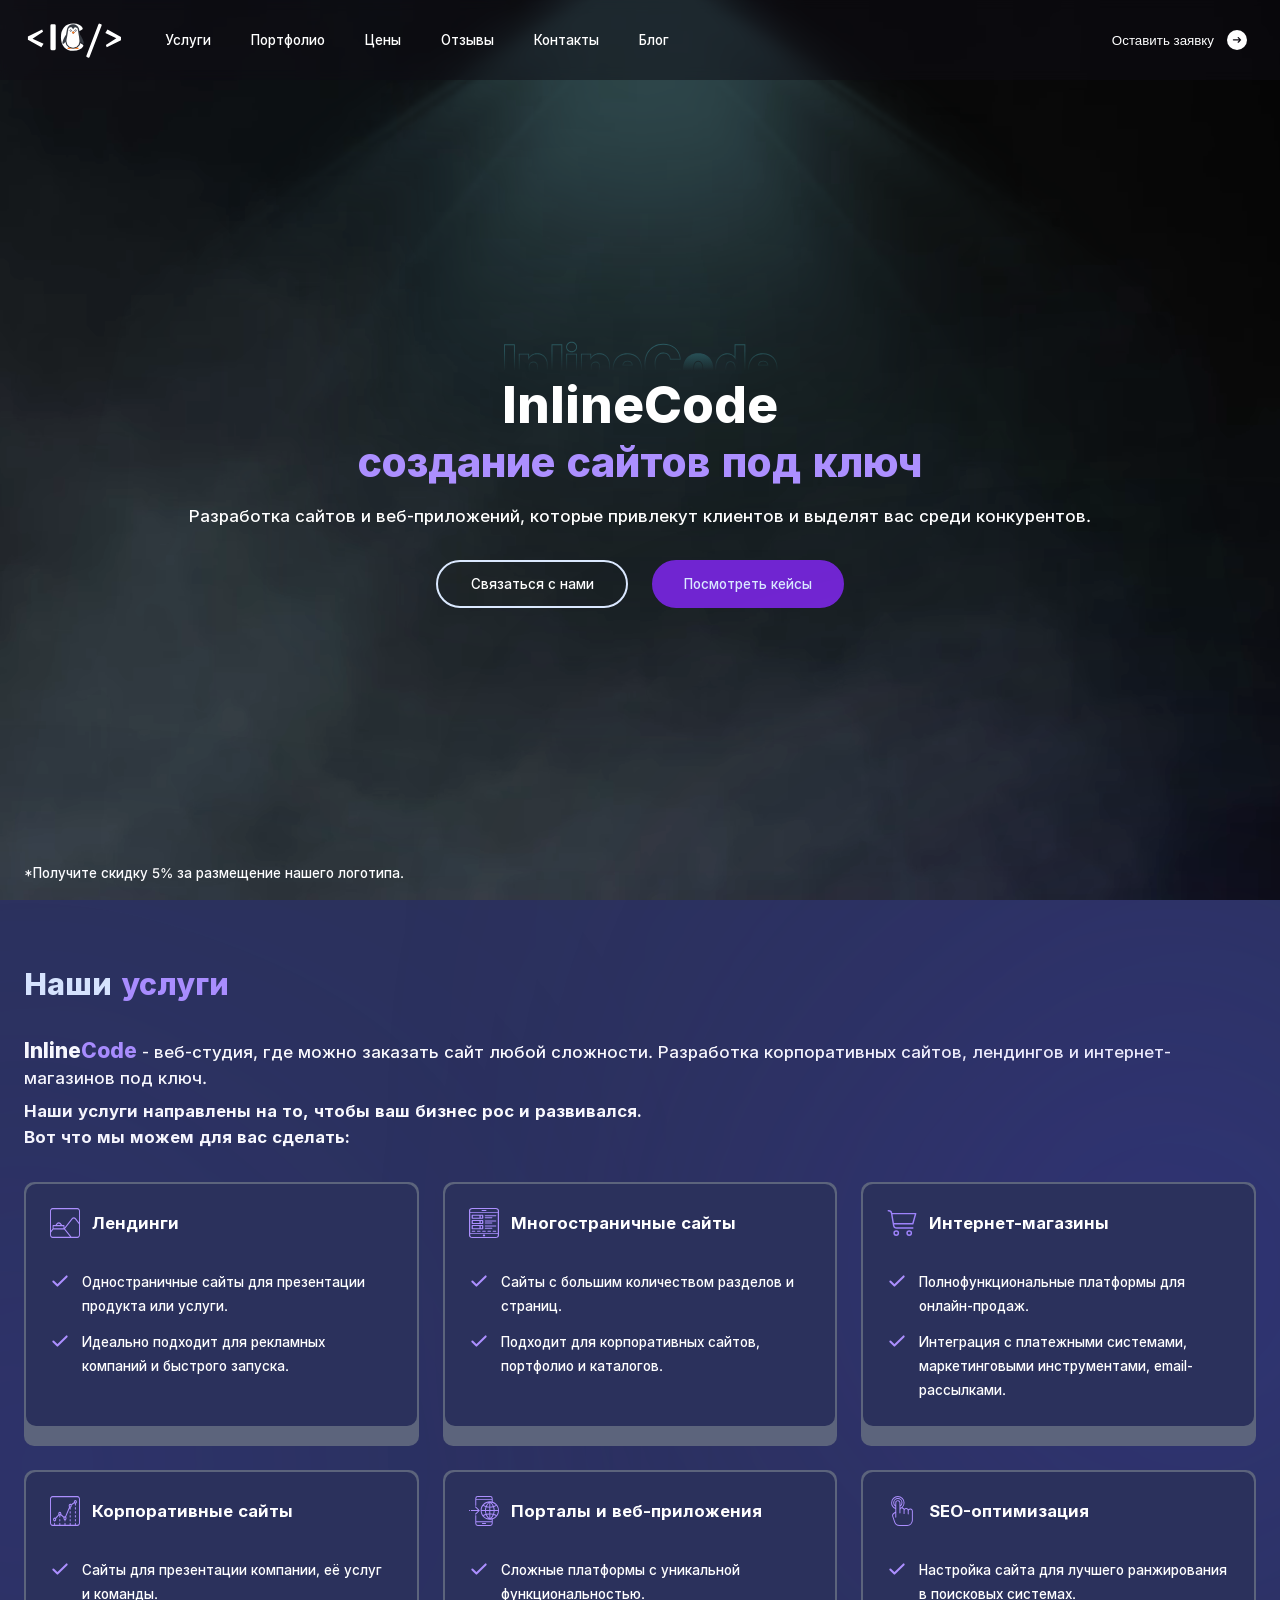
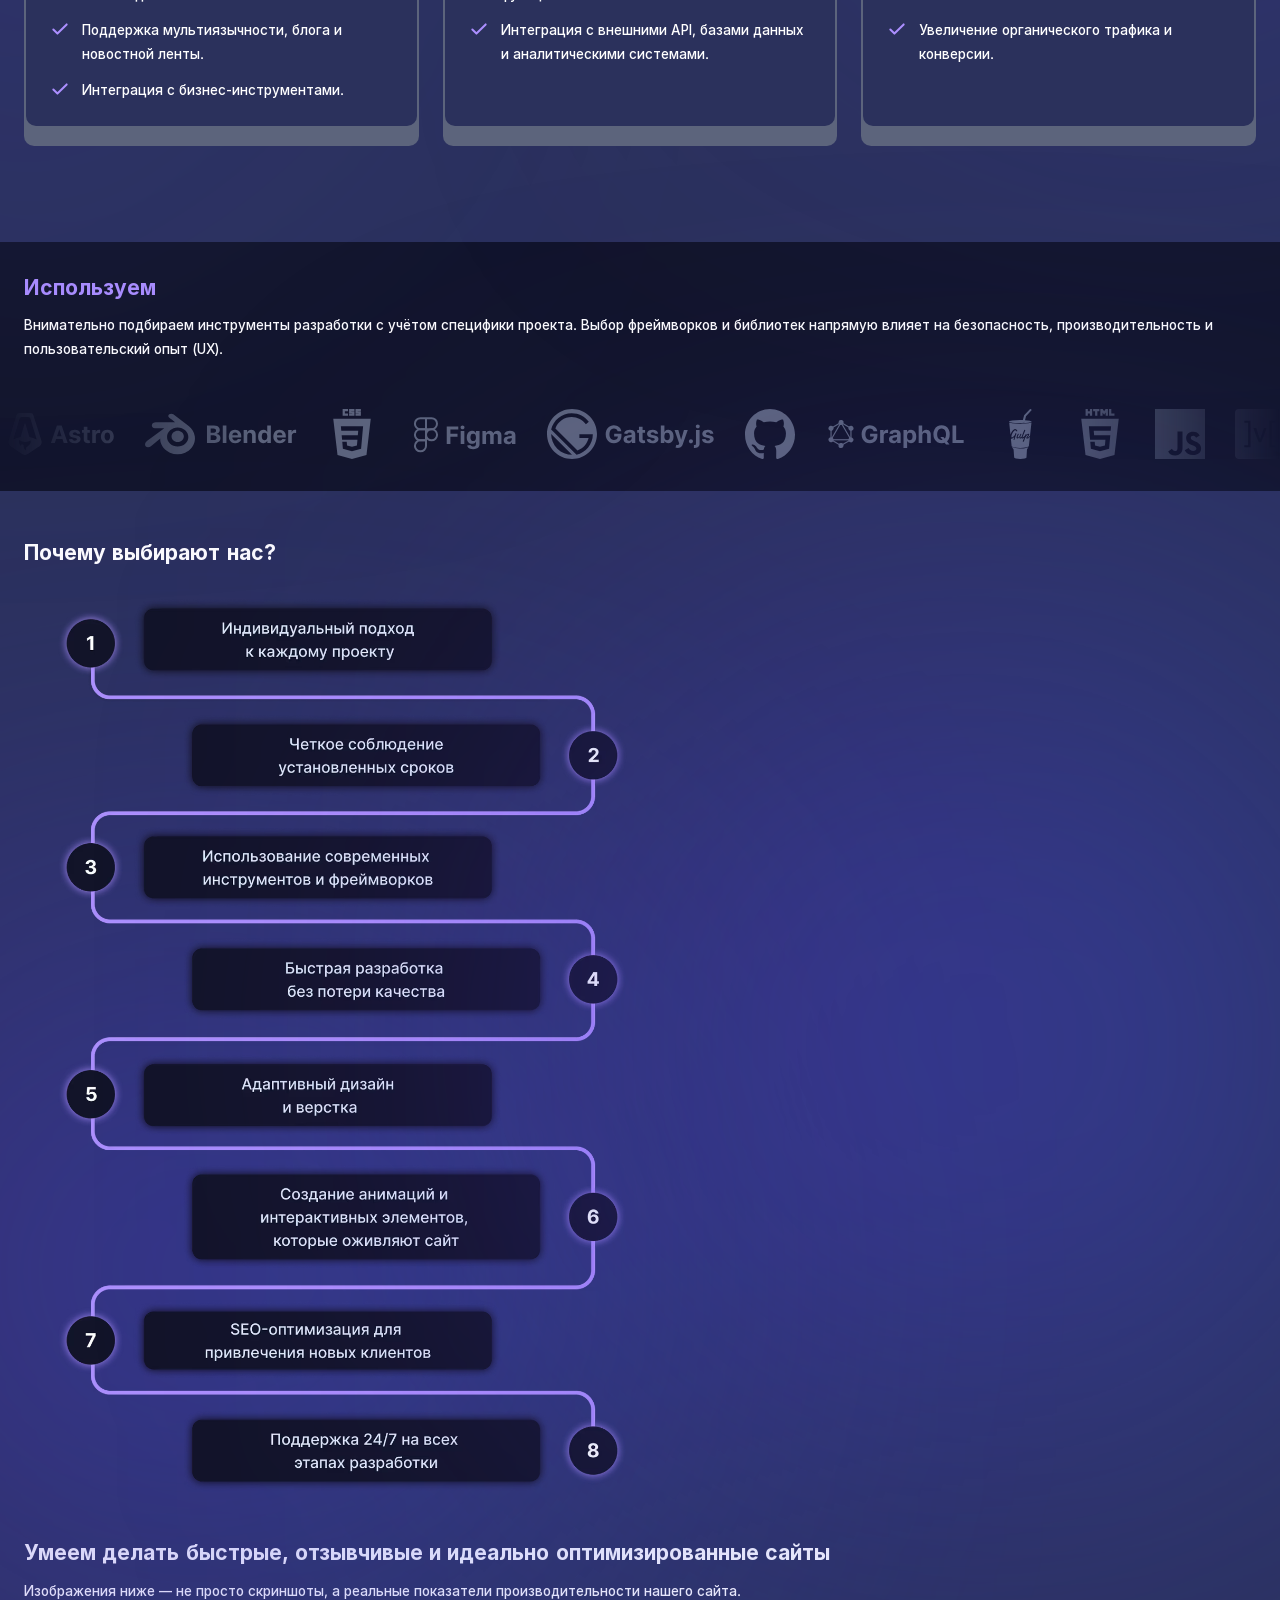
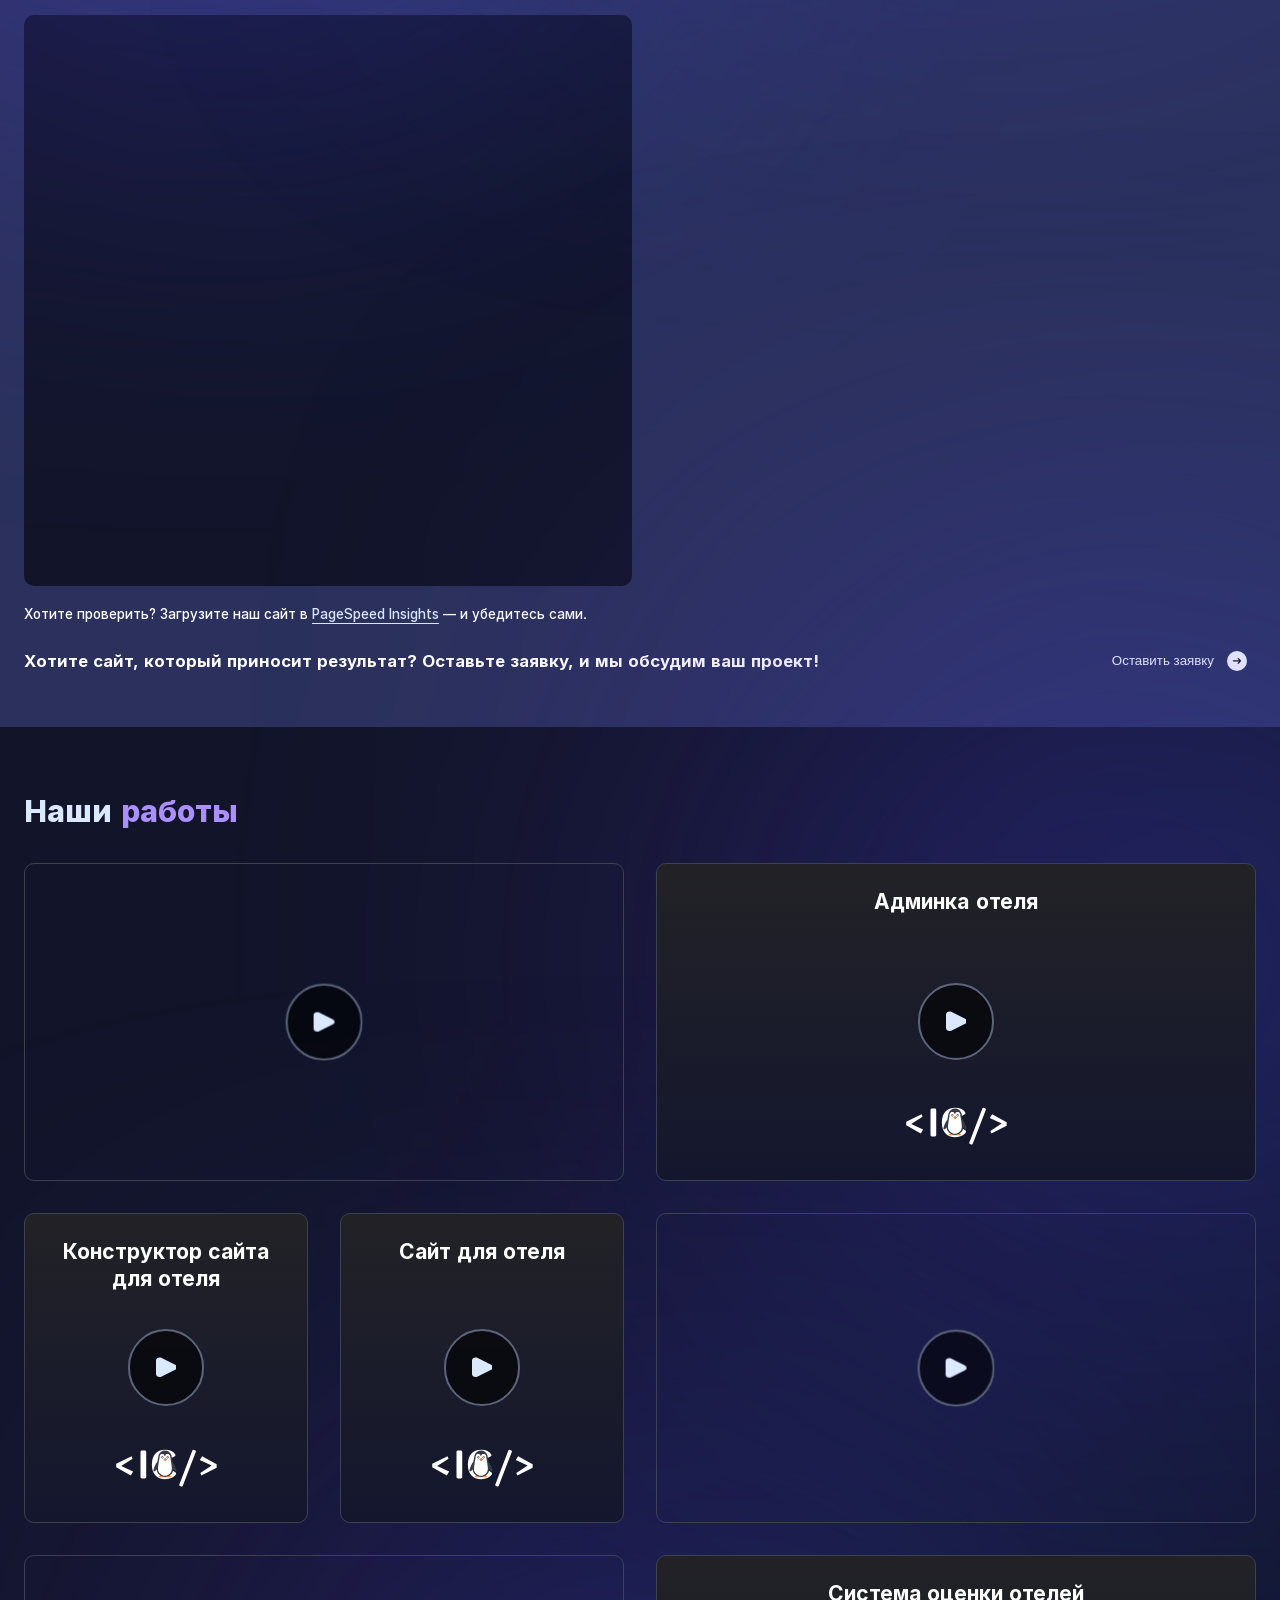
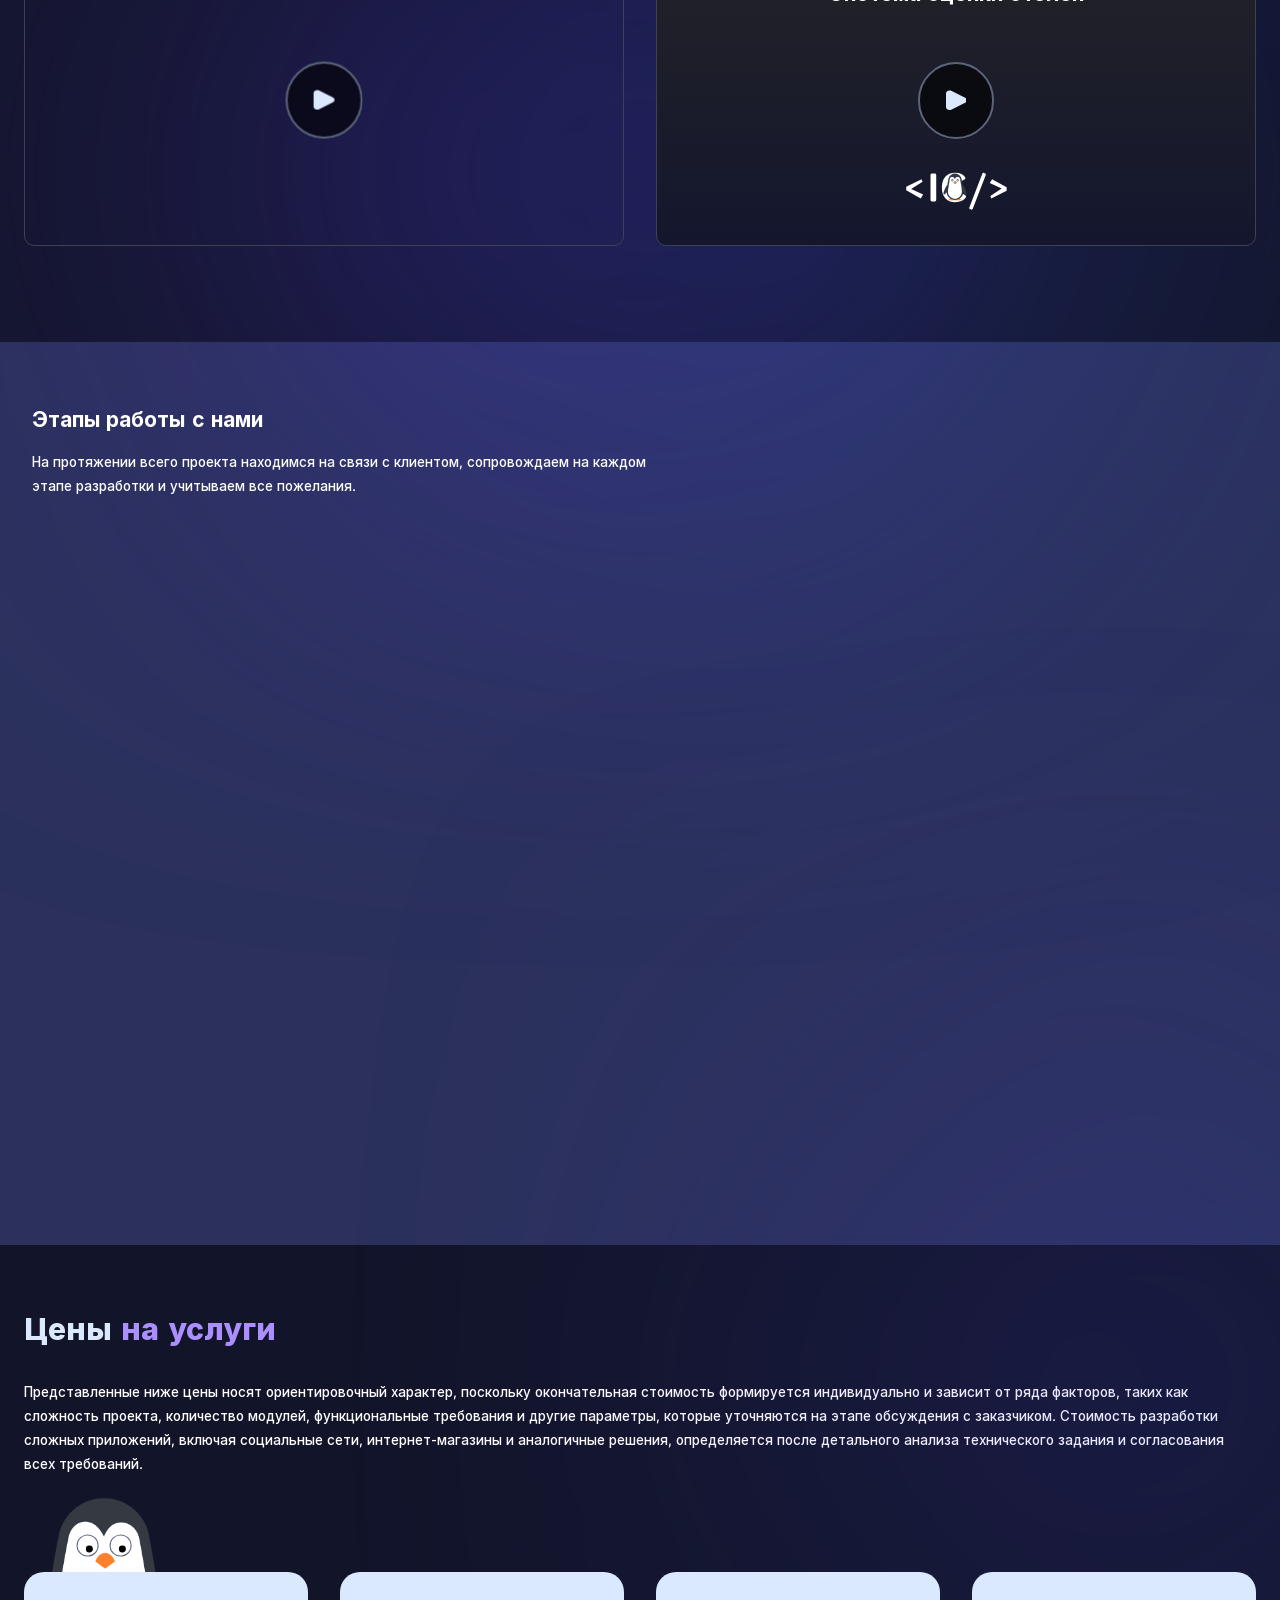
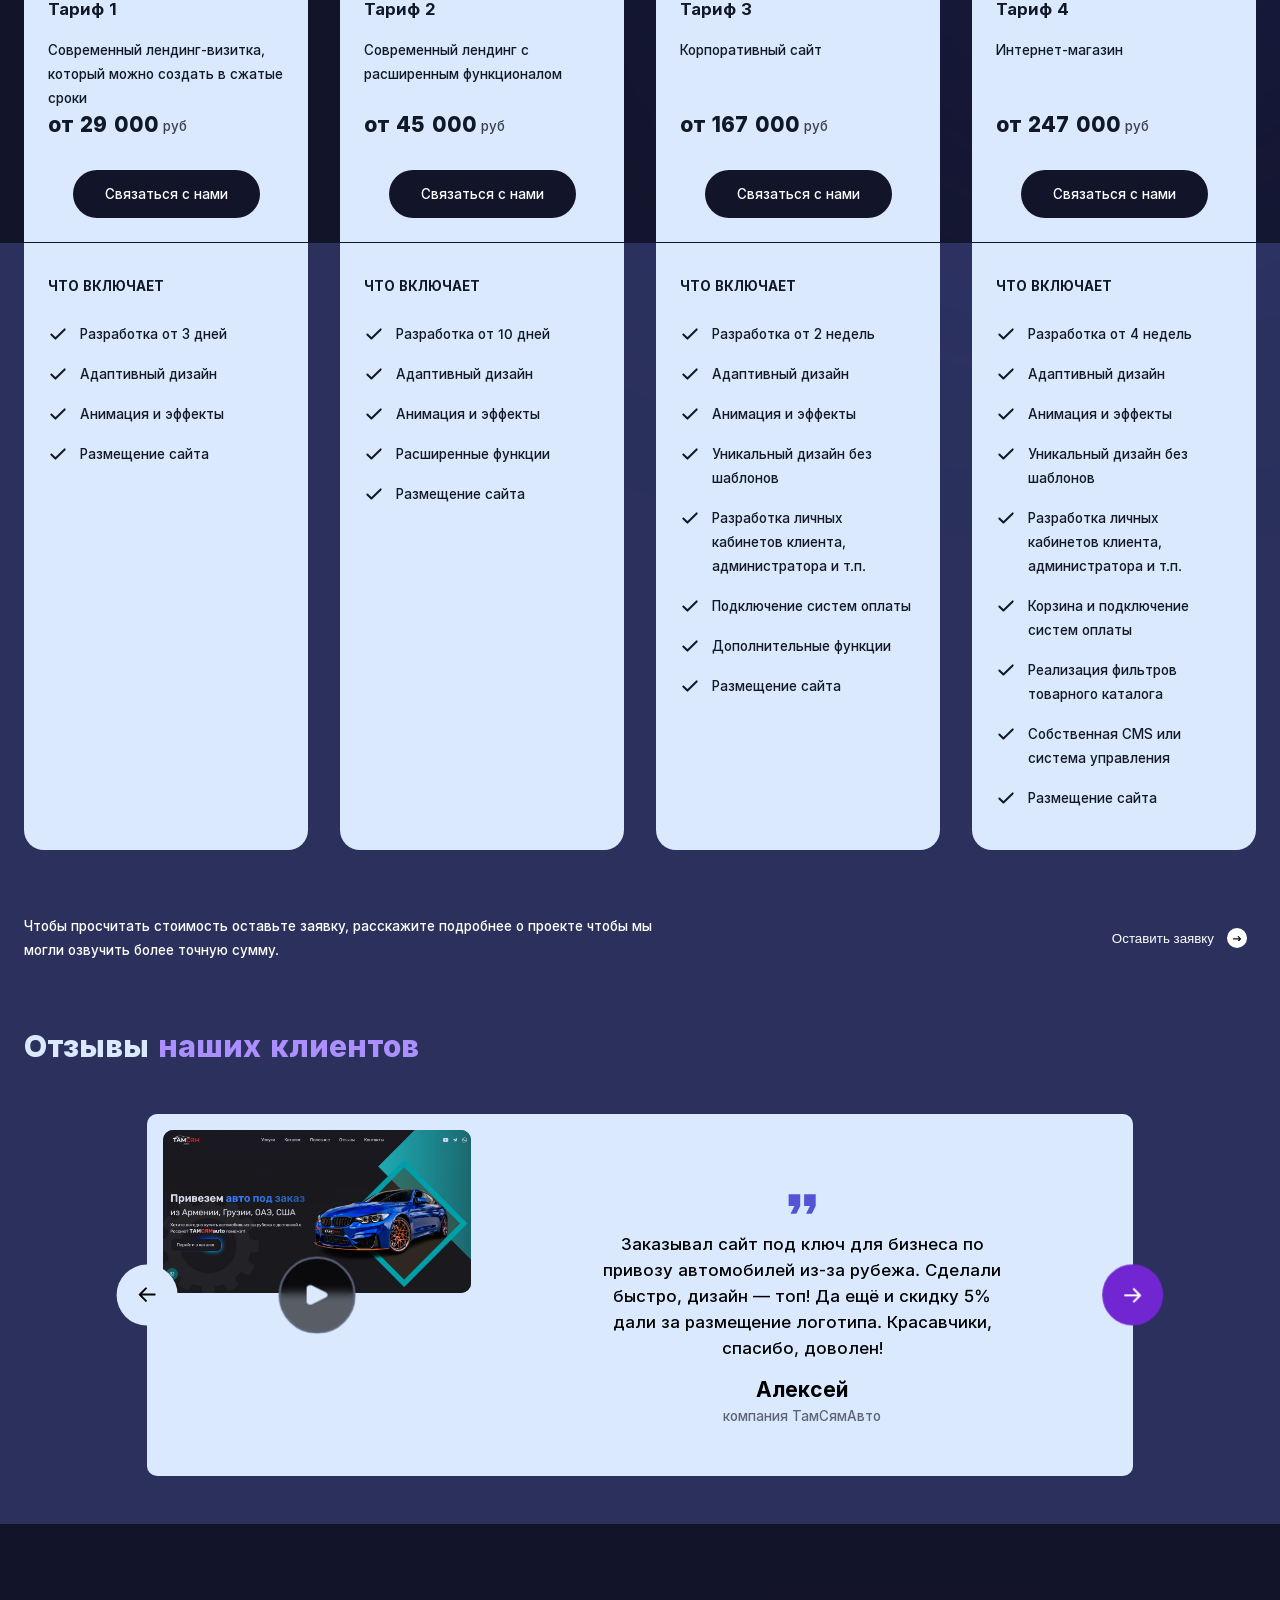
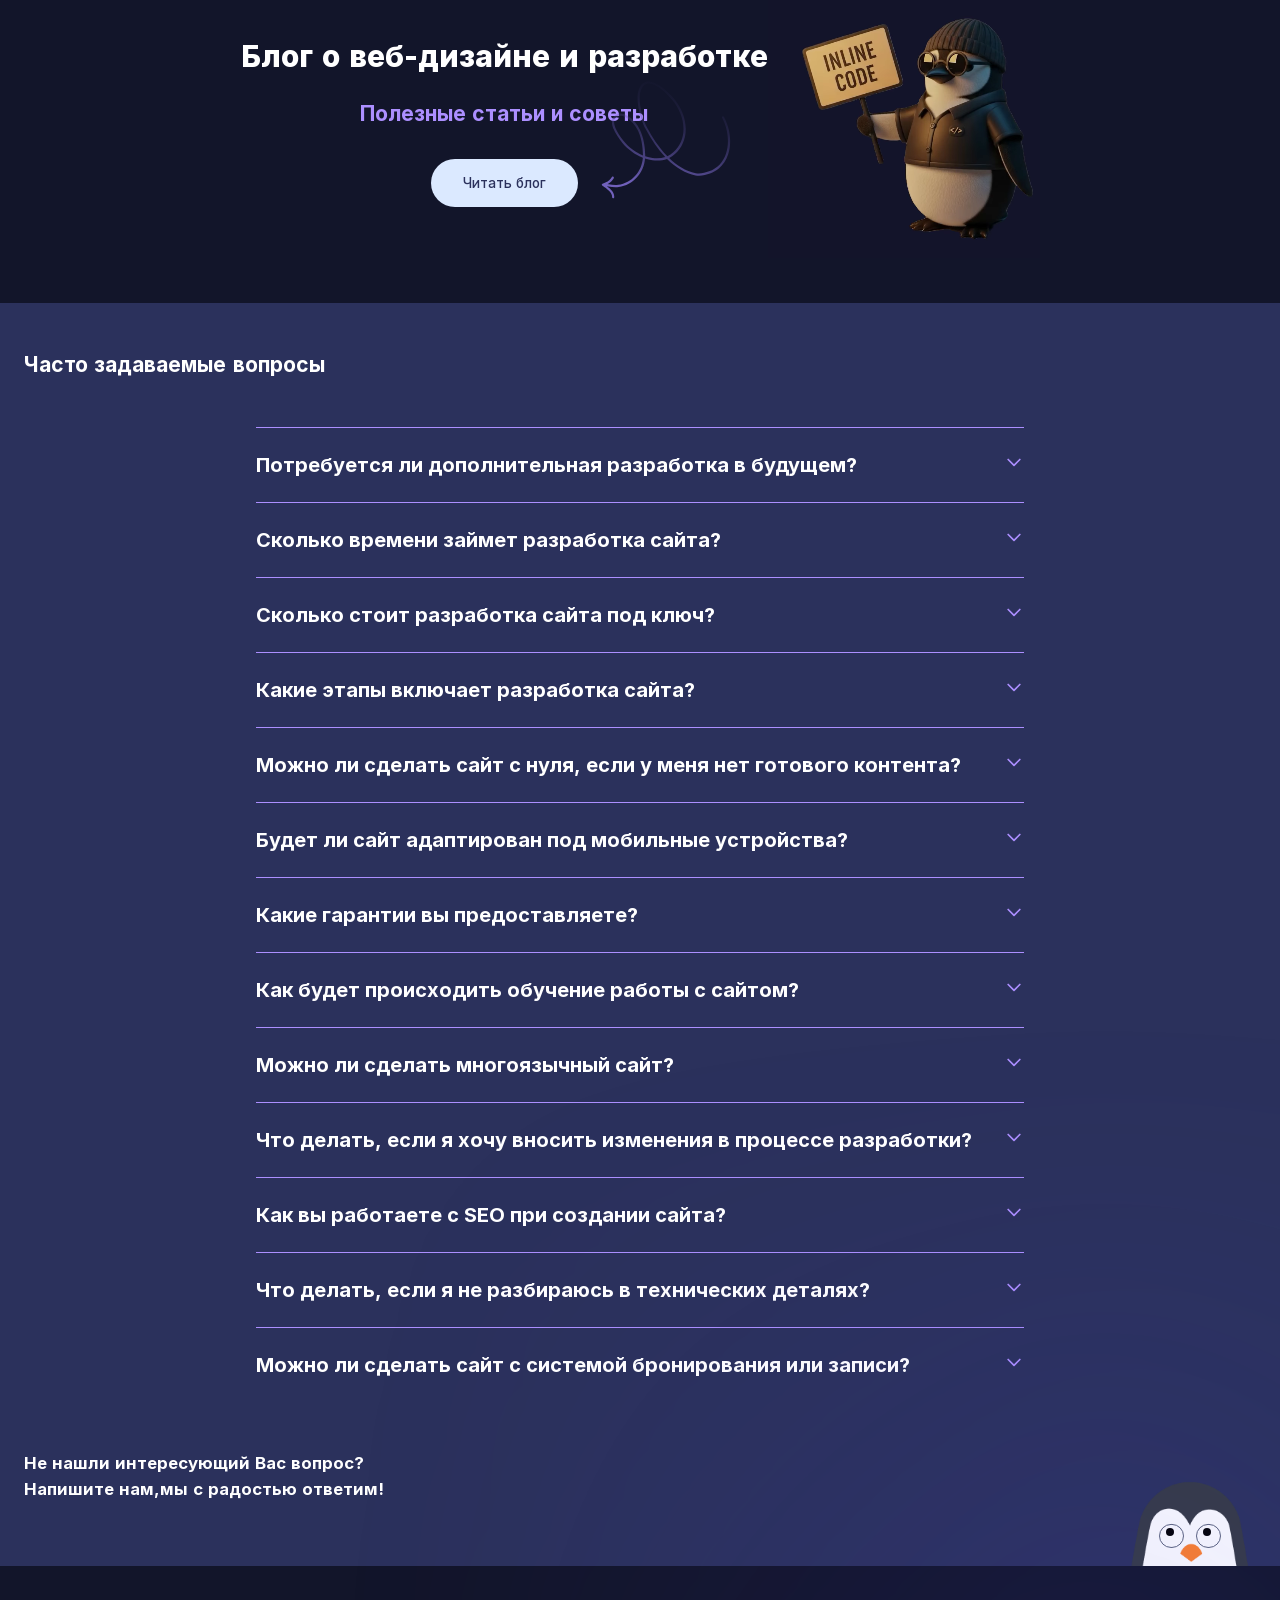
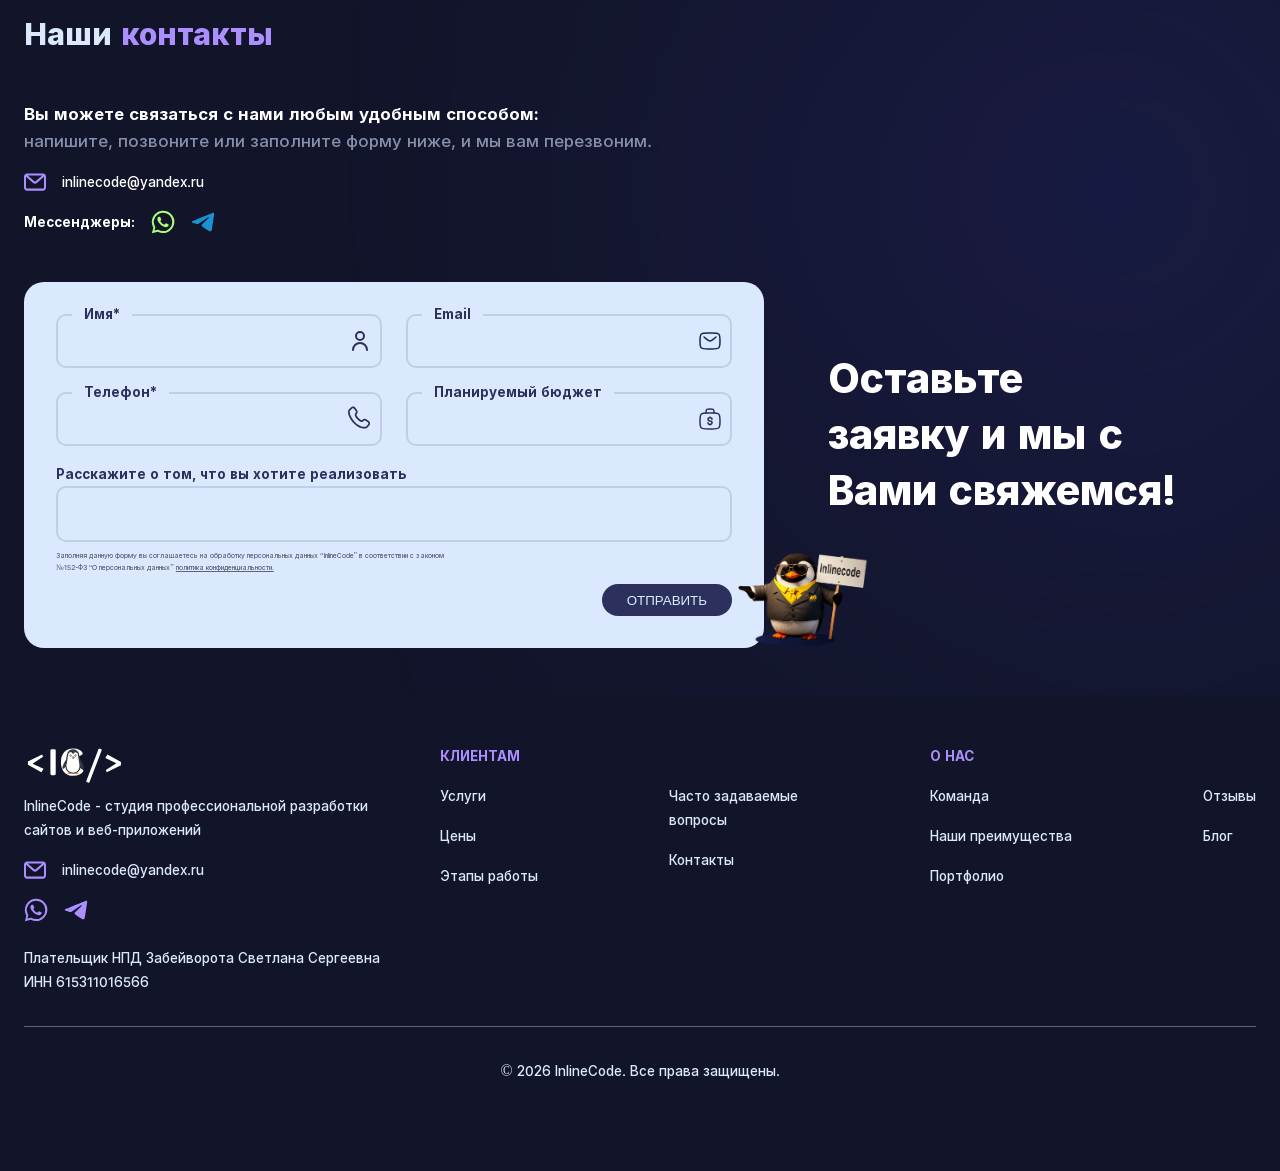
<file: index.html>
<!doctype html><html class=Ua lang=ru><meta charset=UTF-8><meta name=viewport content="width=device-width"><meta name=color-scheme content="only light"><title>Заказать сайт под ключ от InlineCode</title><meta name=description content="Разрабатываем сайты под ключ: у нас можно заказать сайт для кондитерской, корпоративный сайт, интернет-магазин, лендинг. Дизайн, SEO, адаптивность."><link rel=icon href=/favicon.ico sizes=32x32><link rel=icon href=/favicon.png sizes=120x120 type=image/png><link rel=icon media="(prefers-color-scheme: light)" type=image/svg+xml href=/favicon.svg><link rel=icon media="(prefers-color-scheme: dark)" type=image/svg+xml href=/favicon-white.svg><script type=module src=/_astro/ClientRouter.astro_astro_type_script_index_0_lang.DW16d_zL.js></script><meta name=astro-view-transitions-enabled content=true><meta name=astro-view-transitions-fallback content=animate><meta name=google-site-verification content=LvQRum0GHJ_vB7NYBADrHj_U7cCRwNQ1hW0VBRiqmSQ><meta name=yandex-verification content=292c5c5a62321f1e><style>.wa{aspect-ratio:1;width:13.5%;rotate:var(--eye-angle);border:1px solid var(--color-gray);background:#fff;border-radius:50%;position:absolute;top:20%}.wa.xa{left:var(--eye-left)}.wa.Aa{right:var(--eye-left)}.ya{background-color:var(--color-black);width:36%;height:36%;top:15%;left:25%}@media (pointer:coarse){:where(#spy-faq,#spy-price,#spy-blog-content)[data-animate]{transition:translate .3s linear;& .wa{transition:rotate .15s linear}}}#spy-faq:where([data-animate=true],[data-animate=visibility]){--eye-angle:-120deg;translate:0 50%}#spy-blog-content{--eye-angle:120deg;&:where([data-animate=true],[data-animate=visibility]){--eye-angle:180deg;translate:0 50%}}#spy-price[data-animate=true]{translate:0 -50%;& .wa{rotate:55deg}}#spy-price[data-animate=visibility]{translate:0 50%}</style><link rel=stylesheet href=/_astro/index.0NAeLEtT.css><style>.astro-route-announcer{clip:rect(0 0 0 0);clip-path:inset(50%);white-space:nowrap;width:1px;height:1px;position:absolute;top:0;left:0;overflow:hidden}</style><script type=module src=/_astro/page.DffPipBq.js></script><body class="Ua Va Wa Xa Ya g h"><header id=header class="E Ia bc fc oh ph"> <div class=e> <div class="J b g i qh"> <nav class=rh> <ul class="He sh th"> <li> <a href=/#services class="db eb nc uh vh"> Услуги </a> <li> <a href=/#portfolio class="db eb nc uh vh"> Портфолио </a> <li> <a href=/#prices class="db eb nc uh vh"> Цены </a> <li> <a href=/#reviews class="db eb nc uh vh"> Отзывы </a> <li> <a href=/#contacts class="db eb nc uh vh"> Контакты </a> <li> <a href=/blog/ class="db eb nc uh vh"> Блог </a> </li> </ul> </nav> <button aria-label="Открыть меню" id=menu-hamburger class="Ai Q g i j wh zi" data-hamburger=true> <svg id=menu-icon class="Xa k wi xg xi yg" viewBox="0 0 100 80"> <line x1=20 y1=20 x2=80 y2=20 stroke=currentColor stroke-width=8 stroke-linecap=round class="xg yg yi"/> <line x1=20 y1=40 x2=80 y2=40 stroke=currentColor stroke-width=8 stroke-linecap=round class="Hh yg"/> <line x1=20 y1=60 x2=80 y2=60 stroke=currentColor stroke-width=8 stroke-linecap=round class="xg yg yi"/> </svg> </button> <a href=/ aria-label="Домашняя страница"> <svg width=163 height=61 fill=none aria-hidden=true viewBox="0 0 163 61" class="_g ah c"><title>Логотип студии разработки сайтов под ключ InlineCode</title><path fill=#fff d="M28.08 42.32 6.3 30.2v-5.22l22.98-11.34 1.44 3.66-16.98 11.04 17.82 8.28zM44.677 47q-2.052 0-2.051-2.197V7.186q0-2.198 2.05-2.198h4.454q2.05 0 2.05 2.198v37.617Q51.18 47 49.13 47zm14.91-21.006q0-10.107 5.127-16.055 5.127-5.947 14.795-5.947 5.567 0 9.434 1.729 3.867 1.728 5.45 5.01 1.053 2.167-.352 2.93l-3.516 1.874q-1.845.996-3.047-1.113-.762-1.349-2.842-2.432-2.05-1.083-4.834-1.084-6.151 0-8.613 3.897-2.46 3.867-2.46 11.191t2.46 11.22q2.46 3.868 8.613 3.868 3.31 0 5.567-1.494 2.285-1.495 3.164-2.842 1.435-2.198 3.047-1.113l3.515 2.344q1.436.965.293 2.93-1.7 2.928-5.83 5.009-4.13 2.08-10.049 2.08-9.521 0-14.736-5.947-5.185-5.948-5.185-16.055m41.865 32.08q-1.377-.527-.733-2.168l19.453-50.683q.645-1.64 1.992-1.114l2.373.909q1.377.527.733 2.168l-19.453 50.683q-.645 1.641-1.992 1.113zM133.53 42.32l-1.44-3.66 16.98-11.04-17.82-8.28 3.48-5.7 21.78 12.12v5.22z"/><path fill=#353A42 d="M95.912 32.394c-1.694-5.435-3.937-8.799-5.342-10.526-.773-4.818-1.661-9.484-1.858-10.053C87.342 7.847 83.61 5 79.22 5c-4.597 0-8.473 3.122-9.67 7.383-.133.473-.955 4.873-1.69 9.498-1.407 1.731-3.642 5.092-5.333 10.513-2.129 6.829 2.788 3.717 4.17.77a12.73 12.73 0 0 0 5.65 9.513 12.4 12.4 0 0 0 6.873 2.07 12.4 12.4 0 0 0 6.873-2.07 12.73 12.73 0 0 0 5.65-9.514c1.382 2.948 6.298 6.06 4.17-.769M79.22 42.523c-5.722 0-10.377-4.709-10.377-10.496 0-3.764 2.448-17.853 2.827-19.056.746-2.367 2.95-3.48 5.053-2.46 1.582.767 2.497 2.873 2.497 2.873s.66-2.054 2.2-2.78c2.358-1.113 4.845.54 5.404 2.868.309 1.287 2.772 14.742 2.772 18.555 0 5.787-4.655 10.496-10.376 10.496"/><path fill=#FF802A d="M72.346 42.758c-1.116.086-2.104.625-2.043 2.242h17.833c.061-1.617-.926-2.156-2.043-2.242a12.4 12.4 0 0 1-6.873 2.07 12.4 12.4 0 0 1-6.874-2.07"/><path fill=#fff d="M81.42 10.604c-1.54.726-2.2 2.78-2.2 2.78s-.915-2.105-2.497-2.873c-2.103-1.02-4.307.093-5.054 2.46-.379 1.204-2.826 15.292-2.826 19.056 0 5.787 4.655 10.496 10.376 10.496s10.376-4.708 10.376-10.496c0-3.813-2.463-17.267-2.772-18.554-.559-2.33-3.045-3.981-5.403-2.87m-1.926 6.316c1.54 0 2.127 1.842 2.127 1.842l-2.127 1.559-2.127-1.559s.587-1.842 2.127-1.842m-5.526-2.067a1.396 1.396 0 0 1 1.683-1.046c.75.18 1.214.942 1.035 1.702a1.395 1.395 0 0 1-1.682 1.046 1.413 1.413 0 0 1-1.036-1.702m9.467 1.702a1.396 1.396 0 0 1-1.682-1.046 1.41 1.41 0 0 1 1.035-1.702 1.395 1.395 0 0 1 1.682 1.046 1.414 1.414 0 0 1-1.035 1.702"/><path fill=#FF802A d="M81.622 18.762s-.588-1.842-2.128-1.842-2.127 1.842-2.127 1.842l2.127 1.559z"/><path fill=#fff stroke=#353A42 stroke-width=.5 d="M76.486 15.238a1.31 1.31 0 0 1-1.301 1.32 1.31 1.31 0 0 1-1.302-1.32c0-.731.585-1.32 1.302-1.32a1.31 1.31 0 0 1 1.301 1.32Zm8.071 0a1.31 1.31 0 0 1-1.302 1.32 1.31 1.31 0 0 1-1.302-1.32c0-.731.586-1.32 1.302-1.32a1.31 1.31 0 0 1 1.302 1.32Z"/><ellipse cx=75.495 cy=15.238 fill=#353A42 rx=.31 ry=.314 /><ellipse cx=83.565 cy=15.238 fill=#353A42 rx=.31 ry=.314 /></svg> </a> <button target=modal-contact-form class="Q Tc Wc Xa Xc Yc Zc _c ad bd cd g i nc xh"> Оставить заявку <div class="g i j na nc sb"> <svg fill=none aria-hidden=true viewBox="0 0 13 9" height=0.4375em><path stroke=#0F0C14 stroke-linecap=round stroke-linejoin=round stroke-width=2 d="M1 4.403h10.889M8.45 1l3.439 3.5L8.45 8"/></svg> </div> </button> </div> </div> </header> <main class=d> <div class=Za> <div id=hero class="_e af bf cf df k"> <video poster=[data-uri] class="E Ua cc sa z" playsinline muted autoplay loop> <source src=/_astro/smoke-background.BREZoe-u.webm type=video/webm> <source src=/_astro/smoke-background.C7c3acX8.mp4 type=video/mp4> </video> <div class="Da Fa cc ef ff gf z"></div> <div class=e> <div class="_e af bf g h j x"> <div class=hf> <h1 class="g h i"> <div class="gb if k n"> InlineCode <svg width=318 height=34 fill=none aria-hidden=true viewBox="0 0 318 34" class="Ua jf kf lf mf z"><path fill=url(#a) fill-rule=evenodd d="M12.547 33.54V2.854H0V33.54h1V3.855h10.547V33.54zm25.779 0v-4.87c.013-1.646-.404-2.794-1.123-3.578l-.005-.006c-.696-.771-1.689-1.204-3.114-1.204-.942 0-1.731.206-2.398.591l-.005.003c-.646.367-1.15.894-1.52 1.608-.355.711-.56 1.616-.574 2.749v4.706h-1v-4.712q.02-1.875.682-3.196.682-1.322 1.917-2.024 1.258-.725 2.898-.725 2.471 0 3.857 1.534 1.406 1.534 1.385 4.262v4.861zm12.419 0v-6.905c.014-2.586-.48-4.895-1.517-6.894-1.018-2.004-2.465-3.58-4.334-4.703-1.87-1.146-4.052-1.7-6.506-1.7-2.578 0-4.856.616-6.79 1.89a10.2 10.2 0 0 0-2.522 2.307v-3.77H17.168v19.774h1V14.764h9.908v6.008h.362q.27-.749.638-1.418a9.1 9.1 0 0 1 3.07-3.29q2.62-1.726 6.242-1.726 3.452 0 5.987 1.556 2.557 1.534 3.963 4.303 1.427 2.75 1.407 6.435v6.907zm16.87 0V2.854h-12.42V33.54h1V3.855h10.42V33.54zm17.05 0V13.763H72.246V33.54h1V14.764h10.42V33.54zm25.79 0v-4.87c.012-1.646-.404-2.794-1.123-3.578l-.005-.006c-.696-.771-1.689-1.204-3.114-1.204-.942 0-1.731.206-2.398.591l-.005.003c-.646.367-1.151.894-1.521 1.608-.354.712-.56 1.616-.573 2.749v4.706h-1v-4.712q.02-1.875.682-3.196.681-1.322 1.917-2.024 1.257-.725 2.898-.725 2.471 0 3.857 1.534 1.406 1.534 1.385 4.262v4.861zm12.419 0v-6.905c.014-2.586-.479-4.895-1.517-6.895-1.018-2.003-2.465-3.579-4.334-4.701-1.87-1.147-4.052-1.7-6.506-1.7-2.578 0-4.857.615-6.791 1.889a10.2 10.2 0 0 0-2.521 2.307v-3.77H89.297v19.774h1V14.764h9.908v6.008h.362q.271-.749.638-1.418a9.1 9.1 0 0 1 3.069-3.29q2.62-1.726 6.243-1.726 3.452 0 5.987 1.556 2.558 1.534 3.963 4.303 1.428 2.75 1.407 6.435v6.907zm37.281 0v-2.497c0-2.78-.404-5.281-1.235-7.489-.825-2.205-1.991-4.084-3.507-5.615-1.511-1.527-3.304-2.677-5.367-3.45-2.058-.772-4.309-1.15-6.743-1.15-3.441 0-6.483.742-9.09 2.265-2.595 1.504-4.608 3.618-6.028 6.323-1.424 2.696-2.118 5.816-2.118 9.329q0 1.173.097 2.283h1.004a25 25 0 0 1-.101-2.283q0-5.071 2.003-8.864 2.002-3.814 5.646-5.923 3.643-2.13 8.587-2.13 3.494 0 6.392 1.086t5.007 3.217q2.11 2.13 3.281 5.263 1.173 3.11 1.172 7.138v2.496zm119.904 0V2.854H267.64v14.303a12 12 0 0 0-.266-.32c-.895-1.038-2.018-1.87-3.349-2.506-1.389-.677-3.015-.994-4.845-.994-2.471 0-4.786.647-6.928 1.932l-.003.002c-2.168 1.31-3.885 3.31-5.174 5.933-1.31 2.666-1.935 5.998-1.935 9.944q0 1.234.085 2.39h1.003a32 32 0 0 1-.088-2.39q0-5.775 1.833-9.503 1.832-3.729 4.794-5.518 2.982-1.79 6.413-1.79 2.578 0 4.411.895 1.832.873 3.025 2.258.58.675 1.024 1.372.47.738.787 1.505h.213V3.855h10.419V33.54zm37.42 0v-2.497c0-2.78-.404-5.281-1.235-7.489-.825-2.205-1.99-4.084-3.507-5.615-1.511-1.527-3.304-2.677-5.367-3.45-2.057-.772-4.309-1.15-6.743-1.15-3.441 0-6.483.742-9.089 2.265-2.596 1.504-4.609 3.618-6.029 6.323-1.423 2.696-2.118 5.816-2.118 9.329q0 1.173.097 2.283h1.004a25 25 0 0 1-.101-2.283q0-5.071 2.003-8.864 2.003-3.814 5.646-5.923 3.644-2.13 8.587-2.13 3.494 0 6.392 1.086t5.007 3.217 3.282 5.263q1.171 3.11 1.171 7.138v2.496zm-48.776 0q.171-1.125.172-2.412 0-2.685-.725-4.624-.703-1.938-2.067-2.983-1.342-1.044-3.238-1.044-1.94 0-3.281 1.066-1.343 1.065-2.046 3.004-.682 1.94-.682 4.58 0 1.288.167 2.412h1.012a15 15 0 0 1-.179-2.411c0-1.677.217-3.084.624-4.244.418-1.152 1.003-1.985 1.725-2.558.695-.552 1.562-.849 2.66-.849 1.069 0 1.925.29 2.625.834l.006.004c.729.559 1.317 1.38 1.734 2.53l.003.01c.431 1.152.662 2.569.662 4.273q-.001 1.31-.185 2.411zm-25.878 0h-11.657q.153-1.115.153-2.37 0-2.727-.703-4.772-.681-2.047-1.981-3.196t-3.175-1.15q-1.939 0-3.281 1.15-1.322 1.15-2.024 3.196-.682 2.045-.682 4.773 0 1.254.149 2.368H207.97a24 24 0 0 1-.106-2.305c0-3.498.687-6.61 2.095-9.305l.001-.002c1.422-2.708 3.452-4.823 6.077-6.326h-.001l.498.868-.496-.868h-.001c2.651-1.523 5.785-2.263 9.361-2.263 3.575 0 6.702.74 9.34 2.263l-.003-.001-.495.869.501-.866-.003-.002c2.638 1.502 4.668 3.617 6.076 6.326v-.002l-.884.467.887-.461-.003-.004c1.424 2.695 2.118 5.808 2.118 9.307q0 1.182-.107 2.305m-12.667 0h-9.525a17 17 0 0 1-.158-2.37c0-1.736.217-3.214.629-4.452.424-1.233 1.012-2.133 1.731-2.76.695-.594 1.55-.907 2.627-.907 1.027 0 1.844.308 2.512.9.706.625 1.283 1.526 1.696 2.763l.003.009c.424 1.236.648 2.712.648 4.448q0 1.272-.163 2.368m-25.242 0h-1.017q.031-.165.057-.326.082-.498.13-1l-1.004-.005-9.649-.058a9.5 9.5 0 0 1-.352 1.388h-1.064a8.2 8.2 0 0 0 .431-1.562l.146-.832.845.006 10.653.064 1.093.006-.104 1.089q-.059.617-.165 1.23m-27.521 0a12 12 0 0 1-.471-.972c-.756-1.8-1.156-4.087-1.156-6.895 0-2.69.391-4.923 1.137-6.73.76-1.81 1.819-3.142 3.154-4.054 1.346-.91 2.969-1.383 4.915-1.383 1.098 0 2.071.156 2.931.455l.008.003.009.003c.88.29 1.621.704 2.237 1.235a6.2 6.2 0 0 1 1.506 1.948c.384.77.646 1.648.776 2.644l.113.87h12.635l-.108-1.097c-.266-2.723-.958-5.173-2.091-7.334-1.125-2.144-2.593-3.962-4.405-5.442-1.807-1.492-3.894-2.615-6.249-3.375-2.356-.775-4.905-1.157-7.639-1.157-4.033 0-7.704.902-10.989 2.724-3.302 1.831-5.911 4.508-7.828 8-1.932 3.52-2.872 7.764-2.872 12.69 0 2.853.312 5.478.947 7.866h1.036q-.984-3.538-.983-7.866 0-7.2 2.748-12.208t7.436-7.607q4.688-2.6 10.505-2.6 3.963 0 7.329 1.108 3.367 1.087 5.924 3.197 2.556 2.088 4.154 5.134 1.392 2.653 1.862 5.968.07.492.12 1h-10.653q-.214-1.64-.874-2.962a7.2 7.2 0 0 0-1.747-2.258q-1.087-.938-2.578-1.428-1.47-.51-3.26-.511-3.175 0-5.476 1.555-2.28 1.556-3.516 4.496-1.214 2.94-1.214 7.116 0 4.347 1.236 7.287.128.297.266.58zM74.013 10.232l.005.005c1.241 1.14 2.742 1.712 4.448 1.712 1.719 0 3.223-.57 4.453-1.717 1.245-1.16 1.895-2.6 1.895-4.269 0-1.655-.652-3.08-1.895-4.225C81.691.579 80.187 0 78.466 0c-1.71 0-3.211.582-4.45 1.737-1.245 1.145-1.898 2.57-1.898 4.227 0 1.669.65 3.109 1.895 4.269M78.466 1q2.217 0 3.772 1.47 1.575 1.448 1.576 3.494 0 2.067-1.576 3.537-1.555 1.45-3.772 1.45-2.194 0-3.771-1.45-1.577-1.47-1.577-3.537 0-2.045 1.577-3.494Q76.271 1 78.466 1m69.994 26.59h-11.117a6.6 6.6 0 0 1 .125-1q.204-.99.721-1.833a5.8 5.8 0 0 1 2.195-2.11q1.385-.788 3.132-.788 1.726 0 3.047.746a5.35 5.35 0 0 1 2.109 2.024q.528.895.703 1.962.079.483.086 1zm-.101-1h-9.865q.178-.709.548-1.31l.004-.006a4.8 4.8 0 0 1 1.822-1.751l.011-.006c.758-.432 1.629-.658 2.637-.658 1.002 0 1.844.216 2.555.617l.009.005.008.004a4.36 4.36 0 0 1 1.723 1.652c.259.44.443.921.548 1.454m157.426 1h-11.117q.024-.516.124-1 .205-.99.721-1.833a5.8 5.8 0 0 1 2.195-2.11q1.384-.788 3.132-.788 1.726 0 3.047.746a5.35 5.35 0 0 1 2.109 2.024q.53.895.703 1.962.079.483.086 1zm-.102-1h-9.865q.178-.709.548-1.31l.004-.006a4.8 4.8 0 0 1 1.823-1.751l.01-.006c.758-.432 1.629-.658 2.637-.658 1.003 0 1.844.216 2.555.617l.009.005.008.004a4.35 4.35 0 0 1 1.723 1.652c.259.44.443.921.548 1.454" clip-rule=evenodd /><defs><linearGradient id=a x1=143.56 x2=143.56 y1=10.492 y2=33.539 gradientUnits=userSpaceOnUse><stop stop-color=#57E7F5 stop-opacity=.25 /><stop offset=1 stop-color=#57E7F5 stop-opacity=0 /></linearGradient></defs></svg> </div> <div class="Qc Sb Tb gb nf p">создание сайтов <br class="He Ze"> под ключ</div> </h1> <p class="of p u"> Разработка сайтов и веб-приложений, которые привлекут клиентов и выделят вас среди конкурентов. </p> <ul class="J L de g i j"> <li> <a href=/#contacts class="N Q R T W dd ed fd g gd i j nc pf"> <div class="p qf rf"> Связаться с нами </div> <div class="oe qf rf" aria-hidden=true> Посмотреть кейсы </div> </a> </li> <li> <a class="I Q R T dd ed hd ia kc la nc pf" href=/#portfolio> Посмотреть кейсы </a> </li> </ul> </div> <div class="Sb p q sf tf x"> *Получите скидку 5% за размещение нашего логотипа. </div> </div> </div> </div> <script>!function(){let e=window.matchMedia("(max-width: 64rem)");function s(){let s,a,i;e.matches&&(a=document.querySelector("header"),i=document.querySelector("[data-hamburger]"),i?.addEventListener("click",()=>{if(s||(a?.insertAdjacentHTML("afterend",'<aside class="Md Ig yh bc cc zh oh Ah fc Bh Oa Ch" data-sidebar tabindex="-1"> <div class="e"> <nav> <ul class="Kb Dh g h"> <li style="--delay:0ms" class="_a Eh Fh jc k g i Gh ke Hh sg Ih Jh"> <svg aria-hidden="true" width="1.7em" height="1.7em"> <use href="/icons.svg#sidebar-service-icon"></use> </svg> <a href="/#services"> <span class="z cc"></span> Услуги </a> </li><li style="--delay:50ms" class="_a Eh Fh jc k g i Gh ke Hh sg Ih Jh"> <svg aria-hidden="true" width="1.7em" height="1.7em"> <use href="/icons.svg#sidebar-portfolio-icon"></use> </svg> <a href="/#portfolio"> <span class="z cc"></span> Портфолио </a> </li><li style="--delay:100ms" class="_a Eh Fh jc k g i Gh ke Hh sg Ih Jh"> <svg aria-hidden="true" width="1.7em" height="1.7em"> <use href="/icons.svg#sidebar-price-icon"></use> </svg> <a href="/#prices"> <span class="z cc"></span> Цены </a> </li><li style="--delay:150ms" class="_a Eh Fh jc k g i Gh ke Hh sg Ih Jh"> <svg aria-hidden="true" width="1.7em" height="1.7em"> <use href="/icons.svg#sidebar-reviews-icon"></use> </svg> <a href="/#reviews"> <span class="z cc"></span> Отзывы </a> </li><li style="--delay:200ms" class="_a Eh Fh jc k g i Gh ke Hh sg Ih Jh"> <svg aria-hidden="true" width="1.7em" height="1.7em" class="Tb"> <use href="/icons.svg#sidebar-contacts-icon"></use> </svg> <a href="/#contacts"> <span class="z cc"></span> Контакты </a> </li><li style="--delay:250ms" class="_a Eh Fh jc k g i Gh ke Hh sg Ih Jh"> <svg aria-hidden="true" width="1.7em" height="1.7em"> <use href="/icons.svg#sidebar-blog-icon"></use> </svg> <a href="/blog"> <span class="z cc"></span> Блог </a> </li> </ul> </nav> </div> </aside>'),(s=document.querySelector("aside")).addEventListener("click",e=>{e.target?.closest("a")&&i.click()})),i.classList.toggle("open"),s.dataset.active){delete s.dataset.active,delete document.body.dataset.lock;return}document.body.dataset.lock="true",s.dataset.active="true"}))}s(),document.addEventListener("astro:after-swap",s),e.addEventListener("change",s)}()</script> <section id=services class="Wd a ib k"> <div class=e> <h2 class="I fb gb" aria-atomic=true> Наши <span class=Tb>услуги</span> </h2> <p class="Le de u"> <span class="H gb">Inline<span class=Tb>Code</span></span> - веб-студия, где можно заказать сайт любой сложности. Разработка корпоративных сайтов, лендингов и интернет-магазинов под ключ. </p> <p class="t u"> Наши услуги направлены на то, чтобы ваш бизнес рос и развивался. </p> <p class="md t u"> Вот что мы можем для вас сделать: </p> <div class=k> <div class="B Ic Me Ne re se z"></div> <div class="Ia Ic Ja Oe sb tc uc z"></div> <div id=cards class="J Pe W"> <div class="Qe Re Se Te k ma pa"> <div class="Ua _ a ma x"> <h3 class="Ib Rc g i t u"> <svg aria-hidden=true class="Ue c" width=1.5em height=1.5em> <use href=/icons.svg#services-landing /> </svg> Лендинги </h3> <ul class="Ve g h"> <li class="Ib g"> <svg height=20 fill=none aria-hidden=true viewBox="0 0 20 20" class="Tb We Xe Ye c"><path stroke=currentColor stroke-linecap=round stroke-linejoin=round stroke-width=2 d="m3.333 10.51 4.103 4.073 9.23-9.166"/></svg> Одностраничные сайты для презентации продукта или услуги. <li class="Ib g"> <svg height=20 fill=none aria-hidden=true viewBox="0 0 20 20" class="Tb We Xe Ye c"><path stroke=currentColor stroke-linecap=round stroke-linejoin=round stroke-width=2 d="m3.333 10.51 4.103 4.073 9.23-9.166"/></svg> Идеально подходит для рекламных компаний и быстрого запуска. </li> </ul> </div> </div><div class="Qe Re Se Te k ma pa"> <div class="Ua _ a ma x"> <h3 class="Ib Rc g i t u"> <svg aria-hidden=true class="Ue c" width=1.5em height=1.5em> <use href=/icons.svg#services-multi-page /> </svg> Многостраничные сайты </h3> <ul class="Ve g h"> <li class="Ib g"> <svg height=20 fill=none aria-hidden=true viewBox="0 0 20 20" class="Tb We Xe Ye c"><path stroke=currentColor stroke-linecap=round stroke-linejoin=round stroke-width=2 d="m3.333 10.51 4.103 4.073 9.23-9.166"/></svg> Сайты с большим количеством разделов и страниц. <li class="Ib g"> <svg height=20 fill=none aria-hidden=true viewBox="0 0 20 20" class="Tb We Xe Ye c"><path stroke=currentColor stroke-linecap=round stroke-linejoin=round stroke-width=2 d="m3.333 10.51 4.103 4.073 9.23-9.166"/></svg> Подходит для корпоративных сайтов, портфолио и каталогов. </li> </ul> </div> </div><div class="Qe Re Se Te k ma pa"> <div class="Ua _ a ma x"> <h3 class="Ib Rc g i t u"> <svg aria-hidden=true class="Ue c" width=1.5em height=1.5em> <use href=/icons.svg#services-cart /> </svg> Интернет-магазины </h3> <ul class="Ve g h"> <li class="Ib g"> <svg height=20 fill=none aria-hidden=true viewBox="0 0 20 20" class="Tb We Xe Ye c"><path stroke=currentColor stroke-linecap=round stroke-linejoin=round stroke-width=2 d="m3.333 10.51 4.103 4.073 9.23-9.166"/></svg> Полнофункциональные платформы для онлайн-продаж. <li class="Ib g"> <svg height=20 fill=none aria-hidden=true viewBox="0 0 20 20" class="Tb We Xe Ye c"><path stroke=currentColor stroke-linecap=round stroke-linejoin=round stroke-width=2 d="m3.333 10.51 4.103 4.073 9.23-9.166"/></svg> Интеграция с платежными системами, маркетинговыми инструментами, email-рассылками. </li> </ul> </div> </div><div class="Qe Re Se Te k ma pa"> <div class="Ua _ a ma x"> <h3 class="Ib Rc g i t u"> <svg aria-hidden=true class="Ue c" width=1.5em height=1.5em> <use href=/icons.svg#services-corp-web /> </svg> Корпоративные сайты </h3> <ul class="Ve g h"> <li class="Ib g"> <svg height=20 fill=none aria-hidden=true viewBox="0 0 20 20" class="Tb We Xe Ye c"><path stroke=currentColor stroke-linecap=round stroke-linejoin=round stroke-width=2 d="m3.333 10.51 4.103 4.073 9.23-9.166"/></svg> Сайты для презентации компании, её услуг и команды. <li class="Ib g"> <svg height=20 fill=none aria-hidden=true viewBox="0 0 20 20" class="Tb We Xe Ye c"><path stroke=currentColor stroke-linecap=round stroke-linejoin=round stroke-width=2 d="m3.333 10.51 4.103 4.073 9.23-9.166"/></svg> Поддержка мультиязычности, блога и новостной ленты. <li class="Ib g"> <svg height=20 fill=none aria-hidden=true viewBox="0 0 20 20" class="Tb We Xe Ye c"><path stroke=currentColor stroke-linecap=round stroke-linejoin=round stroke-width=2 d="m3.333 10.51 4.103 4.073 9.23-9.166"/></svg> Интеграция с бизнес-инструментами. </li> </ul> </div> </div><div class="Qe Re Se Te k ma pa"> <div class="Ua _ a ma x"> <h3 class="Ib Rc g i t u"> <svg aria-hidden=true class="Ue c" width=1.5em height=1.5em> <use href=/icons.svg#services-portals /> </svg> Порталы и веб-приложения </h3> <ul class="Ve g h"> <li class="Ib g"> <svg height=20 fill=none aria-hidden=true viewBox="0 0 20 20" class="Tb We Xe Ye c"><path stroke=currentColor stroke-linecap=round stroke-linejoin=round stroke-width=2 d="m3.333 10.51 4.103 4.073 9.23-9.166"/></svg> Сложные платформы с уникальной функциональностью. <li class="Ib g"> <svg height=20 fill=none aria-hidden=true viewBox="0 0 20 20" class="Tb We Xe Ye c"><path stroke=currentColor stroke-linecap=round stroke-linejoin=round stroke-width=2 d="m3.333 10.51 4.103 4.073 9.23-9.166"/></svg> Интеграция с внешними API, базами данных и аналитическими системами. </li> </ul> </div> </div><div class="Qe Re Se Te k ma pa"> <div class="Ua _ a ma x"> <h3 class="Ib Rc g i t u"> <svg aria-hidden=true class="Ue c" width=1.5em height=1.5em> <use href=/icons.svg#services-seo /> </svg> SEO-оптимизация </h3> <ul class="Ve g h"> <li class="Ib g"> <svg height=20 fill=none aria-hidden=true viewBox="0 0 20 20" class="Tb We Xe Ye c"><path stroke=currentColor stroke-linecap=round stroke-linejoin=round stroke-width=2 d="m3.333 10.51 4.103 4.073 9.23-9.166"/></svg> Настройка сайта для лучшего ранжирования в поисковых системах. <li class="Ib g"> <svg height=20 fill=none aria-hidden=true viewBox="0 0 20 20" class="Tb We Xe Ye c"><path stroke=currentColor stroke-linecap=round stroke-linejoin=round stroke-width=2 d="m3.333 10.51 4.103 4.073 9.23-9.166"/></svg> Увеличение органического трафика и конверсии. </li> </ul> </div> </div> </div> </div> </div> </section> <script type=module>document.addEventListener("astro:page-load",()=>{if(!window.matchMedia("(pointer: coarse)").matches){let e=document.getElementById("services"),t=document.getElementById("cards"),o=[...t?.children];if(!t)return;let{offsetTop:f,offsetLeft:s}=t.offsetParent,a=Date.now();e?.addEventListener("mousemove",t=>{let n=Date.now();n-a<30||(a=n,o.forEach((o,a)=>{let n,r;n=t.pageX-e.offsetLeft-s-o.offsetLeft,r=t.pageY-e.offsetTop-f-o.offsetTop,o.style.setProperty("--x",`${n}px`),o.style.setProperty("--y",`${r}px`)}))})}})</script> <section class="Ee Va"> <div class=e> <h2 class="Gb H Tb t"> <div aria-hidden=true>Используем</div> <div class=Kc>Используемые технологии</div> </h2> <p> Внимательно подбираем инструменты разработки с учётом специфики проекта. Выбор фреймворков и библиотек напрямую влияет на безопасность, производительность и пользовательский опыт (UX). </p> </div> <div class="Fe Ge He Za s"> <div data-observe-animate class="Ie c g i"> <svg aria-hidden=true width=115 height=50> <use href=/icons.svg#libs-astro /> </svg><svg aria-hidden=true width=152 height=50> <use href=/icons.svg#libs-blender /> </svg><svg aria-hidden=true width=50 height=50> <use href=/icons.svg#libs-css /> </svg><svg aria-hidden=true width=110 height=38> <use href=/icons.svg#libs-figma /> </svg><svg aria-hidden=true width=168 height=50> <use href=/icons.svg#libs-gatsby /> </svg><svg aria-hidden=true width=50 height=50> <use href=/icons.svg#libs-github /> </svg><svg aria-hidden=true width=140 height=32> <use href=/icons.svg#libs-graphQL /> </svg><svg aria-hidden=true width=50 height=50> <use href=/icons.svg#libs-gulp /> </svg><svg aria-hidden=true width=50 height=50> <use href=/icons.svg#libs-html /> </svg><svg aria-hidden=true width=50 height=50> <use href=/icons.svg#libs-js /> </svg><svg aria-hidden=true width=124 height=50> <use href=/icons.svg#libs-mobx /> </svg><svg aria-hidden=true width=159 height=50> <use href=/icons.svg#libs-mongoDB /> </svg><svg aria-hidden=true width=80 height=50> <use href=/icons.svg#libs-node /> </svg><svg aria-hidden=true width=50 height=50> <use href=/icons.svg#libs-ps /> </svg><svg aria-hidden=true width=123 height=50> <use href=/icons.svg#libs-react /> </svg><svg aria-hidden=true width=129 height=50> <use href=/icons.svg#libs-redux /> </svg><svg aria-hidden=true width=50 height=38> <use href=/icons.svg#libs-sass /> </svg><svg aria-hidden=true width=149 height=50> <use href=/icons.svg#libs-tailwind /> </svg><svg aria-hidden=true width=50 height=50> <use href=/icons.svg#libs-ts /> </svg><svg aria-hidden=true width=98 height=49> <use href=/icons.svg#libs-vite /> </svg><svg aria-hidden=true width=153 height=50> <use href=/icons.svg#libs-vscode /> </svg><svg aria-hidden=true width=167 height=50> <use href=/icons.svg#libs-webpack /> </svg> </div> <div data-observe-animate class="Ie c g i"> <svg aria-hidden=true width=115 height=50> <use href=/icons.svg#libs-astro /> </svg><svg aria-hidden=true width=152 height=50> <use href=/icons.svg#libs-blender /> </svg><svg aria-hidden=true width=50 height=50> <use href=/icons.svg#libs-css /> </svg><svg aria-hidden=true width=110 height=38> <use href=/icons.svg#libs-figma /> </svg><svg aria-hidden=true width=168 height=50> <use href=/icons.svg#libs-gatsby /> </svg><svg aria-hidden=true width=50 height=50> <use href=/icons.svg#libs-github /> </svg><svg aria-hidden=true width=140 height=32> <use href=/icons.svg#libs-graphQL /> </svg><svg aria-hidden=true width=50 height=50> <use href=/icons.svg#libs-gulp /> </svg><svg aria-hidden=true width=50 height=50> <use href=/icons.svg#libs-html /> </svg><svg aria-hidden=true width=50 height=50> <use href=/icons.svg#libs-js /> </svg><svg aria-hidden=true width=124 height=50> <use href=/icons.svg#libs-mobx /> </svg><svg aria-hidden=true width=159 height=50> <use href=/icons.svg#libs-mongoDB /> </svg><svg aria-hidden=true width=80 height=50> <use href=/icons.svg#libs-node /> </svg><svg aria-hidden=true width=50 height=50> <use href=/icons.svg#libs-ps /> </svg><svg aria-hidden=true width=123 height=50> <use href=/icons.svg#libs-react /> </svg><svg aria-hidden=true width=129 height=50> <use href=/icons.svg#libs-redux /> </svg><svg aria-hidden=true width=50 height=38> <use href=/icons.svg#libs-sass /> </svg><svg aria-hidden=true width=149 height=50> <use href=/icons.svg#libs-tailwind /> </svg><svg aria-hidden=true width=50 height=50> <use href=/icons.svg#libs-ts /> </svg><svg aria-hidden=true width=98 height=49> <use href=/icons.svg#libs-vite /> </svg><svg aria-hidden=true width=153 height=50> <use href=/icons.svg#libs-vscode /> </svg><svg aria-hidden=true width=167 height=50> <use href=/icons.svg#libs-webpack /> </svg> </div> </div> <div class="Ge Je Za g s"> <div data-observe-animate class="Ie c g i"> <svg aria-hidden=true width=115 height=50> <use href=/icons.svg#libs-astro /> </svg><svg aria-hidden=true width=152 height=50> <use href=/icons.svg#libs-blender /> </svg><svg aria-hidden=true width=50 height=50> <use href=/icons.svg#libs-css /> </svg><svg aria-hidden=true width=110 height=38> <use href=/icons.svg#libs-figma /> </svg><svg aria-hidden=true width=168 height=50> <use href=/icons.svg#libs-gatsby /> </svg><svg aria-hidden=true width=50 height=50> <use href=/icons.svg#libs-github /> </svg><svg aria-hidden=true width=140 height=32> <use href=/icons.svg#libs-graphQL /> </svg><svg aria-hidden=true width=50 height=50> <use href=/icons.svg#libs-gulp /> </svg><svg aria-hidden=true width=50 height=50> <use href=/icons.svg#libs-html /> </svg><svg aria-hidden=true width=50 height=50> <use href=/icons.svg#libs-js /> </svg><svg aria-hidden=true width=124 height=50> <use href=/icons.svg#libs-mobx /> </svg> </div> <div data-observe-animate class="Ie c g i"> <svg aria-hidden=true width=115 height=50> <use href=/icons.svg#libs-astro /> </svg><svg aria-hidden=true width=152 height=50> <use href=/icons.svg#libs-blender /> </svg><svg aria-hidden=true width=50 height=50> <use href=/icons.svg#libs-css /> </svg><svg aria-hidden=true width=110 height=38> <use href=/icons.svg#libs-figma /> </svg><svg aria-hidden=true width=168 height=50> <use href=/icons.svg#libs-gatsby /> </svg><svg aria-hidden=true width=50 height=50> <use href=/icons.svg#libs-github /> </svg><svg aria-hidden=true width=140 height=32> <use href=/icons.svg#libs-graphQL /> </svg><svg aria-hidden=true width=50 height=50> <use href=/icons.svg#libs-gulp /> </svg><svg aria-hidden=true width=50 height=50> <use href=/icons.svg#libs-html /> </svg><svg aria-hidden=true width=50 height=50> <use href=/icons.svg#libs-js /> </svg><svg aria-hidden=true width=124 height=50> <use href=/icons.svg#libs-mobx /> </svg> </div> </div> <div class="Ge Je Ke Za g s"> <div data-observe-animate class="Ie c g i"> <svg aria-hidden=true width=159 height=50> <use href=/icons.svg#libs-mongoDB /> </svg><svg aria-hidden=true width=80 height=50> <use href=/icons.svg#libs-node /> </svg><svg aria-hidden=true width=50 height=50> <use href=/icons.svg#libs-ps /> </svg><svg aria-hidden=true width=123 height=50> <use href=/icons.svg#libs-react /> </svg><svg aria-hidden=true width=129 height=50> <use href=/icons.svg#libs-redux /> </svg><svg aria-hidden=true width=50 height=38> <use href=/icons.svg#libs-sass /> </svg><svg aria-hidden=true width=149 height=50> <use href=/icons.svg#libs-tailwind /> </svg><svg aria-hidden=true width=50 height=50> <use href=/icons.svg#libs-ts /> </svg><svg aria-hidden=true width=98 height=49> <use href=/icons.svg#libs-vite /> </svg><svg aria-hidden=true width=153 height=50> <use href=/icons.svg#libs-vscode /> </svg><svg aria-hidden=true width=167 height=50> <use href=/icons.svg#libs-webpack /> </svg> </div> <div data-observe-animate class="Ie c g i"> <svg aria-hidden=true width=159 height=50> <use href=/icons.svg#libs-mongoDB /> </svg><svg aria-hidden=true width=80 height=50> <use href=/icons.svg#libs-node /> </svg><svg aria-hidden=true width=50 height=50> <use href=/icons.svg#libs-ps /> </svg><svg aria-hidden=true width=123 height=50> <use href=/icons.svg#libs-react /> </svg><svg aria-hidden=true width=129 height=50> <use href=/icons.svg#libs-redux /> </svg><svg aria-hidden=true width=50 height=38> <use href=/icons.svg#libs-sass /> </svg><svg aria-hidden=true width=149 height=50> <use href=/icons.svg#libs-tailwind /> </svg><svg aria-hidden=true width=50 height=50> <use href=/icons.svg#libs-ts /> </svg><svg aria-hidden=true width=98 height=49> <use href=/icons.svg#libs-vite /> </svg><svg aria-hidden=true width=153 height=50> <use href=/icons.svg#libs-vscode /> </svg><svg aria-hidden=true width=167 height=50> <use href=/icons.svg#libs-webpack /> </svg> </div> </div> </section> <section id=advantages class=a> <div class="Hc e"> <h2 class="H md t">Почему выбирают нас?</h2> <div class="g h i nd od pd qd rd"> <div class="E k sd x"> <div class="A B C E Ic td ud z"></div> <picture> <source srcset="/_astro/border.Bus_dP5w_I7Jb2.avif 640w,/_astro/border.Bus_dP5w_17KR8P.avif 750w,/_astro/border.Bus_dP5w_GiuOP.avif 828w,/_astro/border.Bus_dP5w_1vEcMC.avif 1080w" type=image/avif><source srcset="/_astro/border.Bus_dP5w_ZrSBSx.webp 640w,/_astro/border.Bus_dP5w_Z3ftUJ.webp 750w,/_astro/border.Bus_dP5w_ZtHQeJ.webp 828w,/_astro/border.Bus_dP5w_vm0cn.webp 1080w" type=image/webp> <img src=/_astro/border.Bus_dP5w_Zl14Vd.png srcset="/_astro/border.Bus_dP5w_1aGxtP.png 640w,/_astro/border.Bus_dP5w_1zkFrD.png 750w,/_astro/border.Bus_dP5w_18Rj8D.png 828w,/_astro/border.Bus_dP5w_gJOSI.png 1080w" draggable=false alt loading=lazy decoding=async fetchpriority=auto sizes=100vw style="--fit: cover; --pos: center;" data-astro-image=full-width width=1180 height=1848> </picture> </div> <div class="k x"> <div class="C E Ic Ua z"></div> <div class="E vd wd"> <img src=/_astro/pen-support.BspzSl4R_AehL1.webp alt="InlineCode поддержка" loading=lazy decoding=async fetchpriority=auto width=1074 height=1111> </div> </div> </div> <h2 class="Gb H t"> Умеем делать быстрые, отзывчивые и идеально оптимизированные сайты </h2> <p class=Gb> Изображения ниже — не просто скриншоты, а реальные показатели производительности нашего сайта. </p> <div class="Ad Bd Cd Mb _a g h ha xd yd zd"> <picture> <source srcset="/_astro/performance-desktop.DJu0Xvib_Z1QwmAs.avif 640w,/_astro/performance-desktop.DJu0Xvib_Z1CrY7r.avif 750w,/_astro/performance-desktop.DJu0Xvib_Raw4F.avif 828w,/_astro/performance-desktop.DJu0Xvib_Z2utCAb.avif 1080w" type=image/avif><source srcset="/_astro/performance-desktop.DJu0Xvib_2pmCJv.webp 640w,/_astro/performance-desktop.DJu0Xvib_Z2qK7Ap.webp 750w,/_astro/performance-desktop.DJu0Xvib_3RnAH.webp 828w,/_astro/performance-desktop.DJu0Xvib_Z15M1GH.webp 1080w" type=image/webp> <img src=/_astro/performance-desktop.DJu0Xvib_Zpfc9H.jpg srcset="/_astro/performance-desktop.DJu0Xvib_ZFnEfv.jpg 640w,/_astro/performance-desktop.DJu0Xvib_ZrjgLu.jpg 750w,/_astro/performance-desktop.DJu0Xvib_23jepC.jpg 828w,/_astro/performance-desktop.DJu0Xvib_2kWUb.jpg 1080w" draggable=false alt="Производительность компьютерная версия" loading=lazy decoding=async fetchpriority=auto sizes=100vw style="--fit: cover; --pos: center;" data-astro-image=full-width width=1141 height=1072 class="Va ma"> </picture> <picture> <source srcset="/_astro/performance-mobile.BEojYneM_6LwjJ.avif 640w,/_astro/performance-mobile.BEojYneM_1LgMn2.avif 750w,/_astro/performance-mobile.BEojYneM_2DDNx.avif 828w,/_astro/performance-mobile.BEojYneM_Z1I7QCz.avif 1080w" type=image/avif><source srcset="/_astro/performance-mobile.BEojYneM_pciPx.webp 640w,/_astro/performance-mobile.BEojYneM_24GySP.webp 750w,/_astro/performance-mobile.BEojYneM_l4qkl.webp 828w,/_astro/performance-mobile.BEojYneM_Z1llrfS.webp 1080w" type=image/webp> <img src=/_astro/performance-mobile.BEojYneM_Z2gEfi0.jpg srcset="/_astro/performance-mobile.BEojYneM_Z1XXARE.jpg 640w,/_astro/performance-mobile.BEojYneM_ZjtkOm.jpg 750w,/_astro/performance-mobile.BEojYneM_Z236tnQ.jpg 828w,/_astro/performance-mobile.BEojYneM_ZE5PHD.jpg 1080w" draggable=false alt="Производительность мобильная версия" loading=lazy decoding=async fetchpriority=auto sizes=100vw style="--fit: cover; --pos: center;" data-astro-image=full-width width=1151 height=1081 class=ma> </picture> </div> <p class=yd> Хотите проверить? Загрузите наш сайт в <a class="Dd Ed I" href="https://pagespeed.web.dev/analysis/https-inlinecode-ru/fsujc32any?form_factor=desktop">PageSpeed Insights</a> — и убедитесь сами. </p> <div class="Fd L bb g i"> <div class="t u"> Хотите сайт, который приносит результат? Оставьте заявку, и мы обсудим ваш проект! </div> <button target=modal-contact-form class="Q Wc Xa Xc Yc Zc _c ad bd cd g i nc"> Оставить заявку <div class="g i j na nc sb"> <svg fill=none aria-hidden=true viewBox="0 0 13 9" height=0.4375em><path stroke=#0F0C14 stroke-linecap=round stroke-linejoin=round stroke-width=2 d="M1 4.403h10.889M8.45 1l3.439 3.5L8.45 8"/></svg> </div> </button> </div> </div> </section> <section class="Va Wd ib" id=portfolio> <div class=e> <h2 class="I fb gb"> Наши <span class=Tb>работы</span> </h2> <link rel=stylesheet href=/_astro/lg-styles.D2DW_avf.css> <div class=k> <div class="Ia Ic Ja Xd Yd tc uc z"></div> <div class="A Ic Zd _d ae be ce z"></div> <div id=lb-portfolio class="U V W X de ee"> <div data-poster=/_astro/tam-syam.Brg0wKeq.jpg data-video='{"source": [{"src":"/_astro/Project-0.DV_10EZr.mp4"}], "attributes": {"preload": false, "controls": true,"playsinline": true,"muted":true}}' class="Ce De Md Q k ma p r xe" data-sub-html='<div class="u">Сайт для компании “ТамСямАвто” по привозу авто из-за рубежа</div>'> <div class="cc fe g ge h he i ie j je ke le me p z"> <div class="ne oe pe sb"></div> <div class="G t u">Сайт для компании “ТамСямАвто” по привозу авто из-за рубежа</div> <button aria-label="Открыть видео" class="Q R g i j jc je ne pe qi ri sb za"> <svg width=30 height=29 fill=none aria-hidden=true viewBox="0 0 30 29" class=Ud><path fill=#DBE9FF fill-rule=evenodd d="M27.474 10.396 7.504.574C4.16-1.069 0 1.01 0 4.318v19.643c0 3.312 4.16 5.387 7.504 3.744l19.97-9.817c3.368-1.656 3.368-5.836 0-7.492" clip-rule=evenodd /></svg> </button> </div> <div class="E Ua"> <img src=/_astro/tam-syam.Brg0wKeq_Z1UwI3G.webp srcset="/_astro/tam-syam.Brg0wKeq_Z1ttpjD.webp 640w,/_astro/tam-syam.Brg0wKeq_NYf0G.webp 750w,/_astro/tam-syam.Brg0wKeq_uEnXK.webp 828w,/_astro/tam-syam.Brg0wKeq_Z19xAtt.webp 1080w" draggable=false alt="Сайт для компании “ТамСямАвто” по привозу авто из-за рубежа" loading=lazy decoding=async fetchpriority=auto sizes=100vw style="--fit: cover; --pos: center;" data-astro-image=full-width width=1204 height=636 class="fe qe sa"> </div> <button aria-label="Открыть видео" class="Q R Zd cc g i j jc je ne qi re ri sb se te z za"> <svg width=30 height=29 fill=none aria-hidden=true viewBox="0 0 30 29" class=Ud><path fill=#DBE9FF fill-rule=evenodd d="M27.474 10.396 7.504.574C4.16-1.069 0 1.01 0 4.318v19.643c0 3.312 4.16 5.387 7.504 3.744l19.97-9.817c3.368-1.656 3.368-5.836 0-7.492" clip-rule=evenodd /></svg> </button> </div><div data-poster=/_astro/universal-poster.D2NlyWE7.jpg data-video='{"source": [{"src":"/_astro/Project-1.BjWf4_dr.mp4"}], "attributes": {"preload": false, "controls": true,"playsinline": true,"muted":true}}' class="Ae Be Ce Dc De Md Q W he k ma p r xe ye ze" data-sub-html='<div class="u">Админка отеля</div>'> <div class="H t">Админка отеля</div> <button aria-label="Открыть видео" class="Q R g i j jc je ne qi ri sb za"> <svg width=30 height=29 fill=none aria-hidden=true viewBox="0 0 30 29" class=Ud><path fill=#DBE9FF fill-rule=evenodd d="M27.474 10.396 7.504.574C4.16-1.069 0 1.01 0 4.318v19.643c0 3.312 4.16 5.387 7.504 3.744l19.97-9.817c3.368-1.656 3.368-5.836 0-7.492" clip-rule=evenodd /></svg> </button> <svg width=163 height=61 fill=none aria-hidden=true viewBox="0 0 163 61" class="ue ve"><title>Логотип студии разработки сайтов под ключ InlineCode</title><path fill=#fff d="M28.08 42.32 6.3 30.2v-5.22l22.98-11.34 1.44 3.66-16.98 11.04 17.82 8.28zM44.677 47q-2.052 0-2.051-2.197V7.186q0-2.198 2.05-2.198h4.454q2.05 0 2.05 2.198v37.617Q51.18 47 49.13 47zm14.91-21.006q0-10.107 5.127-16.055 5.127-5.947 14.795-5.947 5.567 0 9.434 1.729 3.867 1.728 5.45 5.01 1.053 2.167-.352 2.93l-3.516 1.874q-1.845.996-3.047-1.113-.762-1.349-2.842-2.432-2.05-1.083-4.834-1.084-6.151 0-8.613 3.897-2.46 3.867-2.46 11.191t2.46 11.22q2.46 3.868 8.613 3.868 3.31 0 5.567-1.494 2.285-1.495 3.164-2.842 1.435-2.198 3.047-1.113l3.515 2.344q1.436.965.293 2.93-1.7 2.928-5.83 5.009-4.13 2.08-10.049 2.08-9.521 0-14.736-5.947-5.185-5.948-5.185-16.055m41.865 32.08q-1.377-.527-.733-2.168l19.453-50.683q.645-1.64 1.992-1.114l2.373.909q1.377.527.733 2.168l-19.453 50.683q-.645 1.641-1.992 1.113zM133.53 42.32l-1.44-3.66 16.98-11.04-17.82-8.28 3.48-5.7 21.78 12.12v5.22z"/><path fill=#353A42 d="M95.912 32.394c-1.694-5.435-3.937-8.799-5.342-10.526-.773-4.818-1.661-9.484-1.858-10.053C87.342 7.847 83.61 5 79.22 5c-4.597 0-8.473 3.122-9.67 7.383-.133.473-.955 4.873-1.69 9.498-1.407 1.731-3.642 5.092-5.333 10.513-2.129 6.829 2.788 3.717 4.17.77a12.73 12.73 0 0 0 5.65 9.513 12.4 12.4 0 0 0 6.873 2.07 12.4 12.4 0 0 0 6.873-2.07 12.73 12.73 0 0 0 5.65-9.514c1.382 2.948 6.298 6.06 4.17-.769M79.22 42.523c-5.722 0-10.377-4.709-10.377-10.496 0-3.764 2.448-17.853 2.827-19.056.746-2.367 2.95-3.48 5.053-2.46 1.582.767 2.497 2.873 2.497 2.873s.66-2.054 2.2-2.78c2.358-1.113 4.845.54 5.404 2.868.309 1.287 2.772 14.742 2.772 18.555 0 5.787-4.655 10.496-10.376 10.496"/><path fill=#FF802A d="M72.346 42.758c-1.116.086-2.104.625-2.043 2.242h17.833c.061-1.617-.926-2.156-2.043-2.242a12.4 12.4 0 0 1-6.873 2.07 12.4 12.4 0 0 1-6.874-2.07"/><path fill=#fff d="M81.42 10.604c-1.54.726-2.2 2.78-2.2 2.78s-.915-2.105-2.497-2.873c-2.103-1.02-4.307.093-5.054 2.46-.379 1.204-2.826 15.292-2.826 19.056 0 5.787 4.655 10.496 10.376 10.496s10.376-4.708 10.376-10.496c0-3.813-2.463-17.267-2.772-18.554-.559-2.33-3.045-3.981-5.403-2.87m-1.926 6.316c1.54 0 2.127 1.842 2.127 1.842l-2.127 1.559-2.127-1.559s.587-1.842 2.127-1.842m-5.526-2.067a1.396 1.396 0 0 1 1.683-1.046c.75.18 1.214.942 1.035 1.702a1.395 1.395 0 0 1-1.682 1.046 1.413 1.413 0 0 1-1.036-1.702m9.467 1.702a1.396 1.396 0 0 1-1.682-1.046 1.41 1.41 0 0 1 1.035-1.702 1.395 1.395 0 0 1 1.682 1.046 1.414 1.414 0 0 1-1.035 1.702"/><path fill=#FF802A d="M81.622 18.762s-.588-1.842-2.128-1.842-2.127 1.842-2.127 1.842l2.127 1.559z"/><path fill=#fff stroke=#353A42 stroke-width=.5 d="M76.486 15.238a1.31 1.31 0 0 1-1.301 1.32 1.31 1.31 0 0 1-1.302-1.32c0-.731.585-1.32 1.302-1.32a1.31 1.31 0 0 1 1.301 1.32Zm8.071 0a1.31 1.31 0 0 1-1.302 1.32 1.31 1.31 0 0 1-1.302-1.32c0-.731.586-1.32 1.302-1.32a1.31 1.31 0 0 1 1.302 1.32Z"/><ellipse cx=75.495 cy=15.238 fill=#353A42 rx=.31 ry=.314 /><ellipse cx=83.565 cy=15.238 fill=#353A42 rx=.31 ry=.314 /></svg> </div><div data-poster=/_astro/universal-poster.D2NlyWE7.jpg data-video='{"source": [{"src":"/_astro/Project-2.CXD8Rp4-.mp4"}], "attributes": {"preload": false, "controls": true,"playsinline": true,"muted":true}}' class="Ae Be Ce Dc De Md Q W he k ma p r ye ze" data-sub-html='<div class="u">Конструктор сайта для отеля</div>'> <div class="H t">Конструктор сайта для отеля</div> <button aria-label="Открыть видео" class="Q R g i j jc je ne qi ri sb za"> <svg width=30 height=29 fill=none aria-hidden=true viewBox="0 0 30 29" class=Ud><path fill=#DBE9FF fill-rule=evenodd d="M27.474 10.396 7.504.574C4.16-1.069 0 1.01 0 4.318v19.643c0 3.312 4.16 5.387 7.504 3.744l19.97-9.817c3.368-1.656 3.368-5.836 0-7.492" clip-rule=evenodd /></svg> </button> <svg width=163 height=61 fill=none aria-hidden=true viewBox="0 0 163 61" class="ue ve"><title>Логотип студии разработки сайтов под ключ InlineCode</title><path fill=#fff d="M28.08 42.32 6.3 30.2v-5.22l22.98-11.34 1.44 3.66-16.98 11.04 17.82 8.28zM44.677 47q-2.052 0-2.051-2.197V7.186q0-2.198 2.05-2.198h4.454q2.05 0 2.05 2.198v37.617Q51.18 47 49.13 47zm14.91-21.006q0-10.107 5.127-16.055 5.127-5.947 14.795-5.947 5.567 0 9.434 1.729 3.867 1.728 5.45 5.01 1.053 2.167-.352 2.93l-3.516 1.874q-1.845.996-3.047-1.113-.762-1.349-2.842-2.432-2.05-1.083-4.834-1.084-6.151 0-8.613 3.897-2.46 3.867-2.46 11.191t2.46 11.22q2.46 3.868 8.613 3.868 3.31 0 5.567-1.494 2.285-1.495 3.164-2.842 1.435-2.198 3.047-1.113l3.515 2.344q1.436.965.293 2.93-1.7 2.928-5.83 5.009-4.13 2.08-10.049 2.08-9.521 0-14.736-5.947-5.185-5.948-5.185-16.055m41.865 32.08q-1.377-.527-.733-2.168l19.453-50.683q.645-1.64 1.992-1.114l2.373.909q1.377.527.733 2.168l-19.453 50.683q-.645 1.641-1.992 1.113zM133.53 42.32l-1.44-3.66 16.98-11.04-17.82-8.28 3.48-5.7 21.78 12.12v5.22z"/><path fill=#353A42 d="M95.912 32.394c-1.694-5.435-3.937-8.799-5.342-10.526-.773-4.818-1.661-9.484-1.858-10.053C87.342 7.847 83.61 5 79.22 5c-4.597 0-8.473 3.122-9.67 7.383-.133.473-.955 4.873-1.69 9.498-1.407 1.731-3.642 5.092-5.333 10.513-2.129 6.829 2.788 3.717 4.17.77a12.73 12.73 0 0 0 5.65 9.513 12.4 12.4 0 0 0 6.873 2.07 12.4 12.4 0 0 0 6.873-2.07 12.73 12.73 0 0 0 5.65-9.514c1.382 2.948 6.298 6.06 4.17-.769M79.22 42.523c-5.722 0-10.377-4.709-10.377-10.496 0-3.764 2.448-17.853 2.827-19.056.746-2.367 2.95-3.48 5.053-2.46 1.582.767 2.497 2.873 2.497 2.873s.66-2.054 2.2-2.78c2.358-1.113 4.845.54 5.404 2.868.309 1.287 2.772 14.742 2.772 18.555 0 5.787-4.655 10.496-10.376 10.496"/><path fill=#FF802A d="M72.346 42.758c-1.116.086-2.104.625-2.043 2.242h17.833c.061-1.617-.926-2.156-2.043-2.242a12.4 12.4 0 0 1-6.873 2.07 12.4 12.4 0 0 1-6.874-2.07"/><path fill=#fff d="M81.42 10.604c-1.54.726-2.2 2.78-2.2 2.78s-.915-2.105-2.497-2.873c-2.103-1.02-4.307.093-5.054 2.46-.379 1.204-2.826 15.292-2.826 19.056 0 5.787 4.655 10.496 10.376 10.496s10.376-4.708 10.376-10.496c0-3.813-2.463-17.267-2.772-18.554-.559-2.33-3.045-3.981-5.403-2.87m-1.926 6.316c1.54 0 2.127 1.842 2.127 1.842l-2.127 1.559-2.127-1.559s.587-1.842 2.127-1.842m-5.526-2.067a1.396 1.396 0 0 1 1.683-1.046c.75.18 1.214.942 1.035 1.702a1.395 1.395 0 0 1-1.682 1.046 1.413 1.413 0 0 1-1.036-1.702m9.467 1.702a1.396 1.396 0 0 1-1.682-1.046 1.41 1.41 0 0 1 1.035-1.702 1.395 1.395 0 0 1 1.682 1.046 1.414 1.414 0 0 1-1.035 1.702"/><path fill=#FF802A d="M81.622 18.762s-.588-1.842-2.128-1.842-2.127 1.842-2.127 1.842l2.127 1.559z"/><path fill=#fff stroke=#353A42 stroke-width=.5 d="M76.486 15.238a1.31 1.31 0 0 1-1.301 1.32 1.31 1.31 0 0 1-1.302-1.32c0-.731.585-1.32 1.302-1.32a1.31 1.31 0 0 1 1.301 1.32Zm8.071 0a1.31 1.31 0 0 1-1.302 1.32 1.31 1.31 0 0 1-1.302-1.32c0-.731.586-1.32 1.302-1.32a1.31 1.31 0 0 1 1.302 1.32Z"/><ellipse cx=75.495 cy=15.238 fill=#353A42 rx=.31 ry=.314 /><ellipse cx=83.565 cy=15.238 fill=#353A42 rx=.31 ry=.314 /></svg> </div><div data-poster=/_astro/universal-poster.D2NlyWE7.jpg data-video='{"source": [{"src":"/_astro/Project-3.BNNnnv1l.mp4"}], "attributes": {"preload": false, "controls": true,"playsinline": true,"muted":true}}' class="Ae Be Ce Dc De Md Q W he k ma p r ye ze" data-sub-html='<div class="u">Сайт для отеля</div>'> <div class="H t">Сайт для отеля</div> <button aria-label="Открыть видео" class="Q R g i j jc je ne qi ri sb za"> <svg width=30 height=29 fill=none aria-hidden=true viewBox="0 0 30 29" class=Ud><path fill=#DBE9FF fill-rule=evenodd d="M27.474 10.396 7.504.574C4.16-1.069 0 1.01 0 4.318v19.643c0 3.312 4.16 5.387 7.504 3.744l19.97-9.817c3.368-1.656 3.368-5.836 0-7.492" clip-rule=evenodd /></svg> </button> <svg width=163 height=61 fill=none aria-hidden=true viewBox="0 0 163 61" class="ue ve"><title>Логотип студии разработки сайтов под ключ InlineCode</title><path fill=#fff d="M28.08 42.32 6.3 30.2v-5.22l22.98-11.34 1.44 3.66-16.98 11.04 17.82 8.28zM44.677 47q-2.052 0-2.051-2.197V7.186q0-2.198 2.05-2.198h4.454q2.05 0 2.05 2.198v37.617Q51.18 47 49.13 47zm14.91-21.006q0-10.107 5.127-16.055 5.127-5.947 14.795-5.947 5.567 0 9.434 1.729 3.867 1.728 5.45 5.01 1.053 2.167-.352 2.93l-3.516 1.874q-1.845.996-3.047-1.113-.762-1.349-2.842-2.432-2.05-1.083-4.834-1.084-6.151 0-8.613 3.897-2.46 3.867-2.46 11.191t2.46 11.22q2.46 3.868 8.613 3.868 3.31 0 5.567-1.494 2.285-1.495 3.164-2.842 1.435-2.198 3.047-1.113l3.515 2.344q1.436.965.293 2.93-1.7 2.928-5.83 5.009-4.13 2.08-10.049 2.08-9.521 0-14.736-5.947-5.185-5.948-5.185-16.055m41.865 32.08q-1.377-.527-.733-2.168l19.453-50.683q.645-1.64 1.992-1.114l2.373.909q1.377.527.733 2.168l-19.453 50.683q-.645 1.641-1.992 1.113zM133.53 42.32l-1.44-3.66 16.98-11.04-17.82-8.28 3.48-5.7 21.78 12.12v5.22z"/><path fill=#353A42 d="M95.912 32.394c-1.694-5.435-3.937-8.799-5.342-10.526-.773-4.818-1.661-9.484-1.858-10.053C87.342 7.847 83.61 5 79.22 5c-4.597 0-8.473 3.122-9.67 7.383-.133.473-.955 4.873-1.69 9.498-1.407 1.731-3.642 5.092-5.333 10.513-2.129 6.829 2.788 3.717 4.17.77a12.73 12.73 0 0 0 5.65 9.513 12.4 12.4 0 0 0 6.873 2.07 12.4 12.4 0 0 0 6.873-2.07 12.73 12.73 0 0 0 5.65-9.514c1.382 2.948 6.298 6.06 4.17-.769M79.22 42.523c-5.722 0-10.377-4.709-10.377-10.496 0-3.764 2.448-17.853 2.827-19.056.746-2.367 2.95-3.48 5.053-2.46 1.582.767 2.497 2.873 2.497 2.873s.66-2.054 2.2-2.78c2.358-1.113 4.845.54 5.404 2.868.309 1.287 2.772 14.742 2.772 18.555 0 5.787-4.655 10.496-10.376 10.496"/><path fill=#FF802A d="M72.346 42.758c-1.116.086-2.104.625-2.043 2.242h17.833c.061-1.617-.926-2.156-2.043-2.242a12.4 12.4 0 0 1-6.873 2.07 12.4 12.4 0 0 1-6.874-2.07"/><path fill=#fff d="M81.42 10.604c-1.54.726-2.2 2.78-2.2 2.78s-.915-2.105-2.497-2.873c-2.103-1.02-4.307.093-5.054 2.46-.379 1.204-2.826 15.292-2.826 19.056 0 5.787 4.655 10.496 10.376 10.496s10.376-4.708 10.376-10.496c0-3.813-2.463-17.267-2.772-18.554-.559-2.33-3.045-3.981-5.403-2.87m-1.926 6.316c1.54 0 2.127 1.842 2.127 1.842l-2.127 1.559-2.127-1.559s.587-1.842 2.127-1.842m-5.526-2.067a1.396 1.396 0 0 1 1.683-1.046c.75.18 1.214.942 1.035 1.702a1.395 1.395 0 0 1-1.682 1.046 1.413 1.413 0 0 1-1.036-1.702m9.467 1.702a1.396 1.396 0 0 1-1.682-1.046 1.41 1.41 0 0 1 1.035-1.702 1.395 1.395 0 0 1 1.682 1.046 1.414 1.414 0 0 1-1.035 1.702"/><path fill=#FF802A d="M81.622 18.762s-.588-1.842-2.128-1.842-2.127 1.842-2.127 1.842l2.127 1.559z"/><path fill=#fff stroke=#353A42 stroke-width=.5 d="M76.486 15.238a1.31 1.31 0 0 1-1.301 1.32 1.31 1.31 0 0 1-1.302-1.32c0-.731.585-1.32 1.302-1.32a1.31 1.31 0 0 1 1.301 1.32Zm8.071 0a1.31 1.31 0 0 1-1.302 1.32 1.31 1.31 0 0 1-1.302-1.32c0-.731.586-1.32 1.302-1.32a1.31 1.31 0 0 1 1.302 1.32Z"/><ellipse cx=75.495 cy=15.238 fill=#353A42 rx=.31 ry=.314 /><ellipse cx=83.565 cy=15.238 fill=#353A42 rx=.31 ry=.314 /></svg> </div><div data-poster=/_astro/alex-fit.Bw_LDQMw.jpg data-video='{"source": [{"src":"/_astro/Project-4.BVAiUgOu.mp4"}], "attributes": {"preload": false, "controls": true,"playsinline": true,"muted":true}}' class="Ce De Md Q k ma p r xe" data-sub-html='<div class="u">Сайт для школы шпагата “AlexFit”</div>'> <div class="cc fe g ge h he i ie j je ke le me p z"> <div class="ne oe pe sb"></div> <div class="G t u">Сайт для школы шпагата “AlexFit”</div> <button aria-label="Открыть видео" class="Q R g i j jc je ne pe qi ri sb za"> <svg width=30 height=29 fill=none aria-hidden=true viewBox="0 0 30 29" class=Ud><path fill=#DBE9FF fill-rule=evenodd d="M27.474 10.396 7.504.574C4.16-1.069 0 1.01 0 4.318v19.643c0 3.312 4.16 5.387 7.504 3.744l19.97-9.817c3.368-1.656 3.368-5.836 0-7.492" clip-rule=evenodd /></svg> </button> </div> <div class="E Ua"> <img src=/_astro/alex-fit.Bw_LDQMw_Z5NgWX.webp srcset="/_astro/alex-fit.Bw_LDQMw_1vEdhG.webp 640w,/_astro/alex-fit.Bw_LDQMw_1lCzmF.webp 750w,/_astro/alex-fit.Bw_LDQMw_Zs88N2.webp 828w,/_astro/alex-fit.Bw_LDQMw_Z289TxR.webp 1080w,/_astro/alex-fit.Bw_LDQMw_w2hNF.webp 1280w,/_astro/alex-fit.Bw_LDQMw_Z2vDc0z.webp 1668w" draggable=false alt="Сайт для школы шпагата “AlexFit”" loading=lazy decoding=async fetchpriority=auto sizes=100vw style="--fit: cover; --pos: center;" data-astro-image=full-width width=1894 height=977 class="fe qe sa"> </div> <button aria-label="Открыть видео" class="Q R Zd cc g i j jc je ne qi re ri sb se te z za"> <svg width=30 height=29 fill=none aria-hidden=true viewBox="0 0 30 29" class=Ud><path fill=#DBE9FF fill-rule=evenodd d="M27.474 10.396 7.504.574C4.16-1.069 0 1.01 0 4.318v19.643c0 3.312 4.16 5.387 7.504 3.744l19.97-9.817c3.368-1.656 3.368-5.836 0-7.492" clip-rule=evenodd /></svg> </button> </div><div data-poster=/_astro/oasis.6fg3wAeV.jpg data-video='{"source": [{"src":"/_astro/Project-5.-PDP9DJY.mp4"}], "attributes": {"preload": false, "controls": true,"playsinline": true,"muted":true}}' class="Ce De Md Q k ma p r xe" data-sub-html='<div class="u">Сайт для отеля “Oasis”</div>'> <div class="cc fe g ge h he i ie j je ke le me p z"> <div class="ne oe pe sb"></div> <div class="G t u">Сайт для отеля “Oasis”</div> <button aria-label="Открыть видео" class="Q R g i j jc je ne pe qi ri sb za"> <svg width=30 height=29 fill=none aria-hidden=true viewBox="0 0 30 29" class=Ud><path fill=#DBE9FF fill-rule=evenodd d="M27.474 10.396 7.504.574C4.16-1.069 0 1.01 0 4.318v19.643c0 3.312 4.16 5.387 7.504 3.744l19.97-9.817c3.368-1.656 3.368-5.836 0-7.492" clip-rule=evenodd /></svg> </button> </div> <div class="E Ua"> <img src=/_astro/oasis.6fg3wAeV_1UA1Fv.webp srcset="/_astro/oasis.6fg3wAeV_ZLvrFP.webp 640w,/_astro/oasis.6fg3wAeV_17l4zR.webp 750w,/_astro/oasis.6fg3wAeV_1e5FAI.webp 828w,/_astro/oasis.6fg3wAeV_Z2mK3b1.webp 1080w,/_astro/oasis.6fg3wAeV_1fsQWY.webp 1280w,/_astro/oasis.6fg3wAeV_N2am6.webp 1668w" draggable=false alt="Сайт для отеля “Oasis”" loading=lazy decoding=async fetchpriority=auto sizes=100vw style="--fit: cover; --pos: center;" data-astro-image=full-width width=1896 height=917 class="fe qe sa"> </div> <button aria-label="Открыть видео" class="Q R Zd cc g i j jc je ne qi re ri sb se te z za"> <svg width=30 height=29 fill=none aria-hidden=true viewBox="0 0 30 29" class=Ud><path fill=#DBE9FF fill-rule=evenodd d="M27.474 10.396 7.504.574C4.16-1.069 0 1.01 0 4.318v19.643c0 3.312 4.16 5.387 7.504 3.744l19.97-9.817c3.368-1.656 3.368-5.836 0-7.492" clip-rule=evenodd /></svg> </button> </div><div data-poster=/_astro/universal-poster.D2NlyWE7.jpg data-video='{"source": [{"src":"/_astro/Project-6.D5QW9Z9A.mp4"}], "attributes": {"preload": false, "controls": true,"playsinline": true,"muted":true}}' class="Ae Be Ce Dc De Md Q W he k ma p r xe ye ze" data-sub-html='<div class="u">Система оценки отелей</div>'> <div class="H t">Система оценки отелей</div> <button aria-label="Открыть видео" class="Q R g i j jc je ne qi ri sb za"> <svg width=30 height=29 fill=none aria-hidden=true viewBox="0 0 30 29" class=Ud><path fill=#DBE9FF fill-rule=evenodd d="M27.474 10.396 7.504.574C4.16-1.069 0 1.01 0 4.318v19.643c0 3.312 4.16 5.387 7.504 3.744l19.97-9.817c3.368-1.656 3.368-5.836 0-7.492" clip-rule=evenodd /></svg> </button> <svg width=163 height=61 fill=none aria-hidden=true viewBox="0 0 163 61" class="ue ve"><title>Логотип студии разработки сайтов под ключ InlineCode</title><path fill=#fff d="M28.08 42.32 6.3 30.2v-5.22l22.98-11.34 1.44 3.66-16.98 11.04 17.82 8.28zM44.677 47q-2.052 0-2.051-2.197V7.186q0-2.198 2.05-2.198h4.454q2.05 0 2.05 2.198v37.617Q51.18 47 49.13 47zm14.91-21.006q0-10.107 5.127-16.055 5.127-5.947 14.795-5.947 5.567 0 9.434 1.729 3.867 1.728 5.45 5.01 1.053 2.167-.352 2.93l-3.516 1.874q-1.845.996-3.047-1.113-.762-1.349-2.842-2.432-2.05-1.083-4.834-1.084-6.151 0-8.613 3.897-2.46 3.867-2.46 11.191t2.46 11.22q2.46 3.868 8.613 3.868 3.31 0 5.567-1.494 2.285-1.495 3.164-2.842 1.435-2.198 3.047-1.113l3.515 2.344q1.436.965.293 2.93-1.7 2.928-5.83 5.009-4.13 2.08-10.049 2.08-9.521 0-14.736-5.947-5.185-5.948-5.185-16.055m41.865 32.08q-1.377-.527-.733-2.168l19.453-50.683q.645-1.64 1.992-1.114l2.373.909q1.377.527.733 2.168l-19.453 50.683q-.645 1.641-1.992 1.113zM133.53 42.32l-1.44-3.66 16.98-11.04-17.82-8.28 3.48-5.7 21.78 12.12v5.22z"/><path fill=#353A42 d="M95.912 32.394c-1.694-5.435-3.937-8.799-5.342-10.526-.773-4.818-1.661-9.484-1.858-10.053C87.342 7.847 83.61 5 79.22 5c-4.597 0-8.473 3.122-9.67 7.383-.133.473-.955 4.873-1.69 9.498-1.407 1.731-3.642 5.092-5.333 10.513-2.129 6.829 2.788 3.717 4.17.77a12.73 12.73 0 0 0 5.65 9.513 12.4 12.4 0 0 0 6.873 2.07 12.4 12.4 0 0 0 6.873-2.07 12.73 12.73 0 0 0 5.65-9.514c1.382 2.948 6.298 6.06 4.17-.769M79.22 42.523c-5.722 0-10.377-4.709-10.377-10.496 0-3.764 2.448-17.853 2.827-19.056.746-2.367 2.95-3.48 5.053-2.46 1.582.767 2.497 2.873 2.497 2.873s.66-2.054 2.2-2.78c2.358-1.113 4.845.54 5.404 2.868.309 1.287 2.772 14.742 2.772 18.555 0 5.787-4.655 10.496-10.376 10.496"/><path fill=#FF802A d="M72.346 42.758c-1.116.086-2.104.625-2.043 2.242h17.833c.061-1.617-.926-2.156-2.043-2.242a12.4 12.4 0 0 1-6.873 2.07 12.4 12.4 0 0 1-6.874-2.07"/><path fill=#fff d="M81.42 10.604c-1.54.726-2.2 2.78-2.2 2.78s-.915-2.105-2.497-2.873c-2.103-1.02-4.307.093-5.054 2.46-.379 1.204-2.826 15.292-2.826 19.056 0 5.787 4.655 10.496 10.376 10.496s10.376-4.708 10.376-10.496c0-3.813-2.463-17.267-2.772-18.554-.559-2.33-3.045-3.981-5.403-2.87m-1.926 6.316c1.54 0 2.127 1.842 2.127 1.842l-2.127 1.559-2.127-1.559s.587-1.842 2.127-1.842m-5.526-2.067a1.396 1.396 0 0 1 1.683-1.046c.75.18 1.214.942 1.035 1.702a1.395 1.395 0 0 1-1.682 1.046 1.413 1.413 0 0 1-1.036-1.702m9.467 1.702a1.396 1.396 0 0 1-1.682-1.046 1.41 1.41 0 0 1 1.035-1.702 1.395 1.395 0 0 1 1.682 1.046 1.414 1.414 0 0 1-1.035 1.702"/><path fill=#FF802A d="M81.622 18.762s-.588-1.842-2.128-1.842-2.127 1.842-2.127 1.842l2.127 1.559z"/><path fill=#fff stroke=#353A42 stroke-width=.5 d="M76.486 15.238a1.31 1.31 0 0 1-1.301 1.32 1.31 1.31 0 0 1-1.302-1.32c0-.731.585-1.32 1.302-1.32a1.31 1.31 0 0 1 1.301 1.32Zm8.071 0a1.31 1.31 0 0 1-1.302 1.32 1.31 1.31 0 0 1-1.302-1.32c0-.731.586-1.32 1.302-1.32a1.31 1.31 0 0 1 1.302 1.32Z"/><ellipse cx=75.495 cy=15.238 fill=#353A42 rx=.31 ry=.314 /><ellipse cx=83.565 cy=15.238 fill=#353A42 rx=.31 ry=.314 /></svg> </div> </div> </div> </div> </section> <style>.lg-dummy-img{border-radius:10px}.lg-closing .lg-object{border-radius:calc(10px + 1%)}</style> <script type=module src=/_astro/Portfolio.astro_astro_type_script_index_0_lang.CScDlhMu.js></script> <section id=stages class="Wd a ib"> <div class=e> <div class="g i kg lg"> <div> <div class="g i kg"> <div class="k mg"> <h2 class="G H t">Этапы работы с нами</h2> <p class=md> На протяжении всего проекта находимся на связи с клиентом, сопровождаем на каждом этапе разработки и учитываем все пожелания. </p> <div class=k> <div data-aos=fade-up class="A Dc H Ia ng og pg qg rg z"></div> <div class="U g h"> <div style=--delay:0 class="Md sg" data-aos=fade-up> <div class="Ad g nd"> <div class=k> <div class="H Kg Lg g i j nc sb t v"> 1 </div> <div class="ja na nc tg ug vg wg xg yg z zg" aria-hidden=true> <svg aria-hidden=true width=1em height=1em> <use href=/icons.svg#stages-stage-1 /> </svg> </div> </div> <div class="Ag Bg"> <h3 class="Gb Tb t u"> Проектирование и прототипирование </h3> <p> Разрабатываем техническое задание, проводим анализ данных и конкурентов, создаем прототипы всех страниц сайта. Согласовываем с заказчиком. </p> </div> </div> </div><div style=--delay:200 class="Md sg" data-aos=fade-up> <div class="Ad g nd"> <div class=k> <div class="H Kg Mg g i j nc sb t v"> 2 </div> <div class="ja na nc tg ug vg wg xg yg z zg" aria-hidden=true> <svg aria-hidden=true width=1em height=1em> <use href=/icons.svg#stages-stage-2 /> </svg> </div> </div> <div class="Ag Bg"> <h3 class="Gb Tb t u"> Дизайн </h3> <p> На основе согласованных прототипов разрабатываем дизайн сайта, отрисовываем макеты и готовим проект к разработке. Согласовывем с заказчиком и делаем доработки. </p> </div> </div> </div><div style=--delay:400 class="Md sg" data-aos=fade-up> <div class="Ad g nd"> <div class=k> <div class="H Kg Ng g i j nc sb t v"> 3 </div> <div class="ja na nc tg ug vg wg xg yg z zg" aria-hidden=true> <svg aria-hidden=true width=1em height=1em> <use href=/icons.svg#stages-stage-3 /> </svg> </div> </div> <div class="Ag Bg"> <h3 class="Gb Tb t u"> Frontend и Backend разработка. </h3> <p> Разрабатываем клиентскую и серверную части, настраиваем интеграции со сторонними системами. Настраиваем техническое SEO. </p> </div> </div> </div><div style=--delay:600 class="Md sg" data-aos=fade-up> <div class="Ad g nd"> <div class=k> <div class="H Kg Og g i j nc sb t v"> 4 </div> <div class="ja na nc tg ug vg wg xg yg z zg" aria-hidden=true> <svg aria-hidden=true width=1em height=1em> <use href=/icons.svg#stages-stage-4 /> </svg> </div> </div> <div class="Ag Bg"> <h3 class="Gb Tb t u"> Тестирование </h3> <p> Тестируем сайт вручную, в случае необходимости добавляем автотесты. При необходимости проводим нагрузочное тестирование. </p> </div> </div> </div><div style=--delay:800 class="Md sg" data-aos=fade-up> <div class="Ad g nd"> <div class=k> <div class="H Kg Pg Qg Rg Xa g i j nc sb t v"> 5 </div> <div class="ja na nc tg ug vg wg xg yg z zg" aria-hidden=true> <svg aria-hidden=true width=1em height=1em> <use href=/icons.svg#stages-stage-5 /> </svg> </div> </div> <div class="Ag Bg"> <h3 class="Gb Tb t u"> Запуск проекта и поддержка </h3> <p class="Ga Sg Tg Ug Vg Wg Xg Yg"> По окончанию всех работ презентуем проект заказчику и публикуем сайт. </p> </div> </div> </div> </div> </div> </div> <div class="Cg Dg He" data-aos=fade-up> <div class="E Eg Za rg"> <img src=/_astro/pen-code.IJg9HMI6_1Oupek.webp alt="InlineCode делает сайт" loading=lazy decoding=async fetchpriority=auto width=1072 height=1188 class="Fg xg"> </div> <div class="Gg Hg Ja L g kg z"> <a href=/#contacts class="N Q R T dd ed fd g gd i nc"> Связаться с нами </a> <button target=modal-contact-form class="Q Wc Xa Xc Yc Zc _c ad bd cd g i nc"> Оставить заявку <div class="g i j na nc sb"> <svg fill=none aria-hidden=true viewBox="0 0 13 9" height=0.4375em><path stroke=#0F0C14 stroke-linecap=round stroke-linejoin=round stroke-width=2 d="M1 4.403h10.889M8.45 1l3.439 3.5L8.45 8"/></svg> </div> </button> </div> </div> </div> </div> </div> <div data-aos=fade-up class="Gg Ig L g kg"> <a href=/#contacts class="Jg N Q R T d dd ed fd g g gd i j nc pf"> Связаться с нами </a> <button class="Jg Q Wc Xa Xc Yc Zc _c ad bd cd d g g i j nc pf" target=modal-contact-form> Оставить заявку <div class="g i j na nc sb"> <svg fill=none aria-hidden=true viewBox="0 0 13 9" height=0.4375em><path stroke=#0F0C14 stroke-linecap=round stroke-linejoin=round stroke-width=2 d="M1 4.403h10.889M8.45 1l3.439 3.5L8.45 8"/></svg> </div> </button> </div> </div> </section> <section class="a ib k x" id=prices> <div class=e> <div class="Ia Ic Ja Me uf z"></div> <h2 class="I fb gb"> Цены <span class=Tb>на услуги</span> </h2> <p class="de vf"> Представленные ниже цены носят ориентировочный характер, поскольку окончательная стоимость формируется индивидуально и зависит от ряда факторов, таких как сложность проекта, количество модулей, функциональные требования и другие параметры, которые уточняются на этапе обсуждения с заказчиком. Стоимость разработки сложных приложений, включая социальные сети, интернет-магазины и аналогичные решения, определяется после детального анализа технического задания и согласования всех требований. </p> <div id=price-bg class="B C E Ia Va wf z"></div> <div class="U W X x xf yf"> <section class="Jf Kf Lf M Mf W _ k y"> <div class="B C Ia z"> <div data-pen-spy id=spy-price style=--eye-angle:175deg class="Af Ba Ca Da Ea Fa Ga Ha La zf"> <div class="wa xa"> <div class="ya z za"></div> </div> <div class="Aa wa"> <div class="ya z za"></div> </div> </div> </div> <script type=module>document.addEventListener("astro:page-load",()=>{let e=window.matchMedia("(pointer: coarse)").matches,t=window.matchMedia("(min-width:48rem)"),a=document.querySelectorAll("[data-pen-spy]"),i,n={},r=t.matches,s=e=>{let t=e.getBoundingClientRect(),a=t.left+window.scrollX+t.width/2,i=t.top+window.scrollY+t.height/2;n[e.id]=[a,i]},d=()=>a.forEach(s),l=new IntersectionObserver(e=>{e.forEach(e=>{let t=e.target.firstElementChild;"spy-blog-content"===t.id&&r?e.isIntersecting?i=setInterval(()=>{s(t)},500):clearInterval(i):e.isIntersecting&&(t.dataset.animate="visibility",setTimeout(()=>{t.dataset.animate="false"},250))})},{threshold:.5});a.forEach(t=>{let a=t.parentElement;("spy-price"!==t.id||e)&&a&&l.observe(a)}),e||(d(),window.addEventListener("mousemove",e=>{let t=e.pageY,i=e.pageX;Array.from(a).slice(0,1).forEach(e=>{let[a,r]=n[e.id],s=-(180/Math.PI*Math.atan2(i-a,t-r)*1)+180;e.style.setProperty("--eye-angle",s+"deg")})}),window.addEventListener("resize",d)),e&&a.forEach(e=>{e.addEventListener("click",t=>{e.dataset.animate=["true","visibility"].includes(e.dataset.animate)?"false":"true"}),e.addEventListener("transitionend",t=>{"translate"===t.propertyName&&(e.dataset.animate="false")})}),t.addEventListener("change",e=>{r=e.matches})})</script> <div class="G t u">Тариф 1</div> <p class="mb-21-32 text-gray-dark">Современный лендинг-визитка, который можно создать в сжатые сроки</p> <div class="H Rc gb"> от 29 000<sub class="Bf Cf Df Wa rc">руб</sub> </div> <a href=/#contacts class="Ef Q R S T Va Xa ha id jd ka kd la nc"> Связаться с нами </a> <hr class=Ff> <div class="Ef sc t">Что включает</div> <ul class="Fd g h"> <li class="Ib g"> <svg height=20 fill=none aria-hidden=true viewBox="0 0 20 20" class="We Xe Ye c"><path stroke=currentColor stroke-linecap=round stroke-linejoin=round stroke-width=2 d="m3.333 10.51 4.103 4.073 9.23-9.166"/></svg> Разработка от 3 дней <li class="Ib g"> <svg height=20 fill=none aria-hidden=true viewBox="0 0 20 20" class="We Xe Ye c"><path stroke=currentColor stroke-linecap=round stroke-linejoin=round stroke-width=2 d="m3.333 10.51 4.103 4.073 9.23-9.166"/></svg> Адаптивный дизайн <li class="Ib g"> <svg height=20 fill=none aria-hidden=true viewBox="0 0 20 20" class="We Xe Ye c"><path stroke=currentColor stroke-linecap=round stroke-linejoin=round stroke-width=2 d="m3.333 10.51 4.103 4.073 9.23-9.166"/></svg> Анимация и эффекты <li class="Ib g"> <svg height=20 fill=none aria-hidden=true viewBox="0 0 20 20" class="We Xe Ye c"><path stroke=currentColor stroke-linecap=round stroke-linejoin=round stroke-width=2 d="m3.333 10.51 4.103 4.073 9.23-9.166"/></svg> Размещение сайта </li> </ul> </section><section class="Jf Kf Lf M Mf W _ y"> <div class="G t u">Тариф 2</div> <p class="mb-21-32 text-gray-dark">Современный лендинг с расширенным функциона­лом</p> <div class="H Rc gb"> от 45 000<sub class="Bf Cf Df Wa rc">руб</sub> </div> <a href=/#contacts class="Ef Q R S T Va Xa ha id jd ka kd la nc"> Связаться с нами </a> <hr class=Ff> <div class="Ef sc t">Что включает</div> <ul class="Fd g h"> <li class="Ib g"> <svg height=20 fill=none aria-hidden=true viewBox="0 0 20 20" class="We Xe Ye c"><path stroke=currentColor stroke-linecap=round stroke-linejoin=round stroke-width=2 d="m3.333 10.51 4.103 4.073 9.23-9.166"/></svg> Разработка от 10 дней <li class="Ib g"> <svg height=20 fill=none aria-hidden=true viewBox="0 0 20 20" class="We Xe Ye c"><path stroke=currentColor stroke-linecap=round stroke-linejoin=round stroke-width=2 d="m3.333 10.51 4.103 4.073 9.23-9.166"/></svg> Адаптивный дизайн <li class="Ib g"> <svg height=20 fill=none aria-hidden=true viewBox="0 0 20 20" class="We Xe Ye c"><path stroke=currentColor stroke-linecap=round stroke-linejoin=round stroke-width=2 d="m3.333 10.51 4.103 4.073 9.23-9.166"/></svg> Анимация и эффекты <li class="Ib g"> <svg height=20 fill=none aria-hidden=true viewBox="0 0 20 20" class="We Xe Ye c"><path stroke=currentColor stroke-linecap=round stroke-linejoin=round stroke-width=2 d="m3.333 10.51 4.103 4.073 9.23-9.166"/></svg> Расширенные функции <li class="Ib g"> <svg height=20 fill=none aria-hidden=true viewBox="0 0 20 20" class="We Xe Ye c"><path stroke=currentColor stroke-linecap=round stroke-linejoin=round stroke-width=2 d="m3.333 10.51 4.103 4.073 9.23-9.166"/></svg> Размещение сайта </li> </ul> </section><section class="Jf Kf Lf M Mf W _ y"> <div class="G t u">Тариф 3</div> <p class="mb-21-32 text-gray-dark">Корпоративный сайт</p> <div class="H Rc gb"> от 167 000<sub class="Bf Cf Df Wa rc">руб</sub> </div> <a href=/#contacts class="Ef Q R S T Va Xa ha id jd ka kd la nc"> Связаться с нами </a> <hr class=Ff> <div class="Ef sc t">Что включает</div> <ul class="Fd g h"> <li class="Ib g"> <svg height=20 fill=none aria-hidden=true viewBox="0 0 20 20" class="We Xe Ye c"><path stroke=currentColor stroke-linecap=round stroke-linejoin=round stroke-width=2 d="m3.333 10.51 4.103 4.073 9.23-9.166"/></svg> Разработка от 2 недель <li class="Ib g"> <svg height=20 fill=none aria-hidden=true viewBox="0 0 20 20" class="We Xe Ye c"><path stroke=currentColor stroke-linecap=round stroke-linejoin=round stroke-width=2 d="m3.333 10.51 4.103 4.073 9.23-9.166"/></svg> Адаптивный дизайн <li class="Ib g"> <svg height=20 fill=none aria-hidden=true viewBox="0 0 20 20" class="We Xe Ye c"><path stroke=currentColor stroke-linecap=round stroke-linejoin=round stroke-width=2 d="m3.333 10.51 4.103 4.073 9.23-9.166"/></svg> Анимация и эффекты <li class="Ib g"> <svg height=20 fill=none aria-hidden=true viewBox="0 0 20 20" class="We Xe Ye c"><path stroke=currentColor stroke-linecap=round stroke-linejoin=round stroke-width=2 d="m3.333 10.51 4.103 4.073 9.23-9.166"/></svg> Уникальный дизайн без шаблонов <li class="Ib g"> <svg height=20 fill=none aria-hidden=true viewBox="0 0 20 20" class="We Xe Ye c"><path stroke=currentColor stroke-linecap=round stroke-linejoin=round stroke-width=2 d="m3.333 10.51 4.103 4.073 9.23-9.166"/></svg> Разработка личных кабинетов клиента, администратора и т.п. <li class="Ib g"> <svg height=20 fill=none aria-hidden=true viewBox="0 0 20 20" class="We Xe Ye c"><path stroke=currentColor stroke-linecap=round stroke-linejoin=round stroke-width=2 d="m3.333 10.51 4.103 4.073 9.23-9.166"/></svg> Подключение систем оплаты <li class="Ib g"> <svg height=20 fill=none aria-hidden=true viewBox="0 0 20 20" class="We Xe Ye c"><path stroke=currentColor stroke-linecap=round stroke-linejoin=round stroke-width=2 d="m3.333 10.51 4.103 4.073 9.23-9.166"/></svg> Дополнительные функции <li class="Ib g"> <svg height=20 fill=none aria-hidden=true viewBox="0 0 20 20" class="We Xe Ye c"><path stroke=currentColor stroke-linecap=round stroke-linejoin=round stroke-width=2 d="m3.333 10.51 4.103 4.073 9.23-9.166"/></svg> Размещение сайта </li> </ul> </section><section class="Jf Kf Lf M Mf W _ y"> <div class="G t u">Тариф 4</div> <p class="mb-21-32 text-gray-dark">Интернет-магазин</p> <div class="H Rc gb"> от 247 000<sub class="Bf Cf Df Wa rc">руб</sub> </div> <a href=/#contacts class="Ef Q R S T Va Xa ha id jd ka kd la nc"> Связаться с нами </a> <hr data-last-line=true class=Ff> <div class="Ef sc t">Что включает</div> <ul class="Fd g h"> <li class="Ib g"> <svg height=20 fill=none aria-hidden=true viewBox="0 0 20 20" class="We Xe Ye c"><path stroke=currentColor stroke-linecap=round stroke-linejoin=round stroke-width=2 d="m3.333 10.51 4.103 4.073 9.23-9.166"/></svg> Разработка от 4 недель <li class="Ib g"> <svg height=20 fill=none aria-hidden=true viewBox="0 0 20 20" class="We Xe Ye c"><path stroke=currentColor stroke-linecap=round stroke-linejoin=round stroke-width=2 d="m3.333 10.51 4.103 4.073 9.23-9.166"/></svg> Адаптивный дизайн <li class="Ib g"> <svg height=20 fill=none aria-hidden=true viewBox="0 0 20 20" class="We Xe Ye c"><path stroke=currentColor stroke-linecap=round stroke-linejoin=round stroke-width=2 d="m3.333 10.51 4.103 4.073 9.23-9.166"/></svg> Анимация и эффекты <li class="Ib g"> <svg height=20 fill=none aria-hidden=true viewBox="0 0 20 20" class="We Xe Ye c"><path stroke=currentColor stroke-linecap=round stroke-linejoin=round stroke-width=2 d="m3.333 10.51 4.103 4.073 9.23-9.166"/></svg> Уникальный дизайн без шаблонов <li class="Ib g"> <svg height=20 fill=none aria-hidden=true viewBox="0 0 20 20" class="We Xe Ye c"><path stroke=currentColor stroke-linecap=round stroke-linejoin=round stroke-width=2 d="m3.333 10.51 4.103 4.073 9.23-9.166"/></svg> Разработка личных кабинетов клиента, администратора и т.п. <li class="Ib g"> <svg height=20 fill=none aria-hidden=true viewBox="0 0 20 20" class="We Xe Ye c"><path stroke=currentColor stroke-linecap=round stroke-linejoin=round stroke-width=2 d="m3.333 10.51 4.103 4.073 9.23-9.166"/></svg> Корзина и подключение систем оплаты <li class="Ib g"> <svg height=20 fill=none aria-hidden=true viewBox="0 0 20 20" class="We Xe Ye c"><path stroke=currentColor stroke-linecap=round stroke-linejoin=round stroke-width=2 d="m3.333 10.51 4.103 4.073 9.23-9.166"/></svg> Реализация фильтров товарного каталога <li class="Ib g"> <svg height=20 fill=none aria-hidden=true viewBox="0 0 20 20" class="We Xe Ye c"><path stroke=currentColor stroke-linecap=round stroke-linejoin=round stroke-width=2 d="m3.333 10.51 4.103 4.073 9.23-9.166"/></svg> Собственная CMS или система управления <li class="Ib g"> <svg height=20 fill=none aria-hidden=true viewBox="0 0 20 20" class="We Xe Ye c"><path stroke=currentColor stroke-linecap=round stroke-linejoin=round stroke-width=2 d="m3.333 10.51 4.103 4.073 9.23-9.166"/></svg> Размещение сайта </li> </ul> </section> </div> <div class="Gf J L bb g i"> <p class=Hf> Чтобы просчитать стоимость оставьте заявку, расскажите подробнее о проекте чтобы мы могли озвучить более точную сумму. </p> <button class="If Q Wc Xa Xc Yc Zc _c ad bd cd g i nc" target=modal-contact-form> Оставить заявку <div class="g i j na nc sb"> <svg fill=none aria-hidden=true viewBox="0 0 13 9" height=0.4375em><path stroke=#0F0C14 stroke-linecap=round stroke-linejoin=round stroke-width=2 d="M1 4.403h10.889M8.45 1l3.439 3.5L8.45 8"/></svg> </div> </button> </div> </div> </section> <script type=module>document.addEventListener("astro:page-load",()=>{let e=document.querySelector("[data-last-line]"),t=document.getElementById("price-bg"),d=()=>{e&&t?.style.setProperty("--price-bg-height",`${e.offsetTop+.5}px`)};d(),window.addEventListener("resize",d)})</script> <section class="a ib pd" id=reviews> <div class=e> <h2 class="I fb gb"> Отзывы <span class=Tb>наших клиентов </span> </h2> <div class="Id Nf Of Pf ha"> <div class=k> <link rel=stylesheet href=/_astro/swiper.HzbfsHSZ.css> <div class="swiper swiper-reviews"> <div id=lb-reviews class=swiper-wrapper> <div class=swiper-slide> <div class="Fd Qf g h hc ma y"> <div data-lg-size=0.5625 data-poster=/_astro/universal-poster.D2NlyWE7.jpg data-lb-reviews-item=true data-video='{"source": [{"src":"/_astro/review-1.eNel9w12.mp4"}], "attributes": {"preload": false, "controls": true, "playsinline": true}}' class="Q Rf d k"> <picture> <source media="(min-width: 48rem)" width=575 height=720 srcset=/_astro/tam-syam-mobile.DYYluWr2.jpg> <source media="(max-width: 47.99rem)" width=1204 height=636 srcset=/_astro/tam-syam.Brg0wKeq.jpg> <img loading=lazy class="E a ma" src=/_astro/tam-syam.Brg0wKeq.jpg alt=""> </picture> <button aria-label="Открыть видео" class="Q R Zd g i j jc je ne qi re ri sb se z za"> <svg width=30 height=29 fill=none aria-hidden=true viewBox="0 0 30 29" class=Ud><path fill=#DBE9FF fill-rule=evenodd d="M27.474 10.396 7.504.574C4.16-1.069 0 1.01 0 4.318v19.643c0 3.312 4.16 5.387 7.504 3.744l19.97-9.817c3.368-1.656 3.368-5.836 0-7.492" clip-rule=evenodd /></svg> </button> </div> <div class="Sf Tf Uf Vf Wf Xf g i j"> <div class="Yf p"> <svg width=29 height=20 fill=none aria-hidden=true viewBox="0 0 29 20" class="Zf ha"><path fill=#5454D4 fill-rule=evenodd d="M8.662 20H2.656l4.004-8H.654V0h12.012v12zm16.016 0h-6.006l4.004-8H16.67V0h12.012v12z" clip-rule=evenodd /></svg> <p class="_f ag u">Заказывал сайт под ключ для бизнеса по привозу автомобилей из-за рубежа. Сделали быстро, дизайн — топ! Да ещё и скидку 5% дали за размещение логотипа. Красавчики, спасибо, доволен!</p> <div class="H _f ag t"> Алексей </div> <div class=da>компания ТамСямАвто</div> </div> </div> </div> </div><div class=swiper-slide> <div class="Fd Qf g h hc ma y"> <div data-lg-size=0.5625 data-poster=/_astro/universal-poster.D2NlyWE7.jpg data-lb-reviews-item=true data-video='{"source": [{"src":"/_astro/review-2.Dv7Jl_w5.mp4"}], "attributes": {"preload": false, "controls": true, "playsinline": true}}' class="Q Rf d k"> <picture> <source media="(min-width: 48rem)" width=807 height=977 srcset=/_astro/alex-fit-mobile.DSopvT0O.jpg> <source media="(max-width: 47.99rem)" width=1894 height=977 srcset=/_astro/alex-fit.Bw_LDQMw.jpg> <img loading=lazy class="E a ma" src=/_astro/alex-fit.Bw_LDQMw.jpg alt=""> </picture> <button aria-label="Открыть видео" class="Q R Zd g i j jc je ne qi re ri sb se z za"> <svg width=30 height=29 fill=none aria-hidden=true viewBox="0 0 30 29" class=Ud><path fill=#DBE9FF fill-rule=evenodd d="M27.474 10.396 7.504.574C4.16-1.069 0 1.01 0 4.318v19.643c0 3.312 4.16 5.387 7.504 3.744l19.97-9.817c3.368-1.656 3.368-5.836 0-7.492" clip-rule=evenodd /></svg> </button> </div> <div class="Sf Tf Uf Vf Wf Xf g i j"> <div class="Yf p"> <svg width=29 height=20 fill=none aria-hidden=true viewBox="0 0 29 20" class="Zf ha"><path fill=#5454D4 fill-rule=evenodd d="M8.662 20H2.656l4.004-8H.654V0h12.012v12zm16.016 0h-6.006l4.004-8H16.67V0h12.012v12z" clip-rule=evenodd /></svg> <p class="_f ag u">Обращался в студию InlineCode за разработкой сайта. Сделали просто огонь: сайт живой, интерактивный и функциональный. Остался в восторге, советую их всем!</p> <div class="H _f ag t"> Александр </div> <div class=da>школа шпагата AlexFit</div> </div> </div> </div> </div><div class=swiper-slide> <div class="Fd Qf g h hc ma y"> <div class="Q Rf d k"> <picture> <source media="(min-width: 48rem)" width=771 height=967 srcset=/_astro/dance-mobile.DOPm2hbP.png> <source media="(max-width: 47.99rem)" width=1865 height=902 srcset=/_astro/dance.Cv50VXvA.png> <img loading=lazy class="E a ma" src=/_astro/dance.Cv50VXvA.png alt=""> </picture> </div> <div class="Sf Tf Uf Vf Wf Xf g i j"> <div class="Yf p"> <svg width=29 height=20 fill=none aria-hidden=true viewBox="0 0 29 20" class="Zf ha"><path fill=#5454D4 fill-rule=evenodd d="M8.662 20H2.656l4.004-8H.654V0h12.012v12zm16.016 0h-6.006l4.004-8H16.67V0h12.012v12z" clip-rule=evenodd /></svg> <p class="_f ag u">InlineCode сделали сайт моей танцевальной студии — восторг! Яркий, удобный, с онлайн-записью. Клиенты в восторге, я тем более. Ребята — волшебники! Отмечу ещё дружелюбие, быстроту и учет всех моих пожеланий. Очень довольна! Спасибо!</p> <div class="H _f ag t"> Екатерина </div> <div class=da>танцевальная студия Dance</div> </div> </div> </div> </div><div class=swiper-slide> <div class="Fd Qf g h hc ma y"> <div class="Q Rf d k"> <picture> <source media="(min-width: 48rem)" width=785 height=988 srcset=/_astro/gid-mobile.CBV5Ca2u.png> <source media="(max-width: 47.99rem)" width=1473 height=954 srcset=/_astro/gid.BJyhqVH0.png> <img loading=lazy class="E a ma" src=/_astro/gid.BJyhqVH0.png alt=""> </picture> </div> <div class="Sf Tf Uf Vf Wf Xf g i j"> <div class="Yf p"> <svg width=29 height=20 fill=none aria-hidden=true viewBox="0 0 29 20" class="Zf ha"><path fill=#5454D4 fill-rule=evenodd d="M8.662 20H2.656l4.004-8H.654V0h12.012v12zm16.016 0h-6.006l4.004-8H16.67V0h12.012v12z" clip-rule=evenodd /></svg> <p class="_f ag u">После неудачного опыта с другими разработчиками, InlineCode стали приятным открытием! Создали идеальный сайт для моих туров по Грузии. Яркий дизайн с кавказским колоритом, удобное бронирование туров и адаптация под все устройства.</p> <div class="H _f ag t"> Арсен </div> <div class=da>гид по Грузии</div> </div> </div> </div> </div><div class=swiper-slide> <div class="Fd Qf g h hc ma y"> <div class="Q Rf d k"> <picture> <source media="(min-width: 48rem)" width=640 height=806 srcset=/_astro/oasis-mobile.DqU2aZMI.jpg> <source media="(max-width: 47.99rem)" width=1896 height=917 srcset=/_astro/oasis.6fg3wAeV.jpg> <img loading=lazy class="E a ma" src=/_astro/oasis.6fg3wAeV.jpg alt=""> </picture> </div> <div class="Sf Tf Uf Vf Wf Xf g i j"> <div class="Yf p"> <svg width=29 height=20 fill=none aria-hidden=true viewBox="0 0 29 20" class="Zf ha"><path fill=#5454D4 fill-rule=evenodd d="M8.662 20H2.656l4.004-8H.654V0h12.012v12zm16.016 0h-6.006l4.004-8H16.67V0h12.012v12z" clip-rule=evenodd /></svg> <p class="_f ag u">Благодаря обновленному сайту мы сократили 30% звонков - гости бронируют онлайн! Оценили внимание к деталям. Всем довольны</p> <div class="H _f ag t"> Ольга </div> <div class=da>директор отеля OASIS</div> </div> </div> </div> </div> </div> </div> <div data-prev class="B Md Q _d bg cg dc dg eg g i j kc re sb z za"> <svg width=1.125em height=1em fill=none aria-hidden=true viewBox="0 0 18 16" class="fg gg hg"><path stroke=currentColor stroke-linecap=round stroke-linejoin=round stroke-width=2 d="M1.5 8h15m-15 0 6.25-6.25M1.5 8l6.25 6.25"/></svg> </div> <div data-next class="Ja Md Q bg cg dc dg eg g i ig j jg kc re sb z za"> <svg width=1.125em height=1em fill=none aria-hidden=true viewBox="0 0 18 16" class="fg gg hg"><path stroke=currentColor stroke-linecap=round stroke-linejoin=round stroke-width=2 d="M1.5 8h15m-15 0 6.25-6.25M1.5 8l6.25 6.25"/></svg> </div> </div> </div> </div> <script type=module src=/_astro/Reviews.astro_astro_type_script_index_0_lang.C4Mbd7og.js></script> </section> <section class="Kb Va"> <div class="Lb ha"> <div class=e> <div class="Mb Nb Ob g h i j"> <div class="Pb Qb Rb g h i p"> <h2 class="Sb fb gb"> Блог о веб-дизайне и разработке </h2> <div class="H Tb q t"> Полезные статьи и советы </div> <a href=/blog/ class="Q R T cb dd ed g i k ka la ld mb nc v y"> <svg aria-hidden=true class="Ub Vb Wb Xb z"> <use href=/icons.svg#arrow-curve /> </svg>Читать блог </a> </div> <video class="Ba Yb Zb _b ac sa sb" data-poster=/_astro/penguin-preview.CWTtpWeR_ZP5xDh.webp src=/_astro/penguin.CtskpsDP.webm playsinline muted autoplay loop></video> </div> </div> </div> </section> <section id=faq class="Gd a"> <div class=Za> <div class="e k"> <div class=Hd> <h2 class="H t">Часто задаваемые вопросы</h2> <div data-accordion-container class="Id Jd ha"> <button class="E Kd Ld Md Nd Od Pd Q bb g" data-accordion-header> <span> <h2 class="Q t u">Потребуется ли дополнительная разработка в будущем?</h2> <div data-accordion-content class="Qd Rd Za"> <span class="Sd ia"></span> <p class=I>По завершении проекта вы получаете полностью готовый продукт, не требующий доработок. Он сразу готов к использованию и на 100% оптимизирован для дальнейшего продвижения, что избавляет вас от необходимости привлекать дополнительных специалистов.</p> </div> </span> <svg width=24 height=24 fill=none aria-hidden=true viewBox="0 0 24 24" class="Td Ud Vd c"><path stroke=#AC8FFF stroke-linecap=round stroke-linejoin=round stroke-width=2 d="m19 9-7 7-7-7"/></svg> </button><button class="E Kd Ld Md Nd Od Pd Q bb g" data-accordion-header> <span> <h2 class="Q t u">Сколько времени займет разработка сайта?</h2> <div data-accordion-content class="Qd Rd Za"> <span class="Sd ia"></span> <p class=I>Сроки зависят от сложности проекта. Например, лендинг или сайт-визитка могут быть готовы за 3-14 дней, а интернет-магазин или многофункциональный портал — за 1-3 месяца. Точные сроки мы определяем после обсуждения ваших требований.</p> </div> </span> <svg width=24 height=24 fill=none aria-hidden=true viewBox="0 0 24 24" class="Td Ud Vd c"><path stroke=#AC8FFF stroke-linecap=round stroke-linejoin=round stroke-width=2 d="m19 9-7 7-7-7"/></svg> </button><button class="E Kd Ld Md Nd Od Pd Q bb g" data-accordion-header> <span> <h2 class="Q t u">Сколько стоит разработка сайта под ключ?</h2> <div data-accordion-content class="Qd Rd Za"> <span class="Sd ia"></span> <p class=I>Стоимость зависит от типа сайта, количества блоков, его функциональности и дизайна. Например, лендинг может стоить от 29 000 рублей, а интернет-магазин — от 247 000 рублей и выше. Мы подготовим точный расчет после анализа ваших задач.</p> </div> </span> <svg width=24 height=24 fill=none aria-hidden=true viewBox="0 0 24 24" class="Td Ud Vd c"><path stroke=#AC8FFF stroke-linecap=round stroke-linejoin=round stroke-width=2 d="m19 9-7 7-7-7"/></svg> </button><button class="E Kd Ld Md Nd Od Pd Q bb g" data-accordion-header> <span> <h2 class="Q t u">Какие этапы включает разработка сайта?</h2> <div data-accordion-content class="Qd Rd Za"> <span class="Sd ia"></span> <p class=I>Процесс включает: обсуждение, проведение брифа и анализ требований, анализ конкурентов, создание прототипа, создание мудбордов и дизайна, верстку и программирование, техническое SEO, тестирование и запуск, а также обучение и поддержку на всех этапах разработки.</p> </div> </span> <svg width=24 height=24 fill=none aria-hidden=true viewBox="0 0 24 24" class="Td Ud Vd c"><path stroke=#AC8FFF stroke-linecap=round stroke-linejoin=round stroke-width=2 d="m19 9-7 7-7-7"/></svg> </button><button class="E Kd Ld Md Nd Od Pd Q bb g" data-accordion-header> <span> <h2 class="Q t u">Можно ли сделать сайт с нуля, если у меня нет готового контента?</h2> <div data-accordion-content class="Qd Rd Za"> <span class="Sd ia"></span> <p class=I>Да, мы можем помочь с подготовкой контента: тексты, фото, видео. Также предложим варианты для наполнения сайта на этапе разработки.</p> </div> </span> <svg width=24 height=24 fill=none aria-hidden=true viewBox="0 0 24 24" class="Td Ud Vd c"><path stroke=#AC8FFF stroke-linecap=round stroke-linejoin=round stroke-width=2 d="m19 9-7 7-7-7"/></svg> </button><button class="E Kd Ld Md Nd Od Pd Q bb g" data-accordion-header> <span> <h2 class="Q t u">Будет ли сайт адаптирован под мобильные устройства?</h2> <div data-accordion-content class="Qd Rd Za"> <span class="Sd ia"></span> <p class=I>Да, все наши сайты создаются с учетом адаптивности. Они корректно отображаются на любых устройствах: смартфонах, планшетах и компьютерах.</p> </div> </span> <svg width=24 height=24 fill=none aria-hidden=true viewBox="0 0 24 24" class="Td Ud Vd c"><path stroke=#AC8FFF stroke-linecap=round stroke-linejoin=round stroke-width=2 d="m19 9-7 7-7-7"/></svg> </button><button class="E Kd Ld Md Nd Od Pd Q bb g" data-accordion-header> <span> <h2 class="Q t u">Какие гарантии вы предоставляете?</h2> <div data-accordion-content class="Qd Rd Za"> <span class="Sd ia"></span> <p class=I>Мы гарантируем качественную работу и соблюдение сроков. После сдачи проекта предоставляем техническую поддержку и бесплатное исправление багов в течение оговоренного периода. Заключается договор, что дает гарантию и честность выполнения работ.</p> </div> </span> <svg width=24 height=24 fill=none aria-hidden=true viewBox="0 0 24 24" class="Td Ud Vd c"><path stroke=#AC8FFF stroke-linecap=round stroke-linejoin=round stroke-width=2 d="m19 9-7 7-7-7"/></svg> </button><button class="E Kd Ld Md Nd Od Pd Q bb g" data-accordion-header> <span> <h2 class="Q t u">Как будет происходить обучение работы с сайтом?</h2> <div data-accordion-content class="Qd Rd Za"> <span class="Sd ia"></span> <p class=I>После завершения проекта мы проводим подробный инструктаж по управлению сайтом. Также предоставляем инструкции и видеоуроки для вашего удобства.</p> </div> </span> <svg width=24 height=24 fill=none aria-hidden=true viewBox="0 0 24 24" class="Td Ud Vd c"><path stroke=#AC8FFF stroke-linecap=round stroke-linejoin=round stroke-width=2 d="m19 9-7 7-7-7"/></svg> </button><button class="E Kd Ld Md Nd Od Pd Q bb g" data-accordion-header> <span> <h2 class="Q t u">Можно ли сделать многоязычный сайт?</h2> <div data-accordion-content class="Qd Rd Za"> <span class="Sd ia"></span> <p class=I>Да, мы разрабатываем сайты с поддержкой нескольких языков. Это особенно полезно, если ваш бизнес ориентирован на международную аудиторию.</p> </div> </span> <svg width=24 height=24 fill=none aria-hidden=true viewBox="0 0 24 24" class="Td Ud Vd c"><path stroke=#AC8FFF stroke-linecap=round stroke-linejoin=round stroke-width=2 d="m19 9-7 7-7-7"/></svg> </button><button class="E Kd Ld Md Nd Od Pd Q bb g" data-accordion-header> <span> <h2 class="Q t u">Что делать, если я хочу вносить изменения в процессе разработки?</h2> <div data-accordion-content class="Qd Rd Za"> <span class="Sd ia"></span> <p class=I>Мы всегда открыты к правкам и изменениям. Если у вас появились новые идеи или пожелания, мы оперативно вносим корректировки в проект.</p> </div> </span> <svg width=24 height=24 fill=none aria-hidden=true viewBox="0 0 24 24" class="Td Ud Vd c"><path stroke=#AC8FFF stroke-linecap=round stroke-linejoin=round stroke-width=2 d="m19 9-7 7-7-7"/></svg> </button><button class="E Kd Ld Md Nd Od Pd Q bb g" data-accordion-header> <span> <h2 class="Q t u">Как вы работаете с SEO при создании сайта?</h2> <div data-accordion-content class="Qd Rd Za"> <span class="Sd ia"></span> <p class=I>Мы закладываем базовую SEO-оптимизацию на этапе разработки: правильная структура сайта, метатеги, адаптивность и скорость загрузки. Это помогает сайту быстрее продвигаться в поисковых системах. Мы не используем черное SEO, чтобы ваш сайт был безопасным и эффективным. Это гарантирует, что он не попадет под санкции поисковых систем и будет стабильно расти в рейтингах.</p> </div> </span> <svg width=24 height=24 fill=none aria-hidden=true viewBox="0 0 24 24" class="Td Ud Vd c"><path stroke=#AC8FFF stroke-linecap=round stroke-linejoin=round stroke-width=2 d="m19 9-7 7-7-7"/></svg> </button><button class="E Kd Ld Md Nd Od Pd Q bb g" data-accordion-header> <span> <h2 class="Q t u">Что делать, если я не разбираюсь в технических деталях?</h2> <div data-accordion-content class="Qd Rd Za"> <span class="Sd ia"></span> <p class=I>Не переживайте! Мы объясним всё простым языком и поможем на каждом этапе. Наша задача — сделать процесс максимально комфортным для вас.</p> </div> </span> <svg width=24 height=24 fill=none aria-hidden=true viewBox="0 0 24 24" class="Td Ud Vd c"><path stroke=#AC8FFF stroke-linecap=round stroke-linejoin=round stroke-width=2 d="m19 9-7 7-7-7"/></svg> </button><button class="E Kd Ld Md Nd Od Pd Q bb g" data-accordion-header> <span> <h2 class="Q t u">Можно ли сделать сайт с системой бронирования или записи?</h2> <div data-accordion-content class="Qd Rd Za"> <span class="Sd ia"></span> <p class=I>Да, мы разрабатываем сайты с системами бронирования, онлайн-записи и календарями событий. Это удобно для ресторанов, салонов красоты, медицинских центров и других бизнесов.</p> </div> </span> <svg width=24 height=24 fill=none aria-hidden=true viewBox="0 0 24 24" class="Td Ud Vd c"><path stroke=#AC8FFF stroke-linecap=round stroke-linejoin=round stroke-width=2 d="m19 9-7 7-7-7"/></svg> </button> </div> <div class="Id t u"> Не нашли интересующий Вас вопрос?<br> Напишите нам,мы с радостью ответим! </div> <div class="A Ja z"> <div data-pen-spy id=spy-faq class="Ba Ca Da Ea Fa Ga Ha La Ma Na Oa Pa"> <div class="wa xa"> <div class="ya z za"></div> </div> <div class="Aa wa"> <div class="ya z za"></div> </div> </div> </div> </div> </div> </div> </section> <script type=module>document.addEventListener("astro:page-load",()=>{let e=document.querySelector("[data-accordion-container]");e?.addEventListener("click",e=>{let t=e.target.closest("[data-accordion-header]");if(!t)return;let a=t.querySelector("[data-accordion-content]"),c=t.classList.contains("active");t.classList.toggle("active",!c),a.style.height=c?0:a.scrollHeight+"px"})})</script> <style>#contacts #contact-form>:first-child{@media (width<=75rem){grid-template-columns:minmax(0,1fr)}@media (width<=64rem){grid-template-columns:repeat(2,minmax(0,1fr))}@media (width<=48rem){grid-template-columns:minmax(0,1fr)}}</style><section id=contacts class=Hc> <div class=e> <div class="K k x"> <div class="A C Ic Ja Jc m sb z"></div> <div> <h2 class="I fb gb"> <div aria-hidden=true> Наши <span class=Tb>контакты</span> </div> <div class=Kc>Контакты</div> </h2> <p class="s t u"> Вы можете связаться с нами любым удобным способом:<br> <span class="Lc Wa"> напишите, позвоните или заполните форму ниже, и мы вам перезвоним. </span> </p> <div class="F _a g i ja k"> <svg width=1.375em height=1.125em fill=none aria-hidden=true viewBox="0 0 22 18" class="Nc c"><path fill=#AC8FFF fill-rule=evenodd d="M19 .466c1.657 0 3 1.444 3 3.224v10.75c0 1.78-1.343 3.224-3 3.224H3c-1.657 0-3-1.444-3-3.225V3.69C0 1.91 1.343.466 3 .466zm-.747 2.15H3.747l6.633 5.628a.946.946 0 0 0 1.24 0zM2 3.872v10.567c0 .594.448 1.075 1 1.075h16c.552 0 1-.481 1-1.075V3.872l-7.141 6.06a2.84 2.84 0 0 1-3.718 0z" clip-rule=evenodd /></svg> <a class=Mc href=mailto:inlinecode@yandex.ru><span class="cc z"></span>inlinecode@yandex.ru</a> </div> <div class="F _a g"> <span class=t>Мессенджеры:</span> <a target=_blank href="https://wa.me/79515227332?text=Здравствуйте! Хотел бы заказать у вас сайт. Когда можно обсудить детали?" rel=nofollow aria-label="Заказ сайта в Telegram"> <svg width=1.5em height=1.5em fill=none aria-hidden=true viewBox="0 0 24 24" color=#aaff75><g fill=currentColor clip-path=url(#a)><path d="M17.13 14.196c-.285-.134-1.65-.807-1.905-.912s-.435-.135-.63.15c-.195.284-.72.897-.885 1.092-.165.194-.315.209-.6 0a7.7 7.7 0 0 1-2.235-1.377 7.9 7.9 0 0 1-1.5-1.93c-.165-.269 0-.418.12-.568s.27-.314.42-.479q.165-.214.27-.463a.57.57 0 0 0 0-.494c0-.135-.63-1.496-.87-2.05s-.45-.478-.615-.478h-.6a1.08 1.08 0 0 0-.75.344 3.14 3.14 0 0 0-.975 2.319A5.36 5.36 0 0 0 7.5 12.267a12.47 12.47 0 0 0 4.785 4.188c.66.284 1.17.449 1.575.584.569.171 1.17.207 1.755.104a2.9 2.9 0 0 0 1.89-1.316c.173-.416.23-.87.165-1.316-.075-.105-.255-.18-.54-.315"/><path d="M19.935 4.01A11.04 11.04 0 0 0 12 .747c-1.953.01-3.868.532-5.556 1.511a11.14 11.14 0 0 0-4.06 4.072 11.1 11.1 0 0 0 .001 11.097l-1.5 5.759 5.91-1.496a11.1 11.1 0 0 0 5.325 1.346H12c2.217.015 4.388-.63 6.236-1.85a11.14 11.14 0 0 0 4.141-5.005 11.1 11.1 0 0 0-2.442-12.173M12 21.122a9.2 9.2 0 0 1-4.725-1.302l-.33-.194-3.51.912.93-3.41-.21-.344A9.224 9.224 0 0 1 6.253 4.678a9.287 9.287 0 0 1 12.302.663 9.15 9.15 0 0 1 2.715 6.537 9.25 9.25 0 0 1-2.72 6.532A9.3 9.3 0 0 1 12 21.124"/></g><defs><clipPath id=a><path fill=#fff d="M0 0h24v23.934H0z"/></clipPath></defs></svg> </a> <a target=_blank href="https://t.me/InlineCode_chat?text=Здравствуйте! Хотел бы заказать у вас сайт. Когда можно обсудить детали?" rel=nofollow aria-label="Заказать создание сайта через WhatsApp"> <svg width=1.5em height=1.5em fill=none aria-hidden=true viewBox="0 0 24 24" color=#1B92D1><path fill=currentColor d="M21.294 2.906C18.34 4.126 5.679 9.356 2.18 10.782c-2.346.913-.973 1.769-.973 1.769s2.003.685 3.72 1.198c1.717.514 2.632-.057 2.632-.057l8.07-5.421c2.86-1.94 2.174-.343 1.487.342a217 217 0 0 1-6.009 5.707c-.915.8-.457 1.484-.057 1.826 1.488 1.256 5.551 3.824 5.78 3.995 1.209.854 3.587 2.082 3.949-.513l1.43-8.96c.458-3.025.916-5.821.973-6.62.172-1.94-1.888-1.142-1.888-1.142"/></svg> </a> </div> </div> </div> <div class="Oc Pc i ia x"> <div class="Qc Rc Sb Sc Tc Uc gb"> Оставьте заявку и мы с Вами свяжемся! </div> <form id=form-contact-form data-contact-form class="M Md Vc d oi pi y" novalidate> <div class="V W kg v"> <div data-group class=Md> <div class=k> <input id=contact-form-name type=text name=name class="E Fh Oa R bi ci di ei fi gi ma" aria-required=true autocomplete=given-name> <label for=contact-form-name class="Ia di eg hi ii t y z"> Имя* </label> <svg width=1.5em height=1.5em fill=none aria-hidden=true viewBox="0 0 24 24" class="eg ji re z"><path stroke=#2B315C stroke-linecap=round stroke-linejoin=round stroke-width=2 d="M5 21a7 7 0 1 1 14 0M16 7a4 4 0 1 1-8 0 4 4 0 0 1 8 0"/></svg> </div> <span role=alert class="He Uh Vh bh ki"> *Обязательное поле </span> </div><div data-group class=Md> <div class=k> <input id=contact-form-email type=email name=email class="E Fh Oa R bi ci di ei fi gi ma" aria-required=false autocomplete=email inputmode=email> <label for=contact-form-email class="Ia di eg hi ii t y z"> Email </label> <svg width=1.5em height=1.5em fill=none aria-hidden=true viewBox="0 0 24 24" class="eg ji re z"><path stroke=#1C274C stroke-width=1.5 d="M2 12c0-3.771 0-5.657 1.172-6.828S6.229 4 10 4h4c3.771 0 5.657 0 6.828 1.172S22 8.229 22 12s0 5.657-1.172 6.828S17.771 20 14 20h-4c-3.771 0-5.657 0-6.828-1.172S2 15.771 2 12Z"/><path stroke=#1C274C stroke-linecap=round stroke-width=1.5 d="m6 8 2.159 1.8c1.837 1.53 2.755 2.295 3.841 2.295s2.005-.765 3.841-2.296L18 8"/></svg> </div> <span role=alert class="He Uh Vh bh ki"> *Обязательное поле </span> </div><div data-group class=Md> <div class=k> <input id=contact-form-mobile type=text name=mobile class="E Fh Oa R bi ci di ei fi gi ma" aria-required=true autocomplete=tel inputmode=tel> <label for=contact-form-mobile class="Ia di eg hi ii t y z"> Телефон* </label> <svg width=1.5em height=1.688em fill=none aria-hidden=true viewBox="0 0 24 27" class="eg ji re z"><path fill=currentColor d="m15.094 16.04.514-.54-1.194-1.265-.513.539zm2.24-.765 2.154 1.236.809-1.568-2.156-1.236zm2.57 3.691-1.603 1.68 1.193 1.266 1.602-1.68zm-2.58 2.222c-1.635.16-5.867.017-10.449-4.787l-1.193 1.265c5 5.243 9.759 5.5 11.8 5.299zM6.875 16.4c-4.367-4.58-5.09-8.432-5.18-10.103L.004 6.4c.113 2.103 1.009 6.371 5.677 11.266zm1.552-7.353.323-.34-1.193-1.265-.324.34zm.58-4.664L7.586 2.38 6.231 3.45l1.422 2.004zm-6.206-2.44L1.03 3.801l1.192 1.265 1.77-1.857zM7.83 8.415a31 31 0 0 0-.598-.63l-.002.001-.003.004-.058.068a1.9 1.9 0 0 0-.27.498c-.115.322-.176.747-.099 1.274.151 1.029.824 2.389 2.546 4.194l1.193-1.265c-1.612-1.69-1.996-2.718-2.067-3.203-.034-.23.001-.344.011-.371q.01-.025.002-.007a.3.3 0 0 1-.036.046l-.01.011-.01.012c-.002 0-.002.001-.599-.632m1.516 5.41c1.722 1.806 3.018 2.509 3.996 2.667.5.08.902.016 1.208-.104a1.7 1.7 0 0 0 .473-.28l.064-.062.004-.003.001-.002c.001 0 .002-.002-.595-.634-.596-.633-.595-.634-.595-.635l.002-.001.003-.004.006-.006.054-.047q.016-.01-.008.002c-.028.01-.138.048-.36.012-.467-.075-1.449-.48-3.06-2.169zM7.586 2.38C6.435.76 4.173.504 2.8 1.944l1.193 1.265c.6-.628 1.665-.564 2.237.24zM1.693 6.298c-.022-.411.157-.842.53-1.232L1.03 3.801C.424 4.436-.053 5.336.005 6.4zM18.3 20.647c-.31.325-.642.508-.977.54l.157 1.778c.83-.082 1.508-.523 2.013-1.053zM8.75 8.709c1.11-1.165 1.192-3.007.257-4.325l-1.355 1.07c.455.64.388 1.482-.096 1.99zm10.737 7.802c.923.529 1.067 1.772.415 2.455l1.194 1.266c1.512-1.586 1.045-4.231-.8-5.29zm-3.88-1.01c.433-.455 1.13-.567 1.725-.226l.808-1.568c-1.222-.7-2.74-.507-3.727.528z"/></svg> </div> <span role=alert class="He Uh Vh bh ki"> *Обязательное поле </span> </div><div data-group> <div class=k> <input id=contact-form-money type=text name=money class="E Fh Oa R bi ci di ei fi gi ma" aria-required=false autocomplete=off> <label for=contact-form-money class="Ia di eg hi ii t y z"> Планируемый бюджет </label> <svg width=1.5em height=1.5em fill=none aria-hidden=true viewBox="0 0 24 24" class="eg ji re z"><path stroke=#2B315C stroke-width=1.5 d="M2 14c0-3.771 0-5.657 1.172-6.828S6.229 6 10 6h4c3.771 0 5.657 0 6.828 1.172S22 10.229 22 14s0 5.657-1.172 6.828S17.771 22 14 22h-4c-3.771 0-5.657 0-6.828-1.172S2 17.771 2 14Zm14-8c0-1.886 0-2.828-.586-3.414S13.886 2 12 2s-2.828 0-3.414.586S8 4.114 8 6"/><path stroke=#2B315C stroke-linecap=round stroke-width=1.5 d="M12 17.333c1.105 0 2-.746 2-1.666S13.105 14 12 14s-2-.746-2-1.667c0-.92.895-1.666 2-1.666m0 6.666c-1.105 0-2-.746-2-1.666m2 1.666V18m0-7.333V10m0 .667c1.105 0 2 .746 2 1.666"/></svg> </div> </div> </div> <div class="F k"> <label for=contact-form-form-contact-form class="Kh Sb k t v y">Расскажите о том, что вы хотите реализовать </label> <div class="E Fi Ii Ji Oa R bi fi ma"> <textarea class="E Ei Fi Gi Hi ag di ia" id=contact-form-form-contact-form name=message></textarea> </div> <script type=module>document.addEventListener("astro:page-load",()=>{document.querySelectorAll("textarea").forEach(e=>{e.addEventListener("input",()=>{let t=e.scrollHeight;e.style.height="auto",e.style.height=`${e.scrollHeight}px`,t>190?(e.style.maxHeight="190px",e.style.overflowY="scroll"):(e.style.overflowY="hidden",e.style.maxHeight="none")})})})</script> </div> <p class="Lh Mh bh da"> Заполняя данную форму вы соглашаетесь на обработку персональных данных “InlineCode” в соответствии с законом №152-Ф3 “О персональных данных” <a class=Dd href=/_astro/politica.D0fZ4gIV.pdf download rel=nofollow aria-label="Документ политики конфиденциальности">политика конфиденциальности.</a> </p> <div class="Xh ja k xh"> <img src=/_astro/pen-business.0-11Z_IM_14fn2z.webp alt="Оставить заявку для сайта под ключ" loading=lazy decoding=async fetchpriority=auto width=603 height=441 class="Xb li mi ni z"> <button type=submit class="Cc I Md Q S T W Yh a nc sc"> <span class="Zh qf rf">Отправить</span> <span class="He _h ai nc qf rf sb"></span> </button> </div> <script type=module src=/_astro/ContactForm.astro_astro_type_script_index_0_lang.y6fOp714.js></script> </form> <input form=form-contact-form type=hidden name=smile value=:(> </div> </div> </section> </div> </main> <div data-close-parent id=success-form hidden class="W bc cc dc ec fc gc"> <div class="R hc ic jc ma y"> <div class="g ha i j jc kc lc mc nc oc"> <svg width=3em height=3em fill=none aria-hidden=true viewBox="0 0 48 48"><path fill=#fff d="M24 44C12.954 44 4 35.046 4 24S12.954 4 24 4s20 8.954 20 20-8.954 20-20 20m-1.994-12 14.14-14.142-2.828-2.828-11.312 11.314-5.658-5.658-2.828 2.828z"/></svg> </div> <p class="p pc qc t"> Ваша заявка успешно отправлена! </p> <p class="p rc">Свяжемся с Вами в течение суток!</p> <button data-close class="I Q S T a ha nc pc sc"> Ок </button> </div> </div> <div data-close-parent id=error-form hidden class="W bc cc dc ec fc gc"> <div class="R hc ic jc k ma y"> <div class="Ia Ja Q R g i j jc nc tc ti uc ui vi z" data-close=true> <svg width=14 height=14 fill=none aria-hidden=true viewBox="0 0 14 14" class="Ka si"><path fill=#DBE9FF d="m8.957 6.872 4.096-4.095c.596-.596.596-1.49 0-2.085-.223-.298-.596-.522-.968-.522a1.47 1.47 0 0 0-1.043.447l-4.17 4.17L2.777.692C2.18.096 1.213.096.69.692a1.3 1.3 0 0 0-.52 1.042c0 .447.148.745.446 1.043l4.096 4.095-4.096 4.096c-.223.298-.447.67-.447 1.117 0 .372.15.745.447 1.043s.67.447 1.043.447a1.47 1.47 0 0 0 1.042-.447l4.096-4.096 4.096 4.096c.595.595 1.563.595 2.085 0 .595-.596.595-1.564 0-2.085z"/></svg> </div> <div class="g ha i j jc lc mc nc oc vc"> <svg xml:space=preserve fill=#fff aria-hidden=true viewBox="0 0 24 24" width=48 height=48><path d="M12 2C6.5 2 2 6.5 2 12s4.5 10 10 10 10-4.5 10-10S17.5 2 12 2m4.9 13.5-1.4 1.4-3.5-3.5-3.5 3.5-1.4-1.4 3.5-3.5-3.5-3.5 1.4-1.4 3.5 3.5 3.5-3.5 1.4 1.4-3.5 3.5z"/><rect width=1.5em height=1.5em style=fill:none /></svg> </div> <p class="p pc qc t"> Не получилось отправить форму! </p> <p class="p rc"> Попробуйте снова или напишите нам любым удобным способом. </p> </div> </div> <script type=module src=/_astro/Landing.astro_astro_type_script_index_0_lang.BInc2yd2.js></script> <script type=module src=/_astro/Landing.astro_astro_type_script_index_1_lang.5V9R84o9.js></script> <footer class="I ab" aria-labelledby=footer-heading> <h2 id=footer-heading class=Kc>Footer</h2> <div class=e> <div class="Ef J Qf g h"> <div class=Zg> <a href=/ aria-label="Домашняя страница"><svg width=163 height=61 fill=none aria-hidden=true viewBox="0 0 163 61" class="_g ah c"><title>Логотип студии разработки сайтов под ключ InlineCode</title><path fill=#fff d="M28.08 42.32 6.3 30.2v-5.22l22.98-11.34 1.44 3.66-16.98 11.04 17.82 8.28zM44.677 47q-2.052 0-2.051-2.197V7.186q0-2.198 2.05-2.198h4.454q2.05 0 2.05 2.198v37.617Q51.18 47 49.13 47zm14.91-21.006q0-10.107 5.127-16.055 5.127-5.947 14.795-5.947 5.567 0 9.434 1.729 3.867 1.728 5.45 5.01 1.053 2.167-.352 2.93l-3.516 1.874q-1.845.996-3.047-1.113-.762-1.349-2.842-2.432-2.05-1.083-4.834-1.084-6.151 0-8.613 3.897-2.46 3.867-2.46 11.191t2.46 11.22q2.46 3.868 8.613 3.868 3.31 0 5.567-1.494 2.285-1.495 3.164-2.842 1.435-2.198 3.047-1.113l3.515 2.344q1.436.965.293 2.93-1.7 2.928-5.83 5.009-4.13 2.08-10.049 2.08-9.521 0-14.736-5.947-5.185-5.948-5.185-16.055m41.865 32.08q-1.377-.527-.733-2.168l19.453-50.683q.645-1.64 1.992-1.114l2.373.909q1.377.527.733 2.168l-19.453 50.683q-.645 1.641-1.992 1.113zM133.53 42.32l-1.44-3.66 16.98-11.04-17.82-8.28 3.48-5.7 21.78 12.12v5.22z"/><path fill=#353A42 d="M95.912 32.394c-1.694-5.435-3.937-8.799-5.342-10.526-.773-4.818-1.661-9.484-1.858-10.053C87.342 7.847 83.61 5 79.22 5c-4.597 0-8.473 3.122-9.67 7.383-.133.473-.955 4.873-1.69 9.498-1.407 1.731-3.642 5.092-5.333 10.513-2.129 6.829 2.788 3.717 4.17.77a12.73 12.73 0 0 0 5.65 9.513 12.4 12.4 0 0 0 6.873 2.07 12.4 12.4 0 0 0 6.873-2.07 12.73 12.73 0 0 0 5.65-9.514c1.382 2.948 6.298 6.06 4.17-.769M79.22 42.523c-5.722 0-10.377-4.709-10.377-10.496 0-3.764 2.448-17.853 2.827-19.056.746-2.367 2.95-3.48 5.053-2.46 1.582.767 2.497 2.873 2.497 2.873s.66-2.054 2.2-2.78c2.358-1.113 4.845.54 5.404 2.868.309 1.287 2.772 14.742 2.772 18.555 0 5.787-4.655 10.496-10.376 10.496"/><path fill=#FF802A d="M72.346 42.758c-1.116.086-2.104.625-2.043 2.242h17.833c.061-1.617-.926-2.156-2.043-2.242a12.4 12.4 0 0 1-6.873 2.07 12.4 12.4 0 0 1-6.874-2.07"/><path fill=#fff d="M81.42 10.604c-1.54.726-2.2 2.78-2.2 2.78s-.915-2.105-2.497-2.873c-2.103-1.02-4.307.093-5.054 2.46-.379 1.204-2.826 15.292-2.826 19.056 0 5.787 4.655 10.496 10.376 10.496s10.376-4.708 10.376-10.496c0-3.813-2.463-17.267-2.772-18.554-.559-2.33-3.045-3.981-5.403-2.87m-1.926 6.316c1.54 0 2.127 1.842 2.127 1.842l-2.127 1.559-2.127-1.559s.587-1.842 2.127-1.842m-5.526-2.067a1.396 1.396 0 0 1 1.683-1.046c.75.18 1.214.942 1.035 1.702a1.395 1.395 0 0 1-1.682 1.046 1.413 1.413 0 0 1-1.036-1.702m9.467 1.702a1.396 1.396 0 0 1-1.682-1.046 1.41 1.41 0 0 1 1.035-1.702 1.395 1.395 0 0 1 1.682 1.046 1.414 1.414 0 0 1-1.035 1.702"/><path fill=#FF802A d="M81.622 18.762s-.588-1.842-2.128-1.842-2.127 1.842-2.127 1.842l2.127 1.559z"/><path fill=#fff stroke=#353A42 stroke-width=.5 d="M76.486 15.238a1.31 1.31 0 0 1-1.301 1.32 1.31 1.31 0 0 1-1.302-1.32c0-.731.585-1.32 1.302-1.32a1.31 1.31 0 0 1 1.301 1.32Zm8.071 0a1.31 1.31 0 0 1-1.302 1.32 1.31 1.31 0 0 1-1.302-1.32c0-.731.586-1.32 1.302-1.32a1.31 1.31 0 0 1 1.302 1.32Z"/><ellipse cx=75.495 cy=15.238 fill=#353A42 rx=.31 ry=.314 /><ellipse cx=83.565 cy=15.238 fill=#353A42 rx=.31 ry=.314 /></svg></a> <p class="I bh"> InlineCode - студия профессиональной разработки сайтов и веб-приложений </p> <div class="F _a g i ja k"> <svg width=1.375em height=1.125em fill=none aria-hidden=true viewBox="0 0 22 18" class="Nc c"><path fill=#AC8FFF fill-rule=evenodd d="M19 .466c1.657 0 3 1.444 3 3.224v10.75c0 1.78-1.343 3.224-3 3.224H3c-1.657 0-3-1.444-3-3.225V3.69C0 1.91 1.343.466 3 .466zm-.747 2.15H3.747l6.633 5.628a.946.946 0 0 0 1.24 0zM2 3.872v10.567c0 .594.448 1.075 1 1.075h16c.552 0 1-.481 1-1.075V3.872l-7.141 6.06a2.84 2.84 0 0 1-3.718 0z" clip-rule=evenodd /></svg> <a class=Mc href=mailto:inlinecode@yandex.ru><span class="cc z"></span>inlinecode@yandex.ru</a> </div> <div class="F _a g"> <a target=_blank href="https://wa.me/79515227332?text=Здравствуйте! Хотел бы заказать у вас сайт. Когда можно обсудить детали?" rel=nofollow aria-label="Заказ сайта в Telegram"> <svg width=1.5em height=1.5em fill=none aria-hidden=true viewBox="0 0 24 24" class=Tb><g fill=currentColor clip-path=url(#a)><path d="M17.13 14.196c-.285-.134-1.65-.807-1.905-.912s-.435-.135-.63.15c-.195.284-.72.897-.885 1.092-.165.194-.315.209-.6 0a7.7 7.7 0 0 1-2.235-1.377 7.9 7.9 0 0 1-1.5-1.93c-.165-.269 0-.418.12-.568s.27-.314.42-.479q.165-.214.27-.463a.57.57 0 0 0 0-.494c0-.135-.63-1.496-.87-2.05s-.45-.478-.615-.478h-.6a1.08 1.08 0 0 0-.75.344 3.14 3.14 0 0 0-.975 2.319A5.36 5.36 0 0 0 7.5 12.267a12.47 12.47 0 0 0 4.785 4.188c.66.284 1.17.449 1.575.584.569.171 1.17.207 1.755.104a2.9 2.9 0 0 0 1.89-1.316c.173-.416.23-.87.165-1.316-.075-.105-.255-.18-.54-.315"/><path d="M19.935 4.01A11.04 11.04 0 0 0 12 .747c-1.953.01-3.868.532-5.556 1.511a11.14 11.14 0 0 0-4.06 4.072 11.1 11.1 0 0 0 .001 11.097l-1.5 5.759 5.91-1.496a11.1 11.1 0 0 0 5.325 1.346H12c2.217.015 4.388-.63 6.236-1.85a11.14 11.14 0 0 0 4.141-5.005 11.1 11.1 0 0 0-2.442-12.173M12 21.122a9.2 9.2 0 0 1-4.725-1.302l-.33-.194-3.51.912.93-3.41-.21-.344A9.224 9.224 0 0 1 6.253 4.678a9.287 9.287 0 0 1 12.302.663 9.15 9.15 0 0 1 2.715 6.537 9.25 9.25 0 0 1-2.72 6.532A9.3 9.3 0 0 1 12 21.124"/></g><defs><clipPath id=a><path fill=#fff d="M0 0h24v23.934H0z"/></clipPath></defs></svg> </a> <a target=_blank href="https://t.me/InlineCode_chat?text=Здравствуйте! Хотел бы заказать у вас сайт. Когда можно обсудить детали?" rel=nofollow aria-label="Заказать создание сайта через WhatsApp"> <svg width=1.5em height=1.5em fill=none aria-hidden=true viewBox="0 0 24 24" class=Tb><path fill=currentColor d="M21.294 2.906C18.34 4.126 5.679 9.356 2.18 10.782c-2.346.913-.973 1.769-.973 1.769s2.003.685 3.72 1.198c1.717.514 2.632-.057 2.632-.057l8.07-5.421c2.86-1.94 2.174-.343 1.487.342a217 217 0 0 1-6.009 5.707c-.915.8-.457 1.484-.057 1.826 1.488 1.256 5.551 3.824 5.78 3.995 1.209.854 3.587 2.082 3.949-.513l1.43-8.96c.458-3.025.916-5.821.973-6.62.172-1.94-1.888-1.142-1.888-1.142"/></svg> </a> </div> <div class="Le q"> <p class=I> Плательщик НПД Забейворота Светлана Сергеевна </p> <div class=I>ИНН 615311016566</div> </div> </div> <div class="Ib L ch d dh eh fh g gh"> <div class="Fe _a g h jh kh lh mh nh"> <ul class="_a g h"> <li class="Tb t">КЛИЕНТАМ</li> <li> <a class=hh href=/#services> Услуги </a> <li> <a class=hh href=/#prices> Цены </a> <li> <a class=hh href=/#stages> Этапы работы </a> </li> </ul> <ul class="_a g h"> <li class="Cg He Je ih t"> КЛИЕНТАМ </li> <li> <a class=hh href=/#faq> Часто задаваемые <br> вопросы </a> <li> <a class=hh href=/#contacts> Контакты </a> </li> </ul> </div><div class="Fe _a g h jh kh lh"> <ul class="_a g h"> <li class="Tb t">О НАС</li> <li> <a class=hh href=/#team> Команда </a> <li> <a class=hh href=/#advantages> Наши преимущества </a> <li> <a class=hh href=/#portfolio> Портфолио </a> </li> </ul> <ul class="_a g h"> <li class="Cg He Je ih t"> О НАС </li> <li> <a class=hh href=/#reviews> Отзывы </a> <li> <a class=hh href=/blog/> Блог </a> </li> </ul> </div> </div> </div> <hr class=da> <p class="Ee I p"> © 2026 InlineCode. Все права защищены. </p> </div> </footer> <dialog class="Bi Ci Di E Ua fi i j" id=modal-contact-form tabindex=-1> <div class="E Ka e"> <div class="Ta Vc ha k"> <form id=form-modal-contact-form data-contact-form class="M Md oi pi y" novalidate> <div class="V W kg v"> <div data-group class=Md> <div class=k> <input id=modal-contact-form-name type=text name=name class="E Fh Oa R bi ci di ei fi gi ma" aria-required=true autocomplete=given-name> <label for=modal-contact-form-name class="Ia di eg hi ii t y z"> Имя* </label> <svg width=1.5em height=1.5em fill=none aria-hidden=true viewBox="0 0 24 24" class="eg ji re z"><path stroke=#2B315C stroke-linecap=round stroke-linejoin=round stroke-width=2 d="M5 21a7 7 0 1 1 14 0M16 7a4 4 0 1 1-8 0 4 4 0 0 1 8 0"/></svg> </div> <span role=alert class="He Uh Vh bh ki"> *Обязательное поле </span> </div><div data-group class=Md> <div class=k> <input id=modal-contact-form-email type=email name=email class="E Fh Oa R bi ci di ei fi gi ma" aria-required=false autocomplete=email inputmode=email> <label for=modal-contact-form-email class="Ia di eg hi ii t y z"> Email </label> <svg width=1.5em height=1.5em fill=none aria-hidden=true viewBox="0 0 24 24" class="eg ji re z"><path stroke=#1C274C stroke-width=1.5 d="M2 12c0-3.771 0-5.657 1.172-6.828S6.229 4 10 4h4c3.771 0 5.657 0 6.828 1.172S22 8.229 22 12s0 5.657-1.172 6.828S17.771 20 14 20h-4c-3.771 0-5.657 0-6.828-1.172S2 15.771 2 12Z"/><path stroke=#1C274C stroke-linecap=round stroke-width=1.5 d="m6 8 2.159 1.8c1.837 1.53 2.755 2.295 3.841 2.295s2.005-.765 3.841-2.296L18 8"/></svg> </div> <span role=alert class="He Uh Vh bh ki"> *Обязательное поле </span> </div><div data-group class=Md> <div class=k> <input id=modal-contact-form-mobile type=text name=mobile class="E Fh Oa R bi ci di ei fi gi ma" aria-required=true autocomplete=tel inputmode=tel> <label for=modal-contact-form-mobile class="Ia di eg hi ii t y z"> Телефон* </label> <svg width=1.5em height=1.688em fill=none aria-hidden=true viewBox="0 0 24 27" class="eg ji re z"><path fill=currentColor d="m15.094 16.04.514-.54-1.194-1.265-.513.539zm2.24-.765 2.154 1.236.809-1.568-2.156-1.236zm2.57 3.691-1.603 1.68 1.193 1.266 1.602-1.68zm-2.58 2.222c-1.635.16-5.867.017-10.449-4.787l-1.193 1.265c5 5.243 9.759 5.5 11.8 5.299zM6.875 16.4c-4.367-4.58-5.09-8.432-5.18-10.103L.004 6.4c.113 2.103 1.009 6.371 5.677 11.266zm1.552-7.353.323-.34-1.193-1.265-.324.34zm.58-4.664L7.586 2.38 6.231 3.45l1.422 2.004zm-6.206-2.44L1.03 3.801l1.192 1.265 1.77-1.857zM7.83 8.415a31 31 0 0 0-.598-.63l-.002.001-.003.004-.058.068a1.9 1.9 0 0 0-.27.498c-.115.322-.176.747-.099 1.274.151 1.029.824 2.389 2.546 4.194l1.193-1.265c-1.612-1.69-1.996-2.718-2.067-3.203-.034-.23.001-.344.011-.371q.01-.025.002-.007a.3.3 0 0 1-.036.046l-.01.011-.01.012c-.002 0-.002.001-.599-.632m1.516 5.41c1.722 1.806 3.018 2.509 3.996 2.667.5.08.902.016 1.208-.104a1.7 1.7 0 0 0 .473-.28l.064-.062.004-.003.001-.002c.001 0 .002-.002-.595-.634-.596-.633-.595-.634-.595-.635l.002-.001.003-.004.006-.006.054-.047q.016-.01-.008.002c-.028.01-.138.048-.36.012-.467-.075-1.449-.48-3.06-2.169zM7.586 2.38C6.435.76 4.173.504 2.8 1.944l1.193 1.265c.6-.628 1.665-.564 2.237.24zM1.693 6.298c-.022-.411.157-.842.53-1.232L1.03 3.801C.424 4.436-.053 5.336.005 6.4zM18.3 20.647c-.31.325-.642.508-.977.54l.157 1.778c.83-.082 1.508-.523 2.013-1.053zM8.75 8.709c1.11-1.165 1.192-3.007.257-4.325l-1.355 1.07c.455.64.388 1.482-.096 1.99zm10.737 7.802c.923.529 1.067 1.772.415 2.455l1.194 1.266c1.512-1.586 1.045-4.231-.8-5.29zm-3.88-1.01c.433-.455 1.13-.567 1.725-.226l.808-1.568c-1.222-.7-2.74-.507-3.727.528z"/></svg> </div> <span role=alert class="He Uh Vh bh ki"> *Обязательное поле </span> </div><div data-group> <div class=k> <input id=modal-contact-form-money type=text name=money class="E Fh Oa R bi ci di ei fi gi ma" aria-required=false autocomplete=off> <label for=modal-contact-form-money class="Ia di eg hi ii t y z"> Планируемый бюджет </label> <svg width=1.5em height=1.5em fill=none aria-hidden=true viewBox="0 0 24 24" class="eg ji re z"><path stroke=#2B315C stroke-width=1.5 d="M2 14c0-3.771 0-5.657 1.172-6.828S6.229 6 10 6h4c3.771 0 5.657 0 6.828 1.172S22 10.229 22 14s0 5.657-1.172 6.828S17.771 22 14 22h-4c-3.771 0-5.657 0-6.828-1.172S2 17.771 2 14Zm14-8c0-1.886 0-2.828-.586-3.414S13.886 2 12 2s-2.828 0-3.414.586S8 4.114 8 6"/><path stroke=#2B315C stroke-linecap=round stroke-width=1.5 d="M12 17.333c1.105 0 2-.746 2-1.666S13.105 14 12 14s-2-.746-2-1.667c0-.92.895-1.666 2-1.666m0 6.666c-1.105 0-2-.746-2-1.666m2 1.666V18m0-7.333V10m0 .667c1.105 0 2 .746 2 1.666"/></svg> </div> </div> </div> <div class="F k"> <label for=modal-contact-form-form-modal-contact-form class="Kh Sb k t v y">Расскажите о том, что вы хотите реализовать </label> <div class="E Fi Ii Ji Oa R bi fi ma"> <textarea class="E Ei Fi Gi Hi ag di ia" id=modal-contact-form-form-modal-contact-form name=message></textarea> </div> </div> <p class="Lh Mh bh da"> Заполняя данную форму вы соглашаетесь на обработку персональных данных “InlineCode” в соответствии с законом №152-Ф3 “О персональных данных” <a class=Dd href=/_astro/politica.D0fZ4gIV.pdf download rel=nofollow aria-label="Документ политики конфиденциальности">политика конфиденциальности.</a> </p> <div class="Xh ja k xh"> <img src=/_astro/pen-business.0-11Z_IM_14fn2z.webp alt="Оставить заявку для сайта под ключ" loading=lazy decoding=async fetchpriority=auto width=603 height=441 class="Xb li mi ni z"> <button type=submit class="Cc I Md Q S T W Yh a nc sc"> <span class="Zh qf rf">Отправить</span> <span class="He _h ai nc qf rf sb"></span> </button> </div> </form> <input form=form-modal-contact-form type=hidden name=smile value=:(> <div class="Ia Ja Q R _d eg g i j jc nc ti ui vi z" data-target-close=modal-contact-form> <svg width=14 height=14 fill=none aria-hidden=true viewBox="0 0 14 14" class="Ka si"><path fill=#DBE9FF d="m8.957 6.872 4.096-4.095c.596-.596.596-1.49 0-2.085-.223-.298-.596-.522-.968-.522a1.47 1.47 0 0 0-1.043.447l-4.17 4.17L2.777.692C2.18.096 1.213.096.69.692a1.3 1.3 0 0 0-.52 1.042c0 .447.148.745.446 1.043l4.096 4.095-4.096 4.096c-.223.298-.447.67-.447 1.117 0 .372.15.745.447 1.043s.67.447 1.043.447a1.47 1.47 0 0 0 1.042-.447l4.096-4.096 4.096 4.096c.595.595 1.563.595 2.085 0 .595-.596.595-1.564 0-2.085z"/></svg> </div> </div> </div> </dialog> <script type=module>document.addEventListener("astro:page-load",()=>{document.querySelectorAll("dialog").forEach(e=>{let t=document.querySelectorAll(`[target=${e.id}]`),d=document.querySelectorAll(`[data-target-close=${e.id}]`);e.addEventListener("click",t=>{t.target===e&&e.close()}),e.addEventListener("close",()=>{delete document.body.dataset.lock}),t.forEach(t=>{t.addEventListener("click",()=>{e.showModal(),document.body.dataset.lock="true"})}),d.forEach(t=>{t.addEventListener("click",()=>{e.close()})})})})</script> <script type=module>document.addEventListener("astro:page-load",()=>{document.querySelectorAll("[data-close]").forEach(e=>{let l=e.closest("[data-close-parent]");e.addEventListener("click",()=>{l&&(l.classList.remove("grid","flex","block","inline-block","table"),l.classList.add("hidden"))})})})</script> <script type=module>document.addEventListener("astro:page-load",()=>{let e,d,t=((e=document.createElement("div")).style.visibility="hidden",e.style.overflow="scroll",document.body.appendChild(e),d=e.offsetWidth-e.clientWidth,e.parentNode.removeChild(e),d);document.body.style.setProperty("--scrollbar-width",t+"px"),new ResizeObserver(e=>{document.body.dataset.lock&&document.body.scrollHeight>window.innerHeight?document.body.style.paddingRight=`${t}px`:document.body.style.paddingRight=""}).observe(document.body)})</script> <script type=application/ld+json>{"@context":"https://schema.org","@graph":[{"@id":"https://inlinecodedev.github.io/","@type":"Organization","contactPoint":{"@type":"ContactPoint","email":"inlinecode@yandex.ru"},"name":"InlineCode","sameAs":["https://t.me/inlinecode"],"url":"https://inlinecodedev.github.io/"},{"@type":"Service","description":"Минималистичный одностраничный сайт для быстрого запуска: адаптивный дизайн, анимация, размещение и базовая аналитика. Идеален для старта рекламной кампании или презентации услуги.","name":"Лендинг-визитка","offers":{"@type":"Offer","price":"29000","priceCurrency":"RUB"},"provider":{"@id":"https://inlinecodedev.github.io/"}},{"@type":"Service","description":"Продвинутый лендинг с формами, интеграцией аналитики, email-рассылками и сторонними сервисами. Адаптивный, с уникальным дизайном и анимацией. Подходит для маркетинговых кампаний.","name":"Лендинг","offers":{"@type":"Offer","price":"45000","priceCurrency":"RUB"},"provider":{"@id":"https://inlinecodedev.github.io/"}},{"@type":"Service","description":"Уникальный корпоративный сайт под ключ: адаптивный дизайн без шаблонов, личные кабинеты, интеграция платежей, блог. Срок — от 2 недель.","name":"Корпоративный сайт","offers":{"@type":"Offer","price":"167000","priceCurrency":"RUB"},"provider":{"@id":"https://inlinecodedev.github.io/"}},{"@type":"Service","description":"Полнофункциональный интернет-магазин под ключ: уникальный адаптивный дизайн, каталог с фильтрами, корзина, онлайн-оплата, личные кабинеты и собственная CMS. Срок разработки — от 4 недель.","name":"Интернет-магазин","offers":{"@type":"Offer","price":"247000","priceCurrency":"RUB"},"provider":{"@id":"https://inlinecodedev.github.io/"}}]}</script>
</file>
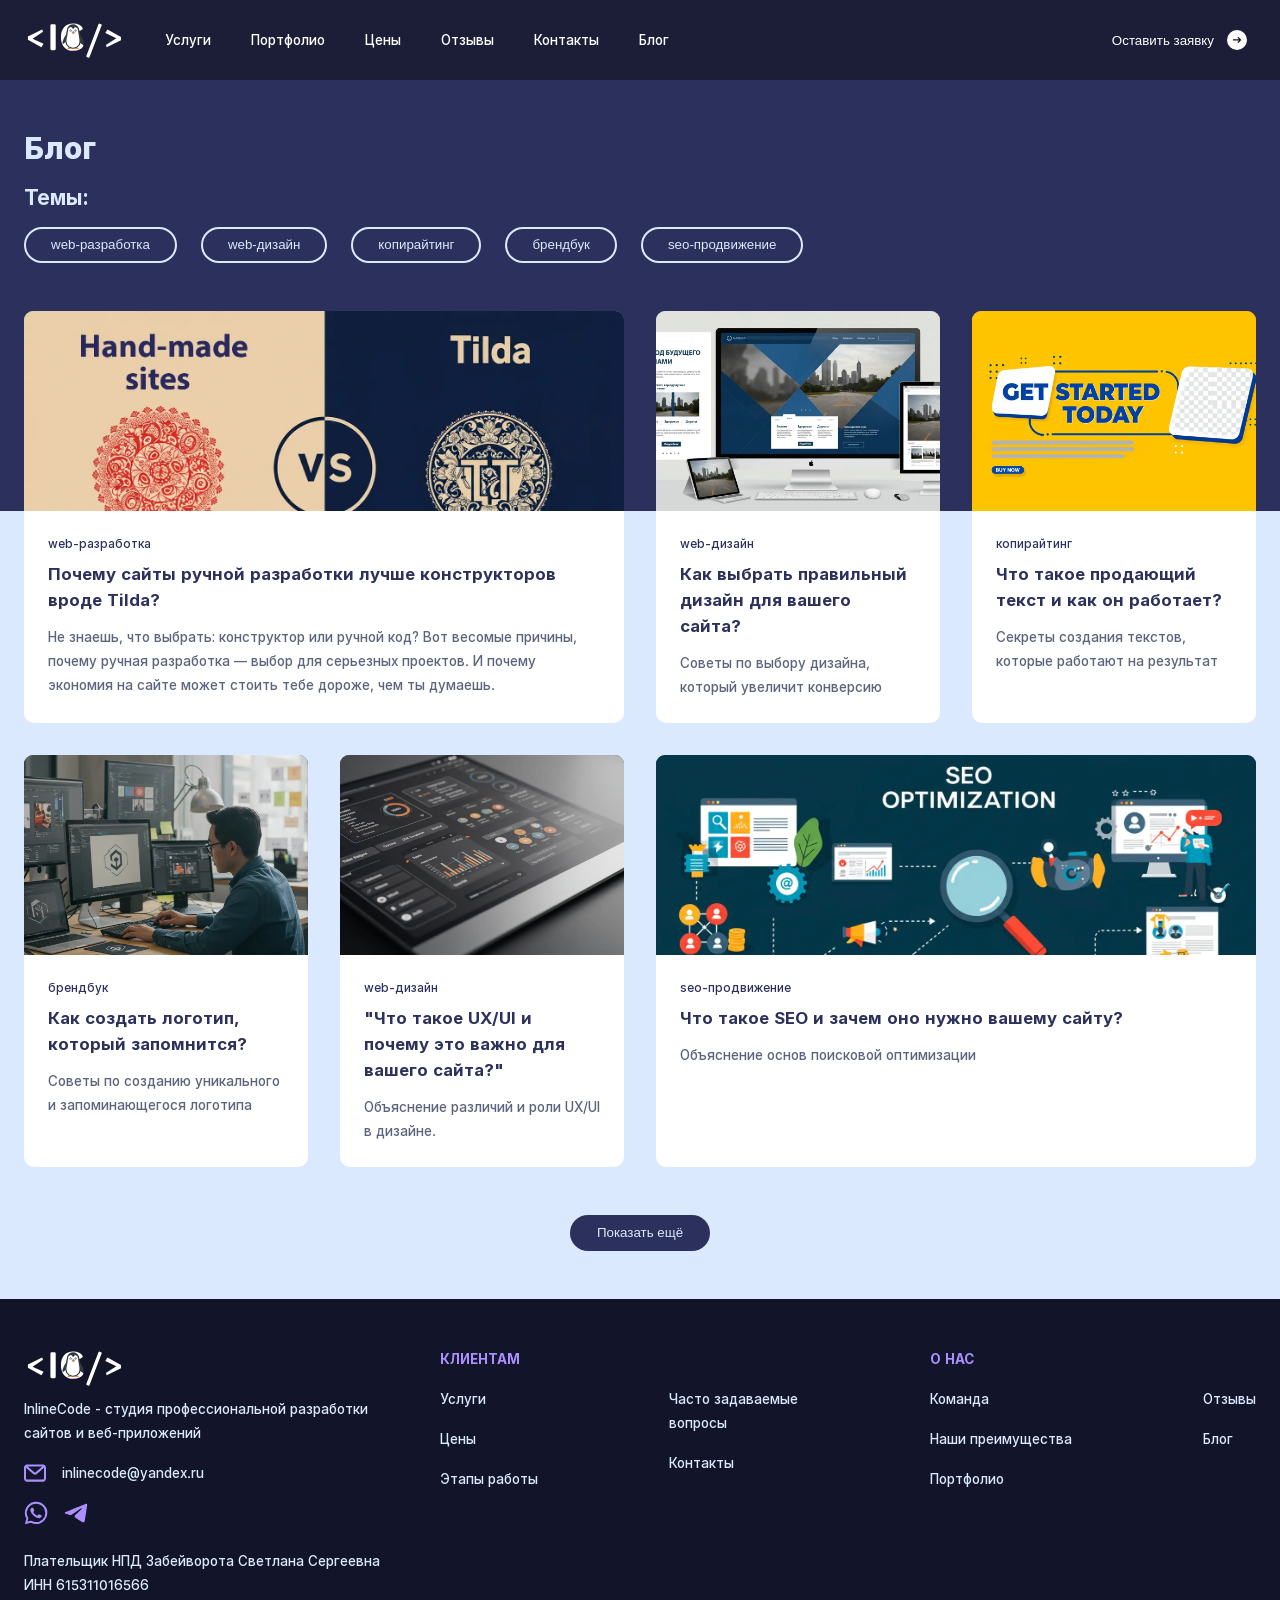
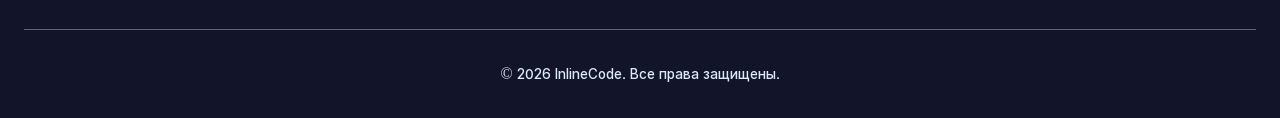
<file: blog/index.html>
<!doctype html><html class=Ua lang=ru><meta charset=UTF-8><meta name=viewport content="width=device-width"><meta name=color-scheme content="only light"><title>Блог студии разработки сайтов на заказ: InlineCode</title><meta name=description content="Блог студии разработки сайтов под ключ: делаем качественные сайты с использованием передовых технологий и методов разработки."><link rel=icon href=/favicon.ico sizes=32x32><link rel=icon href=/favicon.png sizes=120x120 type=image/png><link rel=icon media="(prefers-color-scheme: light)" type=image/svg+xml href=/favicon.svg><link rel=icon media="(prefers-color-scheme: dark)" type=image/svg+xml href=/favicon-white.svg><script type=module src=/_astro/ClientRouter.astro_astro_type_script_index_0_lang.DW16d_zL.js></script><link href=/_astro/global.BWoF3CnQ.css rel=stylesheet><meta name=astro-view-transitions-enabled content=true><meta name=astro-view-transitions-fallback content=animate><meta name=google-site-verification content=LvQRum0GHJ_vB7NYBADrHj_U7cCRwNQ1hW0VBRiqmSQ><meta name=yandex-verification content=292c5c5a62321f1e><style>a[data-astro-cid-5tznm7mj][data-page]:where(:nth-child(5n+1 of :not([aria-hidden])),:nth-child(7n of :not([aria-hidden]))){@media (width>=71.875rem){grid-column:span 2}}.astro-route-announcer{clip:rect(0 0 0 0);clip-path:inset(50%);white-space:nowrap;width:1px;height:1px;position:absolute;top:0;left:0;overflow:hidden}</style><script type=module src=/_astro/page.DffPipBq.js></script><body class="Ua Va Wa Xa Ya g h"><header id=header class="E Ia bc fc oh ph"> <div class=e> <div class="J b g i qh"> <nav class=rh> <ul class="He sh th"> <li> <a href=/#services class="db eb nc uh vh"> Услуги </a> <li> <a href=/#portfolio class="db eb nc uh vh"> Портфолио </a> <li> <a href=/#prices class="db eb nc uh vh"> Цены </a> <li> <a href=/#reviews class="db eb nc uh vh"> Отзывы </a> <li> <a href=/#contacts class="db eb nc uh vh"> Контакты </a> <li> <a href=/blog/ class="db eb nc uh vh"> Блог </a> </li> </ul> </nav> <button aria-label="Открыть меню" id=menu-hamburger class="Ai Q g i j wh zi" data-hamburger=true> <svg id=menu-icon class="Xa k wi xg xi yg" viewBox="0 0 100 80"> <line x1=20 y1=20 x2=80 y2=20 stroke=currentColor stroke-width=8 stroke-linecap=round class="xg yg yi"/> <line x1=20 y1=40 x2=80 y2=40 stroke=currentColor stroke-width=8 stroke-linecap=round class="Hh yg"/> <line x1=20 y1=60 x2=80 y2=60 stroke=currentColor stroke-width=8 stroke-linecap=round class="xg yg yi"/> </svg> </button> <a href=/ aria-label="Домашняя страница"> <svg width=163 height=61 fill=none aria-hidden=true viewBox="0 0 163 61" class="_g ah c"><title>Логотип студии разработки сайтов под ключ InlineCode</title><path fill=#fff d="M28.08 42.32 6.3 30.2v-5.22l22.98-11.34 1.44 3.66-16.98 11.04 17.82 8.28zM44.677 47q-2.052 0-2.051-2.197V7.186q0-2.198 2.05-2.198h4.454q2.05 0 2.05 2.198v37.617Q51.18 47 49.13 47zm14.91-21.006q0-10.107 5.127-16.055 5.127-5.947 14.795-5.947 5.567 0 9.434 1.729 3.867 1.728 5.45 5.01 1.053 2.167-.352 2.93l-3.516 1.874q-1.845.996-3.047-1.113-.762-1.349-2.842-2.432-2.05-1.083-4.834-1.084-6.151 0-8.613 3.897-2.46 3.867-2.46 11.191t2.46 11.22q2.46 3.868 8.613 3.868 3.31 0 5.567-1.494 2.285-1.495 3.164-2.842 1.435-2.198 3.047-1.113l3.515 2.344q1.436.965.293 2.93-1.7 2.928-5.83 5.009-4.13 2.08-10.049 2.08-9.521 0-14.736-5.947-5.185-5.948-5.185-16.055m41.865 32.08q-1.377-.527-.733-2.168l19.453-50.683q.645-1.64 1.992-1.114l2.373.909q1.377.527.733 2.168l-19.453 50.683q-.645 1.641-1.992 1.113zM133.53 42.32l-1.44-3.66 16.98-11.04-17.82-8.28 3.48-5.7 21.78 12.12v5.22z"/><path fill=#353A42 d="M95.912 32.394c-1.694-5.435-3.937-8.799-5.342-10.526-.773-4.818-1.661-9.484-1.858-10.053C87.342 7.847 83.61 5 79.22 5c-4.597 0-8.473 3.122-9.67 7.383-.133.473-.955 4.873-1.69 9.498-1.407 1.731-3.642 5.092-5.333 10.513-2.129 6.829 2.788 3.717 4.17.77a12.73 12.73 0 0 0 5.65 9.513 12.4 12.4 0 0 0 6.873 2.07 12.4 12.4 0 0 0 6.873-2.07 12.73 12.73 0 0 0 5.65-9.514c1.382 2.948 6.298 6.06 4.17-.769M79.22 42.523c-5.722 0-10.377-4.709-10.377-10.496 0-3.764 2.448-17.853 2.827-19.056.746-2.367 2.95-3.48 5.053-2.46 1.582.767 2.497 2.873 2.497 2.873s.66-2.054 2.2-2.78c2.358-1.113 4.845.54 5.404 2.868.309 1.287 2.772 14.742 2.772 18.555 0 5.787-4.655 10.496-10.376 10.496"/><path fill=#FF802A d="M72.346 42.758c-1.116.086-2.104.625-2.043 2.242h17.833c.061-1.617-.926-2.156-2.043-2.242a12.4 12.4 0 0 1-6.873 2.07 12.4 12.4 0 0 1-6.874-2.07"/><path fill=#fff d="M81.42 10.604c-1.54.726-2.2 2.78-2.2 2.78s-.915-2.105-2.497-2.873c-2.103-1.02-4.307.093-5.054 2.46-.379 1.204-2.826 15.292-2.826 19.056 0 5.787 4.655 10.496 10.376 10.496s10.376-4.708 10.376-10.496c0-3.813-2.463-17.267-2.772-18.554-.559-2.33-3.045-3.981-5.403-2.87m-1.926 6.316c1.54 0 2.127 1.842 2.127 1.842l-2.127 1.559-2.127-1.559s.587-1.842 2.127-1.842m-5.526-2.067a1.396 1.396 0 0 1 1.683-1.046c.75.18 1.214.942 1.035 1.702a1.395 1.395 0 0 1-1.682 1.046 1.413 1.413 0 0 1-1.036-1.702m9.467 1.702a1.396 1.396 0 0 1-1.682-1.046 1.41 1.41 0 0 1 1.035-1.702 1.395 1.395 0 0 1 1.682 1.046 1.414 1.414 0 0 1-1.035 1.702"/><path fill=#FF802A d="M81.622 18.762s-.588-1.842-2.128-1.842-2.127 1.842-2.127 1.842l2.127 1.559z"/><path fill=#fff stroke=#353A42 stroke-width=.5 d="M76.486 15.238a1.31 1.31 0 0 1-1.301 1.32 1.31 1.31 0 0 1-1.302-1.32c0-.731.585-1.32 1.302-1.32a1.31 1.31 0 0 1 1.301 1.32Zm8.071 0a1.31 1.31 0 0 1-1.302 1.32 1.31 1.31 0 0 1-1.302-1.32c0-.731.586-1.32 1.302-1.32a1.31 1.31 0 0 1 1.302 1.32Z"/><ellipse cx=75.495 cy=15.238 fill=#353A42 rx=.31 ry=.314 /><ellipse cx=83.565 cy=15.238 fill=#353A42 rx=.31 ry=.314 /></svg> </a> <button target=modal-contact-form class="Q Tc Wc Xa Xc Yc Zc _c ad bd cd g i nc xh"> Оставить заявку <div class="g i j na nc sb"> <svg fill=none aria-hidden=true viewBox="0 0 13 9" height=0.4375em><path stroke=#0F0C14 stroke-linecap=round stroke-linejoin=round stroke-width=2 d="M1 4.403h10.889M8.45 1l3.439 3.5L8.45 8"/></svg> </div> </button> </div> </div> </header> <script>!function(){let e=window.matchMedia("(max-width: 64rem)");function s(){let s,a,i;e.matches&&(a=document.querySelector("header"),i=document.querySelector("[data-hamburger]"),i?.addEventListener("click",()=>{if(s||(a?.insertAdjacentHTML("afterend",'<aside class="Md Ig yh bc cc zh oh Ah fc Bh Oa Ch" data-sidebar tabindex="-1"> <div class="e"> <nav> <ul class="Kb Dh g h"> <li style="--delay:0ms" class="_a Eh Fh jc k g i Gh ke Hh sg Ih Jh"> <svg aria-hidden="true" width="1.7em" height="1.7em"> <use href="/icons.svg#sidebar-service-icon"></use> </svg> <a href="/#services"> <span class="z cc"></span> Услуги </a> </li><li style="--delay:50ms" class="_a Eh Fh jc k g i Gh ke Hh sg Ih Jh"> <svg aria-hidden="true" width="1.7em" height="1.7em"> <use href="/icons.svg#sidebar-portfolio-icon"></use> </svg> <a href="/#portfolio"> <span class="z cc"></span> Портфолио </a> </li><li style="--delay:100ms" class="_a Eh Fh jc k g i Gh ke Hh sg Ih Jh"> <svg aria-hidden="true" width="1.7em" height="1.7em"> <use href="/icons.svg#sidebar-price-icon"></use> </svg> <a href="/#prices"> <span class="z cc"></span> Цены </a> </li><li style="--delay:150ms" class="_a Eh Fh jc k g i Gh ke Hh sg Ih Jh"> <svg aria-hidden="true" width="1.7em" height="1.7em"> <use href="/icons.svg#sidebar-reviews-icon"></use> </svg> <a href="/#reviews"> <span class="z cc"></span> Отзывы </a> </li><li style="--delay:200ms" class="_a Eh Fh jc k g i Gh ke Hh sg Ih Jh"> <svg aria-hidden="true" width="1.7em" height="1.7em" class="Tb"> <use href="/icons.svg#sidebar-contacts-icon"></use> </svg> <a href="/#contacts"> <span class="z cc"></span> Контакты </a> </li><li style="--delay:250ms" class="_a Eh Fh jc k g i Gh ke Hh sg Ih Jh"> <svg aria-hidden="true" width="1.7em" height="1.7em"> <use href="/icons.svg#sidebar-blog-icon"></use> </svg> <a href="/blog"> <span class="z cc"></span> Блог </a> </li> </ul> </nav> </div> </aside>'),(s=document.querySelector("aside")).addEventListener("click",e=>{e.target?.closest("a")&&i.click()})),i.classList.toggle("open"),s.dataset.active){delete s.dataset.active,delete document.body.dataset.lock;return}document.body.dataset.lock="true",s.dataset.active="true"}))}s(),document.addEventListener("astro:after-swap",s),e.addEventListener("change",s)}()</script> <div class="a b c" data-astro-cid-5tznm7mj></div> <main class="a d k v w x" data-astro-cid-5tznm7mj> <div id=blog-bg class="A B C D E y z" data-astro-cid-5tznm7mj></div> <div class=e data-astro-cid-5tznm7mj> <h2 class="I fb gb" data-astro-cid-5tznm7mj=true> Блог </h2> <div class="F G H I t" data-astro-cid-5tznm7mj> Темы: </div> <div data-filters class="I J K L g" data-astro-cid-5tznm7mj> <button data-filter=web-разработка aria-pressed=false class="M N O P Q R S T" data-astro-cid-5tznm7mj> web-разработка </button><button data-filter=web-дизайн aria-pressed=false class="M N O P Q R S T" data-astro-cid-5tznm7mj> web-дизайн </button><button data-filter=копирайтинг aria-pressed=false class="M N O P Q R S T" data-astro-cid-5tznm7mj> копирайтинг </button><button data-filter=брендбук aria-pressed=false class="M N O P Q R S T" data-astro-cid-5tznm7mj> брендбук </button><button data-filter=seo-продвижение aria-pressed=false class="M N O P Q R S T" data-astro-cid-5tznm7mj> seo-продвижение </button> </div> <div class="U V W X Y" data-astro-cid-5tznm7mj> <a data-astro-prefetch data-page=0 href=/blog/tilda-vs-handmade-website/ data-category=web-разработка class="ma na oa" aria-describedby=tag-0 data-astro-cid-5tznm7mj> <div class=k data-astro-cid-5tznm7mj> <img class="E pa qa ra sa va" width=1390 height=750 src=/_astro/1.TzSy7XvT_1cOSPb.webp alt="Почему сайты ручной разработки лучше конструкторов вроде Tilda?" loading=eager data-astro-cid-5tznm7mj> <div class="A E Z z" data-first-line=true data-astro-cid-5tznm7mj></div> </div> <div class=_ data-astro-cid-5tznm7mj> <div class="aa ba" data-astro-cid-5tznm7mj>web-разработка</div> <h2 id=tag-0 class="ca t u" data-astro-cid-5tznm7mj> Почему сайты ручной разработки лучше конструкторов вроде Tilda? </h2> <p class=da data-astro-cid-5tznm7mj>Не знаешь, что выбрать: конструктор или ручной код? Вот весомые причины, почему ручная разработка — выбор для серьезных проектов. И почему экономия на сайте может стоить тебе дороже, чем ты думаешь.</p> </div> </a><a data-astro-prefetch data-page=0 href=/blog/kak-vybrat-pravilnyy-dizayn-dlya-sayta/ data-category=web-дизайн class="ma na oa" aria-describedby=tag-1 data-astro-cid-5tznm7mj> <div class=k data-astro-cid-5tznm7mj> <img class="E pa qa ra sa va" width=1400 height=760 src=/_astro/2.CK0983iR_2hpIka.webp alt="Как выбрать правильный дизайн для вашего сайта?" loading=lazy data-astro-cid-5tznm7mj> <div class="A E Z z" data-first-line=true data-astro-cid-5tznm7mj></div> </div> <div class=_ data-astro-cid-5tznm7mj> <div class="aa ba" data-astro-cid-5tznm7mj>web-дизайн</div> <h2 id=tag-1 class="ca t u" data-astro-cid-5tznm7mj> Как выбрать правильный дизайн для вашего сайта? </h2> <p class=da data-astro-cid-5tznm7mj>Советы по выбору дизайна, который увеличит конверсию</p> </div> </a><a data-astro-prefetch data-page=0 href=/blog/chto-takoe-prodayushchiy-tekst-i-kak-on-rabotaet/ data-category=копирайтинг class="ma na oa" aria-describedby=tag-2 data-astro-cid-5tznm7mj> <div class=k data-astro-cid-5tznm7mj> <img class="E pa qa ra sa va" width=1400 height=760 src=/_astro/3.h5KTBaOA_ZDdgF2.webp alt="Что такое продающий текст и как он работает?" loading=lazy data-astro-cid-5tznm7mj> <div class="A E Z z" data-first-line=true data-astro-cid-5tznm7mj></div> </div> <div class=_ data-astro-cid-5tznm7mj> <div class="aa ba" data-astro-cid-5tznm7mj>копирайтинг</div> <h2 id=tag-2 class="ca t u" data-astro-cid-5tznm7mj> Что такое продающий текст и как он работает? </h2> <p class=da data-astro-cid-5tznm7mj>Секреты создания текстов, которые работают на результат</p> </div> </a><a data-astro-prefetch data-page=0 href=/blog/kak-sozdat-logotip-kotoryy-zapomnitsya/ data-category=брендбук class="ma na oa" aria-describedby=tag-3 data-astro-cid-5tznm7mj> <div class=k data-astro-cid-5tznm7mj> <img class="E pa qa ra sa va" width=1408 height=768 src=/_astro/4.DIgcL8Zj_Z1718B2.webp alt="Как создать логотип, который запомнится?" loading=lazy data-astro-cid-5tznm7mj> <div class="A E Z z" data-first-line=true data-astro-cid-5tznm7mj></div> </div> <div class=_ data-astro-cid-5tznm7mj> <div class="aa ba" data-astro-cid-5tznm7mj>брендбук</div> <h2 id=tag-3 class="ca t u" data-astro-cid-5tznm7mj> Как создать логотип, который запомнится? </h2> <p class=da data-astro-cid-5tznm7mj>Советы по созданию уникального и запоминающегося логотипа</p> </div> </a><a data-astro-prefetch data-page=0 href=/blog/chto-takoe-ux-ui-i-pochemu-eto-vazhno-dlya-sayta/ data-category=web-дизайн class="ma na oa" aria-describedby=tag-4 data-astro-cid-5tznm7mj> <div class=k data-astro-cid-5tznm7mj> <img class="E pa qa ra sa va" width=1408 height=768 src=/_astro/5.Cv6drbA__1hpm4C.webp alt='"Что такое UX/UI и почему это важно для вашего сайта?"' loading=lazy data-astro-cid-5tznm7mj> <div class="A E Z z" data-first-line=true data-astro-cid-5tznm7mj></div> </div> <div class=_ data-astro-cid-5tznm7mj> <div class="aa ba" data-astro-cid-5tznm7mj>web-дизайн</div> <h2 id=tag-4 class="ca t u" data-astro-cid-5tznm7mj> "Что такое UX/UI и почему это важно для вашего сайта?" </h2> <p class=da data-astro-cid-5tznm7mj>Объяснение различий и роли UX/UI в дизайне.</p> </div> </a><a data-astro-prefetch data-page=0 href=/blog/why-do-you-need-seo/ data-category=seo-продвижение class="ma na oa" aria-describedby=tag-5 data-astro-cid-5tznm7mj> <div class=k data-astro-cid-5tznm7mj> <img class="E pa qa ra sa va" width=1400 height=760 src=/_astro/6.CTvqwn_W_Z1KaI2J.webp alt="Что такое SEO и зачем оно нужно вашему сайту?" loading=lazy data-astro-cid-5tznm7mj> <div class="A E Z z" data-first-line=true data-astro-cid-5tznm7mj></div> </div> <div class=_ data-astro-cid-5tznm7mj> <div class="aa ba" data-astro-cid-5tznm7mj>seo-продвижение</div> <h2 id=tag-5 class="ca t u" data-astro-cid-5tznm7mj> Что такое SEO и зачем оно нужно вашему сайту? </h2> <p class=da data-astro-cid-5tznm7mj>Объяснение основ поисковой оптимизации</p> </div> </a><a data-astro-prefetch data-page=1 aria-hidden=true href=/blog/kak-studiya-inlinecode-rabotaet-s-klientami-ot-brifa-do-rezultata/ data-category=web-разработка class="ma na oa" aria-describedby=tag-6 data-astro-cid-5tznm7mj> <div class=k data-astro-cid-5tznm7mj> <img class="E pa qa ra sa va" width=1408 height=768 src=/_astro/7.B_Jt6Zbw_ZPHlYx.webp alt="Как студия InlineCode работает с клиентами: от брифа до результата" loading=lazy data-astro-cid-5tznm7mj> <div class="A E Z z" data-first-line=true data-astro-cid-5tznm7mj></div> </div> <div class=_ data-astro-cid-5tznm7mj> <div class="aa ba" data-astro-cid-5tznm7mj>web-разработка</div> <h2 id=tag-6 class="ca t u" data-astro-cid-5tznm7mj> Как студия InlineCode работает с клиентами: от брифа до результата </h2> <p class=da data-astro-cid-5tznm7mj>Этапы создания успешного сайта </p> </div> </a> </div> </div> <button id=show-more class="I M Q R S T a ea fa ga ha ia ja ka la s" data-astro-cid-5tznm7mj> Показать ещё </button> </main> <footer class="I ab" aria-labelledby=footer-heading> <h2 id=footer-heading class=Kc>Footer</h2> <div class=e> <div class="Ef J Qf g h"> <div class=Zg> <a href=/ aria-label="Домашняя страница"><svg width=163 height=61 fill=none aria-hidden=true viewBox="0 0 163 61" class="_g ah c"><title>Логотип студии разработки сайтов под ключ InlineCode</title><path fill=#fff d="M28.08 42.32 6.3 30.2v-5.22l22.98-11.34 1.44 3.66-16.98 11.04 17.82 8.28zM44.677 47q-2.052 0-2.051-2.197V7.186q0-2.198 2.05-2.198h4.454q2.05 0 2.05 2.198v37.617Q51.18 47 49.13 47zm14.91-21.006q0-10.107 5.127-16.055 5.127-5.947 14.795-5.947 5.567 0 9.434 1.729 3.867 1.728 5.45 5.01 1.053 2.167-.352 2.93l-3.516 1.874q-1.845.996-3.047-1.113-.762-1.349-2.842-2.432-2.05-1.083-4.834-1.084-6.151 0-8.613 3.897-2.46 3.867-2.46 11.191t2.46 11.22q2.46 3.868 8.613 3.868 3.31 0 5.567-1.494 2.285-1.495 3.164-2.842 1.435-2.198 3.047-1.113l3.515 2.344q1.436.965.293 2.93-1.7 2.928-5.83 5.009-4.13 2.08-10.049 2.08-9.521 0-14.736-5.947-5.185-5.948-5.185-16.055m41.865 32.08q-1.377-.527-.733-2.168l19.453-50.683q.645-1.64 1.992-1.114l2.373.909q1.377.527.733 2.168l-19.453 50.683q-.645 1.641-1.992 1.113zM133.53 42.32l-1.44-3.66 16.98-11.04-17.82-8.28 3.48-5.7 21.78 12.12v5.22z"/><path fill=#353A42 d="M95.912 32.394c-1.694-5.435-3.937-8.799-5.342-10.526-.773-4.818-1.661-9.484-1.858-10.053C87.342 7.847 83.61 5 79.22 5c-4.597 0-8.473 3.122-9.67 7.383-.133.473-.955 4.873-1.69 9.498-1.407 1.731-3.642 5.092-5.333 10.513-2.129 6.829 2.788 3.717 4.17.77a12.73 12.73 0 0 0 5.65 9.513 12.4 12.4 0 0 0 6.873 2.07 12.4 12.4 0 0 0 6.873-2.07 12.73 12.73 0 0 0 5.65-9.514c1.382 2.948 6.298 6.06 4.17-.769M79.22 42.523c-5.722 0-10.377-4.709-10.377-10.496 0-3.764 2.448-17.853 2.827-19.056.746-2.367 2.95-3.48 5.053-2.46 1.582.767 2.497 2.873 2.497 2.873s.66-2.054 2.2-2.78c2.358-1.113 4.845.54 5.404 2.868.309 1.287 2.772 14.742 2.772 18.555 0 5.787-4.655 10.496-10.376 10.496"/><path fill=#FF802A d="M72.346 42.758c-1.116.086-2.104.625-2.043 2.242h17.833c.061-1.617-.926-2.156-2.043-2.242a12.4 12.4 0 0 1-6.873 2.07 12.4 12.4 0 0 1-6.874-2.07"/><path fill=#fff d="M81.42 10.604c-1.54.726-2.2 2.78-2.2 2.78s-.915-2.105-2.497-2.873c-2.103-1.02-4.307.093-5.054 2.46-.379 1.204-2.826 15.292-2.826 19.056 0 5.787 4.655 10.496 10.376 10.496s10.376-4.708 10.376-10.496c0-3.813-2.463-17.267-2.772-18.554-.559-2.33-3.045-3.981-5.403-2.87m-1.926 6.316c1.54 0 2.127 1.842 2.127 1.842l-2.127 1.559-2.127-1.559s.587-1.842 2.127-1.842m-5.526-2.067a1.396 1.396 0 0 1 1.683-1.046c.75.18 1.214.942 1.035 1.702a1.395 1.395 0 0 1-1.682 1.046 1.413 1.413 0 0 1-1.036-1.702m9.467 1.702a1.396 1.396 0 0 1-1.682-1.046 1.41 1.41 0 0 1 1.035-1.702 1.395 1.395 0 0 1 1.682 1.046 1.414 1.414 0 0 1-1.035 1.702"/><path fill=#FF802A d="M81.622 18.762s-.588-1.842-2.128-1.842-2.127 1.842-2.127 1.842l2.127 1.559z"/><path fill=#fff stroke=#353A42 stroke-width=.5 d="M76.486 15.238a1.31 1.31 0 0 1-1.301 1.32 1.31 1.31 0 0 1-1.302-1.32c0-.731.585-1.32 1.302-1.32a1.31 1.31 0 0 1 1.301 1.32Zm8.071 0a1.31 1.31 0 0 1-1.302 1.32 1.31 1.31 0 0 1-1.302-1.32c0-.731.586-1.32 1.302-1.32a1.31 1.31 0 0 1 1.302 1.32Z"/><ellipse cx=75.495 cy=15.238 fill=#353A42 rx=.31 ry=.314 /><ellipse cx=83.565 cy=15.238 fill=#353A42 rx=.31 ry=.314 /></svg></a> <p class="I bh"> InlineCode - студия профессиональной разработки сайтов и веб-приложений </p> <div class="F _a g i ja k"> <svg width=1.375em height=1.125em fill=none aria-hidden=true viewBox="0 0 22 18" class="Nc c"><path fill=#AC8FFF fill-rule=evenodd d="M19 .466c1.657 0 3 1.444 3 3.224v10.75c0 1.78-1.343 3.224-3 3.224H3c-1.657 0-3-1.444-3-3.225V3.69C0 1.91 1.343.466 3 .466zm-.747 2.15H3.747l6.633 5.628a.946.946 0 0 0 1.24 0zM2 3.872v10.567c0 .594.448 1.075 1 1.075h16c.552 0 1-.481 1-1.075V3.872l-7.141 6.06a2.84 2.84 0 0 1-3.718 0z" clip-rule=evenodd /></svg> <a class=Mc href=mailto:inlinecode@yandex.ru><span class="cc z"></span>inlinecode@yandex.ru</a> </div> <div class="F _a g"> <a target=_blank href="https://wa.me/79515227332?text=Здравствуйте! Хотел бы заказать у вас сайт. Когда можно обсудить детали?" rel=nofollow aria-label="Заказ сайта в Telegram"> <svg width=1.5em height=1.5em fill=none aria-hidden=true viewBox="0 0 24 24" class=Tb><g fill=currentColor clip-path=url(#a)><path d="M17.13 14.196c-.285-.134-1.65-.807-1.905-.912s-.435-.135-.63.15c-.195.284-.72.897-.885 1.092-.165.194-.315.209-.6 0a7.7 7.7 0 0 1-2.235-1.377 7.9 7.9 0 0 1-1.5-1.93c-.165-.269 0-.418.12-.568s.27-.314.42-.479q.165-.214.27-.463a.57.57 0 0 0 0-.494c0-.135-.63-1.496-.87-2.05s-.45-.478-.615-.478h-.6a1.08 1.08 0 0 0-.75.344 3.14 3.14 0 0 0-.975 2.319A5.36 5.36 0 0 0 7.5 12.267a12.47 12.47 0 0 0 4.785 4.188c.66.284 1.17.449 1.575.584.569.171 1.17.207 1.755.104a2.9 2.9 0 0 0 1.89-1.316c.173-.416.23-.87.165-1.316-.075-.105-.255-.18-.54-.315"/><path d="M19.935 4.01A11.04 11.04 0 0 0 12 .747c-1.953.01-3.868.532-5.556 1.511a11.14 11.14 0 0 0-4.06 4.072 11.1 11.1 0 0 0 .001 11.097l-1.5 5.759 5.91-1.496a11.1 11.1 0 0 0 5.325 1.346H12c2.217.015 4.388-.63 6.236-1.85a11.14 11.14 0 0 0 4.141-5.005 11.1 11.1 0 0 0-2.442-12.173M12 21.122a9.2 9.2 0 0 1-4.725-1.302l-.33-.194-3.51.912.93-3.41-.21-.344A9.224 9.224 0 0 1 6.253 4.678a9.287 9.287 0 0 1 12.302.663 9.15 9.15 0 0 1 2.715 6.537 9.25 9.25 0 0 1-2.72 6.532A9.3 9.3 0 0 1 12 21.124"/></g><defs><clipPath id=a><path fill=#fff d="M0 0h24v23.934H0z"/></clipPath></defs></svg> </a> <a target=_blank href="https://t.me/InlineCode_chat?text=Здравствуйте! Хотел бы заказать у вас сайт. Когда можно обсудить детали?" rel=nofollow aria-label="Заказать создание сайта через WhatsApp"> <svg width=1.5em height=1.5em fill=none aria-hidden=true viewBox="0 0 24 24" class=Tb><path fill=currentColor d="M21.294 2.906C18.34 4.126 5.679 9.356 2.18 10.782c-2.346.913-.973 1.769-.973 1.769s2.003.685 3.72 1.198c1.717.514 2.632-.057 2.632-.057l8.07-5.421c2.86-1.94 2.174-.343 1.487.342a217 217 0 0 1-6.009 5.707c-.915.8-.457 1.484-.057 1.826 1.488 1.256 5.551 3.824 5.78 3.995 1.209.854 3.587 2.082 3.949-.513l1.43-8.96c.458-3.025.916-5.821.973-6.62.172-1.94-1.888-1.142-1.888-1.142"/></svg> </a> </div> <div class="Le q"> <p class=I> Плательщик НПД Забейворота Светлана Сергеевна </p> <div class=I>ИНН 615311016566</div> </div> </div> <div class="Ib L ch d dh eh fh g gh"> <div class="Fe _a g h jh kh lh mh nh"> <ul class="_a g h"> <li class="Tb t">КЛИЕНТАМ</li> <li> <a class=hh href=/#services> Услуги </a> <li> <a class=hh href=/#prices> Цены </a> <li> <a class=hh href=/#stages> Этапы работы </a> </li> </ul> <ul class="_a g h"> <li class="Cg He Je ih t"> КЛИЕНТАМ </li> <li> <a class=hh href=/#faq> Часто задаваемые <br> вопросы </a> <li> <a class=hh href=/#contacts> Контакты </a> </li> </ul> </div><div class="Fe _a g h jh kh lh"> <ul class="_a g h"> <li class="Tb t">О НАС</li> <li> <a class=hh href=/#team> Команда </a> <li> <a class=hh href=/#advantages> Наши преимущества </a> <li> <a class=hh href=/#portfolio> Портфолио </a> </li> </ul> <ul class="_a g h"> <li class="Cg He Je ih t"> О НАС </li> <li> <a class=hh href=/#reviews> Отзывы </a> <li> <a class=hh href=/blog/> Блог </a> </li> </ul> </div> </div> </div> <hr class=da> <p class="Ee I p"> © 2026 InlineCode. Все права защищены. </p> </div> </footer> <dialog class="Bi Ci Di E Ua fi i j" id=modal-contact-form tabindex=-1> <div class="E Ka e"> <div class="Ta Vc ha k"> <form id=form-modal-contact-form data-contact-form class="M Md oi pi y" novalidate> <div class="V W kg v"> <div data-group class=Md> <div class=k> <input id=modal-contact-form-name type=text name=name class="E Fh Oa R bi ci di ei fi gi ma" aria-required=true autocomplete=given-name> <label for=modal-contact-form-name class="Ia di eg hi ii t y z"> Имя* </label> <svg width=1.5em height=1.5em fill=none aria-hidden=true viewBox="0 0 24 24" class="eg ji re z"><path stroke=#2B315C stroke-linecap=round stroke-linejoin=round stroke-width=2 d="M5 21a7 7 0 1 1 14 0M16 7a4 4 0 1 1-8 0 4 4 0 0 1 8 0"/></svg> </div> <span role=alert class="He Uh Vh bh ki"> *Обязательное поле </span> </div><div data-group class=Md> <div class=k> <input id=modal-contact-form-email type=email name=email class="E Fh Oa R bi ci di ei fi gi ma" aria-required=false autocomplete=email inputmode=email> <label for=modal-contact-form-email class="Ia di eg hi ii t y z"> Email </label> <svg width=1.5em height=1.5em fill=none aria-hidden=true viewBox="0 0 24 24" class="eg ji re z"><path stroke=#1C274C stroke-width=1.5 d="M2 12c0-3.771 0-5.657 1.172-6.828S6.229 4 10 4h4c3.771 0 5.657 0 6.828 1.172S22 8.229 22 12s0 5.657-1.172 6.828S17.771 20 14 20h-4c-3.771 0-5.657 0-6.828-1.172S2 15.771 2 12Z"/><path stroke=#1C274C stroke-linecap=round stroke-width=1.5 d="m6 8 2.159 1.8c1.837 1.53 2.755 2.295 3.841 2.295s2.005-.765 3.841-2.296L18 8"/></svg> </div> <span role=alert class="He Uh Vh bh ki"> *Обязательное поле </span> </div><div data-group class=Md> <div class=k> <input id=modal-contact-form-mobile type=text name=mobile class="E Fh Oa R bi ci di ei fi gi ma" aria-required=true autocomplete=tel inputmode=tel> <label for=modal-contact-form-mobile class="Ia di eg hi ii t y z"> Телефон* </label> <svg width=1.5em height=1.688em fill=none aria-hidden=true viewBox="0 0 24 27" class="eg ji re z"><path fill=currentColor d="m15.094 16.04.514-.54-1.194-1.265-.513.539zm2.24-.765 2.154 1.236.809-1.568-2.156-1.236zm2.57 3.691-1.603 1.68 1.193 1.266 1.602-1.68zm-2.58 2.222c-1.635.16-5.867.017-10.449-4.787l-1.193 1.265c5 5.243 9.759 5.5 11.8 5.299zM6.875 16.4c-4.367-4.58-5.09-8.432-5.18-10.103L.004 6.4c.113 2.103 1.009 6.371 5.677 11.266zm1.552-7.353.323-.34-1.193-1.265-.324.34zm.58-4.664L7.586 2.38 6.231 3.45l1.422 2.004zm-6.206-2.44L1.03 3.801l1.192 1.265 1.77-1.857zM7.83 8.415a31 31 0 0 0-.598-.63l-.002.001-.003.004-.058.068a1.9 1.9 0 0 0-.27.498c-.115.322-.176.747-.099 1.274.151 1.029.824 2.389 2.546 4.194l1.193-1.265c-1.612-1.69-1.996-2.718-2.067-3.203-.034-.23.001-.344.011-.371q.01-.025.002-.007a.3.3 0 0 1-.036.046l-.01.011-.01.012c-.002 0-.002.001-.599-.632m1.516 5.41c1.722 1.806 3.018 2.509 3.996 2.667.5.08.902.016 1.208-.104a1.7 1.7 0 0 0 .473-.28l.064-.062.004-.003.001-.002c.001 0 .002-.002-.595-.634-.596-.633-.595-.634-.595-.635l.002-.001.003-.004.006-.006.054-.047q.016-.01-.008.002c-.028.01-.138.048-.36.012-.467-.075-1.449-.48-3.06-2.169zM7.586 2.38C6.435.76 4.173.504 2.8 1.944l1.193 1.265c.6-.628 1.665-.564 2.237.24zM1.693 6.298c-.022-.411.157-.842.53-1.232L1.03 3.801C.424 4.436-.053 5.336.005 6.4zM18.3 20.647c-.31.325-.642.508-.977.54l.157 1.778c.83-.082 1.508-.523 2.013-1.053zM8.75 8.709c1.11-1.165 1.192-3.007.257-4.325l-1.355 1.07c.455.64.388 1.482-.096 1.99zm10.737 7.802c.923.529 1.067 1.772.415 2.455l1.194 1.266c1.512-1.586 1.045-4.231-.8-5.29zm-3.88-1.01c.433-.455 1.13-.567 1.725-.226l.808-1.568c-1.222-.7-2.74-.507-3.727.528z"/></svg> </div> <span role=alert class="He Uh Vh bh ki"> *Обязательное поле </span> </div><div data-group> <div class=k> <input id=modal-contact-form-money type=text name=money class="E Fh Oa R bi ci di ei fi gi ma" aria-required=false autocomplete=off> <label for=modal-contact-form-money class="Ia di eg hi ii t y z"> Планируемый бюджет </label> <svg width=1.5em height=1.5em fill=none aria-hidden=true viewBox="0 0 24 24" class="eg ji re z"><path stroke=#2B315C stroke-width=1.5 d="M2 14c0-3.771 0-5.657 1.172-6.828S6.229 6 10 6h4c3.771 0 5.657 0 6.828 1.172S22 10.229 22 14s0 5.657-1.172 6.828S17.771 22 14 22h-4c-3.771 0-5.657 0-6.828-1.172S2 17.771 2 14Zm14-8c0-1.886 0-2.828-.586-3.414S13.886 2 12 2s-2.828 0-3.414.586S8 4.114 8 6"/><path stroke=#2B315C stroke-linecap=round stroke-width=1.5 d="M12 17.333c1.105 0 2-.746 2-1.666S13.105 14 12 14s-2-.746-2-1.667c0-.92.895-1.666 2-1.666m0 6.666c-1.105 0-2-.746-2-1.666m2 1.666V18m0-7.333V10m0 .667c1.105 0 2 .746 2 1.666"/></svg> </div> </div> </div> <div class="F k"> <label for=modal-contact-form-form-modal-contact-form class="Kh Sb k t v y">Расскажите о том, что вы хотите реализовать </label> <div class="E Fi Ii Ji Oa R bi fi ma"> <textarea class="E Ei Fi Gi Hi ag di ia" id=modal-contact-form-form-modal-contact-form name=message></textarea> </div> <script type=module>document.addEventListener("astro:page-load",()=>{document.querySelectorAll("textarea").forEach(e=>{e.addEventListener("input",()=>{let t=e.scrollHeight;e.style.height="auto",e.style.height=`${e.scrollHeight}px`,t>190?(e.style.maxHeight="190px",e.style.overflowY="scroll"):(e.style.overflowY="hidden",e.style.maxHeight="none")})})})</script> </div> <p class="Lh Mh bh da"> Заполняя данную форму вы соглашаетесь на обработку персональных данных “InlineCode” в соответствии с законом №152-Ф3 “О персональных данных” <a class=Dd href=/_astro/politica.D0fZ4gIV.pdf download rel=nofollow aria-label="Документ политики конфиденциальности">политика конфиденциальности.</a> </p> <div class="Xh ja k xh"> <img src=/_astro/pen-business.0-11Z_IM_14fn2z.webp alt="Оставить заявку для сайта под ключ" loading=lazy decoding=async fetchpriority=auto width=603 height=441 class="Xb li mi ni z"> <button type=submit class="Cc I Md Q S T W Yh a nc sc"> <span class="Zh qf rf">Отправить</span> <span class="He _h ai nc qf rf sb"></span> </button> </div> <script type=module src=/_astro/ContactForm.astro_astro_type_script_index_0_lang.y6fOp714.js></script> </form> <input form=form-modal-contact-form type=hidden name=smile value=:(> <div class="Ia Ja Q R _d eg g i j jc nc ti ui vi z" data-target-close=modal-contact-form> <svg width=14 height=14 fill=none aria-hidden=true viewBox="0 0 14 14" class="Ka si"><path fill=#DBE9FF d="m8.957 6.872 4.096-4.095c.596-.596.596-1.49 0-2.085-.223-.298-.596-.522-.968-.522a1.47 1.47 0 0 0-1.043.447l-4.17 4.17L2.777.692C2.18.096 1.213.096.69.692a1.3 1.3 0 0 0-.52 1.042c0 .447.148.745.446 1.043l4.096 4.095-4.096 4.096c-.223.298-.447.67-.447 1.117 0 .372.15.745.447 1.043s.67.447 1.043.447a1.47 1.47 0 0 0 1.042-.447l4.096-4.096 4.096 4.096c.595.595 1.563.595 2.085 0 .595-.596.595-1.564 0-2.085z"/></svg> </div> </div> </div> </dialog> <script type=module>document.addEventListener("astro:page-load",()=>{document.querySelectorAll("dialog").forEach(e=>{let t=document.querySelectorAll(`[target=${e.id}]`),d=document.querySelectorAll(`[data-target-close=${e.id}]`);e.addEventListener("click",t=>{t.target===e&&e.close()}),e.addEventListener("close",()=>{delete document.body.dataset.lock}),t.forEach(t=>{t.addEventListener("click",()=>{e.showModal(),document.body.dataset.lock="true"})}),d.forEach(t=>{t.addEventListener("click",()=>{e.close()})})})})</script> <script type=module>document.addEventListener("astro:page-load",()=>{document.querySelectorAll("[data-close]").forEach(e=>{let l=e.closest("[data-close-parent]");e.addEventListener("click",()=>{l&&(l.classList.remove("grid","flex","block","inline-block","table"),l.classList.add("hidden"))})})})</script> <script type=module>document.addEventListener("astro:page-load",()=>{let e,d,t=((e=document.createElement("div")).style.visibility="hidden",e.style.overflow="scroll",document.body.appendChild(e),d=e.offsetWidth-e.clientWidth,e.parentNode.removeChild(e),d);document.body.style.setProperty("--scrollbar-width",t+"px"),new ResizeObserver(e=>{document.body.dataset.lock&&document.body.scrollHeight>window.innerHeight?document.body.style.paddingRight=`${t}px`:document.body.style.paddingRight=""}).observe(document.body)})</script> <script type=module>let t=e=>!!document.querySelector(`[data-page="${e+1}"]`);document.addEventListener("astro:page-load",()=>{let e=document.getElementById("show-more"),r=document.getElementById("blog-bg"),a=0,i=document.querySelectorAll("[data-category]"),d=document.querySelectorAll("button[data-filter]"),n=document.querySelector("[data-filters]"),o=r=>{let n=r.target,o=n?.dataset?.filter;if(!o)return;if("true"===n.getAttribute("aria-pressed"))return i.forEach((e,r)=>{e.setAttribute("data-page",Math.floor(r/6)),+e.getAttribute("data-page")>a?e.setAttribute("aria-hidden","true"):e.removeAttribute("aria-hidden")}),n.setAttribute("aria-pressed","false"),e?.setAttribute("hidden",!t(a)+""),void requestAnimationFrame(u);d.forEach(e=>e.setAttribute("aria-pressed",e.getAttribute("data-filter")===o));let s=!1,l=0;i.forEach((e,r)=>{e.getAttribute("data-category")!==o?(e.removeAttribute("data-page"),e.setAttribute("aria-hidden","true")):(e.setAttribute("data-page",Math.floor(l/6)),+e.getAttribute("data-page")>a?e.setAttribute("aria-hidden","true"):e.removeAttribute("aria-hidden"),s||(s=!0,requestAnimationFrame(u)),l++)}),e?.setAttribute("hidden",!t(a)+"")};function u(){let e=document.querySelector("[data-category]:not([aria-hidden]) [data-first-line]");e&&r?.style.setProperty("--blob-bg-height",e.parentElement.offsetParent.offsetHeight-(e.offsetTop+e.parentElement.offsetTop+1)+"px")}t(a)||e?.setAttribute("hidden","true"),u(),window.addEventListener("resize",u),e?.addEventListener("click",()=>{a++,document.querySelectorAll(`[data-page="${a}"]`).forEach(e=>{e.removeAttribute("aria-hidden")}),t(a)||e?.setAttribute("hidden","true"),requestAnimationFrame(u)}),window.addEventListener("load",u),n?.addEventListener("click",e=>{document.startViewTransition?document.startViewTransition(()=>o(e)):o(e)})})</script>
</file>
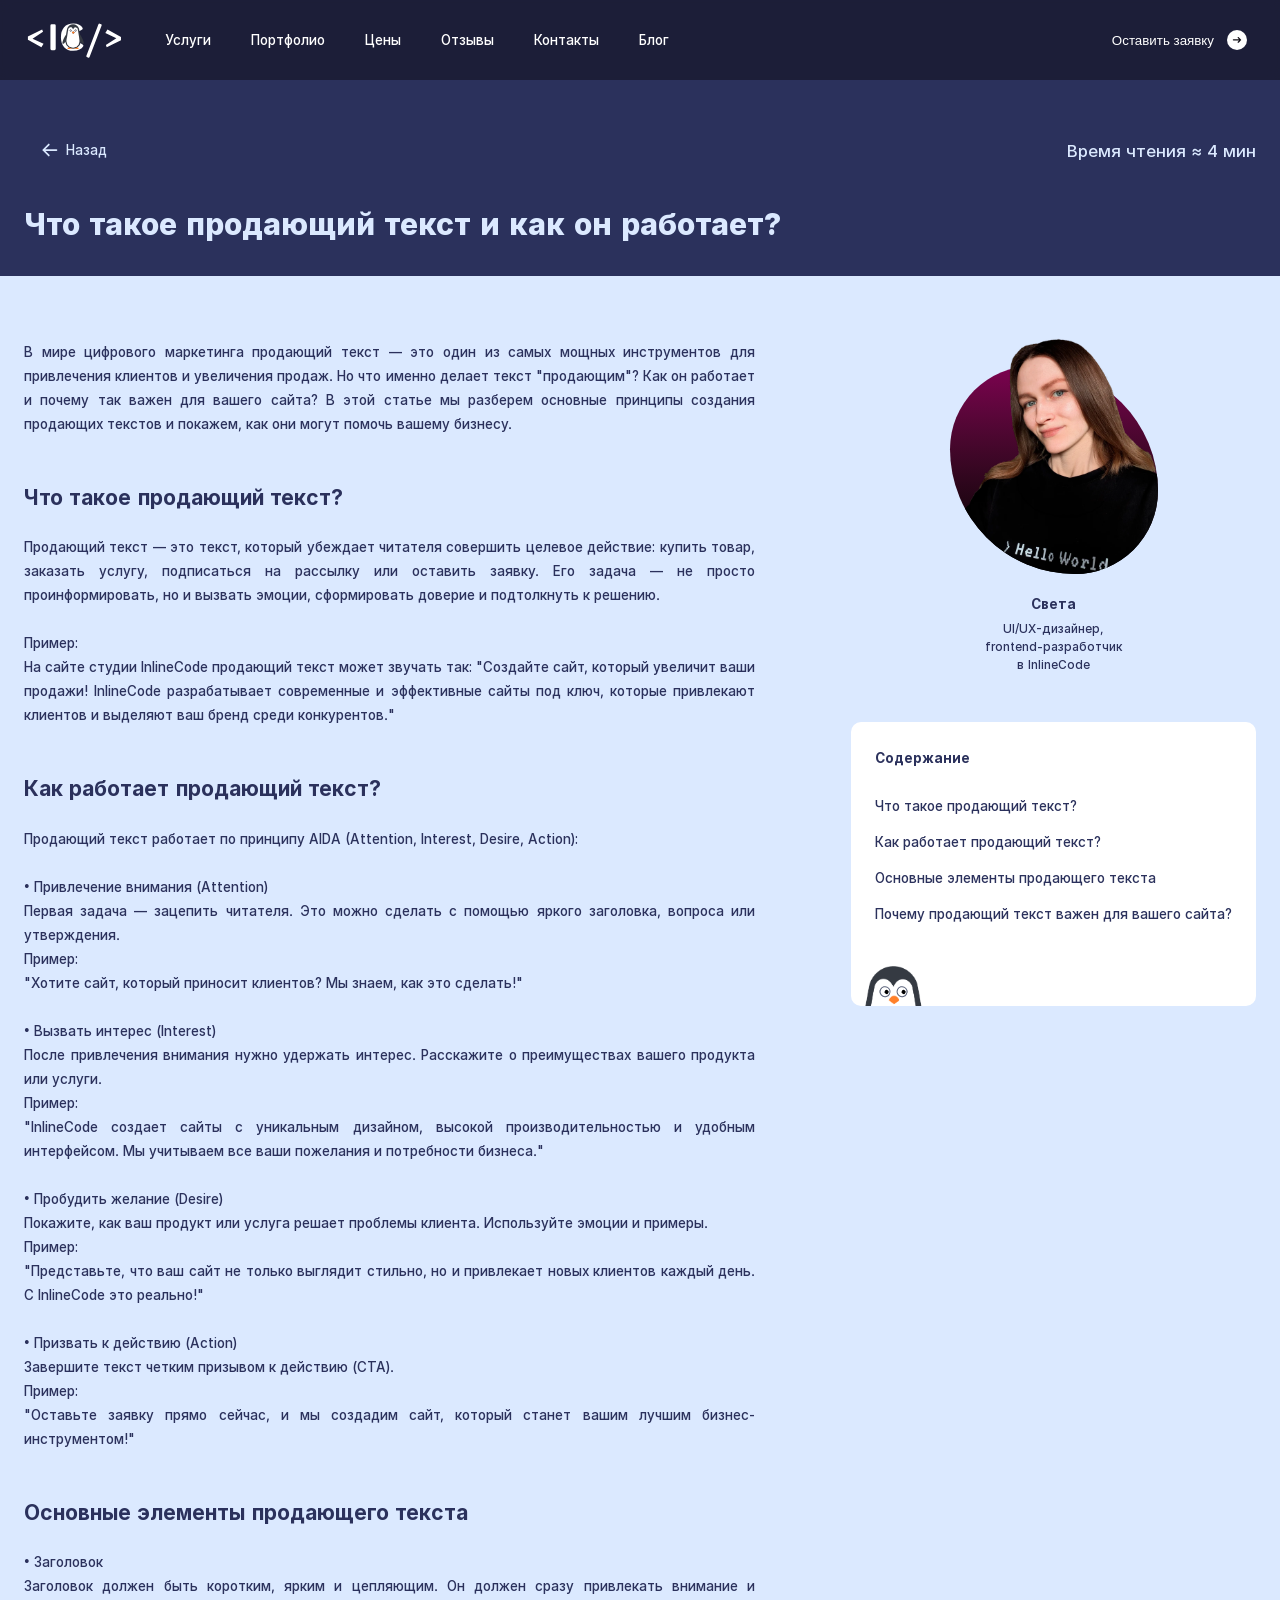
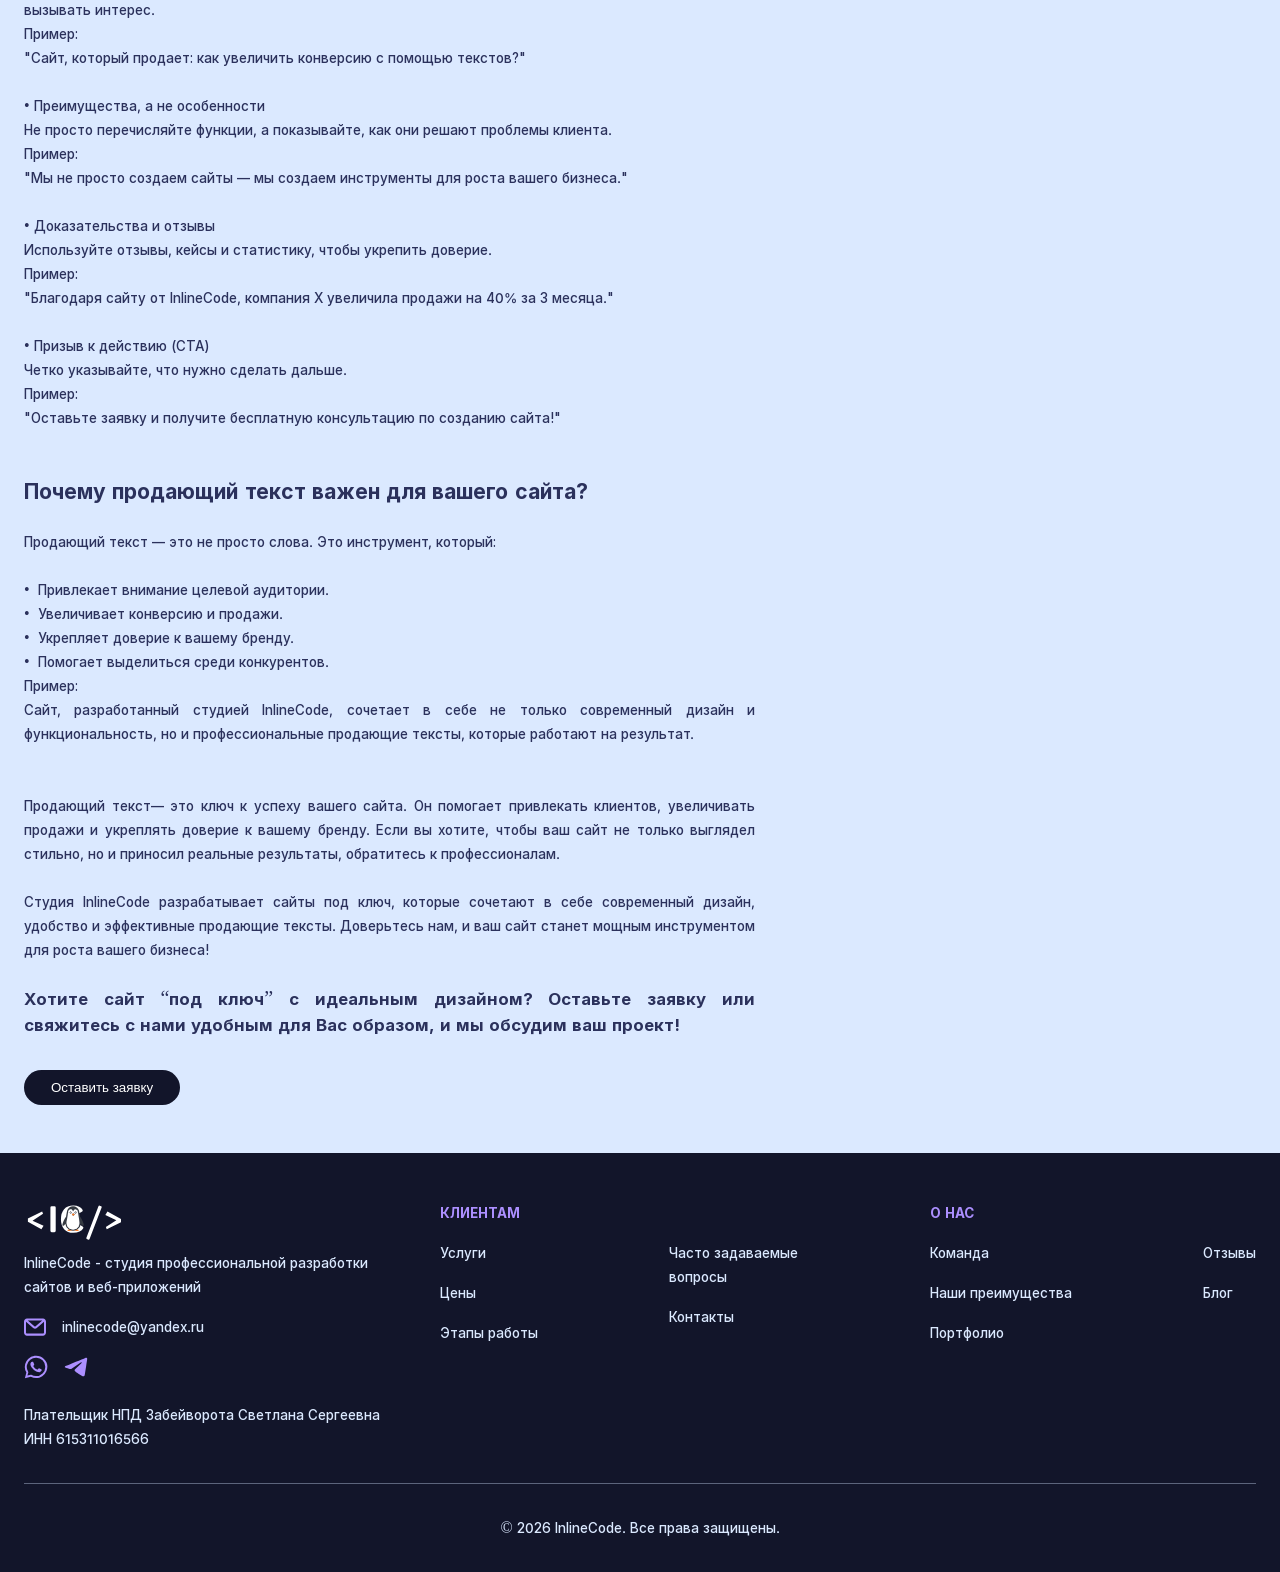
<file: blog/chto-takoe-prodayushchiy-tekst-i-kak-on-rabotaet/index.html>
<!doctype html><html class=Ua lang=ru><meta charset=UTF-8><meta name=viewport content="width=device-width"><meta name=color-scheme content="only light"><title>Что такое продающий текст и как он работает?</title><meta name=description content='В мире цифрового маркетинга продающий текст — это один из самых мощных инструментов для привлечения клиентов и увеличения продаж. Но что именно делает текст "продающим"? Как он работает и почему так важен для вашего сайта? В этой статье мы разберем основные принципы создания продающих текстов и покажем, как они могут помочь вашему бизнесу.'><link rel=icon href=/favicon.ico sizes=32x32><link rel=icon href=/favicon.png sizes=120x120 type=image/png><link rel=icon media="(prefers-color-scheme: light)" type=image/svg+xml href=/favicon.svg><link rel=icon media="(prefers-color-scheme: dark)" type=image/svg+xml href=/favicon-white.svg><script type=module src=/_astro/ClientRouter.astro_astro_type_script_index_0_lang.DW16d_zL.js></script><link rel=preload as=image imagesrcset="/_astro/InlineCodeSveta.C6RRCvZ6_1awnHU.webp 640w,/_astro/InlineCodeSveta.C6RRCvZ6_2q9zRH.webp 1280w" media="(max-width: 48rem)"><link rel=preload as=image imagesrcset="/_astro/InlineCodeSvetaCutted.Zf7S3tB4_1kAmE2.webp 640w,/_astro/InlineCodeSvetaCutted.Zf7S3tB4_RwbV3.webp 1280w" media="(max-width: 48rem)"><link rel=preload href=/_astro/inter-500.B3_AxxX_.woff2 as=font type=font/woff2 crossorigin><link rel=preload href=/_astro/inter-800.CvjWqXut.woff2 as=font type=font/woff2 crossorigin><link rel=preload href=/_astro/inter-700.CiPg71xT.woff2 as=font type=font/woff2 crossorigin><link href=/_astro/global.BWoF3CnQ.css rel=stylesheet><meta name=astro-view-transitions-enabled content=true><meta name=astro-view-transitions-fallback content=animate><meta name=google-site-verification content=LvQRum0GHJ_vB7NYBADrHj_U7cCRwNQ1hW0VBRiqmSQ><meta name=yandex-verification content=292c5c5a62321f1e><style>.Ac[data-astro-cid-gm374vue]{border-radius:50% 40% 30% 50%/50% 30% 50% 40%;transition:border-radius 1s ease-out;animation:8s ease-in-out infinite alternate both morph,12s ease-in-out infinite alternate spin}.yc[data-astro-cid-gm374vue]{animation:12s ease-in-out infinite alternate-reverse spin}@keyframes morph{0%{border-radius:40% 60% 60% 40%/60% 30% 70% 40%}to{border-radius:40% 60%}}@keyframes spin{to{transform:rotate(1turn)}}#blog-main h2{scroll-margin-top:var(--header-height);font-family:var(--font-inter-700,Inter-700,arial-black-fallback-700,verdana-fallback-700);font-size:var(--text-24,clamp(1.26rem,1.146rem + .538vw,1.563rem));line-height:var(--tw-leading,var(--text-24--line-height,1.1))}#blog-main p{text-align:justify}#blog-main p+h2{margin-top:var(--spacing-28-48,clamp(1.75rem,1.3152rem + 2.1739vw,3rem))}#blog-main ul:not([data-no-space]){margin-block:var(--spacing-14-24,clamp(.875rem,.6576rem + 1.087vw,1.5rem))}#blog-main h2+p,#blog-main p+p{margin-top:var(--spacing-14-24,clamp(.875rem,.6576rem + 1.087vw,1.5rem))}.wa{aspect-ratio:1;width:13.5%;rotate:var(--eye-angle);border:1px solid var(--color-gray);background:#fff;border-radius:50%;position:absolute;top:20%}.wa.xa{left:var(--eye-left)}.wa.Aa{right:var(--eye-left)}.ya{background-color:var(--color-black);width:36%;height:36%;top:15%;left:25%}@media (pointer:coarse){:where(#spy-faq,#spy-price,#spy-blog-content)[data-animate]{transition:translate .3s linear;& .wa{transition:rotate .15s linear}}}#spy-faq:where([data-animate=true],[data-animate=visibility]){--eye-angle:-120deg;translate:0 50%}#spy-blog-content{--eye-angle:120deg;&:where([data-animate=true],[data-animate=visibility]){--eye-angle:180deg;translate:0 50%}}#spy-price[data-animate=true]{translate:0 -50%;& .wa{rotate:55deg}}#spy-price[data-animate=visibility]{translate:0 50%}.astro-route-announcer{clip:rect(0 0 0 0);clip-path:inset(50%);white-space:nowrap;width:1px;height:1px;position:absolute;top:0;left:0;overflow:hidden}</style><script type=module src=/_astro/page.DffPipBq.js></script><body class="Ua Va Wa Xa Ya g h"><header id=header class="E Ia bc fc oh ph"> <div class=e> <div class="J b g i qh"> <nav class=rh> <ul class="He sh th"> <li> <a href=/#services class="db eb nc uh vh"> Услуги </a> <li> <a href=/#portfolio class="db eb nc uh vh"> Портфолио </a> <li> <a href=/#prices class="db eb nc uh vh"> Цены </a> <li> <a href=/#reviews class="db eb nc uh vh"> Отзывы </a> <li> <a href=/#contacts class="db eb nc uh vh"> Контакты </a> <li> <a href=/blog/ class="db eb nc uh vh"> Блог </a> </li> </ul> </nav> <button aria-label="Открыть меню" id=menu-hamburger class="Ai Q g i j wh zi" data-hamburger=true> <svg id=menu-icon class="Xa k wi xg xi yg" viewBox="0 0 100 80"> <line x1=20 y1=20 x2=80 y2=20 stroke=currentColor stroke-width=8 stroke-linecap=round class="xg yg yi"/> <line x1=20 y1=40 x2=80 y2=40 stroke=currentColor stroke-width=8 stroke-linecap=round class="Hh yg"/> <line x1=20 y1=60 x2=80 y2=60 stroke=currentColor stroke-width=8 stroke-linecap=round class="xg yg yi"/> </svg> </button> <a href=/ aria-label="Домашняя страница"> <svg width=163 height=61 fill=none aria-hidden=true viewBox="0 0 163 61" class="_g ah c"><title>Логотип студии разработки сайтов под ключ InlineCode</title><path fill=#fff d="M28.08 42.32 6.3 30.2v-5.22l22.98-11.34 1.44 3.66-16.98 11.04 17.82 8.28zM44.677 47q-2.052 0-2.051-2.197V7.186q0-2.198 2.05-2.198h4.454q2.05 0 2.05 2.198v37.617Q51.18 47 49.13 47zm14.91-21.006q0-10.107 5.127-16.055 5.127-5.947 14.795-5.947 5.567 0 9.434 1.729 3.867 1.728 5.45 5.01 1.053 2.167-.352 2.93l-3.516 1.874q-1.845.996-3.047-1.113-.762-1.349-2.842-2.432-2.05-1.083-4.834-1.084-6.151 0-8.613 3.897-2.46 3.867-2.46 11.191t2.46 11.22q2.46 3.868 8.613 3.868 3.31 0 5.567-1.494 2.285-1.495 3.164-2.842 1.435-2.198 3.047-1.113l3.515 2.344q1.436.965.293 2.93-1.7 2.928-5.83 5.009-4.13 2.08-10.049 2.08-9.521 0-14.736-5.947-5.185-5.948-5.185-16.055m41.865 32.08q-1.377-.527-.733-2.168l19.453-50.683q.645-1.64 1.992-1.114l2.373.909q1.377.527.733 2.168l-19.453 50.683q-.645 1.641-1.992 1.113zM133.53 42.32l-1.44-3.66 16.98-11.04-17.82-8.28 3.48-5.7 21.78 12.12v5.22z"/><path fill=#353A42 d="M95.912 32.394c-1.694-5.435-3.937-8.799-5.342-10.526-.773-4.818-1.661-9.484-1.858-10.053C87.342 7.847 83.61 5 79.22 5c-4.597 0-8.473 3.122-9.67 7.383-.133.473-.955 4.873-1.69 9.498-1.407 1.731-3.642 5.092-5.333 10.513-2.129 6.829 2.788 3.717 4.17.77a12.73 12.73 0 0 0 5.65 9.513 12.4 12.4 0 0 0 6.873 2.07 12.4 12.4 0 0 0 6.873-2.07 12.73 12.73 0 0 0 5.65-9.514c1.382 2.948 6.298 6.06 4.17-.769M79.22 42.523c-5.722 0-10.377-4.709-10.377-10.496 0-3.764 2.448-17.853 2.827-19.056.746-2.367 2.95-3.48 5.053-2.46 1.582.767 2.497 2.873 2.497 2.873s.66-2.054 2.2-2.78c2.358-1.113 4.845.54 5.404 2.868.309 1.287 2.772 14.742 2.772 18.555 0 5.787-4.655 10.496-10.376 10.496"/><path fill=#FF802A d="M72.346 42.758c-1.116.086-2.104.625-2.043 2.242h17.833c.061-1.617-.926-2.156-2.043-2.242a12.4 12.4 0 0 1-6.873 2.07 12.4 12.4 0 0 1-6.874-2.07"/><path fill=#fff d="M81.42 10.604c-1.54.726-2.2 2.78-2.2 2.78s-.915-2.105-2.497-2.873c-2.103-1.02-4.307.093-5.054 2.46-.379 1.204-2.826 15.292-2.826 19.056 0 5.787 4.655 10.496 10.376 10.496s10.376-4.708 10.376-10.496c0-3.813-2.463-17.267-2.772-18.554-.559-2.33-3.045-3.981-5.403-2.87m-1.926 6.316c1.54 0 2.127 1.842 2.127 1.842l-2.127 1.559-2.127-1.559s.587-1.842 2.127-1.842m-5.526-2.067a1.396 1.396 0 0 1 1.683-1.046c.75.18 1.214.942 1.035 1.702a1.395 1.395 0 0 1-1.682 1.046 1.413 1.413 0 0 1-1.036-1.702m9.467 1.702a1.396 1.396 0 0 1-1.682-1.046 1.41 1.41 0 0 1 1.035-1.702 1.395 1.395 0 0 1 1.682 1.046 1.414 1.414 0 0 1-1.035 1.702"/><path fill=#FF802A d="M81.622 18.762s-.588-1.842-2.128-1.842-2.127 1.842-2.127 1.842l2.127 1.559z"/><path fill=#fff stroke=#353A42 stroke-width=.5 d="M76.486 15.238a1.31 1.31 0 0 1-1.301 1.32 1.31 1.31 0 0 1-1.302-1.32c0-.731.585-1.32 1.302-1.32a1.31 1.31 0 0 1 1.301 1.32Zm8.071 0a1.31 1.31 0 0 1-1.302 1.32 1.31 1.31 0 0 1-1.302-1.32c0-.731.586-1.32 1.302-1.32a1.31 1.31 0 0 1 1.302 1.32Z"/><ellipse cx=75.495 cy=15.238 fill=#353A42 rx=.31 ry=.314 /><ellipse cx=83.565 cy=15.238 fill=#353A42 rx=.31 ry=.314 /></svg> </a> <button target=modal-contact-form class="Q Tc Wc Xa Xc Yc Zc _c ad bd cd g i nc xh"> Оставить заявку <div class="g i j na nc sb"> <svg fill=none aria-hidden=true viewBox="0 0 13 9" height=0.4375em><path stroke=#0F0C14 stroke-linecap=round stroke-linejoin=round stroke-width=2 d="M1 4.403h10.889M8.45 1l3.439 3.5L8.45 8"/></svg> </div> </button> </div> </div> </header> <script>!function(){let e=window.matchMedia("(max-width: 64rem)");function s(){let s,a,i;e.matches&&(a=document.querySelector("header"),i=document.querySelector("[data-hamburger]"),i?.addEventListener("click",()=>{if(s||(a?.insertAdjacentHTML("afterend",'<aside class="Md Ig yh bc cc zh oh Ah fc Bh Oa Ch" data-sidebar tabindex="-1"> <div class="e"> <nav> <ul class="Kb Dh g h"> <li style="--delay:0ms" class="_a Eh Fh jc k g i Gh ke Hh sg Ih Jh"> <svg aria-hidden="true" width="1.7em" height="1.7em"> <use href="/icons.svg#sidebar-service-icon"></use> </svg> <a href="/#services"> <span class="z cc"></span> Услуги </a> </li><li style="--delay:50ms" class="_a Eh Fh jc k g i Gh ke Hh sg Ih Jh"> <svg aria-hidden="true" width="1.7em" height="1.7em"> <use href="/icons.svg#sidebar-portfolio-icon"></use> </svg> <a href="/#portfolio"> <span class="z cc"></span> Портфолио </a> </li><li style="--delay:100ms" class="_a Eh Fh jc k g i Gh ke Hh sg Ih Jh"> <svg aria-hidden="true" width="1.7em" height="1.7em"> <use href="/icons.svg#sidebar-price-icon"></use> </svg> <a href="/#prices"> <span class="z cc"></span> Цены </a> </li><li style="--delay:150ms" class="_a Eh Fh jc k g i Gh ke Hh sg Ih Jh"> <svg aria-hidden="true" width="1.7em" height="1.7em"> <use href="/icons.svg#sidebar-reviews-icon"></use> </svg> <a href="/#reviews"> <span class="z cc"></span> Отзывы </a> </li><li style="--delay:200ms" class="_a Eh Fh jc k g i Gh ke Hh sg Ih Jh"> <svg aria-hidden="true" width="1.7em" height="1.7em" class="Tb"> <use href="/icons.svg#sidebar-contacts-icon"></use> </svg> <a href="/#contacts"> <span class="z cc"></span> Контакты </a> </li><li style="--delay:250ms" class="_a Eh Fh jc k g i Gh ke Hh sg Ih Jh"> <svg aria-hidden="true" width="1.7em" height="1.7em"> <use href="/icons.svg#sidebar-blog-icon"></use> </svg> <a href="/blog"> <span class="z cc"></span> Блог </a> </li> </ul> </nav> </div> </aside>'),(s=document.querySelector("aside")).addEventListener("click",e=>{e.target?.closest("a")&&i.click()})),i.classList.toggle("open"),s.dataset.active){delete s.dataset.active,delete document.body.dataset.lock;return}document.body.dataset.lock="true",s.dataset.active="true"}))}s(),document.addEventListener("astro:after-swap",s),e.addEventListener("change",s)}()</script> <div class="a b c"></div> <main id=blog-main class="d v"> <div class=a> <div class=e> <div class="_a ab bb g i"> <a href=/blog/ class="I M Q R cb db eb g i ka r"> <svg width=1.125em height=1em fill=none aria-hidden=true viewBox="0 0 18 16" class=aa><path stroke=currentColor stroke-linecap=round stroke-linejoin=round stroke-width=2 d="M1.5 8h15m-15 0 6.25-6.25M1.5 8l6.25 6.25"/></svg> Назад </a> <div class="I u">Время чтения ≈ 4 мин</div> </div> <h1 class="I fb gb hb">Что такое продающий текст и как он работает?</h1> </div> </div> <div class=y> <div class=e> <div class="K W ib jb kb lb"> <div> <div> <p> В мире цифрового маркетинга продающий текст — это один из самых мощных инструментов для привлечения клиентов и увеличения продаж. Но что именно делает текст "продающим"? Как он работает и почему так важен для вашего сайта? В этой статье мы разберем основные принципы создания продающих текстов и покажем, как они могут помочь вашему бизнесу. </p> <h2 id=1>Что такое продающий текст?</h2> <p> Продающий текст — это текст, который убеждает читателя совершить целевое действие: купить товар, заказать услугу, подписаться на рассылку или оставить заявку. Его задача — не просто проинформировать, но и вызвать эмоции, сформировать доверие и подтолкнуть к решению. </p> <p> Пример:<br> На сайте студии InlineCode продающий текст может звучать так: "Создайте сайт, который увеличит ваши продажи! InlineCode разрабатывает современные и эффективные сайты под ключ, которые привлекают клиентов и выделяют ваш бренд среди конкурентов." </p> <h2 id=2>Как работает продающий текст?</h2> <p> Продающий текст работает по принципу AIDA (Attention, Interest, Desire, Action): </p> <p> <span>• Привлечение внимания (Attention)</span><br> Первая задача — зацепить читателя. Это можно сделать с помощью яркого заголовка, вопроса или утверждения.<br> Пример:<br> "Хотите сайт, который приносит клиентов? Мы знаем, как это сделать!" </p> <p> <span>• Вызвать интерес (Interest)</span><br> После привлечения внимания нужно удержать интерес. Расскажите о преимуществах вашего продукта или услуги.<br> Пример:<br> "InlineCode создает сайты с уникальным дизайном, высокой производительностью и удобным интерфейсом. Мы учитываем все ваши пожелания и потребности бизнеса." </p> <p> <span>• Пробудить желание (Desire)</span><br> Покажите, как ваш продукт или услуга решает проблемы клиента. Используйте эмоции и примеры.<br> Пример:<br> "Представьте, что ваш сайт не только выглядит стильно, но и привлекает новых клиентов каждый день. С InlineCode это реально!" </p> <p> <span>• Призвать к действию (Action)</span><br> Завершите текст четким призывом к действию (CTA).<br> Пример:<br> "Оставьте заявку прямо сейчас, и мы создадим сайт, который станет вашим лучшим бизнес-инструментом!" </p> <h2 id=3>Основные элементы продающего текста</h2> <p> <span>• Заголовок</span><br> Заголовок должен быть коротким, ярким и цепляющим. Он должен сразу привлекать внимание и вызывать интерес.<br> Пример:<br> "Сайт, который продает: как увеличить конверсию с помощью текстов?" </p> <p> <span>• Преимущества, а не особенности</span><br> Не просто перечисляйте функции, а показывайте, как они решают проблемы клиента.<br> Пример:<br> "Мы не просто создаем сайты — мы создаем инструменты для роста вашего бизнеса." </p> <p> <span>• Доказательства и отзывы</span><br> Используйте отзывы, кейсы и статистику, чтобы укрепить доверие.<br> Пример:<br> "Благодаря сайту от InlineCode, компания X увеличила продажи на 40% за 3 месяца." </p> <p> <span>• Призыв к действию (CTA)</span><br> Четко указывайте, что нужно сделать дальше.<br> Пример:<br> "Оставьте заявку и получите бесплатную консультацию по созданию сайта!" </p> <h2 id=4>Почему продающий текст важен для вашего сайта?</h2> <p>Продающий текст — это не просто слова. Это инструмент, который:</p> <ul class=q data-no-space role=list> <li class="g r"> <span>•</span> Привлекает внимание целевой аудитории. </li> <li class="g r"> <span>•</span> Увеличивает конверсию и продажи. </li> <li class="g r"> <span>•</span> Укрепляет доверие к вашему бренду. </li> <li class="g r"> <span>•</span> Помогает выделиться среди конкурентов. </li> </ul> <p> Пример:<br> Сайт, разработанный студией InlineCode, сочетает в себе не только современный дизайн и функциональность, но и профессиональные продающие тексты, которые работают на результат. </p> <div class=s></div> <p> Продающий текст— это ключ к успеху вашего сайта. Он помогает привлекать клиентов, увеличивать продажи и укреплять доверие к вашему бренду. Если вы хотите, чтобы ваш сайт не только выглядел стильно, но и приносил реальные результаты, обратитесь к профессионалам. </p> <p> Студия InlineCode разрабатывает сайты под ключ, которые сочетают в себе современный дизайн, удобство и эффективные продающие тексты. Доверьтесь нам, и ваш сайт станет мощным инструментом для роста вашего бизнеса! </p> <p class="t u"> Хотите сайт “под ключ” с идеальным дизайном? Оставьте заявку или свяжитесь с нами удобным для Вас образом, и мы обсудим ваш проект! </p> </div> <button class="Q R S T Va Xa id jd ka kd la mb nc" target=modal-contact-form> Оставить заявку </button> </div> <div class="J L g j nb ob pb qb rb"> <div> <div class="g i j k wc xc" data-astro-cid-gm374vue> <div class="Ac Bc Cc Dc Fc Gc W Za ec sb" data-astro-cid-gm374vue> <div class="wc xc yc" data-astro-cid-gm374vue> <img srcset="/_astro/InlineCodeSveta.C6RRCvZ6_1awnHU.webp 640w,/_astro/InlineCodeSveta.C6RRCvZ6_2q9zRH.webp 1280w" loading=eager decoding=async fetchpriority=auto width=1620 height=1900 class="ub vb" alt="InlineCode разработчик"> </div> </div> <div class="cc z" data-astro-cid-gm374vue> <img srcset="/_astro/InlineCodeSvetaCutted.Zf7S3tB4_1kAmE2.webp 640w,/_astro/InlineCodeSvetaCutted.Zf7S3tB4_RwbV3.webp 1280w" loading=eager decoding=async fetchpriority=auto width=1620 height=1900 class="ub vb" alt="InlineCode разработчик"> </div> </div> <div class=wb> <div class="p t"> Света </div> <div class="aa p xb"> UI/UX-дизайнер, <br> frontend-разработчик <br> в InlineCode </div> </div> </div> <div class="E d yb zb"> <div class="Ab Bb Cb Db E Eb Fb Za k ma na"> <div class="Gb t">Содержание</div> <ul id=contentListWrapper class="Hb Ib g h" role=list> <li data-id=1 class="Jb Q"> Что такое продающий текст? <li data-id=2 class="Jb Q"> Как работает продающий текст? <li data-id=3 class="Jb Q"> Основные элементы продающего текста <li data-id=4 class="Jb Q"> Почему продающий текст важен для вашего сайта? </li> </ul> <div class="A B Ka z"> <div data-pen-spy id=spy-blog-content class="Ba Ca Da Ea Fa Ga Ha Qa Ra Sa Ta"> <div class="wa xa"> <div class="ya z za"></div> </div> <div class="Aa wa"> <div class="ya z za"></div> </div> </div> </div> <script type=module>document.addEventListener("astro:page-load",()=>{let e=window.matchMedia("(pointer: coarse)").matches,t=window.matchMedia("(min-width:48rem)"),a=document.querySelectorAll("[data-pen-spy]"),i,n={},r=t.matches,s=e=>{let t=e.getBoundingClientRect(),a=t.left+window.scrollX+t.width/2,i=t.top+window.scrollY+t.height/2;n[e.id]=[a,i]},d=()=>a.forEach(s),l=new IntersectionObserver(e=>{e.forEach(e=>{let t=e.target.firstElementChild;"spy-blog-content"===t.id&&r?e.isIntersecting?i=setInterval(()=>{s(t)},500):clearInterval(i):e.isIntersecting&&(t.dataset.animate="visibility",setTimeout(()=>{t.dataset.animate="false"},250))})},{threshold:.5});a.forEach(t=>{let a=t.parentElement;("spy-price"!==t.id||e)&&a&&l.observe(a)}),e||(d(),window.addEventListener("mousemove",e=>{let t=e.pageY,i=e.pageX;Array.from(a).slice(0,1).forEach(e=>{let[a,r]=n[e.id],s=-(180/Math.PI*Math.atan2(i-a,t-r)*1)+180;e.style.setProperty("--eye-angle",s+"deg")})}),window.addEventListener("resize",d)),e&&a.forEach(e=>{e.addEventListener("click",t=>{e.dataset.animate=["true","visibility"].includes(e.dataset.animate)?"false":"true"}),e.addEventListener("transitionend",t=>{"translate"===t.propertyName&&(e.dataset.animate="false")})}),t.addEventListener("change",e=>{r=e.matches})})</script> </div> </div> </div> </div> </div> </div> </main> <footer class="I ab" aria-labelledby=footer-heading> <h2 id=footer-heading class=Kc>Footer</h2> <div class=e> <div class="Ef J Qf g h"> <div class=Zg> <a href=/ aria-label="Домашняя страница"><svg width=163 height=61 fill=none aria-hidden=true viewBox="0 0 163 61" class="_g ah c"><title>Логотип студии разработки сайтов под ключ InlineCode</title><path fill=#fff d="M28.08 42.32 6.3 30.2v-5.22l22.98-11.34 1.44 3.66-16.98 11.04 17.82 8.28zM44.677 47q-2.052 0-2.051-2.197V7.186q0-2.198 2.05-2.198h4.454q2.05 0 2.05 2.198v37.617Q51.18 47 49.13 47zm14.91-21.006q0-10.107 5.127-16.055 5.127-5.947 14.795-5.947 5.567 0 9.434 1.729 3.867 1.728 5.45 5.01 1.053 2.167-.352 2.93l-3.516 1.874q-1.845.996-3.047-1.113-.762-1.349-2.842-2.432-2.05-1.083-4.834-1.084-6.151 0-8.613 3.897-2.46 3.867-2.46 11.191t2.46 11.22q2.46 3.868 8.613 3.868 3.31 0 5.567-1.494 2.285-1.495 3.164-2.842 1.435-2.198 3.047-1.113l3.515 2.344q1.436.965.293 2.93-1.7 2.928-5.83 5.009-4.13 2.08-10.049 2.08-9.521 0-14.736-5.947-5.185-5.948-5.185-16.055m41.865 32.08q-1.377-.527-.733-2.168l19.453-50.683q.645-1.64 1.992-1.114l2.373.909q1.377.527.733 2.168l-19.453 50.683q-.645 1.641-1.992 1.113zM133.53 42.32l-1.44-3.66 16.98-11.04-17.82-8.28 3.48-5.7 21.78 12.12v5.22z"/><path fill=#353A42 d="M95.912 32.394c-1.694-5.435-3.937-8.799-5.342-10.526-.773-4.818-1.661-9.484-1.858-10.053C87.342 7.847 83.61 5 79.22 5c-4.597 0-8.473 3.122-9.67 7.383-.133.473-.955 4.873-1.69 9.498-1.407 1.731-3.642 5.092-5.333 10.513-2.129 6.829 2.788 3.717 4.17.77a12.73 12.73 0 0 0 5.65 9.513 12.4 12.4 0 0 0 6.873 2.07 12.4 12.4 0 0 0 6.873-2.07 12.73 12.73 0 0 0 5.65-9.514c1.382 2.948 6.298 6.06 4.17-.769M79.22 42.523c-5.722 0-10.377-4.709-10.377-10.496 0-3.764 2.448-17.853 2.827-19.056.746-2.367 2.95-3.48 5.053-2.46 1.582.767 2.497 2.873 2.497 2.873s.66-2.054 2.2-2.78c2.358-1.113 4.845.54 5.404 2.868.309 1.287 2.772 14.742 2.772 18.555 0 5.787-4.655 10.496-10.376 10.496"/><path fill=#FF802A d="M72.346 42.758c-1.116.086-2.104.625-2.043 2.242h17.833c.061-1.617-.926-2.156-2.043-2.242a12.4 12.4 0 0 1-6.873 2.07 12.4 12.4 0 0 1-6.874-2.07"/><path fill=#fff d="M81.42 10.604c-1.54.726-2.2 2.78-2.2 2.78s-.915-2.105-2.497-2.873c-2.103-1.02-4.307.093-5.054 2.46-.379 1.204-2.826 15.292-2.826 19.056 0 5.787 4.655 10.496 10.376 10.496s10.376-4.708 10.376-10.496c0-3.813-2.463-17.267-2.772-18.554-.559-2.33-3.045-3.981-5.403-2.87m-1.926 6.316c1.54 0 2.127 1.842 2.127 1.842l-2.127 1.559-2.127-1.559s.587-1.842 2.127-1.842m-5.526-2.067a1.396 1.396 0 0 1 1.683-1.046c.75.18 1.214.942 1.035 1.702a1.395 1.395 0 0 1-1.682 1.046 1.413 1.413 0 0 1-1.036-1.702m9.467 1.702a1.396 1.396 0 0 1-1.682-1.046 1.41 1.41 0 0 1 1.035-1.702 1.395 1.395 0 0 1 1.682 1.046 1.414 1.414 0 0 1-1.035 1.702"/><path fill=#FF802A d="M81.622 18.762s-.588-1.842-2.128-1.842-2.127 1.842-2.127 1.842l2.127 1.559z"/><path fill=#fff stroke=#353A42 stroke-width=.5 d="M76.486 15.238a1.31 1.31 0 0 1-1.301 1.32 1.31 1.31 0 0 1-1.302-1.32c0-.731.585-1.32 1.302-1.32a1.31 1.31 0 0 1 1.301 1.32Zm8.071 0a1.31 1.31 0 0 1-1.302 1.32 1.31 1.31 0 0 1-1.302-1.32c0-.731.586-1.32 1.302-1.32a1.31 1.31 0 0 1 1.302 1.32Z"/><ellipse cx=75.495 cy=15.238 fill=#353A42 rx=.31 ry=.314 /><ellipse cx=83.565 cy=15.238 fill=#353A42 rx=.31 ry=.314 /></svg></a> <p class="I bh"> InlineCode - студия профессиональной разработки сайтов и веб-приложений </p> <div class="F _a g i ja k"> <svg width=1.375em height=1.125em fill=none aria-hidden=true viewBox="0 0 22 18" class="Nc c"><path fill=#AC8FFF fill-rule=evenodd d="M19 .466c1.657 0 3 1.444 3 3.224v10.75c0 1.78-1.343 3.224-3 3.224H3c-1.657 0-3-1.444-3-3.225V3.69C0 1.91 1.343.466 3 .466zm-.747 2.15H3.747l6.633 5.628a.946.946 0 0 0 1.24 0zM2 3.872v10.567c0 .594.448 1.075 1 1.075h16c.552 0 1-.481 1-1.075V3.872l-7.141 6.06a2.84 2.84 0 0 1-3.718 0z" clip-rule=evenodd /></svg> <a class=Mc href=mailto:inlinecode@yandex.ru><span class="cc z"></span>inlinecode@yandex.ru</a> </div> <div class="F _a g"> <a target=_blank href="https://wa.me/79515227332?text=Здравствуйте! Хотел бы заказать у вас сайт. Когда можно обсудить детали?" rel=nofollow aria-label="Заказ сайта в Telegram"> <svg width=1.5em height=1.5em fill=none aria-hidden=true viewBox="0 0 24 24" class=Tb><g fill=currentColor clip-path=url(#a)><path d="M17.13 14.196c-.285-.134-1.65-.807-1.905-.912s-.435-.135-.63.15c-.195.284-.72.897-.885 1.092-.165.194-.315.209-.6 0a7.7 7.7 0 0 1-2.235-1.377 7.9 7.9 0 0 1-1.5-1.93c-.165-.269 0-.418.12-.568s.27-.314.42-.479q.165-.214.27-.463a.57.57 0 0 0 0-.494c0-.135-.63-1.496-.87-2.05s-.45-.478-.615-.478h-.6a1.08 1.08 0 0 0-.75.344 3.14 3.14 0 0 0-.975 2.319A5.36 5.36 0 0 0 7.5 12.267a12.47 12.47 0 0 0 4.785 4.188c.66.284 1.17.449 1.575.584.569.171 1.17.207 1.755.104a2.9 2.9 0 0 0 1.89-1.316c.173-.416.23-.87.165-1.316-.075-.105-.255-.18-.54-.315"/><path d="M19.935 4.01A11.04 11.04 0 0 0 12 .747c-1.953.01-3.868.532-5.556 1.511a11.14 11.14 0 0 0-4.06 4.072 11.1 11.1 0 0 0 .001 11.097l-1.5 5.759 5.91-1.496a11.1 11.1 0 0 0 5.325 1.346H12c2.217.015 4.388-.63 6.236-1.85a11.14 11.14 0 0 0 4.141-5.005 11.1 11.1 0 0 0-2.442-12.173M12 21.122a9.2 9.2 0 0 1-4.725-1.302l-.33-.194-3.51.912.93-3.41-.21-.344A9.224 9.224 0 0 1 6.253 4.678a9.287 9.287 0 0 1 12.302.663 9.15 9.15 0 0 1 2.715 6.537 9.25 9.25 0 0 1-2.72 6.532A9.3 9.3 0 0 1 12 21.124"/></g><defs><clipPath id=a><path fill=#fff d="M0 0h24v23.934H0z"/></clipPath></defs></svg> </a> <a target=_blank href="https://t.me/InlineCode_chat?text=Здравствуйте! Хотел бы заказать у вас сайт. Когда можно обсудить детали?" rel=nofollow aria-label="Заказать создание сайта через WhatsApp"> <svg width=1.5em height=1.5em fill=none aria-hidden=true viewBox="0 0 24 24" class=Tb><path fill=currentColor d="M21.294 2.906C18.34 4.126 5.679 9.356 2.18 10.782c-2.346.913-.973 1.769-.973 1.769s2.003.685 3.72 1.198c1.717.514 2.632-.057 2.632-.057l8.07-5.421c2.86-1.94 2.174-.343 1.487.342a217 217 0 0 1-6.009 5.707c-.915.8-.457 1.484-.057 1.826 1.488 1.256 5.551 3.824 5.78 3.995 1.209.854 3.587 2.082 3.949-.513l1.43-8.96c.458-3.025.916-5.821.973-6.62.172-1.94-1.888-1.142-1.888-1.142"/></svg> </a> </div> <div class="Le q"> <p class=I> Плательщик НПД Забейворота Светлана Сергеевна </p> <div class=I>ИНН 615311016566</div> </div> </div> <div class="Ib L ch d dh eh fh g gh"> <div class="Fe _a g h jh kh lh mh nh"> <ul class="_a g h"> <li class="Tb t">КЛИЕНТАМ</li> <li> <a class=hh href=/#services> Услуги </a> <li> <a class=hh href=/#prices> Цены </a> <li> <a class=hh href=/#stages> Этапы работы </a> </li> </ul> <ul class="_a g h"> <li class="Cg He Je ih t"> КЛИЕНТАМ </li> <li> <a class=hh href=/#faq> Часто задаваемые <br> вопросы </a> <li> <a class=hh href=/#contacts> Контакты </a> </li> </ul> </div><div class="Fe _a g h jh kh lh"> <ul class="_a g h"> <li class="Tb t">О НАС</li> <li> <a class=hh href=/#team> Команда </a> <li> <a class=hh href=/#advantages> Наши преимущества </a> <li> <a class=hh href=/#portfolio> Портфолио </a> </li> </ul> <ul class="_a g h"> <li class="Cg He Je ih t"> О НАС </li> <li> <a class=hh href=/#reviews> Отзывы </a> <li> <a class=hh href=/blog/> Блог </a> </li> </ul> </div> </div> </div> <hr class=da> <p class="Ee I p"> © 2026 InlineCode. Все права защищены. </p> </div> </footer> <dialog class="Bi Ci Di E Ua fi i j" id=modal-contact-form tabindex=-1> <div class="E Ka e"> <div class="Ta Vc ha k"> <form id=form-modal-contact-form data-contact-form class="M Md oi pi y" novalidate> <div class="V W kg v"> <div data-group class=Md> <div class=k> <input id=modal-contact-form-name type=text name=name class="E Fh Oa R bi ci di ei fi gi ma" aria-required=true autocomplete=given-name> <label for=modal-contact-form-name class="Ia di eg hi ii t y z"> Имя* </label> <svg width=1.5em height=1.5em fill=none aria-hidden=true viewBox="0 0 24 24" class="eg ji re z"><path stroke=#2B315C stroke-linecap=round stroke-linejoin=round stroke-width=2 d="M5 21a7 7 0 1 1 14 0M16 7a4 4 0 1 1-8 0 4 4 0 0 1 8 0"/></svg> </div> <span role=alert class="He Uh Vh bh ki"> *Обязательное поле </span> </div><div data-group class=Md> <div class=k> <input id=modal-contact-form-email type=email name=email class="E Fh Oa R bi ci di ei fi gi ma" aria-required=false autocomplete=email inputmode=email> <label for=modal-contact-form-email class="Ia di eg hi ii t y z"> Email </label> <svg width=1.5em height=1.5em fill=none aria-hidden=true viewBox="0 0 24 24" class="eg ji re z"><path stroke=#1C274C stroke-width=1.5 d="M2 12c0-3.771 0-5.657 1.172-6.828S6.229 4 10 4h4c3.771 0 5.657 0 6.828 1.172S22 8.229 22 12s0 5.657-1.172 6.828S17.771 20 14 20h-4c-3.771 0-5.657 0-6.828-1.172S2 15.771 2 12Z"/><path stroke=#1C274C stroke-linecap=round stroke-width=1.5 d="m6 8 2.159 1.8c1.837 1.53 2.755 2.295 3.841 2.295s2.005-.765 3.841-2.296L18 8"/></svg> </div> <span role=alert class="He Uh Vh bh ki"> *Обязательное поле </span> </div><div data-group class=Md> <div class=k> <input id=modal-contact-form-mobile type=text name=mobile class="E Fh Oa R bi ci di ei fi gi ma" aria-required=true autocomplete=tel inputmode=tel> <label for=modal-contact-form-mobile class="Ia di eg hi ii t y z"> Телефон* </label> <svg width=1.5em height=1.688em fill=none aria-hidden=true viewBox="0 0 24 27" class="eg ji re z"><path fill=currentColor d="m15.094 16.04.514-.54-1.194-1.265-.513.539zm2.24-.765 2.154 1.236.809-1.568-2.156-1.236zm2.57 3.691-1.603 1.68 1.193 1.266 1.602-1.68zm-2.58 2.222c-1.635.16-5.867.017-10.449-4.787l-1.193 1.265c5 5.243 9.759 5.5 11.8 5.299zM6.875 16.4c-4.367-4.58-5.09-8.432-5.18-10.103L.004 6.4c.113 2.103 1.009 6.371 5.677 11.266zm1.552-7.353.323-.34-1.193-1.265-.324.34zm.58-4.664L7.586 2.38 6.231 3.45l1.422 2.004zm-6.206-2.44L1.03 3.801l1.192 1.265 1.77-1.857zM7.83 8.415a31 31 0 0 0-.598-.63l-.002.001-.003.004-.058.068a1.9 1.9 0 0 0-.27.498c-.115.322-.176.747-.099 1.274.151 1.029.824 2.389 2.546 4.194l1.193-1.265c-1.612-1.69-1.996-2.718-2.067-3.203-.034-.23.001-.344.011-.371q.01-.025.002-.007a.3.3 0 0 1-.036.046l-.01.011-.01.012c-.002 0-.002.001-.599-.632m1.516 5.41c1.722 1.806 3.018 2.509 3.996 2.667.5.08.902.016 1.208-.104a1.7 1.7 0 0 0 .473-.28l.064-.062.004-.003.001-.002c.001 0 .002-.002-.595-.634-.596-.633-.595-.634-.595-.635l.002-.001.003-.004.006-.006.054-.047q.016-.01-.008.002c-.028.01-.138.048-.36.012-.467-.075-1.449-.48-3.06-2.169zM7.586 2.38C6.435.76 4.173.504 2.8 1.944l1.193 1.265c.6-.628 1.665-.564 2.237.24zM1.693 6.298c-.022-.411.157-.842.53-1.232L1.03 3.801C.424 4.436-.053 5.336.005 6.4zM18.3 20.647c-.31.325-.642.508-.977.54l.157 1.778c.83-.082 1.508-.523 2.013-1.053zM8.75 8.709c1.11-1.165 1.192-3.007.257-4.325l-1.355 1.07c.455.64.388 1.482-.096 1.99zm10.737 7.802c.923.529 1.067 1.772.415 2.455l1.194 1.266c1.512-1.586 1.045-4.231-.8-5.29zm-3.88-1.01c.433-.455 1.13-.567 1.725-.226l.808-1.568c-1.222-.7-2.74-.507-3.727.528z"/></svg> </div> <span role=alert class="He Uh Vh bh ki"> *Обязательное поле </span> </div><div data-group> <div class=k> <input id=modal-contact-form-money type=text name=money class="E Fh Oa R bi ci di ei fi gi ma" aria-required=false autocomplete=off> <label for=modal-contact-form-money class="Ia di eg hi ii t y z"> Планируемый бюджет </label> <svg width=1.5em height=1.5em fill=none aria-hidden=true viewBox="0 0 24 24" class="eg ji re z"><path stroke=#2B315C stroke-width=1.5 d="M2 14c0-3.771 0-5.657 1.172-6.828S6.229 6 10 6h4c3.771 0 5.657 0 6.828 1.172S22 10.229 22 14s0 5.657-1.172 6.828S17.771 22 14 22h-4c-3.771 0-5.657 0-6.828-1.172S2 17.771 2 14Zm14-8c0-1.886 0-2.828-.586-3.414S13.886 2 12 2s-2.828 0-3.414.586S8 4.114 8 6"/><path stroke=#2B315C stroke-linecap=round stroke-width=1.5 d="M12 17.333c1.105 0 2-.746 2-1.666S13.105 14 12 14s-2-.746-2-1.667c0-.92.895-1.666 2-1.666m0 6.666c-1.105 0-2-.746-2-1.666m2 1.666V18m0-7.333V10m0 .667c1.105 0 2 .746 2 1.666"/></svg> </div> </div> </div> <div class="F k"> <label for=modal-contact-form-form-modal-contact-form class="Kh Sb k t v y">Расскажите о том, что вы хотите реализовать </label> <div class="E Fi Ii Ji Oa R bi fi ma"> <textarea class="E Ei Fi Gi Hi ag di ia" id=modal-contact-form-form-modal-contact-form name=message></textarea> </div> <script type=module>document.addEventListener("astro:page-load",()=>{document.querySelectorAll("textarea").forEach(e=>{e.addEventListener("input",()=>{let t=e.scrollHeight;e.style.height="auto",e.style.height=`${e.scrollHeight}px`,t>190?(e.style.maxHeight="190px",e.style.overflowY="scroll"):(e.style.overflowY="hidden",e.style.maxHeight="none")})})})</script> </div> <p class="Lh Mh bh da"> Заполняя данную форму вы соглашаетесь на обработку персональных данных “InlineCode” в соответствии с законом №152-Ф3 “О персональных данных” <a class=Dd href=/_astro/politica.D0fZ4gIV.pdf download rel=nofollow aria-label="Документ политики конфиденциальности">политика конфиденциальности.</a> </p> <div class="Xh ja k xh"> <img src=/_astro/pen-business.0-11Z_IM_14fn2z.webp alt="Оставить заявку для сайта под ключ" loading=lazy decoding=async fetchpriority=auto width=603 height=441 class="Xb li mi ni z"> <button type=submit class="Cc I Md Q S T W Yh a nc sc"> <span class="Zh qf rf">Отправить</span> <span class="He _h ai nc qf rf sb"></span> </button> </div> <script type=module src=/_astro/ContactForm.astro_astro_type_script_index_0_lang.y6fOp714.js></script> </form> <input form=form-modal-contact-form type=hidden name=smile value=:(> <div class="Ia Ja Q R _d eg g i j jc nc ti ui vi z" data-target-close=modal-contact-form> <svg width=14 height=14 fill=none aria-hidden=true viewBox="0 0 14 14" class="Ka si"><path fill=#DBE9FF d="m8.957 6.872 4.096-4.095c.596-.596.596-1.49 0-2.085-.223-.298-.596-.522-.968-.522a1.47 1.47 0 0 0-1.043.447l-4.17 4.17L2.777.692C2.18.096 1.213.096.69.692a1.3 1.3 0 0 0-.52 1.042c0 .447.148.745.446 1.043l4.096 4.095-4.096 4.096c-.223.298-.447.67-.447 1.117 0 .372.15.745.447 1.043s.67.447 1.043.447a1.47 1.47 0 0 0 1.042-.447l4.096-4.096 4.096 4.096c.595.595 1.563.595 2.085 0 .595-.596.595-1.564 0-2.085z"/></svg> </div> </div> </div> </dialog> <script type=module>document.addEventListener("astro:page-load",()=>{document.querySelectorAll("dialog").forEach(e=>{let t=document.querySelectorAll(`[target=${e.id}]`),d=document.querySelectorAll(`[data-target-close=${e.id}]`);e.addEventListener("click",t=>{t.target===e&&e.close()}),e.addEventListener("close",()=>{delete document.body.dataset.lock}),t.forEach(t=>{t.addEventListener("click",()=>{e.showModal(),document.body.dataset.lock="true"})}),d.forEach(t=>{t.addEventListener("click",()=>{e.close()})})})})</script> <script type=module>document.addEventListener("astro:page-load",()=>{document.querySelectorAll("[data-close]").forEach(e=>{let l=e.closest("[data-close-parent]");e.addEventListener("click",()=>{l&&(l.classList.remove("grid","flex","block","inline-block","table"),l.classList.add("hidden"))})})})</script> <script type=module>document.addEventListener("astro:page-load",()=>{let e,d,t=((e=document.createElement("div")).style.visibility="hidden",e.style.overflow="scroll",document.body.appendChild(e),d=e.offsetWidth-e.clientWidth,e.parentNode.removeChild(e),d);document.body.style.setProperty("--scrollbar-width",t+"px"),new ResizeObserver(e=>{document.body.dataset.lock&&document.body.scrollHeight>window.innerHeight?document.body.style.paddingRight=`${t}px`:document.body.style.paddingRight=""}).observe(document.body)})</script> <script type=module>document.addEventListener("astro:page-load",()=>{let e=document.getElementById("contentListWrapper");e?.addEventListener("click",e=>{let t=e.target;"LI"===t.nodeName&&document.getElementById(t.dataset.id)?.scrollIntoView()})})</script>
</file>
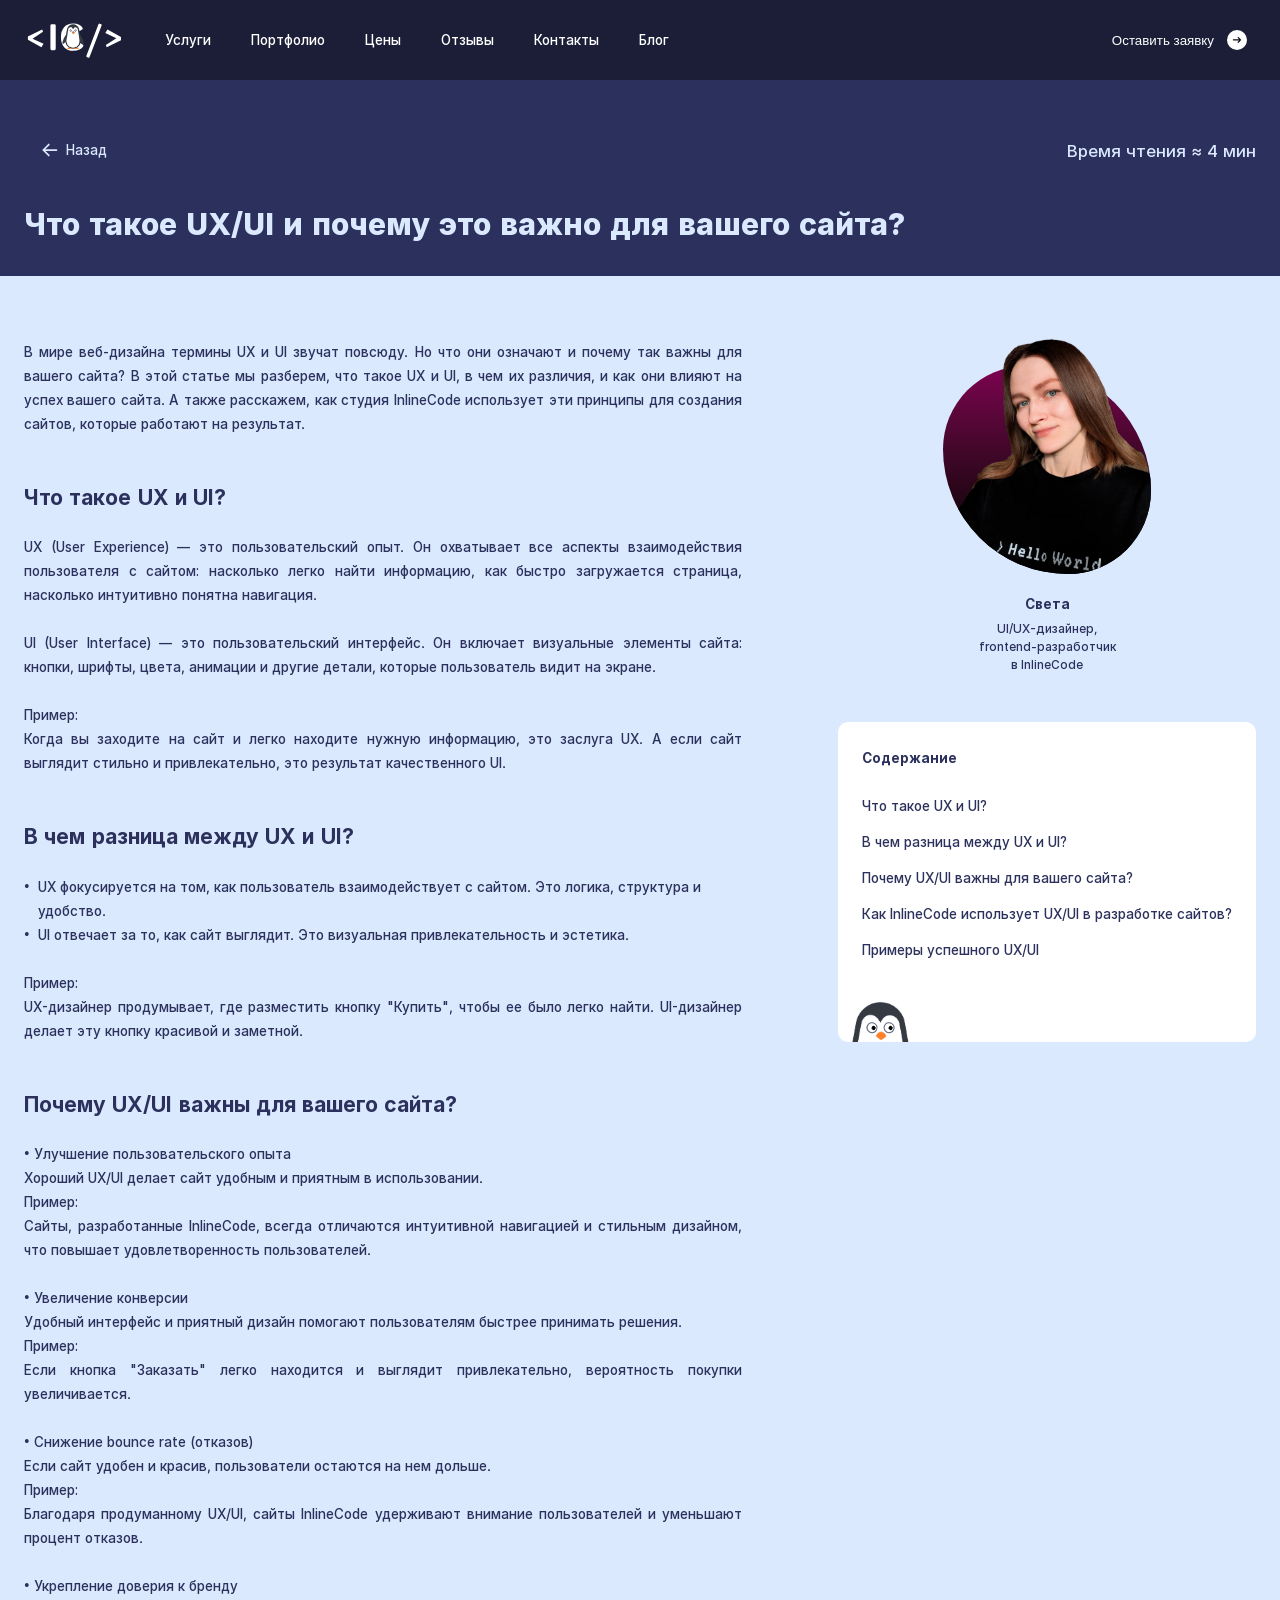
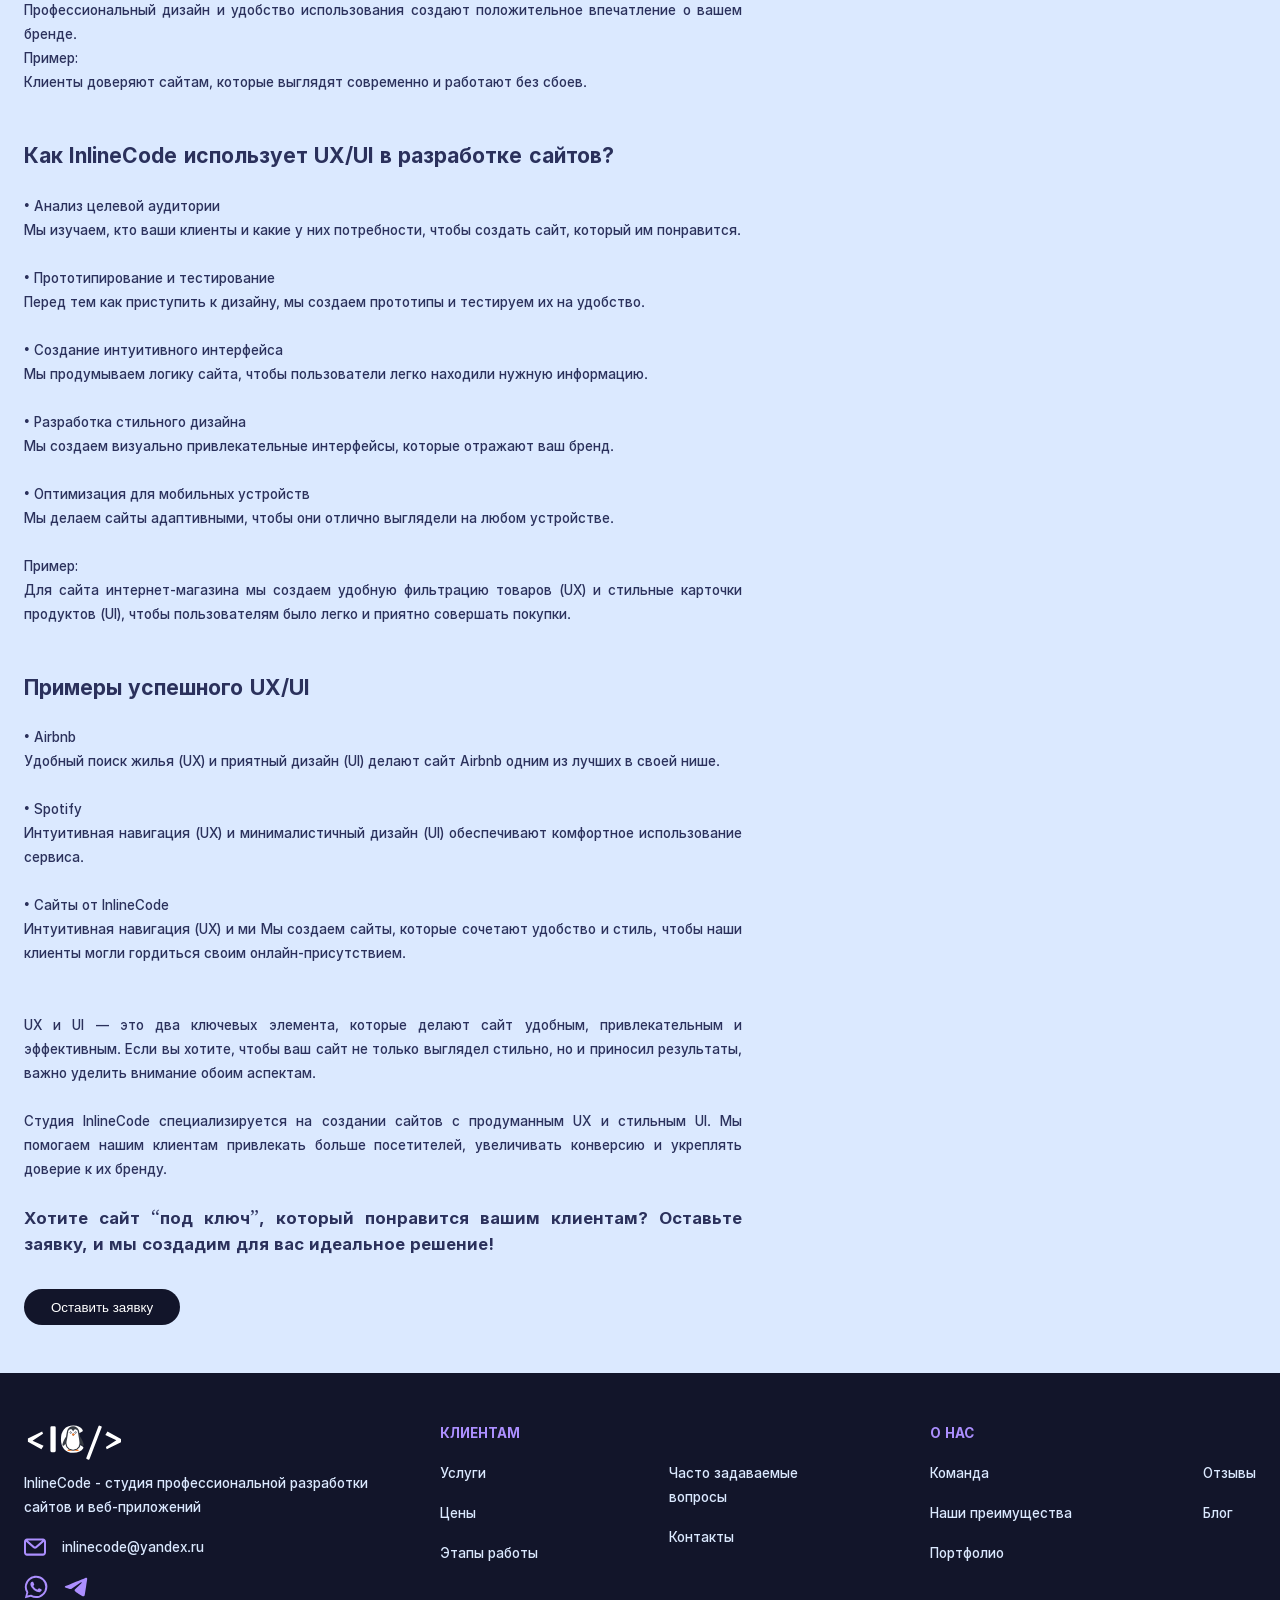
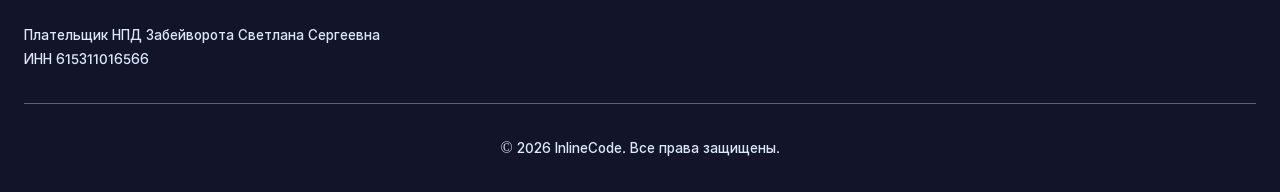
<file: blog/chto-takoe-ux-ui-i-pochemu-eto-vazhno-dlya-sayta/index.html>
<!doctype html><html class=Ua lang=ru><meta charset=UTF-8><meta name=viewport content="width=device-width"><meta name=color-scheme content="only light"><title>Что такое UX/UI и почему это важно для вашего сайта?</title><meta name=description content="В мире веб-дизайна термины UX и UI звучат повсюду. Но что они означают и почему так важны для вашего сайта? В этой статье мы разберем, что такое UX и UI, в чем их различия, и как они влияют на успех вашего сайта. А также расскажем, как студия InlineCode использует эти принципы для создания сайтов, которые работают на результат."><link rel=icon href=/favicon.ico sizes=32x32><link rel=icon href=/favicon.png sizes=120x120 type=image/png><link rel=icon media="(prefers-color-scheme: light)" type=image/svg+xml href=/favicon.svg><link rel=icon media="(prefers-color-scheme: dark)" type=image/svg+xml href=/favicon-white.svg><script type=module src=/_astro/ClientRouter.astro_astro_type_script_index_0_lang.DW16d_zL.js></script><link rel=preload as=image imagesrcset="/_astro/InlineCodeSveta.C6RRCvZ6_1awnHU.webp 640w,/_astro/InlineCodeSveta.C6RRCvZ6_2q9zRH.webp 1280w" media="(max-width: 48rem)"><link rel=preload as=image imagesrcset="/_astro/InlineCodeSvetaCutted.Zf7S3tB4_1kAmE2.webp 640w,/_astro/InlineCodeSvetaCutted.Zf7S3tB4_RwbV3.webp 1280w" media="(max-width: 48rem)"><link rel=preload href=/_astro/inter-500.B3_AxxX_.woff2 as=font type=font/woff2 crossorigin><link rel=preload href=/_astro/inter-800.CvjWqXut.woff2 as=font type=font/woff2 crossorigin><link rel=preload href=/_astro/inter-700.CiPg71xT.woff2 as=font type=font/woff2 crossorigin><link href=/_astro/global.BWoF3CnQ.css rel=stylesheet><meta name=astro-view-transitions-enabled content=true><meta name=astro-view-transitions-fallback content=animate><meta name=google-site-verification content=LvQRum0GHJ_vB7NYBADrHj_U7cCRwNQ1hW0VBRiqmSQ><meta name=yandex-verification content=292c5c5a62321f1e><style>.Ac[data-astro-cid-gm374vue]{border-radius:50% 40% 30% 50%/50% 30% 50% 40%;transition:border-radius 1s ease-out;animation:8s ease-in-out infinite alternate both morph,12s ease-in-out infinite alternate spin}.yc[data-astro-cid-gm374vue]{animation:12s ease-in-out infinite alternate-reverse spin}@keyframes morph{0%{border-radius:40% 60% 60% 40%/60% 30% 70% 40%}to{border-radius:40% 60%}}@keyframes spin{to{transform:rotate(1turn)}}#blog-main h2{scroll-margin-top:var(--header-height);font-family:var(--font-inter-700,Inter-700,arial-black-fallback-700,verdana-fallback-700);font-size:var(--text-24,clamp(1.26rem,1.146rem + .538vw,1.563rem));line-height:var(--tw-leading,var(--text-24--line-height,1.1))}#blog-main p{text-align:justify}#blog-main p+h2{margin-top:var(--spacing-28-48,clamp(1.75rem,1.3152rem + 2.1739vw,3rem))}#blog-main ul:not([data-no-space]){margin-block:var(--spacing-14-24,clamp(.875rem,.6576rem + 1.087vw,1.5rem))}#blog-main h2+p,#blog-main p+p{margin-top:var(--spacing-14-24,clamp(.875rem,.6576rem + 1.087vw,1.5rem))}.wa{aspect-ratio:1;width:13.5%;rotate:var(--eye-angle);border:1px solid var(--color-gray);background:#fff;border-radius:50%;position:absolute;top:20%}.wa.xa{left:var(--eye-left)}.wa.Aa{right:var(--eye-left)}.ya{background-color:var(--color-black);width:36%;height:36%;top:15%;left:25%}@media (pointer:coarse){:where(#spy-faq,#spy-price,#spy-blog-content)[data-animate]{transition:translate .3s linear;& .wa{transition:rotate .15s linear}}}#spy-faq:where([data-animate=true],[data-animate=visibility]){--eye-angle:-120deg;translate:0 50%}#spy-blog-content{--eye-angle:120deg;&:where([data-animate=true],[data-animate=visibility]){--eye-angle:180deg;translate:0 50%}}#spy-price[data-animate=true]{translate:0 -50%;& .wa{rotate:55deg}}#spy-price[data-animate=visibility]{translate:0 50%}.astro-route-announcer{clip:rect(0 0 0 0);clip-path:inset(50%);white-space:nowrap;width:1px;height:1px;position:absolute;top:0;left:0;overflow:hidden}</style><script type=module src=/_astro/page.DffPipBq.js></script><body class="Ua Va Wa Xa Ya g h"><header id=header class="E Ia bc fc oh ph"> <div class=e> <div class="J b g i qh"> <nav class=rh> <ul class="He sh th"> <li> <a href=/#services class="db eb nc uh vh"> Услуги </a> <li> <a href=/#portfolio class="db eb nc uh vh"> Портфолио </a> <li> <a href=/#prices class="db eb nc uh vh"> Цены </a> <li> <a href=/#reviews class="db eb nc uh vh"> Отзывы </a> <li> <a href=/#contacts class="db eb nc uh vh"> Контакты </a> <li> <a href=/blog/ class="db eb nc uh vh"> Блог </a> </li> </ul> </nav> <button aria-label="Открыть меню" id=menu-hamburger class="Ai Q g i j wh zi" data-hamburger=true> <svg id=menu-icon class="Xa k wi xg xi yg" viewBox="0 0 100 80"> <line x1=20 y1=20 x2=80 y2=20 stroke=currentColor stroke-width=8 stroke-linecap=round class="xg yg yi"/> <line x1=20 y1=40 x2=80 y2=40 stroke=currentColor stroke-width=8 stroke-linecap=round class="Hh yg"/> <line x1=20 y1=60 x2=80 y2=60 stroke=currentColor stroke-width=8 stroke-linecap=round class="xg yg yi"/> </svg> </button> <a href=/ aria-label="Домашняя страница"> <svg width=163 height=61 fill=none aria-hidden=true viewBox="0 0 163 61" class="_g ah c"><title>Логотип студии разработки сайтов под ключ InlineCode</title><path fill=#fff d="M28.08 42.32 6.3 30.2v-5.22l22.98-11.34 1.44 3.66-16.98 11.04 17.82 8.28zM44.677 47q-2.052 0-2.051-2.197V7.186q0-2.198 2.05-2.198h4.454q2.05 0 2.05 2.198v37.617Q51.18 47 49.13 47zm14.91-21.006q0-10.107 5.127-16.055 5.127-5.947 14.795-5.947 5.567 0 9.434 1.729 3.867 1.728 5.45 5.01 1.053 2.167-.352 2.93l-3.516 1.874q-1.845.996-3.047-1.113-.762-1.349-2.842-2.432-2.05-1.083-4.834-1.084-6.151 0-8.613 3.897-2.46 3.867-2.46 11.191t2.46 11.22q2.46 3.868 8.613 3.868 3.31 0 5.567-1.494 2.285-1.495 3.164-2.842 1.435-2.198 3.047-1.113l3.515 2.344q1.436.965.293 2.93-1.7 2.928-5.83 5.009-4.13 2.08-10.049 2.08-9.521 0-14.736-5.947-5.185-5.948-5.185-16.055m41.865 32.08q-1.377-.527-.733-2.168l19.453-50.683q.645-1.64 1.992-1.114l2.373.909q1.377.527.733 2.168l-19.453 50.683q-.645 1.641-1.992 1.113zM133.53 42.32l-1.44-3.66 16.98-11.04-17.82-8.28 3.48-5.7 21.78 12.12v5.22z"/><path fill=#353A42 d="M95.912 32.394c-1.694-5.435-3.937-8.799-5.342-10.526-.773-4.818-1.661-9.484-1.858-10.053C87.342 7.847 83.61 5 79.22 5c-4.597 0-8.473 3.122-9.67 7.383-.133.473-.955 4.873-1.69 9.498-1.407 1.731-3.642 5.092-5.333 10.513-2.129 6.829 2.788 3.717 4.17.77a12.73 12.73 0 0 0 5.65 9.513 12.4 12.4 0 0 0 6.873 2.07 12.4 12.4 0 0 0 6.873-2.07 12.73 12.73 0 0 0 5.65-9.514c1.382 2.948 6.298 6.06 4.17-.769M79.22 42.523c-5.722 0-10.377-4.709-10.377-10.496 0-3.764 2.448-17.853 2.827-19.056.746-2.367 2.95-3.48 5.053-2.46 1.582.767 2.497 2.873 2.497 2.873s.66-2.054 2.2-2.78c2.358-1.113 4.845.54 5.404 2.868.309 1.287 2.772 14.742 2.772 18.555 0 5.787-4.655 10.496-10.376 10.496"/><path fill=#FF802A d="M72.346 42.758c-1.116.086-2.104.625-2.043 2.242h17.833c.061-1.617-.926-2.156-2.043-2.242a12.4 12.4 0 0 1-6.873 2.07 12.4 12.4 0 0 1-6.874-2.07"/><path fill=#fff d="M81.42 10.604c-1.54.726-2.2 2.78-2.2 2.78s-.915-2.105-2.497-2.873c-2.103-1.02-4.307.093-5.054 2.46-.379 1.204-2.826 15.292-2.826 19.056 0 5.787 4.655 10.496 10.376 10.496s10.376-4.708 10.376-10.496c0-3.813-2.463-17.267-2.772-18.554-.559-2.33-3.045-3.981-5.403-2.87m-1.926 6.316c1.54 0 2.127 1.842 2.127 1.842l-2.127 1.559-2.127-1.559s.587-1.842 2.127-1.842m-5.526-2.067a1.396 1.396 0 0 1 1.683-1.046c.75.18 1.214.942 1.035 1.702a1.395 1.395 0 0 1-1.682 1.046 1.413 1.413 0 0 1-1.036-1.702m9.467 1.702a1.396 1.396 0 0 1-1.682-1.046 1.41 1.41 0 0 1 1.035-1.702 1.395 1.395 0 0 1 1.682 1.046 1.414 1.414 0 0 1-1.035 1.702"/><path fill=#FF802A d="M81.622 18.762s-.588-1.842-2.128-1.842-2.127 1.842-2.127 1.842l2.127 1.559z"/><path fill=#fff stroke=#353A42 stroke-width=.5 d="M76.486 15.238a1.31 1.31 0 0 1-1.301 1.32 1.31 1.31 0 0 1-1.302-1.32c0-.731.585-1.32 1.302-1.32a1.31 1.31 0 0 1 1.301 1.32Zm8.071 0a1.31 1.31 0 0 1-1.302 1.32 1.31 1.31 0 0 1-1.302-1.32c0-.731.586-1.32 1.302-1.32a1.31 1.31 0 0 1 1.302 1.32Z"/><ellipse cx=75.495 cy=15.238 fill=#353A42 rx=.31 ry=.314 /><ellipse cx=83.565 cy=15.238 fill=#353A42 rx=.31 ry=.314 /></svg> </a> <button target=modal-contact-form class="Q Tc Wc Xa Xc Yc Zc _c ad bd cd g i nc xh"> Оставить заявку <div class="g i j na nc sb"> <svg fill=none aria-hidden=true viewBox="0 0 13 9" height=0.4375em><path stroke=#0F0C14 stroke-linecap=round stroke-linejoin=round stroke-width=2 d="M1 4.403h10.889M8.45 1l3.439 3.5L8.45 8"/></svg> </div> </button> </div> </div> </header> <script>!function(){let e=window.matchMedia("(max-width: 64rem)");function s(){let s,a,i;e.matches&&(a=document.querySelector("header"),i=document.querySelector("[data-hamburger]"),i?.addEventListener("click",()=>{if(s||(a?.insertAdjacentHTML("afterend",'<aside class="Md Ig yh bc cc zh oh Ah fc Bh Oa Ch" data-sidebar tabindex="-1"> <div class="e"> <nav> <ul class="Kb Dh g h"> <li style="--delay:0ms" class="_a Eh Fh jc k g i Gh ke Hh sg Ih Jh"> <svg aria-hidden="true" width="1.7em" height="1.7em"> <use href="/icons.svg#sidebar-service-icon"></use> </svg> <a href="/#services"> <span class="z cc"></span> Услуги </a> </li><li style="--delay:50ms" class="_a Eh Fh jc k g i Gh ke Hh sg Ih Jh"> <svg aria-hidden="true" width="1.7em" height="1.7em"> <use href="/icons.svg#sidebar-portfolio-icon"></use> </svg> <a href="/#portfolio"> <span class="z cc"></span> Портфолио </a> </li><li style="--delay:100ms" class="_a Eh Fh jc k g i Gh ke Hh sg Ih Jh"> <svg aria-hidden="true" width="1.7em" height="1.7em"> <use href="/icons.svg#sidebar-price-icon"></use> </svg> <a href="/#prices"> <span class="z cc"></span> Цены </a> </li><li style="--delay:150ms" class="_a Eh Fh jc k g i Gh ke Hh sg Ih Jh"> <svg aria-hidden="true" width="1.7em" height="1.7em"> <use href="/icons.svg#sidebar-reviews-icon"></use> </svg> <a href="/#reviews"> <span class="z cc"></span> Отзывы </a> </li><li style="--delay:200ms" class="_a Eh Fh jc k g i Gh ke Hh sg Ih Jh"> <svg aria-hidden="true" width="1.7em" height="1.7em" class="Tb"> <use href="/icons.svg#sidebar-contacts-icon"></use> </svg> <a href="/#contacts"> <span class="z cc"></span> Контакты </a> </li><li style="--delay:250ms" class="_a Eh Fh jc k g i Gh ke Hh sg Ih Jh"> <svg aria-hidden="true" width="1.7em" height="1.7em"> <use href="/icons.svg#sidebar-blog-icon"></use> </svg> <a href="/blog"> <span class="z cc"></span> Блог </a> </li> </ul> </nav> </div> </aside>'),(s=document.querySelector("aside")).addEventListener("click",e=>{e.target?.closest("a")&&i.click()})),i.classList.toggle("open"),s.dataset.active){delete s.dataset.active,delete document.body.dataset.lock;return}document.body.dataset.lock="true",s.dataset.active="true"}))}s(),document.addEventListener("astro:after-swap",s),e.addEventListener("change",s)}()</script> <div class="a b c"></div> <main id=blog-main class="d v"> <div class=a> <div class=e> <div class="_a ab bb g i"> <a href=/blog/ class="I M Q R cb db eb g i ka r"> <svg width=1.125em height=1em fill=none aria-hidden=true viewBox="0 0 18 16" class=aa><path stroke=currentColor stroke-linecap=round stroke-linejoin=round stroke-width=2 d="M1.5 8h15m-15 0 6.25-6.25M1.5 8l6.25 6.25"/></svg> Назад </a> <div class="I u">Время чтения ≈ 4 мин</div> </div> <h1 class="I fb gb hb">Что такое UX/UI и почему это важно для вашего сайта?</h1> </div> </div> <div class=y> <div class=e> <div class="K W ib jb kb lb"> <div> <div> <p> В мире веб-дизайна термины UX и UI звучат повсюду. Но что они означают и почему так важны для вашего сайта? В этой статье мы разберем, что такое UX и UI, в чем их различия, и как они влияют на успех вашего сайта. А также расскажем, как студия InlineCode использует эти принципы для создания сайтов, которые работают на результат. </p> <h2 id=1>Что такое UX и UI?</h2> <p> UX (User Experience) — это пользовательский опыт. Он охватывает все аспекты взаимодействия пользователя с сайтом: насколько легко найти информацию, как быстро загружается страница, насколько интуитивно понятна навигация. </p> <p> UI (User Interface) — это пользовательский интерфейс. Он включает визуальные элементы сайта: кнопки, шрифты, цвета, анимации и другие детали, которые пользователь видит на экране. </p> <p> Пример:<br> Когда вы заходите на сайт и легко находите нужную информацию, это заслуга UX. А если сайт выглядит стильно и привлекательно, это результат качественного UI. </p> <h2 id=2>В чем разница между UX и UI?</h2> <ul role=list> <li class="g r"> <span>•</span> UX фокусируется на том, как пользователь взаимодействует с сайтом. Это логика, структура и удобство. </li> <li><li class="g r"> <span>•</span> UI отвечает за то, как сайт выглядит. Это визуальная привлекательность и эстетика. </li> </ul> <p> Пример:<br> UX-дизайнер продумывает, где разместить кнопку "Купить", чтобы ее было легко найти. UI-дизайнер делает эту кнопку красивой и заметной. </p> <h2 id=3>Почему UX/UI важны для вашего сайта?</h2> <p> <span>• Улучшение пользовательского опыта</span><br> Хороший UX/UI делает сайт удобным и приятным в использовании.<br> Пример:<br> Сайты, разработанные InlineCode, всегда отличаются интуитивной навигацией и стильным дизайном, что повышает удовлетворенность пользователей. </p> <p> <span>• Увеличение конверсии</span><br> Удобный интерфейс и приятный дизайн помогают пользователям быстрее принимать решения.<br> Пример:<br> Если кнопка "Заказать" легко находится и выглядит привлекательно, вероятность покупки увеличивается. </p> <p> <span>• Снижение bounce rate (отказов)</span><br> Если сайт удобен и красив, пользователи остаются на нем дольше.<br> Пример:<br> Благодаря продуманному UX/UI, сайты InlineCode удерживают внимание пользователей и уменьшают процент отказов. </p> <p> <span>• Укрепление доверия к бренду</span><br> Профессиональный дизайн и удобство использования создают положительное впечатление о вашем бренде.<br> Пример:<br> Клиенты доверяют сайтам, которые выглядят современно и работают без сбоев. </p> <h2 id=4>Как InlineCode использует UX/UI в разработке сайтов?</h2> <p> <span>• Анализ целевой аудитории</span><br> Мы изучаем, кто ваши клиенты и какие у них потребности, чтобы создать сайт, который им понравится. </p> <p> <span>• Прототипирование и тестирование</span><br> Перед тем как приступить к дизайну, мы создаем прототипы и тестируем их на удобство. </p> <p> <span>• Создание интуитивного интерфейса</span><br> Мы продумываем логику сайта, чтобы пользователи легко находили нужную информацию. </p> <p> <span>• Разработка стильного дизайна</span><br> Мы создаем визуально привлекательные интерфейсы, которые отражают ваш бренд. </p> <p> <span>• Оптимизация для мобильных устройств</span><br> Мы делаем сайты адаптивными, чтобы они отлично выглядели на любом устройстве. </p> <p> Пример:<br> Для сайта интернет-магазина мы создаем удобную фильтрацию товаров (UX) и стильные карточки продуктов (UI), чтобы пользователям было легко и приятно совершать покупки. </p> <h2 id=5>Примеры успешного UX/UI</h2> <p> <span>• Airbnb</span><br> Удобный поиск жилья (UX) и приятный дизайн (UI) делают сайт Airbnb одним из лучших в своей нише. </p> <p> <span>• Spotify</span><br> Интуитивная навигация (UX) и минималистичный дизайн (UI) обеспечивают комфортное использование сервиса. </p> <p> <span>• Сайты от InlineCode</span><br> Интуитивная навигация (UX) и ми Мы создаем сайты, которые сочетают удобство и стиль, чтобы наши клиенты могли гордиться своим онлайн-присутствием. </p> <div class=s></div> <p> UX и UI — это два ключевых элемента, которые делают сайт удобным, привлекательным и эффективным. Если вы хотите, чтобы ваш сайт не только выглядел стильно, но и приносил результаты, важно уделить внимание обоим аспектам. </p> <p> Студия InlineCode специализируется на создании сайтов с продуманным UX и стильным UI. Мы помогаем нашим клиентам привлекать больше посетителей, увеличивать конверсию и укреплять доверие к их бренду. </p> <p class="t u"> Хотите сайт “под ключ”, который понравится вашим клиентам? Оставьте заявку, и мы создадим для вас идеальное решение! </p> </div> <button class="Q R S T Va Xa id jd ka kd la mb nc" target=modal-contact-form> Оставить заявку </button> </div> <div class="J L g j nb ob pb qb rb"> <div> <div class="g i j k wc xc" data-astro-cid-gm374vue> <div class="Ac Bc Cc Dc Fc Gc W Za ec sb" data-astro-cid-gm374vue> <div class="wc xc yc" data-astro-cid-gm374vue> <img srcset="/_astro/InlineCodeSveta.C6RRCvZ6_1awnHU.webp 640w,/_astro/InlineCodeSveta.C6RRCvZ6_2q9zRH.webp 1280w" loading=eager decoding=async fetchpriority=auto width=1620 height=1900 class="ub vb" alt="InlineCode разработчик"> </div> </div> <div class="cc z" data-astro-cid-gm374vue> <img srcset="/_astro/InlineCodeSvetaCutted.Zf7S3tB4_1kAmE2.webp 640w,/_astro/InlineCodeSvetaCutted.Zf7S3tB4_RwbV3.webp 1280w" loading=eager decoding=async fetchpriority=auto width=1620 height=1900 class="ub vb" alt="InlineCode разработчик"> </div> </div> <div class=wb> <div class="p t"> Света </div> <div class="aa p xb"> UI/UX-дизайнер, <br> frontend-разработчик <br> в InlineCode </div> </div> </div> <div class="E d yb zb"> <div class="Ab Bb Cb Db E Eb Fb Za k ma na"> <div class="Gb t">Содержание</div> <ul id=contentListWrapper class="Hb Ib g h" role=list> <li data-id=1 class="Jb Q"> Что такое UX и UI? <li data-id=2 class="Jb Q"> В чем разница между UX и UI? <li data-id=3 class="Jb Q"> Почему UX/UI важны для вашего сайта? <li data-id=4 class="Jb Q"> Как InlineCode использует UX/UI в разработке сайтов? <li data-id=5 class="Jb Q"> Примеры успешного UX/UI </li> </ul> <div class="A B Ka z"> <div data-pen-spy id=spy-blog-content class="Ba Ca Da Ea Fa Ga Ha Qa Ra Sa Ta"> <div class="wa xa"> <div class="ya z za"></div> </div> <div class="Aa wa"> <div class="ya z za"></div> </div> </div> </div> <script type=module>document.addEventListener("astro:page-load",()=>{let e=window.matchMedia("(pointer: coarse)").matches,t=window.matchMedia("(min-width:48rem)"),a=document.querySelectorAll("[data-pen-spy]"),i,n={},r=t.matches,s=e=>{let t=e.getBoundingClientRect(),a=t.left+window.scrollX+t.width/2,i=t.top+window.scrollY+t.height/2;n[e.id]=[a,i]},d=()=>a.forEach(s),l=new IntersectionObserver(e=>{e.forEach(e=>{let t=e.target.firstElementChild;"spy-blog-content"===t.id&&r?e.isIntersecting?i=setInterval(()=>{s(t)},500):clearInterval(i):e.isIntersecting&&(t.dataset.animate="visibility",setTimeout(()=>{t.dataset.animate="false"},250))})},{threshold:.5});a.forEach(t=>{let a=t.parentElement;("spy-price"!==t.id||e)&&a&&l.observe(a)}),e||(d(),window.addEventListener("mousemove",e=>{let t=e.pageY,i=e.pageX;Array.from(a).slice(0,1).forEach(e=>{let[a,r]=n[e.id],s=-(180/Math.PI*Math.atan2(i-a,t-r)*1)+180;e.style.setProperty("--eye-angle",s+"deg")})}),window.addEventListener("resize",d)),e&&a.forEach(e=>{e.addEventListener("click",t=>{e.dataset.animate=["true","visibility"].includes(e.dataset.animate)?"false":"true"}),e.addEventListener("transitionend",t=>{"translate"===t.propertyName&&(e.dataset.animate="false")})}),t.addEventListener("change",e=>{r=e.matches})})</script> </div> </div> </div> </div> </div> </div> </main> <footer class="I ab" aria-labelledby=footer-heading> <h2 id=footer-heading class=Kc>Footer</h2> <div class=e> <div class="Ef J Qf g h"> <div class=Zg> <a href=/ aria-label="Домашняя страница"><svg width=163 height=61 fill=none aria-hidden=true viewBox="0 0 163 61" class="_g ah c"><title>Логотип студии разработки сайтов под ключ InlineCode</title><path fill=#fff d="M28.08 42.32 6.3 30.2v-5.22l22.98-11.34 1.44 3.66-16.98 11.04 17.82 8.28zM44.677 47q-2.052 0-2.051-2.197V7.186q0-2.198 2.05-2.198h4.454q2.05 0 2.05 2.198v37.617Q51.18 47 49.13 47zm14.91-21.006q0-10.107 5.127-16.055 5.127-5.947 14.795-5.947 5.567 0 9.434 1.729 3.867 1.728 5.45 5.01 1.053 2.167-.352 2.93l-3.516 1.874q-1.845.996-3.047-1.113-.762-1.349-2.842-2.432-2.05-1.083-4.834-1.084-6.151 0-8.613 3.897-2.46 3.867-2.46 11.191t2.46 11.22q2.46 3.868 8.613 3.868 3.31 0 5.567-1.494 2.285-1.495 3.164-2.842 1.435-2.198 3.047-1.113l3.515 2.344q1.436.965.293 2.93-1.7 2.928-5.83 5.009-4.13 2.08-10.049 2.08-9.521 0-14.736-5.947-5.185-5.948-5.185-16.055m41.865 32.08q-1.377-.527-.733-2.168l19.453-50.683q.645-1.64 1.992-1.114l2.373.909q1.377.527.733 2.168l-19.453 50.683q-.645 1.641-1.992 1.113zM133.53 42.32l-1.44-3.66 16.98-11.04-17.82-8.28 3.48-5.7 21.78 12.12v5.22z"/><path fill=#353A42 d="M95.912 32.394c-1.694-5.435-3.937-8.799-5.342-10.526-.773-4.818-1.661-9.484-1.858-10.053C87.342 7.847 83.61 5 79.22 5c-4.597 0-8.473 3.122-9.67 7.383-.133.473-.955 4.873-1.69 9.498-1.407 1.731-3.642 5.092-5.333 10.513-2.129 6.829 2.788 3.717 4.17.77a12.73 12.73 0 0 0 5.65 9.513 12.4 12.4 0 0 0 6.873 2.07 12.4 12.4 0 0 0 6.873-2.07 12.73 12.73 0 0 0 5.65-9.514c1.382 2.948 6.298 6.06 4.17-.769M79.22 42.523c-5.722 0-10.377-4.709-10.377-10.496 0-3.764 2.448-17.853 2.827-19.056.746-2.367 2.95-3.48 5.053-2.46 1.582.767 2.497 2.873 2.497 2.873s.66-2.054 2.2-2.78c2.358-1.113 4.845.54 5.404 2.868.309 1.287 2.772 14.742 2.772 18.555 0 5.787-4.655 10.496-10.376 10.496"/><path fill=#FF802A d="M72.346 42.758c-1.116.086-2.104.625-2.043 2.242h17.833c.061-1.617-.926-2.156-2.043-2.242a12.4 12.4 0 0 1-6.873 2.07 12.4 12.4 0 0 1-6.874-2.07"/><path fill=#fff d="M81.42 10.604c-1.54.726-2.2 2.78-2.2 2.78s-.915-2.105-2.497-2.873c-2.103-1.02-4.307.093-5.054 2.46-.379 1.204-2.826 15.292-2.826 19.056 0 5.787 4.655 10.496 10.376 10.496s10.376-4.708 10.376-10.496c0-3.813-2.463-17.267-2.772-18.554-.559-2.33-3.045-3.981-5.403-2.87m-1.926 6.316c1.54 0 2.127 1.842 2.127 1.842l-2.127 1.559-2.127-1.559s.587-1.842 2.127-1.842m-5.526-2.067a1.396 1.396 0 0 1 1.683-1.046c.75.18 1.214.942 1.035 1.702a1.395 1.395 0 0 1-1.682 1.046 1.413 1.413 0 0 1-1.036-1.702m9.467 1.702a1.396 1.396 0 0 1-1.682-1.046 1.41 1.41 0 0 1 1.035-1.702 1.395 1.395 0 0 1 1.682 1.046 1.414 1.414 0 0 1-1.035 1.702"/><path fill=#FF802A d="M81.622 18.762s-.588-1.842-2.128-1.842-2.127 1.842-2.127 1.842l2.127 1.559z"/><path fill=#fff stroke=#353A42 stroke-width=.5 d="M76.486 15.238a1.31 1.31 0 0 1-1.301 1.32 1.31 1.31 0 0 1-1.302-1.32c0-.731.585-1.32 1.302-1.32a1.31 1.31 0 0 1 1.301 1.32Zm8.071 0a1.31 1.31 0 0 1-1.302 1.32 1.31 1.31 0 0 1-1.302-1.32c0-.731.586-1.32 1.302-1.32a1.31 1.31 0 0 1 1.302 1.32Z"/><ellipse cx=75.495 cy=15.238 fill=#353A42 rx=.31 ry=.314 /><ellipse cx=83.565 cy=15.238 fill=#353A42 rx=.31 ry=.314 /></svg></a> <p class="I bh"> InlineCode - студия профессиональной разработки сайтов и веб-приложений </p> <div class="F _a g i ja k"> <svg width=1.375em height=1.125em fill=none aria-hidden=true viewBox="0 0 22 18" class="Nc c"><path fill=#AC8FFF fill-rule=evenodd d="M19 .466c1.657 0 3 1.444 3 3.224v10.75c0 1.78-1.343 3.224-3 3.224H3c-1.657 0-3-1.444-3-3.225V3.69C0 1.91 1.343.466 3 .466zm-.747 2.15H3.747l6.633 5.628a.946.946 0 0 0 1.24 0zM2 3.872v10.567c0 .594.448 1.075 1 1.075h16c.552 0 1-.481 1-1.075V3.872l-7.141 6.06a2.84 2.84 0 0 1-3.718 0z" clip-rule=evenodd /></svg> <a class=Mc href=mailto:inlinecode@yandex.ru><span class="cc z"></span>inlinecode@yandex.ru</a> </div> <div class="F _a g"> <a target=_blank href="https://wa.me/79515227332?text=Здравствуйте! Хотел бы заказать у вас сайт. Когда можно обсудить детали?" rel=nofollow aria-label="Заказ сайта в Telegram"> <svg width=1.5em height=1.5em fill=none aria-hidden=true viewBox="0 0 24 24" class=Tb><g fill=currentColor clip-path=url(#a)><path d="M17.13 14.196c-.285-.134-1.65-.807-1.905-.912s-.435-.135-.63.15c-.195.284-.72.897-.885 1.092-.165.194-.315.209-.6 0a7.7 7.7 0 0 1-2.235-1.377 7.9 7.9 0 0 1-1.5-1.93c-.165-.269 0-.418.12-.568s.27-.314.42-.479q.165-.214.27-.463a.57.57 0 0 0 0-.494c0-.135-.63-1.496-.87-2.05s-.45-.478-.615-.478h-.6a1.08 1.08 0 0 0-.75.344 3.14 3.14 0 0 0-.975 2.319A5.36 5.36 0 0 0 7.5 12.267a12.47 12.47 0 0 0 4.785 4.188c.66.284 1.17.449 1.575.584.569.171 1.17.207 1.755.104a2.9 2.9 0 0 0 1.89-1.316c.173-.416.23-.87.165-1.316-.075-.105-.255-.18-.54-.315"/><path d="M19.935 4.01A11.04 11.04 0 0 0 12 .747c-1.953.01-3.868.532-5.556 1.511a11.14 11.14 0 0 0-4.06 4.072 11.1 11.1 0 0 0 .001 11.097l-1.5 5.759 5.91-1.496a11.1 11.1 0 0 0 5.325 1.346H12c2.217.015 4.388-.63 6.236-1.85a11.14 11.14 0 0 0 4.141-5.005 11.1 11.1 0 0 0-2.442-12.173M12 21.122a9.2 9.2 0 0 1-4.725-1.302l-.33-.194-3.51.912.93-3.41-.21-.344A9.224 9.224 0 0 1 6.253 4.678a9.287 9.287 0 0 1 12.302.663 9.15 9.15 0 0 1 2.715 6.537 9.25 9.25 0 0 1-2.72 6.532A9.3 9.3 0 0 1 12 21.124"/></g><defs><clipPath id=a><path fill=#fff d="M0 0h24v23.934H0z"/></clipPath></defs></svg> </a> <a target=_blank href="https://t.me/InlineCode_chat?text=Здравствуйте! Хотел бы заказать у вас сайт. Когда можно обсудить детали?" rel=nofollow aria-label="Заказать создание сайта через WhatsApp"> <svg width=1.5em height=1.5em fill=none aria-hidden=true viewBox="0 0 24 24" class=Tb><path fill=currentColor d="M21.294 2.906C18.34 4.126 5.679 9.356 2.18 10.782c-2.346.913-.973 1.769-.973 1.769s2.003.685 3.72 1.198c1.717.514 2.632-.057 2.632-.057l8.07-5.421c2.86-1.94 2.174-.343 1.487.342a217 217 0 0 1-6.009 5.707c-.915.8-.457 1.484-.057 1.826 1.488 1.256 5.551 3.824 5.78 3.995 1.209.854 3.587 2.082 3.949-.513l1.43-8.96c.458-3.025.916-5.821.973-6.62.172-1.94-1.888-1.142-1.888-1.142"/></svg> </a> </div> <div class="Le q"> <p class=I> Плательщик НПД Забейворота Светлана Сергеевна </p> <div class=I>ИНН 615311016566</div> </div> </div> <div class="Ib L ch d dh eh fh g gh"> <div class="Fe _a g h jh kh lh mh nh"> <ul class="_a g h"> <li class="Tb t">КЛИЕНТАМ</li> <li> <a class=hh href=/#services> Услуги </a> <li> <a class=hh href=/#prices> Цены </a> <li> <a class=hh href=/#stages> Этапы работы </a> </li> </ul> <ul class="_a g h"> <li class="Cg He Je ih t"> КЛИЕНТАМ </li> <li> <a class=hh href=/#faq> Часто задаваемые <br> вопросы </a> <li> <a class=hh href=/#contacts> Контакты </a> </li> </ul> </div><div class="Fe _a g h jh kh lh"> <ul class="_a g h"> <li class="Tb t">О НАС</li> <li> <a class=hh href=/#team> Команда </a> <li> <a class=hh href=/#advantages> Наши преимущества </a> <li> <a class=hh href=/#portfolio> Портфолио </a> </li> </ul> <ul class="_a g h"> <li class="Cg He Je ih t"> О НАС </li> <li> <a class=hh href=/#reviews> Отзывы </a> <li> <a class=hh href=/blog/> Блог </a> </li> </ul> </div> </div> </div> <hr class=da> <p class="Ee I p"> © 2026 InlineCode. Все права защищены. </p> </div> </footer> <dialog class="Bi Ci Di E Ua fi i j" id=modal-contact-form tabindex=-1> <div class="E Ka e"> <div class="Ta Vc ha k"> <form id=form-modal-contact-form data-contact-form class="M Md oi pi y" novalidate> <div class="V W kg v"> <div data-group class=Md> <div class=k> <input id=modal-contact-form-name type=text name=name class="E Fh Oa R bi ci di ei fi gi ma" aria-required=true autocomplete=given-name> <label for=modal-contact-form-name class="Ia di eg hi ii t y z"> Имя* </label> <svg width=1.5em height=1.5em fill=none aria-hidden=true viewBox="0 0 24 24" class="eg ji re z"><path stroke=#2B315C stroke-linecap=round stroke-linejoin=round stroke-width=2 d="M5 21a7 7 0 1 1 14 0M16 7a4 4 0 1 1-8 0 4 4 0 0 1 8 0"/></svg> </div> <span role=alert class="He Uh Vh bh ki"> *Обязательное поле </span> </div><div data-group class=Md> <div class=k> <input id=modal-contact-form-email type=email name=email class="E Fh Oa R bi ci di ei fi gi ma" aria-required=false autocomplete=email inputmode=email> <label for=modal-contact-form-email class="Ia di eg hi ii t y z"> Email </label> <svg width=1.5em height=1.5em fill=none aria-hidden=true viewBox="0 0 24 24" class="eg ji re z"><path stroke=#1C274C stroke-width=1.5 d="M2 12c0-3.771 0-5.657 1.172-6.828S6.229 4 10 4h4c3.771 0 5.657 0 6.828 1.172S22 8.229 22 12s0 5.657-1.172 6.828S17.771 20 14 20h-4c-3.771 0-5.657 0-6.828-1.172S2 15.771 2 12Z"/><path stroke=#1C274C stroke-linecap=round stroke-width=1.5 d="m6 8 2.159 1.8c1.837 1.53 2.755 2.295 3.841 2.295s2.005-.765 3.841-2.296L18 8"/></svg> </div> <span role=alert class="He Uh Vh bh ki"> *Обязательное поле </span> </div><div data-group class=Md> <div class=k> <input id=modal-contact-form-mobile type=text name=mobile class="E Fh Oa R bi ci di ei fi gi ma" aria-required=true autocomplete=tel inputmode=tel> <label for=modal-contact-form-mobile class="Ia di eg hi ii t y z"> Телефон* </label> <svg width=1.5em height=1.688em fill=none aria-hidden=true viewBox="0 0 24 27" class="eg ji re z"><path fill=currentColor d="m15.094 16.04.514-.54-1.194-1.265-.513.539zm2.24-.765 2.154 1.236.809-1.568-2.156-1.236zm2.57 3.691-1.603 1.68 1.193 1.266 1.602-1.68zm-2.58 2.222c-1.635.16-5.867.017-10.449-4.787l-1.193 1.265c5 5.243 9.759 5.5 11.8 5.299zM6.875 16.4c-4.367-4.58-5.09-8.432-5.18-10.103L.004 6.4c.113 2.103 1.009 6.371 5.677 11.266zm1.552-7.353.323-.34-1.193-1.265-.324.34zm.58-4.664L7.586 2.38 6.231 3.45l1.422 2.004zm-6.206-2.44L1.03 3.801l1.192 1.265 1.77-1.857zM7.83 8.415a31 31 0 0 0-.598-.63l-.002.001-.003.004-.058.068a1.9 1.9 0 0 0-.27.498c-.115.322-.176.747-.099 1.274.151 1.029.824 2.389 2.546 4.194l1.193-1.265c-1.612-1.69-1.996-2.718-2.067-3.203-.034-.23.001-.344.011-.371q.01-.025.002-.007a.3.3 0 0 1-.036.046l-.01.011-.01.012c-.002 0-.002.001-.599-.632m1.516 5.41c1.722 1.806 3.018 2.509 3.996 2.667.5.08.902.016 1.208-.104a1.7 1.7 0 0 0 .473-.28l.064-.062.004-.003.001-.002c.001 0 .002-.002-.595-.634-.596-.633-.595-.634-.595-.635l.002-.001.003-.004.006-.006.054-.047q.016-.01-.008.002c-.028.01-.138.048-.36.012-.467-.075-1.449-.48-3.06-2.169zM7.586 2.38C6.435.76 4.173.504 2.8 1.944l1.193 1.265c.6-.628 1.665-.564 2.237.24zM1.693 6.298c-.022-.411.157-.842.53-1.232L1.03 3.801C.424 4.436-.053 5.336.005 6.4zM18.3 20.647c-.31.325-.642.508-.977.54l.157 1.778c.83-.082 1.508-.523 2.013-1.053zM8.75 8.709c1.11-1.165 1.192-3.007.257-4.325l-1.355 1.07c.455.64.388 1.482-.096 1.99zm10.737 7.802c.923.529 1.067 1.772.415 2.455l1.194 1.266c1.512-1.586 1.045-4.231-.8-5.29zm-3.88-1.01c.433-.455 1.13-.567 1.725-.226l.808-1.568c-1.222-.7-2.74-.507-3.727.528z"/></svg> </div> <span role=alert class="He Uh Vh bh ki"> *Обязательное поле </span> </div><div data-group> <div class=k> <input id=modal-contact-form-money type=text name=money class="E Fh Oa R bi ci di ei fi gi ma" aria-required=false autocomplete=off> <label for=modal-contact-form-money class="Ia di eg hi ii t y z"> Планируемый бюджет </label> <svg width=1.5em height=1.5em fill=none aria-hidden=true viewBox="0 0 24 24" class="eg ji re z"><path stroke=#2B315C stroke-width=1.5 d="M2 14c0-3.771 0-5.657 1.172-6.828S6.229 6 10 6h4c3.771 0 5.657 0 6.828 1.172S22 10.229 22 14s0 5.657-1.172 6.828S17.771 22 14 22h-4c-3.771 0-5.657 0-6.828-1.172S2 17.771 2 14Zm14-8c0-1.886 0-2.828-.586-3.414S13.886 2 12 2s-2.828 0-3.414.586S8 4.114 8 6"/><path stroke=#2B315C stroke-linecap=round stroke-width=1.5 d="M12 17.333c1.105 0 2-.746 2-1.666S13.105 14 12 14s-2-.746-2-1.667c0-.92.895-1.666 2-1.666m0 6.666c-1.105 0-2-.746-2-1.666m2 1.666V18m0-7.333V10m0 .667c1.105 0 2 .746 2 1.666"/></svg> </div> </div> </div> <div class="F k"> <label for=modal-contact-form-form-modal-contact-form class="Kh Sb k t v y">Расскажите о том, что вы хотите реализовать </label> <div class="E Fi Ii Ji Oa R bi fi ma"> <textarea class="E Ei Fi Gi Hi ag di ia" id=modal-contact-form-form-modal-contact-form name=message></textarea> </div> <script type=module>document.addEventListener("astro:page-load",()=>{document.querySelectorAll("textarea").forEach(e=>{e.addEventListener("input",()=>{let t=e.scrollHeight;e.style.height="auto",e.style.height=`${e.scrollHeight}px`,t>190?(e.style.maxHeight="190px",e.style.overflowY="scroll"):(e.style.overflowY="hidden",e.style.maxHeight="none")})})})</script> </div> <p class="Lh Mh bh da"> Заполняя данную форму вы соглашаетесь на обработку персональных данных “InlineCode” в соответствии с законом №152-Ф3 “О персональных данных” <a class=Dd href=/_astro/politica.D0fZ4gIV.pdf download rel=nofollow aria-label="Документ политики конфиденциальности">политика конфиденциальности.</a> </p> <div class="Xh ja k xh"> <img src=/_astro/pen-business.0-11Z_IM_14fn2z.webp alt="Оставить заявку для сайта под ключ" loading=lazy decoding=async fetchpriority=auto width=603 height=441 class="Xb li mi ni z"> <button type=submit class="Cc I Md Q S T W Yh a nc sc"> <span class="Zh qf rf">Отправить</span> <span class="He _h ai nc qf rf sb"></span> </button> </div> <script type=module src=/_astro/ContactForm.astro_astro_type_script_index_0_lang.y6fOp714.js></script> </form> <input form=form-modal-contact-form type=hidden name=smile value=:(> <div class="Ia Ja Q R _d eg g i j jc nc ti ui vi z" data-target-close=modal-contact-form> <svg width=14 height=14 fill=none aria-hidden=true viewBox="0 0 14 14" class="Ka si"><path fill=#DBE9FF d="m8.957 6.872 4.096-4.095c.596-.596.596-1.49 0-2.085-.223-.298-.596-.522-.968-.522a1.47 1.47 0 0 0-1.043.447l-4.17 4.17L2.777.692C2.18.096 1.213.096.69.692a1.3 1.3 0 0 0-.52 1.042c0 .447.148.745.446 1.043l4.096 4.095-4.096 4.096c-.223.298-.447.67-.447 1.117 0 .372.15.745.447 1.043s.67.447 1.043.447a1.47 1.47 0 0 0 1.042-.447l4.096-4.096 4.096 4.096c.595.595 1.563.595 2.085 0 .595-.596.595-1.564 0-2.085z"/></svg> </div> </div> </div> </dialog> <script type=module>document.addEventListener("astro:page-load",()=>{document.querySelectorAll("dialog").forEach(e=>{let t=document.querySelectorAll(`[target=${e.id}]`),d=document.querySelectorAll(`[data-target-close=${e.id}]`);e.addEventListener("click",t=>{t.target===e&&e.close()}),e.addEventListener("close",()=>{delete document.body.dataset.lock}),t.forEach(t=>{t.addEventListener("click",()=>{e.showModal(),document.body.dataset.lock="true"})}),d.forEach(t=>{t.addEventListener("click",()=>{e.close()})})})})</script> <script type=module>document.addEventListener("astro:page-load",()=>{document.querySelectorAll("[data-close]").forEach(e=>{let l=e.closest("[data-close-parent]");e.addEventListener("click",()=>{l&&(l.classList.remove("grid","flex","block","inline-block","table"),l.classList.add("hidden"))})})})</script> <script type=module>document.addEventListener("astro:page-load",()=>{let e,d,t=((e=document.createElement("div")).style.visibility="hidden",e.style.overflow="scroll",document.body.appendChild(e),d=e.offsetWidth-e.clientWidth,e.parentNode.removeChild(e),d);document.body.style.setProperty("--scrollbar-width",t+"px"),new ResizeObserver(e=>{document.body.dataset.lock&&document.body.scrollHeight>window.innerHeight?document.body.style.paddingRight=`${t}px`:document.body.style.paddingRight=""}).observe(document.body)})</script> <script type=module>document.addEventListener("astro:page-load",()=>{let e=document.getElementById("contentListWrapper");e?.addEventListener("click",e=>{let t=e.target;"LI"===t.nodeName&&document.getElementById(t.dataset.id)?.scrollIntoView()})})</script>
</file>
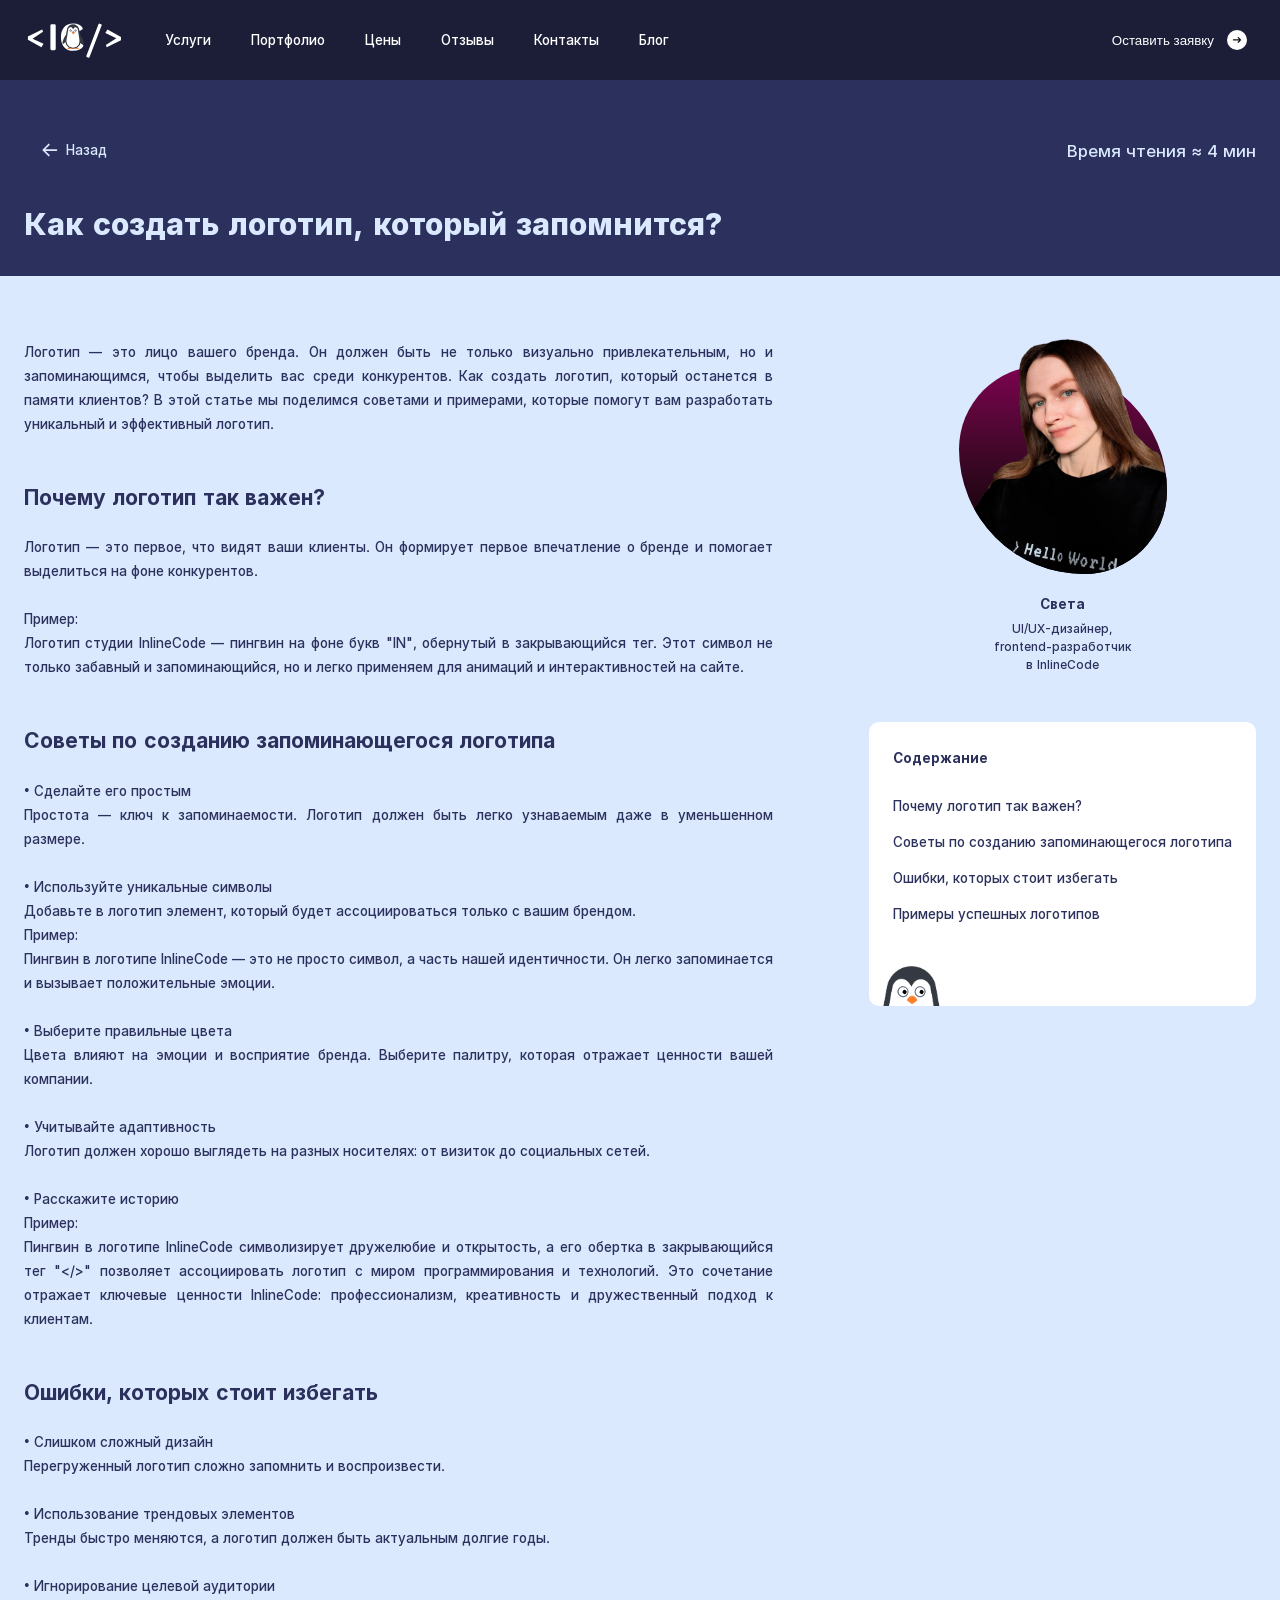
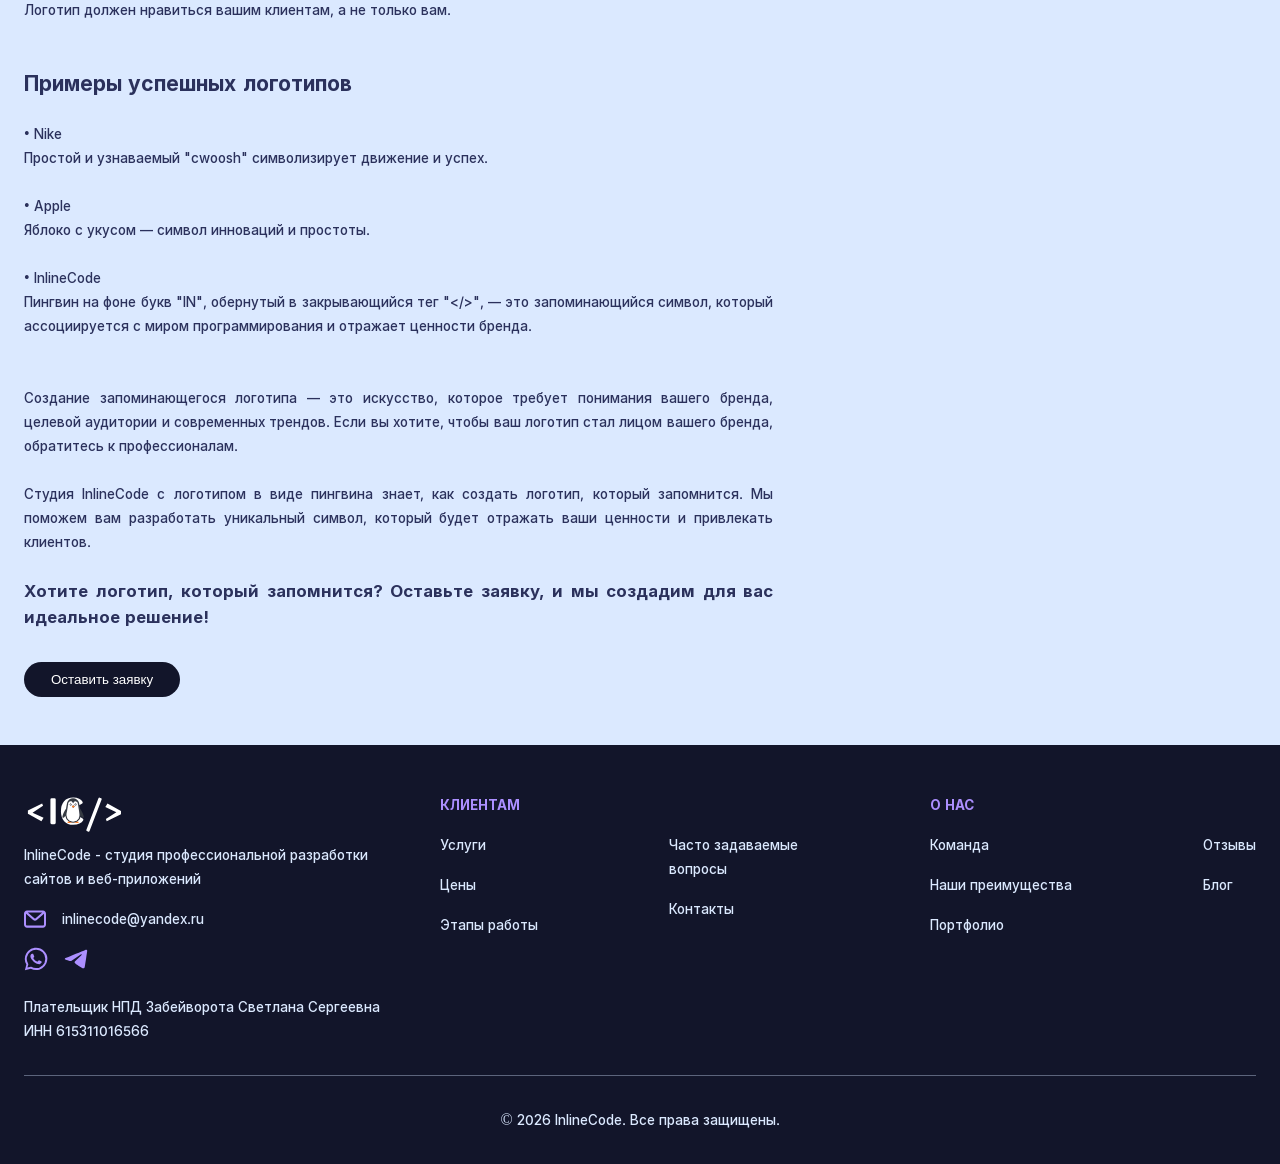
<file: blog/kak-sozdat-logotip-kotoryy-zapomnitsya/index.html>
<!doctype html><html class=Ua lang=ru><meta charset=UTF-8><meta name=viewport content="width=device-width"><meta name=color-scheme content="only light"><title>Как создать логотип, который запомнится?</title><meta name=description content="Логотип — это лицо вашего бренда. Он должен быть не только визуально привлекательным, но и запоминающимся, чтобы выделить вас среди конкурентов. Как создать логотип, который останется в памяти клиентов? В этой статье мы поделимся советами и примерами, которые помогут вам разработать уникальный и эффективный логотип."><link rel=icon href=/favicon.ico sizes=32x32><link rel=icon href=/favicon.png sizes=120x120 type=image/png><link rel=icon media="(prefers-color-scheme: light)" type=image/svg+xml href=/favicon.svg><link rel=icon media="(prefers-color-scheme: dark)" type=image/svg+xml href=/favicon-white.svg><script type=module src=/_astro/ClientRouter.astro_astro_type_script_index_0_lang.DW16d_zL.js></script><link rel=preload as=image imagesrcset="/_astro/InlineCodeSveta.C6RRCvZ6_1awnHU.webp 640w,/_astro/InlineCodeSveta.C6RRCvZ6_2q9zRH.webp 1280w" media="(max-width: 48rem)"><link rel=preload as=image imagesrcset="/_astro/InlineCodeSvetaCutted.Zf7S3tB4_1kAmE2.webp 640w,/_astro/InlineCodeSvetaCutted.Zf7S3tB4_RwbV3.webp 1280w" media="(max-width: 48rem)"><link rel=preload href=/_astro/inter-500.B3_AxxX_.woff2 as=font type=font/woff2 crossorigin><link rel=preload href=/_astro/inter-800.CvjWqXut.woff2 as=font type=font/woff2 crossorigin><link rel=preload href=/_astro/inter-700.CiPg71xT.woff2 as=font type=font/woff2 crossorigin><link href=/_astro/global.BWoF3CnQ.css rel=stylesheet><meta name=astro-view-transitions-enabled content=true><meta name=astro-view-transitions-fallback content=animate><meta name=google-site-verification content=LvQRum0GHJ_vB7NYBADrHj_U7cCRwNQ1hW0VBRiqmSQ><meta name=yandex-verification content=292c5c5a62321f1e><style>.Ac[data-astro-cid-gm374vue]{border-radius:50% 40% 30% 50%/50% 30% 50% 40%;transition:border-radius 1s ease-out;animation:8s ease-in-out infinite alternate both morph,12s ease-in-out infinite alternate spin}.yc[data-astro-cid-gm374vue]{animation:12s ease-in-out infinite alternate-reverse spin}@keyframes morph{0%{border-radius:40% 60% 60% 40%/60% 30% 70% 40%}to{border-radius:40% 60%}}@keyframes spin{to{transform:rotate(1turn)}}#blog-main h2{scroll-margin-top:var(--header-height);font-family:var(--font-inter-700,Inter-700,arial-black-fallback-700,verdana-fallback-700);font-size:var(--text-24,clamp(1.26rem,1.146rem + .538vw,1.563rem));line-height:var(--tw-leading,var(--text-24--line-height,1.1))}#blog-main p{text-align:justify}#blog-main p+h2{margin-top:var(--spacing-28-48,clamp(1.75rem,1.3152rem + 2.1739vw,3rem))}#blog-main ul:not([data-no-space]){margin-block:var(--spacing-14-24,clamp(.875rem,.6576rem + 1.087vw,1.5rem))}#blog-main h2+p,#blog-main p+p{margin-top:var(--spacing-14-24,clamp(.875rem,.6576rem + 1.087vw,1.5rem))}.wa{aspect-ratio:1;width:13.5%;rotate:var(--eye-angle);border:1px solid var(--color-gray);background:#fff;border-radius:50%;position:absolute;top:20%}.wa.xa{left:var(--eye-left)}.wa.Aa{right:var(--eye-left)}.ya{background-color:var(--color-black);width:36%;height:36%;top:15%;left:25%}@media (pointer:coarse){:where(#spy-faq,#spy-price,#spy-blog-content)[data-animate]{transition:translate .3s linear;& .wa{transition:rotate .15s linear}}}#spy-faq:where([data-animate=true],[data-animate=visibility]){--eye-angle:-120deg;translate:0 50%}#spy-blog-content{--eye-angle:120deg;&:where([data-animate=true],[data-animate=visibility]){--eye-angle:180deg;translate:0 50%}}#spy-price[data-animate=true]{translate:0 -50%;& .wa{rotate:55deg}}#spy-price[data-animate=visibility]{translate:0 50%}.astro-route-announcer{clip:rect(0 0 0 0);clip-path:inset(50%);white-space:nowrap;width:1px;height:1px;position:absolute;top:0;left:0;overflow:hidden}</style><script type=module src=/_astro/page.DffPipBq.js></script><body class="Ua Va Wa Xa Ya g h"><header id=header class="E Ia bc fc oh ph"> <div class=e> <div class="J b g i qh"> <nav class=rh> <ul class="He sh th"> <li> <a href=/#services class="db eb nc uh vh"> Услуги </a> <li> <a href=/#portfolio class="db eb nc uh vh"> Портфолио </a> <li> <a href=/#prices class="db eb nc uh vh"> Цены </a> <li> <a href=/#reviews class="db eb nc uh vh"> Отзывы </a> <li> <a href=/#contacts class="db eb nc uh vh"> Контакты </a> <li> <a href=/blog/ class="db eb nc uh vh"> Блог </a> </li> </ul> </nav> <button aria-label="Открыть меню" id=menu-hamburger class="Ai Q g i j wh zi" data-hamburger=true> <svg id=menu-icon class="Xa k wi xg xi yg" viewBox="0 0 100 80"> <line x1=20 y1=20 x2=80 y2=20 stroke=currentColor stroke-width=8 stroke-linecap=round class="xg yg yi"/> <line x1=20 y1=40 x2=80 y2=40 stroke=currentColor stroke-width=8 stroke-linecap=round class="Hh yg"/> <line x1=20 y1=60 x2=80 y2=60 stroke=currentColor stroke-width=8 stroke-linecap=round class="xg yg yi"/> </svg> </button> <a href=/ aria-label="Домашняя страница"> <svg width=163 height=61 fill=none aria-hidden=true viewBox="0 0 163 61" class="_g ah c"><title>Логотип студии разработки сайтов под ключ InlineCode</title><path fill=#fff d="M28.08 42.32 6.3 30.2v-5.22l22.98-11.34 1.44 3.66-16.98 11.04 17.82 8.28zM44.677 47q-2.052 0-2.051-2.197V7.186q0-2.198 2.05-2.198h4.454q2.05 0 2.05 2.198v37.617Q51.18 47 49.13 47zm14.91-21.006q0-10.107 5.127-16.055 5.127-5.947 14.795-5.947 5.567 0 9.434 1.729 3.867 1.728 5.45 5.01 1.053 2.167-.352 2.93l-3.516 1.874q-1.845.996-3.047-1.113-.762-1.349-2.842-2.432-2.05-1.083-4.834-1.084-6.151 0-8.613 3.897-2.46 3.867-2.46 11.191t2.46 11.22q2.46 3.868 8.613 3.868 3.31 0 5.567-1.494 2.285-1.495 3.164-2.842 1.435-2.198 3.047-1.113l3.515 2.344q1.436.965.293 2.93-1.7 2.928-5.83 5.009-4.13 2.08-10.049 2.08-9.521 0-14.736-5.947-5.185-5.948-5.185-16.055m41.865 32.08q-1.377-.527-.733-2.168l19.453-50.683q.645-1.64 1.992-1.114l2.373.909q1.377.527.733 2.168l-19.453 50.683q-.645 1.641-1.992 1.113zM133.53 42.32l-1.44-3.66 16.98-11.04-17.82-8.28 3.48-5.7 21.78 12.12v5.22z"/><path fill=#353A42 d="M95.912 32.394c-1.694-5.435-3.937-8.799-5.342-10.526-.773-4.818-1.661-9.484-1.858-10.053C87.342 7.847 83.61 5 79.22 5c-4.597 0-8.473 3.122-9.67 7.383-.133.473-.955 4.873-1.69 9.498-1.407 1.731-3.642 5.092-5.333 10.513-2.129 6.829 2.788 3.717 4.17.77a12.73 12.73 0 0 0 5.65 9.513 12.4 12.4 0 0 0 6.873 2.07 12.4 12.4 0 0 0 6.873-2.07 12.73 12.73 0 0 0 5.65-9.514c1.382 2.948 6.298 6.06 4.17-.769M79.22 42.523c-5.722 0-10.377-4.709-10.377-10.496 0-3.764 2.448-17.853 2.827-19.056.746-2.367 2.95-3.48 5.053-2.46 1.582.767 2.497 2.873 2.497 2.873s.66-2.054 2.2-2.78c2.358-1.113 4.845.54 5.404 2.868.309 1.287 2.772 14.742 2.772 18.555 0 5.787-4.655 10.496-10.376 10.496"/><path fill=#FF802A d="M72.346 42.758c-1.116.086-2.104.625-2.043 2.242h17.833c.061-1.617-.926-2.156-2.043-2.242a12.4 12.4 0 0 1-6.873 2.07 12.4 12.4 0 0 1-6.874-2.07"/><path fill=#fff d="M81.42 10.604c-1.54.726-2.2 2.78-2.2 2.78s-.915-2.105-2.497-2.873c-2.103-1.02-4.307.093-5.054 2.46-.379 1.204-2.826 15.292-2.826 19.056 0 5.787 4.655 10.496 10.376 10.496s10.376-4.708 10.376-10.496c0-3.813-2.463-17.267-2.772-18.554-.559-2.33-3.045-3.981-5.403-2.87m-1.926 6.316c1.54 0 2.127 1.842 2.127 1.842l-2.127 1.559-2.127-1.559s.587-1.842 2.127-1.842m-5.526-2.067a1.396 1.396 0 0 1 1.683-1.046c.75.18 1.214.942 1.035 1.702a1.395 1.395 0 0 1-1.682 1.046 1.413 1.413 0 0 1-1.036-1.702m9.467 1.702a1.396 1.396 0 0 1-1.682-1.046 1.41 1.41 0 0 1 1.035-1.702 1.395 1.395 0 0 1 1.682 1.046 1.414 1.414 0 0 1-1.035 1.702"/><path fill=#FF802A d="M81.622 18.762s-.588-1.842-2.128-1.842-2.127 1.842-2.127 1.842l2.127 1.559z"/><path fill=#fff stroke=#353A42 stroke-width=.5 d="M76.486 15.238a1.31 1.31 0 0 1-1.301 1.32 1.31 1.31 0 0 1-1.302-1.32c0-.731.585-1.32 1.302-1.32a1.31 1.31 0 0 1 1.301 1.32Zm8.071 0a1.31 1.31 0 0 1-1.302 1.32 1.31 1.31 0 0 1-1.302-1.32c0-.731.586-1.32 1.302-1.32a1.31 1.31 0 0 1 1.302 1.32Z"/><ellipse cx=75.495 cy=15.238 fill=#353A42 rx=.31 ry=.314 /><ellipse cx=83.565 cy=15.238 fill=#353A42 rx=.31 ry=.314 /></svg> </a> <button target=modal-contact-form class="Q Tc Wc Xa Xc Yc Zc _c ad bd cd g i nc xh"> Оставить заявку <div class="g i j na nc sb"> <svg fill=none aria-hidden=true viewBox="0 0 13 9" height=0.4375em><path stroke=#0F0C14 stroke-linecap=round stroke-linejoin=round stroke-width=2 d="M1 4.403h10.889M8.45 1l3.439 3.5L8.45 8"/></svg> </div> </button> </div> </div> </header> <script>!function(){let e=window.matchMedia("(max-width: 64rem)");function s(){let s,a,i;e.matches&&(a=document.querySelector("header"),i=document.querySelector("[data-hamburger]"),i?.addEventListener("click",()=>{if(s||(a?.insertAdjacentHTML("afterend",'<aside class="Md Ig yh bc cc zh oh Ah fc Bh Oa Ch" data-sidebar tabindex="-1"> <div class="e"> <nav> <ul class="Kb Dh g h"> <li style="--delay:0ms" class="_a Eh Fh jc k g i Gh ke Hh sg Ih Jh"> <svg aria-hidden="true" width="1.7em" height="1.7em"> <use href="/icons.svg#sidebar-service-icon"></use> </svg> <a href="/#services"> <span class="z cc"></span> Услуги </a> </li><li style="--delay:50ms" class="_a Eh Fh jc k g i Gh ke Hh sg Ih Jh"> <svg aria-hidden="true" width="1.7em" height="1.7em"> <use href="/icons.svg#sidebar-portfolio-icon"></use> </svg> <a href="/#portfolio"> <span class="z cc"></span> Портфолио </a> </li><li style="--delay:100ms" class="_a Eh Fh jc k g i Gh ke Hh sg Ih Jh"> <svg aria-hidden="true" width="1.7em" height="1.7em"> <use href="/icons.svg#sidebar-price-icon"></use> </svg> <a href="/#prices"> <span class="z cc"></span> Цены </a> </li><li style="--delay:150ms" class="_a Eh Fh jc k g i Gh ke Hh sg Ih Jh"> <svg aria-hidden="true" width="1.7em" height="1.7em"> <use href="/icons.svg#sidebar-reviews-icon"></use> </svg> <a href="/#reviews"> <span class="z cc"></span> Отзывы </a> </li><li style="--delay:200ms" class="_a Eh Fh jc k g i Gh ke Hh sg Ih Jh"> <svg aria-hidden="true" width="1.7em" height="1.7em" class="Tb"> <use href="/icons.svg#sidebar-contacts-icon"></use> </svg> <a href="/#contacts"> <span class="z cc"></span> Контакты </a> </li><li style="--delay:250ms" class="_a Eh Fh jc k g i Gh ke Hh sg Ih Jh"> <svg aria-hidden="true" width="1.7em" height="1.7em"> <use href="/icons.svg#sidebar-blog-icon"></use> </svg> <a href="/blog"> <span class="z cc"></span> Блог </a> </li> </ul> </nav> </div> </aside>'),(s=document.querySelector("aside")).addEventListener("click",e=>{e.target?.closest("a")&&i.click()})),i.classList.toggle("open"),s.dataset.active){delete s.dataset.active,delete document.body.dataset.lock;return}document.body.dataset.lock="true",s.dataset.active="true"}))}s(),document.addEventListener("astro:after-swap",s),e.addEventListener("change",s)}()</script> <div class="a b c"></div> <main id=blog-main class="d v"> <div class=a> <div class=e> <div class="_a ab bb g i"> <a href=/blog/ class="I M Q R cb db eb g i ka r"> <svg width=1.125em height=1em fill=none aria-hidden=true viewBox="0 0 18 16" class=aa><path stroke=currentColor stroke-linecap=round stroke-linejoin=round stroke-width=2 d="M1.5 8h15m-15 0 6.25-6.25M1.5 8l6.25 6.25"/></svg> Назад </a> <div class="I u">Время чтения ≈ 4 мин</div> </div> <h1 class="I fb gb hb">Как создать логотип, который запомнится?</h1> </div> </div> <div class=y> <div class=e> <div class="K W ib jb kb lb"> <div> <div> <p> Логотип — это лицо вашего бренда. Он должен быть не только визуально привлекательным, но и запоминающимся, чтобы выделить вас среди конкурентов. Как создать логотип, который останется в памяти клиентов? В этой статье мы поделимся советами и примерами, которые помогут вам разработать уникальный и эффективный логотип. </p> <h2 id=1>Почему логотип так важен?</h2> <p> Логотип — это первое, что видят ваши клиенты. Он формирует первое впечатление о бренде и помогает выделиться на фоне конкурентов. </p> <p> Пример:<br> Логотип студии InlineCode — пингвин на фоне букв "IN", обернутый в закрывающийся тег. Этот символ не только забавный и запоминающийся, но и легко применяем для анимаций и интерактивностей на сайте. </p> <h2 id=2>Советы по созданию запоминающегося логотипа</h2> <p> <span>• Сделайте его простым</span><br> Простота — ключ к запоминаемости. Логотип должен быть легко узнаваемым даже в уменьшенном размере. </p> <p> <span>• Используйте уникальные символы</span><br> Добавьте в логотип элемент, который будет ассоциироваться только с вашим брендом.<br> Пример:<br> Пингвин в логотипе InlineCode — это не просто символ, а часть нашей идентичности. Он легко запоминается и вызывает положительные эмоции. </p> <p> <span>• Выберите правильные цвета</span><br> Цвета влияют на эмоции и восприятие бренда. Выберите палитру, которая отражает ценности вашей компании. </p> <p> <span>• Учитывайте адаптивность</span><br> Логотип должен хорошо выглядеть на разных носителях: от визиток до социальных сетей. </p> <p> <span>• Расскажите историю</span><br> Пример:<br> Пингвин в логотипе InlineCode символизирует дружелюбие и открытость, а его обертка в закрывающийся тег "&lt;/>" позволяет ассоциировать логотип с миром программирования и технологий. Это сочетание отражает ключевые ценности InlineCode: профессионализм, креативность и дружественный подход к клиентам. </p> <h2 id=3>Ошибки, которых стоит избегать</h2> <p> <span>• Слишком сложный дизайн</span><br> Перегруженный логотип сложно запомнить и воспроизвести. </p> <p> <span>• Использование трендовых элементов</span><br> Тренды быстро меняются, а логотип должен быть актуальным долгие годы. </p> <p> <span>• Игнорирование целевой аудитории</span><br> Логотип должен нравиться вашим клиентам, а не только вам. </p> <h2 id=4>Примеры успешных логотипов</h2> <p> <span>• Nike</span><br> Простой и узнаваемый "сwoosh" символизирует движение и успех. </p> <p> <span>• Apple</span><br> Яблоко с укусом — символ инноваций и простоты. </p> <p> <span>• InlineCode</span><br> Пингвин на фоне букв "IN", обернутый в закрывающийся тег "&lt;/>", — это запоминающийся символ, который ассоциируется с миром программирования и отражает ценности бренда. </p> <div class=s></div> <p> Создание запоминающегося логотипа — это искусство, которое требует понимания вашего бренда, целевой аудитории и современных трендов. Если вы хотите, чтобы ваш логотип стал лицом вашего бренда, обратитесь к профессионалам. </p> <p> Студия InlineCode с логотипом в виде пингвина знает, как создать логотип, который запомнится. Мы поможем вам разработать уникальный символ, который будет отражать ваши ценности и привлекать клиентов. </p> <p class="t u"> Хотите логотип, который запомнится? Оставьте заявку, и мы создадим для вас идеальное решение! </p> </div> <button class="Q R S T Va Xa id jd ka kd la mb nc" target=modal-contact-form> Оставить заявку </button> </div> <div class="J L g j nb ob pb qb rb"> <div> <div class="g i j k wc xc" data-astro-cid-gm374vue> <div class="Ac Bc Cc Dc Fc Gc W Za ec sb" data-astro-cid-gm374vue> <div class="wc xc yc" data-astro-cid-gm374vue> <img srcset="/_astro/InlineCodeSveta.C6RRCvZ6_1awnHU.webp 640w,/_astro/InlineCodeSveta.C6RRCvZ6_2q9zRH.webp 1280w" loading=eager decoding=async fetchpriority=auto width=1620 height=1900 class="ub vb" alt="InlineCode разработчик"> </div> </div> <div class="cc z" data-astro-cid-gm374vue> <img srcset="/_astro/InlineCodeSvetaCutted.Zf7S3tB4_1kAmE2.webp 640w,/_astro/InlineCodeSvetaCutted.Zf7S3tB4_RwbV3.webp 1280w" loading=eager decoding=async fetchpriority=auto width=1620 height=1900 class="ub vb" alt="InlineCode разработчик"> </div> </div> <div class=wb> <div class="p t"> Света </div> <div class="aa p xb"> UI/UX-дизайнер, <br> frontend-разработчик <br> в InlineCode </div> </div> </div> <div class="E d yb zb"> <div class="Ab Bb Cb Db E Eb Fb Za k ma na"> <div class="Gb t">Содержание</div> <ul id=contentListWrapper class="Hb Ib g h" role=list> <li data-id=1 class="Jb Q"> Почему логотип так важен? <li data-id=2 class="Jb Q"> Советы по созданию запоминающегося логотипа <li data-id=3 class="Jb Q"> Ошибки, которых стоит избегать <li data-id=4 class="Jb Q"> Примеры успешных логотипов </li> </ul> <div class="A B Ka z"> <div data-pen-spy id=spy-blog-content class="Ba Ca Da Ea Fa Ga Ha Qa Ra Sa Ta"> <div class="wa xa"> <div class="ya z za"></div> </div> <div class="Aa wa"> <div class="ya z za"></div> </div> </div> </div> <script type=module>document.addEventListener("astro:page-load",()=>{let e=window.matchMedia("(pointer: coarse)").matches,t=window.matchMedia("(min-width:48rem)"),a=document.querySelectorAll("[data-pen-spy]"),i,n={},r=t.matches,s=e=>{let t=e.getBoundingClientRect(),a=t.left+window.scrollX+t.width/2,i=t.top+window.scrollY+t.height/2;n[e.id]=[a,i]},d=()=>a.forEach(s),l=new IntersectionObserver(e=>{e.forEach(e=>{let t=e.target.firstElementChild;"spy-blog-content"===t.id&&r?e.isIntersecting?i=setInterval(()=>{s(t)},500):clearInterval(i):e.isIntersecting&&(t.dataset.animate="visibility",setTimeout(()=>{t.dataset.animate="false"},250))})},{threshold:.5});a.forEach(t=>{let a=t.parentElement;("spy-price"!==t.id||e)&&a&&l.observe(a)}),e||(d(),window.addEventListener("mousemove",e=>{let t=e.pageY,i=e.pageX;Array.from(a).slice(0,1).forEach(e=>{let[a,r]=n[e.id],s=-(180/Math.PI*Math.atan2(i-a,t-r)*1)+180;e.style.setProperty("--eye-angle",s+"deg")})}),window.addEventListener("resize",d)),e&&a.forEach(e=>{e.addEventListener("click",t=>{e.dataset.animate=["true","visibility"].includes(e.dataset.animate)?"false":"true"}),e.addEventListener("transitionend",t=>{"translate"===t.propertyName&&(e.dataset.animate="false")})}),t.addEventListener("change",e=>{r=e.matches})})</script> </div> </div> </div> </div> </div> </div> </main> <footer class="I ab" aria-labelledby=footer-heading> <h2 id=footer-heading class=Kc>Footer</h2> <div class=e> <div class="Ef J Qf g h"> <div class=Zg> <a href=/ aria-label="Домашняя страница"><svg width=163 height=61 fill=none aria-hidden=true viewBox="0 0 163 61" class="_g ah c"><title>Логотип студии разработки сайтов под ключ InlineCode</title><path fill=#fff d="M28.08 42.32 6.3 30.2v-5.22l22.98-11.34 1.44 3.66-16.98 11.04 17.82 8.28zM44.677 47q-2.052 0-2.051-2.197V7.186q0-2.198 2.05-2.198h4.454q2.05 0 2.05 2.198v37.617Q51.18 47 49.13 47zm14.91-21.006q0-10.107 5.127-16.055 5.127-5.947 14.795-5.947 5.567 0 9.434 1.729 3.867 1.728 5.45 5.01 1.053 2.167-.352 2.93l-3.516 1.874q-1.845.996-3.047-1.113-.762-1.349-2.842-2.432-2.05-1.083-4.834-1.084-6.151 0-8.613 3.897-2.46 3.867-2.46 11.191t2.46 11.22q2.46 3.868 8.613 3.868 3.31 0 5.567-1.494 2.285-1.495 3.164-2.842 1.435-2.198 3.047-1.113l3.515 2.344q1.436.965.293 2.93-1.7 2.928-5.83 5.009-4.13 2.08-10.049 2.08-9.521 0-14.736-5.947-5.185-5.948-5.185-16.055m41.865 32.08q-1.377-.527-.733-2.168l19.453-50.683q.645-1.64 1.992-1.114l2.373.909q1.377.527.733 2.168l-19.453 50.683q-.645 1.641-1.992 1.113zM133.53 42.32l-1.44-3.66 16.98-11.04-17.82-8.28 3.48-5.7 21.78 12.12v5.22z"/><path fill=#353A42 d="M95.912 32.394c-1.694-5.435-3.937-8.799-5.342-10.526-.773-4.818-1.661-9.484-1.858-10.053C87.342 7.847 83.61 5 79.22 5c-4.597 0-8.473 3.122-9.67 7.383-.133.473-.955 4.873-1.69 9.498-1.407 1.731-3.642 5.092-5.333 10.513-2.129 6.829 2.788 3.717 4.17.77a12.73 12.73 0 0 0 5.65 9.513 12.4 12.4 0 0 0 6.873 2.07 12.4 12.4 0 0 0 6.873-2.07 12.73 12.73 0 0 0 5.65-9.514c1.382 2.948 6.298 6.06 4.17-.769M79.22 42.523c-5.722 0-10.377-4.709-10.377-10.496 0-3.764 2.448-17.853 2.827-19.056.746-2.367 2.95-3.48 5.053-2.46 1.582.767 2.497 2.873 2.497 2.873s.66-2.054 2.2-2.78c2.358-1.113 4.845.54 5.404 2.868.309 1.287 2.772 14.742 2.772 18.555 0 5.787-4.655 10.496-10.376 10.496"/><path fill=#FF802A d="M72.346 42.758c-1.116.086-2.104.625-2.043 2.242h17.833c.061-1.617-.926-2.156-2.043-2.242a12.4 12.4 0 0 1-6.873 2.07 12.4 12.4 0 0 1-6.874-2.07"/><path fill=#fff d="M81.42 10.604c-1.54.726-2.2 2.78-2.2 2.78s-.915-2.105-2.497-2.873c-2.103-1.02-4.307.093-5.054 2.46-.379 1.204-2.826 15.292-2.826 19.056 0 5.787 4.655 10.496 10.376 10.496s10.376-4.708 10.376-10.496c0-3.813-2.463-17.267-2.772-18.554-.559-2.33-3.045-3.981-5.403-2.87m-1.926 6.316c1.54 0 2.127 1.842 2.127 1.842l-2.127 1.559-2.127-1.559s.587-1.842 2.127-1.842m-5.526-2.067a1.396 1.396 0 0 1 1.683-1.046c.75.18 1.214.942 1.035 1.702a1.395 1.395 0 0 1-1.682 1.046 1.413 1.413 0 0 1-1.036-1.702m9.467 1.702a1.396 1.396 0 0 1-1.682-1.046 1.41 1.41 0 0 1 1.035-1.702 1.395 1.395 0 0 1 1.682 1.046 1.414 1.414 0 0 1-1.035 1.702"/><path fill=#FF802A d="M81.622 18.762s-.588-1.842-2.128-1.842-2.127 1.842-2.127 1.842l2.127 1.559z"/><path fill=#fff stroke=#353A42 stroke-width=.5 d="M76.486 15.238a1.31 1.31 0 0 1-1.301 1.32 1.31 1.31 0 0 1-1.302-1.32c0-.731.585-1.32 1.302-1.32a1.31 1.31 0 0 1 1.301 1.32Zm8.071 0a1.31 1.31 0 0 1-1.302 1.32 1.31 1.31 0 0 1-1.302-1.32c0-.731.586-1.32 1.302-1.32a1.31 1.31 0 0 1 1.302 1.32Z"/><ellipse cx=75.495 cy=15.238 fill=#353A42 rx=.31 ry=.314 /><ellipse cx=83.565 cy=15.238 fill=#353A42 rx=.31 ry=.314 /></svg></a> <p class="I bh"> InlineCode - студия профессиональной разработки сайтов и веб-приложений </p> <div class="F _a g i ja k"> <svg width=1.375em height=1.125em fill=none aria-hidden=true viewBox="0 0 22 18" class="Nc c"><path fill=#AC8FFF fill-rule=evenodd d="M19 .466c1.657 0 3 1.444 3 3.224v10.75c0 1.78-1.343 3.224-3 3.224H3c-1.657 0-3-1.444-3-3.225V3.69C0 1.91 1.343.466 3 .466zm-.747 2.15H3.747l6.633 5.628a.946.946 0 0 0 1.24 0zM2 3.872v10.567c0 .594.448 1.075 1 1.075h16c.552 0 1-.481 1-1.075V3.872l-7.141 6.06a2.84 2.84 0 0 1-3.718 0z" clip-rule=evenodd /></svg> <a class=Mc href=mailto:inlinecode@yandex.ru><span class="cc z"></span>inlinecode@yandex.ru</a> </div> <div class="F _a g"> <a target=_blank href="https://wa.me/79515227332?text=Здравствуйте! Хотел бы заказать у вас сайт. Когда можно обсудить детали?" rel=nofollow aria-label="Заказ сайта в Telegram"> <svg width=1.5em height=1.5em fill=none aria-hidden=true viewBox="0 0 24 24" class=Tb><g fill=currentColor clip-path=url(#a)><path d="M17.13 14.196c-.285-.134-1.65-.807-1.905-.912s-.435-.135-.63.15c-.195.284-.72.897-.885 1.092-.165.194-.315.209-.6 0a7.7 7.7 0 0 1-2.235-1.377 7.9 7.9 0 0 1-1.5-1.93c-.165-.269 0-.418.12-.568s.27-.314.42-.479q.165-.214.27-.463a.57.57 0 0 0 0-.494c0-.135-.63-1.496-.87-2.05s-.45-.478-.615-.478h-.6a1.08 1.08 0 0 0-.75.344 3.14 3.14 0 0 0-.975 2.319A5.36 5.36 0 0 0 7.5 12.267a12.47 12.47 0 0 0 4.785 4.188c.66.284 1.17.449 1.575.584.569.171 1.17.207 1.755.104a2.9 2.9 0 0 0 1.89-1.316c.173-.416.23-.87.165-1.316-.075-.105-.255-.18-.54-.315"/><path d="M19.935 4.01A11.04 11.04 0 0 0 12 .747c-1.953.01-3.868.532-5.556 1.511a11.14 11.14 0 0 0-4.06 4.072 11.1 11.1 0 0 0 .001 11.097l-1.5 5.759 5.91-1.496a11.1 11.1 0 0 0 5.325 1.346H12c2.217.015 4.388-.63 6.236-1.85a11.14 11.14 0 0 0 4.141-5.005 11.1 11.1 0 0 0-2.442-12.173M12 21.122a9.2 9.2 0 0 1-4.725-1.302l-.33-.194-3.51.912.93-3.41-.21-.344A9.224 9.224 0 0 1 6.253 4.678a9.287 9.287 0 0 1 12.302.663 9.15 9.15 0 0 1 2.715 6.537 9.25 9.25 0 0 1-2.72 6.532A9.3 9.3 0 0 1 12 21.124"/></g><defs><clipPath id=a><path fill=#fff d="M0 0h24v23.934H0z"/></clipPath></defs></svg> </a> <a target=_blank href="https://t.me/InlineCode_chat?text=Здравствуйте! Хотел бы заказать у вас сайт. Когда можно обсудить детали?" rel=nofollow aria-label="Заказать создание сайта через WhatsApp"> <svg width=1.5em height=1.5em fill=none aria-hidden=true viewBox="0 0 24 24" class=Tb><path fill=currentColor d="M21.294 2.906C18.34 4.126 5.679 9.356 2.18 10.782c-2.346.913-.973 1.769-.973 1.769s2.003.685 3.72 1.198c1.717.514 2.632-.057 2.632-.057l8.07-5.421c2.86-1.94 2.174-.343 1.487.342a217 217 0 0 1-6.009 5.707c-.915.8-.457 1.484-.057 1.826 1.488 1.256 5.551 3.824 5.78 3.995 1.209.854 3.587 2.082 3.949-.513l1.43-8.96c.458-3.025.916-5.821.973-6.62.172-1.94-1.888-1.142-1.888-1.142"/></svg> </a> </div> <div class="Le q"> <p class=I> Плательщик НПД Забейворота Светлана Сергеевна </p> <div class=I>ИНН 615311016566</div> </div> </div> <div class="Ib L ch d dh eh fh g gh"> <div class="Fe _a g h jh kh lh mh nh"> <ul class="_a g h"> <li class="Tb t">КЛИЕНТАМ</li> <li> <a class=hh href=/#services> Услуги </a> <li> <a class=hh href=/#prices> Цены </a> <li> <a class=hh href=/#stages> Этапы работы </a> </li> </ul> <ul class="_a g h"> <li class="Cg He Je ih t"> КЛИЕНТАМ </li> <li> <a class=hh href=/#faq> Часто задаваемые <br> вопросы </a> <li> <a class=hh href=/#contacts> Контакты </a> </li> </ul> </div><div class="Fe _a g h jh kh lh"> <ul class="_a g h"> <li class="Tb t">О НАС</li> <li> <a class=hh href=/#team> Команда </a> <li> <a class=hh href=/#advantages> Наши преимущества </a> <li> <a class=hh href=/#portfolio> Портфолио </a> </li> </ul> <ul class="_a g h"> <li class="Cg He Je ih t"> О НАС </li> <li> <a class=hh href=/#reviews> Отзывы </a> <li> <a class=hh href=/blog/> Блог </a> </li> </ul> </div> </div> </div> <hr class=da> <p class="Ee I p"> © 2026 InlineCode. Все права защищены. </p> </div> </footer> <dialog class="Bi Ci Di E Ua fi i j" id=modal-contact-form tabindex=-1> <div class="E Ka e"> <div class="Ta Vc ha k"> <form id=form-modal-contact-form data-contact-form class="M Md oi pi y" novalidate> <div class="V W kg v"> <div data-group class=Md> <div class=k> <input id=modal-contact-form-name type=text name=name class="E Fh Oa R bi ci di ei fi gi ma" aria-required=true autocomplete=given-name> <label for=modal-contact-form-name class="Ia di eg hi ii t y z"> Имя* </label> <svg width=1.5em height=1.5em fill=none aria-hidden=true viewBox="0 0 24 24" class="eg ji re z"><path stroke=#2B315C stroke-linecap=round stroke-linejoin=round stroke-width=2 d="M5 21a7 7 0 1 1 14 0M16 7a4 4 0 1 1-8 0 4 4 0 0 1 8 0"/></svg> </div> <span role=alert class="He Uh Vh bh ki"> *Обязательное поле </span> </div><div data-group class=Md> <div class=k> <input id=modal-contact-form-email type=email name=email class="E Fh Oa R bi ci di ei fi gi ma" aria-required=false autocomplete=email inputmode=email> <label for=modal-contact-form-email class="Ia di eg hi ii t y z"> Email </label> <svg width=1.5em height=1.5em fill=none aria-hidden=true viewBox="0 0 24 24" class="eg ji re z"><path stroke=#1C274C stroke-width=1.5 d="M2 12c0-3.771 0-5.657 1.172-6.828S6.229 4 10 4h4c3.771 0 5.657 0 6.828 1.172S22 8.229 22 12s0 5.657-1.172 6.828S17.771 20 14 20h-4c-3.771 0-5.657 0-6.828-1.172S2 15.771 2 12Z"/><path stroke=#1C274C stroke-linecap=round stroke-width=1.5 d="m6 8 2.159 1.8c1.837 1.53 2.755 2.295 3.841 2.295s2.005-.765 3.841-2.296L18 8"/></svg> </div> <span role=alert class="He Uh Vh bh ki"> *Обязательное поле </span> </div><div data-group class=Md> <div class=k> <input id=modal-contact-form-mobile type=text name=mobile class="E Fh Oa R bi ci di ei fi gi ma" aria-required=true autocomplete=tel inputmode=tel> <label for=modal-contact-form-mobile class="Ia di eg hi ii t y z"> Телефон* </label> <svg width=1.5em height=1.688em fill=none aria-hidden=true viewBox="0 0 24 27" class="eg ji re z"><path fill=currentColor d="m15.094 16.04.514-.54-1.194-1.265-.513.539zm2.24-.765 2.154 1.236.809-1.568-2.156-1.236zm2.57 3.691-1.603 1.68 1.193 1.266 1.602-1.68zm-2.58 2.222c-1.635.16-5.867.017-10.449-4.787l-1.193 1.265c5 5.243 9.759 5.5 11.8 5.299zM6.875 16.4c-4.367-4.58-5.09-8.432-5.18-10.103L.004 6.4c.113 2.103 1.009 6.371 5.677 11.266zm1.552-7.353.323-.34-1.193-1.265-.324.34zm.58-4.664L7.586 2.38 6.231 3.45l1.422 2.004zm-6.206-2.44L1.03 3.801l1.192 1.265 1.77-1.857zM7.83 8.415a31 31 0 0 0-.598-.63l-.002.001-.003.004-.058.068a1.9 1.9 0 0 0-.27.498c-.115.322-.176.747-.099 1.274.151 1.029.824 2.389 2.546 4.194l1.193-1.265c-1.612-1.69-1.996-2.718-2.067-3.203-.034-.23.001-.344.011-.371q.01-.025.002-.007a.3.3 0 0 1-.036.046l-.01.011-.01.012c-.002 0-.002.001-.599-.632m1.516 5.41c1.722 1.806 3.018 2.509 3.996 2.667.5.08.902.016 1.208-.104a1.7 1.7 0 0 0 .473-.28l.064-.062.004-.003.001-.002c.001 0 .002-.002-.595-.634-.596-.633-.595-.634-.595-.635l.002-.001.003-.004.006-.006.054-.047q.016-.01-.008.002c-.028.01-.138.048-.36.012-.467-.075-1.449-.48-3.06-2.169zM7.586 2.38C6.435.76 4.173.504 2.8 1.944l1.193 1.265c.6-.628 1.665-.564 2.237.24zM1.693 6.298c-.022-.411.157-.842.53-1.232L1.03 3.801C.424 4.436-.053 5.336.005 6.4zM18.3 20.647c-.31.325-.642.508-.977.54l.157 1.778c.83-.082 1.508-.523 2.013-1.053zM8.75 8.709c1.11-1.165 1.192-3.007.257-4.325l-1.355 1.07c.455.64.388 1.482-.096 1.99zm10.737 7.802c.923.529 1.067 1.772.415 2.455l1.194 1.266c1.512-1.586 1.045-4.231-.8-5.29zm-3.88-1.01c.433-.455 1.13-.567 1.725-.226l.808-1.568c-1.222-.7-2.74-.507-3.727.528z"/></svg> </div> <span role=alert class="He Uh Vh bh ki"> *Обязательное поле </span> </div><div data-group> <div class=k> <input id=modal-contact-form-money type=text name=money class="E Fh Oa R bi ci di ei fi gi ma" aria-required=false autocomplete=off> <label for=modal-contact-form-money class="Ia di eg hi ii t y z"> Планируемый бюджет </label> <svg width=1.5em height=1.5em fill=none aria-hidden=true viewBox="0 0 24 24" class="eg ji re z"><path stroke=#2B315C stroke-width=1.5 d="M2 14c0-3.771 0-5.657 1.172-6.828S6.229 6 10 6h4c3.771 0 5.657 0 6.828 1.172S22 10.229 22 14s0 5.657-1.172 6.828S17.771 22 14 22h-4c-3.771 0-5.657 0-6.828-1.172S2 17.771 2 14Zm14-8c0-1.886 0-2.828-.586-3.414S13.886 2 12 2s-2.828 0-3.414.586S8 4.114 8 6"/><path stroke=#2B315C stroke-linecap=round stroke-width=1.5 d="M12 17.333c1.105 0 2-.746 2-1.666S13.105 14 12 14s-2-.746-2-1.667c0-.92.895-1.666 2-1.666m0 6.666c-1.105 0-2-.746-2-1.666m2 1.666V18m0-7.333V10m0 .667c1.105 0 2 .746 2 1.666"/></svg> </div> </div> </div> <div class="F k"> <label for=modal-contact-form-form-modal-contact-form class="Kh Sb k t v y">Расскажите о том, что вы хотите реализовать </label> <div class="E Fi Ii Ji Oa R bi fi ma"> <textarea class="E Ei Fi Gi Hi ag di ia" id=modal-contact-form-form-modal-contact-form name=message></textarea> </div> <script type=module>document.addEventListener("astro:page-load",()=>{document.querySelectorAll("textarea").forEach(e=>{e.addEventListener("input",()=>{let t=e.scrollHeight;e.style.height="auto",e.style.height=`${e.scrollHeight}px`,t>190?(e.style.maxHeight="190px",e.style.overflowY="scroll"):(e.style.overflowY="hidden",e.style.maxHeight="none")})})})</script> </div> <p class="Lh Mh bh da"> Заполняя данную форму вы соглашаетесь на обработку персональных данных “InlineCode” в соответствии с законом №152-Ф3 “О персональных данных” <a class=Dd href=/_astro/politica.D0fZ4gIV.pdf download rel=nofollow aria-label="Документ политики конфиденциальности">политика конфиденциальности.</a> </p> <div class="Xh ja k xh"> <img src=/_astro/pen-business.0-11Z_IM_14fn2z.webp alt="Оставить заявку для сайта под ключ" loading=lazy decoding=async fetchpriority=auto width=603 height=441 class="Xb li mi ni z"> <button type=submit class="Cc I Md Q S T W Yh a nc sc"> <span class="Zh qf rf">Отправить</span> <span class="He _h ai nc qf rf sb"></span> </button> </div> <script type=module src=/_astro/ContactForm.astro_astro_type_script_index_0_lang.y6fOp714.js></script> </form> <input form=form-modal-contact-form type=hidden name=smile value=:(> <div class="Ia Ja Q R _d eg g i j jc nc ti ui vi z" data-target-close=modal-contact-form> <svg width=14 height=14 fill=none aria-hidden=true viewBox="0 0 14 14" class="Ka si"><path fill=#DBE9FF d="m8.957 6.872 4.096-4.095c.596-.596.596-1.49 0-2.085-.223-.298-.596-.522-.968-.522a1.47 1.47 0 0 0-1.043.447l-4.17 4.17L2.777.692C2.18.096 1.213.096.69.692a1.3 1.3 0 0 0-.52 1.042c0 .447.148.745.446 1.043l4.096 4.095-4.096 4.096c-.223.298-.447.67-.447 1.117 0 .372.15.745.447 1.043s.67.447 1.043.447a1.47 1.47 0 0 0 1.042-.447l4.096-4.096 4.096 4.096c.595.595 1.563.595 2.085 0 .595-.596.595-1.564 0-2.085z"/></svg> </div> </div> </div> </dialog> <script type=module>document.addEventListener("astro:page-load",()=>{document.querySelectorAll("dialog").forEach(e=>{let t=document.querySelectorAll(`[target=${e.id}]`),d=document.querySelectorAll(`[data-target-close=${e.id}]`);e.addEventListener("click",t=>{t.target===e&&e.close()}),e.addEventListener("close",()=>{delete document.body.dataset.lock}),t.forEach(t=>{t.addEventListener("click",()=>{e.showModal(),document.body.dataset.lock="true"})}),d.forEach(t=>{t.addEventListener("click",()=>{e.close()})})})})</script> <script type=module>document.addEventListener("astro:page-load",()=>{document.querySelectorAll("[data-close]").forEach(e=>{let l=e.closest("[data-close-parent]");e.addEventListener("click",()=>{l&&(l.classList.remove("grid","flex","block","inline-block","table"),l.classList.add("hidden"))})})})</script> <script type=module>document.addEventListener("astro:page-load",()=>{let e,d,t=((e=document.createElement("div")).style.visibility="hidden",e.style.overflow="scroll",document.body.appendChild(e),d=e.offsetWidth-e.clientWidth,e.parentNode.removeChild(e),d);document.body.style.setProperty("--scrollbar-width",t+"px"),new ResizeObserver(e=>{document.body.dataset.lock&&document.body.scrollHeight>window.innerHeight?document.body.style.paddingRight=`${t}px`:document.body.style.paddingRight=""}).observe(document.body)})</script> <script type=module>document.addEventListener("astro:page-load",()=>{let e=document.getElementById("contentListWrapper");e?.addEventListener("click",e=>{let t=e.target;"LI"===t.nodeName&&document.getElementById(t.dataset.id)?.scrollIntoView()})})</script>
</file>
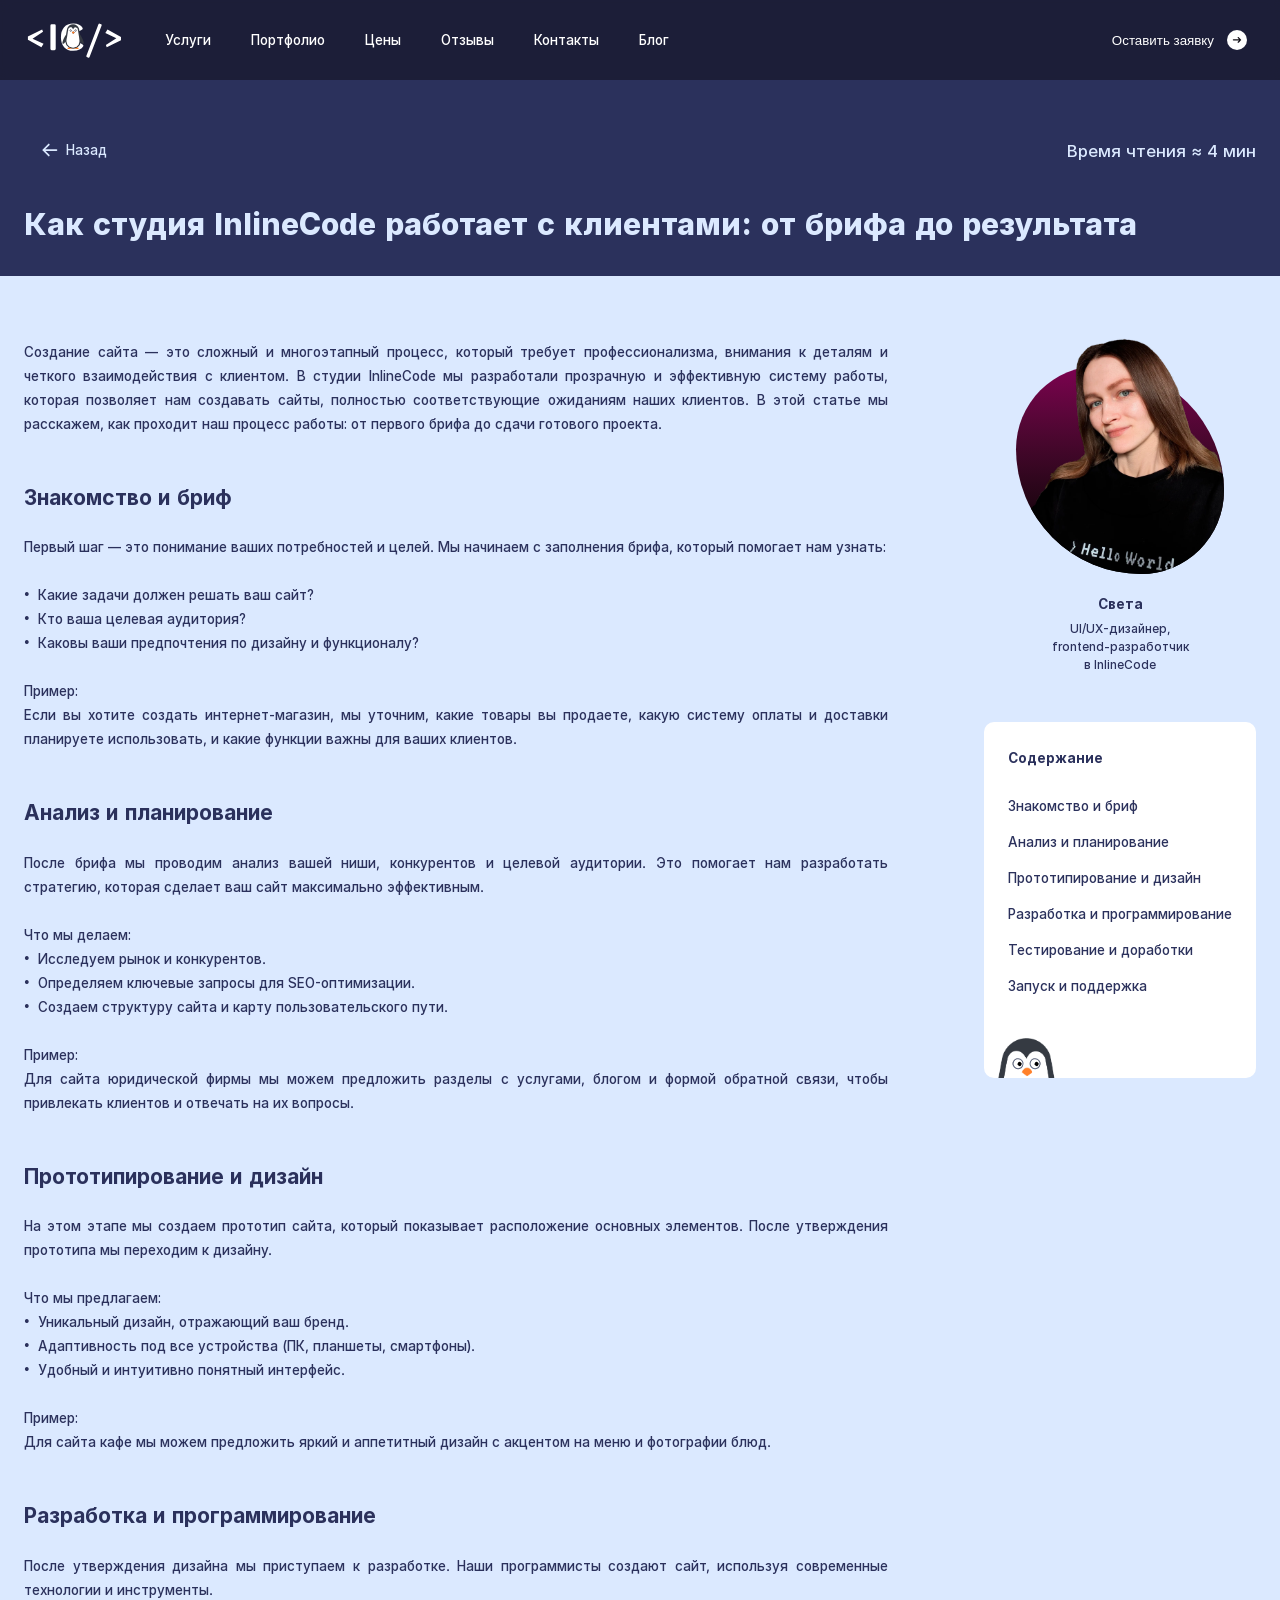
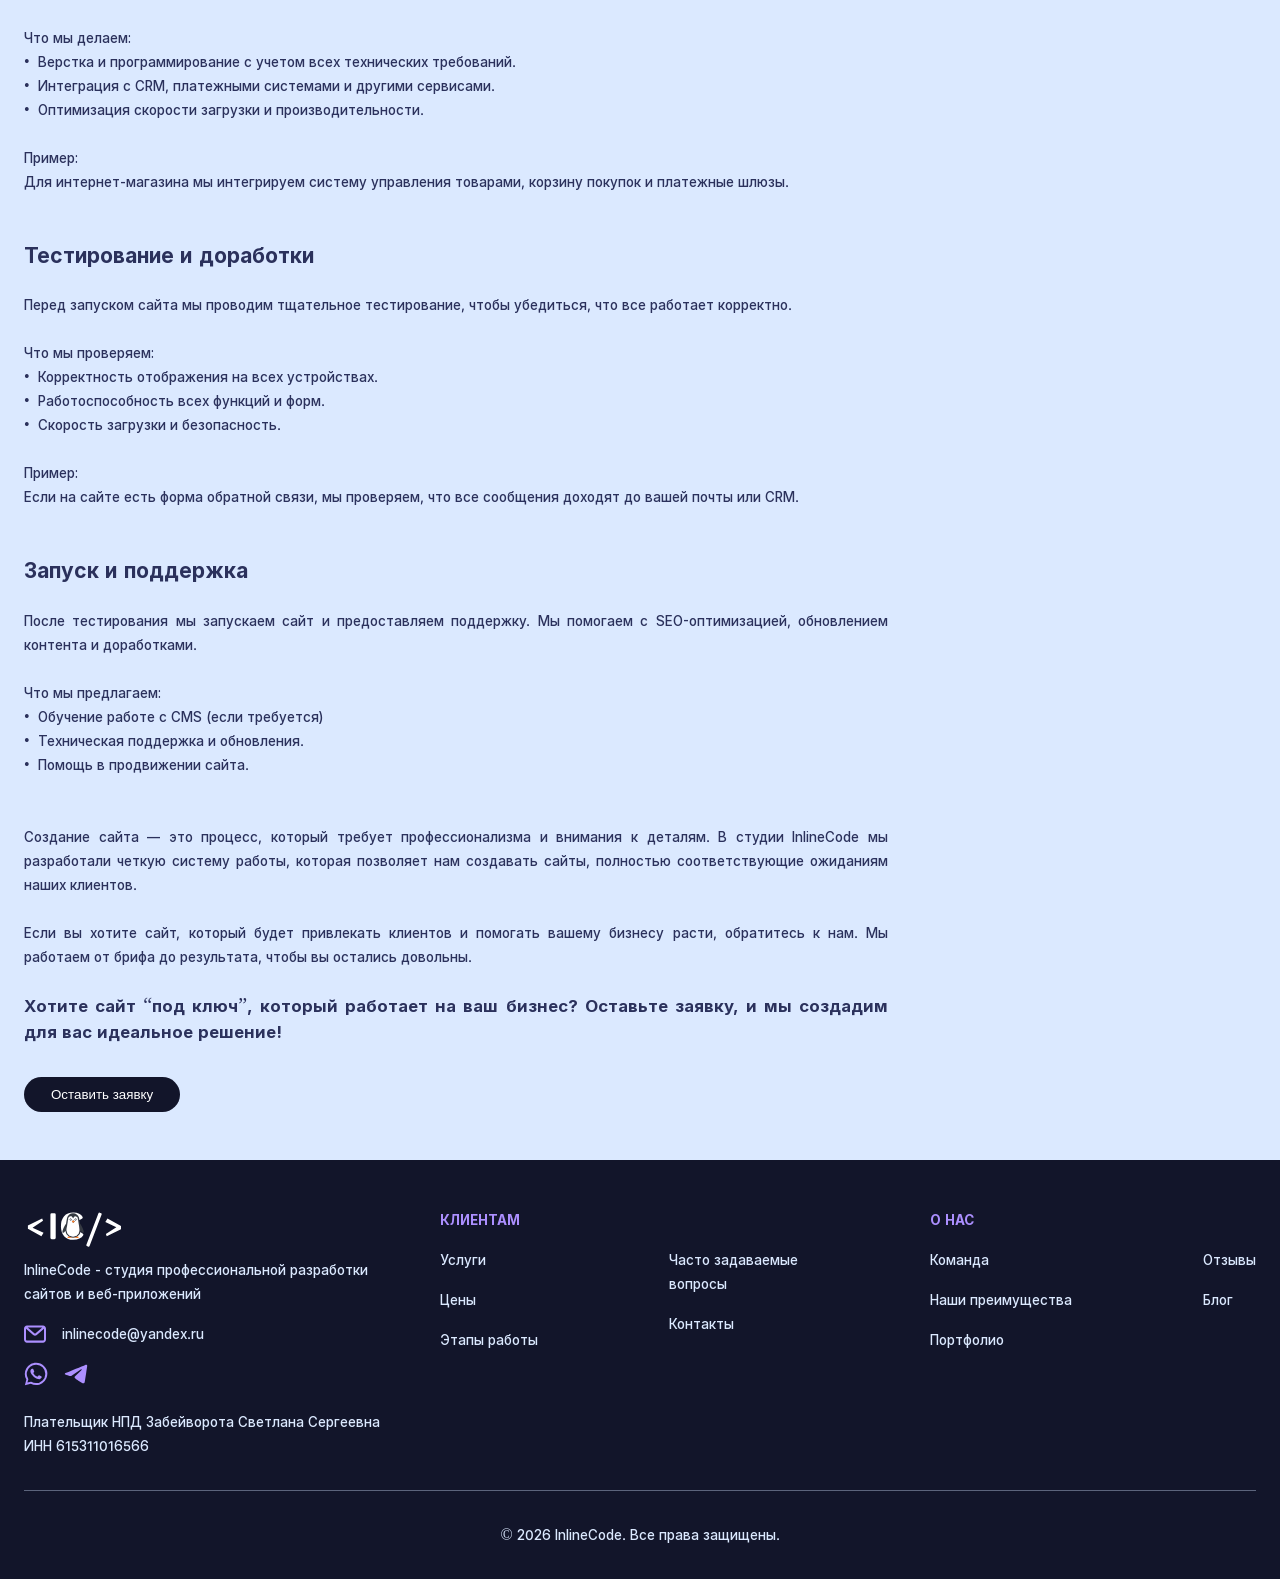
<file: blog/kak-studiya-inlinecode-rabotaet-s-klientami-ot-brifa-do-rezultata/index.html>
<!doctype html><html class=Ua lang=ru><meta charset=UTF-8><meta name=viewport content="width=device-width"><meta name=color-scheme content="only light"><title>Как студия InlineCode работает с клиентами: от брифа до результата</title><meta name=description content="Создание сайта — это сложный и многоэтапный процесс, который требует профессионализма, внимания к деталям и четкого взаимодействия с клиентом. В студии InlineCode мы разработали прозрачную и эффективную систему работы, которая позволяет нам создавать сайты, полностью соответствующие ожиданиям наших клиентов. В этой статье мы расскажем, как проходит наш процесс работы: от первого брифа до сдачи готового проекта."><link rel=icon href=/favicon.ico sizes=32x32><link rel=icon href=/favicon.png sizes=120x120 type=image/png><link rel=icon media="(prefers-color-scheme: light)" type=image/svg+xml href=/favicon.svg><link rel=icon media="(prefers-color-scheme: dark)" type=image/svg+xml href=/favicon-white.svg><script type=module src=/_astro/ClientRouter.astro_astro_type_script_index_0_lang.DW16d_zL.js></script><link rel=preload as=image imagesrcset="/_astro/InlineCodeSveta.C6RRCvZ6_1awnHU.webp 640w,/_astro/InlineCodeSveta.C6RRCvZ6_2q9zRH.webp 1280w" media="(max-width: 48rem)"><link rel=preload as=image imagesrcset="/_astro/InlineCodeSvetaCutted.Zf7S3tB4_1kAmE2.webp 640w,/_astro/InlineCodeSvetaCutted.Zf7S3tB4_RwbV3.webp 1280w" media="(max-width: 48rem)"><link rel=preload href=/_astro/inter-500.B3_AxxX_.woff2 as=font type=font/woff2 crossorigin><link rel=preload href=/_astro/inter-800.CvjWqXut.woff2 as=font type=font/woff2 crossorigin><link rel=preload href=/_astro/inter-700.CiPg71xT.woff2 as=font type=font/woff2 crossorigin><link href=/_astro/global.BWoF3CnQ.css rel=stylesheet><meta name=astro-view-transitions-enabled content=true><meta name=astro-view-transitions-fallback content=animate><meta name=google-site-verification content=LvQRum0GHJ_vB7NYBADrHj_U7cCRwNQ1hW0VBRiqmSQ><meta name=yandex-verification content=292c5c5a62321f1e><style>.Ac[data-astro-cid-gm374vue]{border-radius:50% 40% 30% 50%/50% 30% 50% 40%;transition:border-radius 1s ease-out;animation:8s ease-in-out infinite alternate both morph,12s ease-in-out infinite alternate spin}.yc[data-astro-cid-gm374vue]{animation:12s ease-in-out infinite alternate-reverse spin}@keyframes morph{0%{border-radius:40% 60% 60% 40%/60% 30% 70% 40%}to{border-radius:40% 60%}}@keyframes spin{to{transform:rotate(1turn)}}#blog-main h2{scroll-margin-top:var(--header-height);font-family:var(--font-inter-700,Inter-700,arial-black-fallback-700,verdana-fallback-700);font-size:var(--text-24,clamp(1.26rem,1.146rem + .538vw,1.563rem));line-height:var(--tw-leading,var(--text-24--line-height,1.1))}#blog-main p{text-align:justify}#blog-main p+h2{margin-top:var(--spacing-28-48,clamp(1.75rem,1.3152rem + 2.1739vw,3rem))}#blog-main ul:not([data-no-space]){margin-block:var(--spacing-14-24,clamp(.875rem,.6576rem + 1.087vw,1.5rem))}#blog-main h2+p,#blog-main p+p{margin-top:var(--spacing-14-24,clamp(.875rem,.6576rem + 1.087vw,1.5rem))}.wa{aspect-ratio:1;width:13.5%;rotate:var(--eye-angle);border:1px solid var(--color-gray);background:#fff;border-radius:50%;position:absolute;top:20%}.wa.xa{left:var(--eye-left)}.wa.Aa{right:var(--eye-left)}.ya{background-color:var(--color-black);width:36%;height:36%;top:15%;left:25%}@media (pointer:coarse){:where(#spy-faq,#spy-price,#spy-blog-content)[data-animate]{transition:translate .3s linear;& .wa{transition:rotate .15s linear}}}#spy-faq:where([data-animate=true],[data-animate=visibility]){--eye-angle:-120deg;translate:0 50%}#spy-blog-content{--eye-angle:120deg;&:where([data-animate=true],[data-animate=visibility]){--eye-angle:180deg;translate:0 50%}}#spy-price[data-animate=true]{translate:0 -50%;& .wa{rotate:55deg}}#spy-price[data-animate=visibility]{translate:0 50%}.astro-route-announcer{clip:rect(0 0 0 0);clip-path:inset(50%);white-space:nowrap;width:1px;height:1px;position:absolute;top:0;left:0;overflow:hidden}</style><script type=module src=/_astro/page.DffPipBq.js></script><body class="Ua Va Wa Xa Ya g h"><header id=header class="E Ia bc fc oh ph"> <div class=e> <div class="J b g i qh"> <nav class=rh> <ul class="He sh th"> <li> <a href=/#services class="db eb nc uh vh"> Услуги </a> <li> <a href=/#portfolio class="db eb nc uh vh"> Портфолио </a> <li> <a href=/#prices class="db eb nc uh vh"> Цены </a> <li> <a href=/#reviews class="db eb nc uh vh"> Отзывы </a> <li> <a href=/#contacts class="db eb nc uh vh"> Контакты </a> <li> <a href=/blog/ class="db eb nc uh vh"> Блог </a> </li> </ul> </nav> <button aria-label="Открыть меню" id=menu-hamburger class="Ai Q g i j wh zi" data-hamburger=true> <svg id=menu-icon class="Xa k wi xg xi yg" viewBox="0 0 100 80"> <line x1=20 y1=20 x2=80 y2=20 stroke=currentColor stroke-width=8 stroke-linecap=round class="xg yg yi"/> <line x1=20 y1=40 x2=80 y2=40 stroke=currentColor stroke-width=8 stroke-linecap=round class="Hh yg"/> <line x1=20 y1=60 x2=80 y2=60 stroke=currentColor stroke-width=8 stroke-linecap=round class="xg yg yi"/> </svg> </button> <a href=/ aria-label="Домашняя страница"> <svg width=163 height=61 fill=none aria-hidden=true viewBox="0 0 163 61" class="_g ah c"><title>Логотип студии разработки сайтов под ключ InlineCode</title><path fill=#fff d="M28.08 42.32 6.3 30.2v-5.22l22.98-11.34 1.44 3.66-16.98 11.04 17.82 8.28zM44.677 47q-2.052 0-2.051-2.197V7.186q0-2.198 2.05-2.198h4.454q2.05 0 2.05 2.198v37.617Q51.18 47 49.13 47zm14.91-21.006q0-10.107 5.127-16.055 5.127-5.947 14.795-5.947 5.567 0 9.434 1.729 3.867 1.728 5.45 5.01 1.053 2.167-.352 2.93l-3.516 1.874q-1.845.996-3.047-1.113-.762-1.349-2.842-2.432-2.05-1.083-4.834-1.084-6.151 0-8.613 3.897-2.46 3.867-2.46 11.191t2.46 11.22q2.46 3.868 8.613 3.868 3.31 0 5.567-1.494 2.285-1.495 3.164-2.842 1.435-2.198 3.047-1.113l3.515 2.344q1.436.965.293 2.93-1.7 2.928-5.83 5.009-4.13 2.08-10.049 2.08-9.521 0-14.736-5.947-5.185-5.948-5.185-16.055m41.865 32.08q-1.377-.527-.733-2.168l19.453-50.683q.645-1.64 1.992-1.114l2.373.909q1.377.527.733 2.168l-19.453 50.683q-.645 1.641-1.992 1.113zM133.53 42.32l-1.44-3.66 16.98-11.04-17.82-8.28 3.48-5.7 21.78 12.12v5.22z"/><path fill=#353A42 d="M95.912 32.394c-1.694-5.435-3.937-8.799-5.342-10.526-.773-4.818-1.661-9.484-1.858-10.053C87.342 7.847 83.61 5 79.22 5c-4.597 0-8.473 3.122-9.67 7.383-.133.473-.955 4.873-1.69 9.498-1.407 1.731-3.642 5.092-5.333 10.513-2.129 6.829 2.788 3.717 4.17.77a12.73 12.73 0 0 0 5.65 9.513 12.4 12.4 0 0 0 6.873 2.07 12.4 12.4 0 0 0 6.873-2.07 12.73 12.73 0 0 0 5.65-9.514c1.382 2.948 6.298 6.06 4.17-.769M79.22 42.523c-5.722 0-10.377-4.709-10.377-10.496 0-3.764 2.448-17.853 2.827-19.056.746-2.367 2.95-3.48 5.053-2.46 1.582.767 2.497 2.873 2.497 2.873s.66-2.054 2.2-2.78c2.358-1.113 4.845.54 5.404 2.868.309 1.287 2.772 14.742 2.772 18.555 0 5.787-4.655 10.496-10.376 10.496"/><path fill=#FF802A d="M72.346 42.758c-1.116.086-2.104.625-2.043 2.242h17.833c.061-1.617-.926-2.156-2.043-2.242a12.4 12.4 0 0 1-6.873 2.07 12.4 12.4 0 0 1-6.874-2.07"/><path fill=#fff d="M81.42 10.604c-1.54.726-2.2 2.78-2.2 2.78s-.915-2.105-2.497-2.873c-2.103-1.02-4.307.093-5.054 2.46-.379 1.204-2.826 15.292-2.826 19.056 0 5.787 4.655 10.496 10.376 10.496s10.376-4.708 10.376-10.496c0-3.813-2.463-17.267-2.772-18.554-.559-2.33-3.045-3.981-5.403-2.87m-1.926 6.316c1.54 0 2.127 1.842 2.127 1.842l-2.127 1.559-2.127-1.559s.587-1.842 2.127-1.842m-5.526-2.067a1.396 1.396 0 0 1 1.683-1.046c.75.18 1.214.942 1.035 1.702a1.395 1.395 0 0 1-1.682 1.046 1.413 1.413 0 0 1-1.036-1.702m9.467 1.702a1.396 1.396 0 0 1-1.682-1.046 1.41 1.41 0 0 1 1.035-1.702 1.395 1.395 0 0 1 1.682 1.046 1.414 1.414 0 0 1-1.035 1.702"/><path fill=#FF802A d="M81.622 18.762s-.588-1.842-2.128-1.842-2.127 1.842-2.127 1.842l2.127 1.559z"/><path fill=#fff stroke=#353A42 stroke-width=.5 d="M76.486 15.238a1.31 1.31 0 0 1-1.301 1.32 1.31 1.31 0 0 1-1.302-1.32c0-.731.585-1.32 1.302-1.32a1.31 1.31 0 0 1 1.301 1.32Zm8.071 0a1.31 1.31 0 0 1-1.302 1.32 1.31 1.31 0 0 1-1.302-1.32c0-.731.586-1.32 1.302-1.32a1.31 1.31 0 0 1 1.302 1.32Z"/><ellipse cx=75.495 cy=15.238 fill=#353A42 rx=.31 ry=.314 /><ellipse cx=83.565 cy=15.238 fill=#353A42 rx=.31 ry=.314 /></svg> </a> <button target=modal-contact-form class="Q Tc Wc Xa Xc Yc Zc _c ad bd cd g i nc xh"> Оставить заявку <div class="g i j na nc sb"> <svg fill=none aria-hidden=true viewBox="0 0 13 9" height=0.4375em><path stroke=#0F0C14 stroke-linecap=round stroke-linejoin=round stroke-width=2 d="M1 4.403h10.889M8.45 1l3.439 3.5L8.45 8"/></svg> </div> </button> </div> </div> </header> <script>!function(){let e=window.matchMedia("(max-width: 64rem)");function s(){let s,a,i;e.matches&&(a=document.querySelector("header"),i=document.querySelector("[data-hamburger]"),i?.addEventListener("click",()=>{if(s||(a?.insertAdjacentHTML("afterend",'<aside class="Md Ig yh bc cc zh oh Ah fc Bh Oa Ch" data-sidebar tabindex="-1"> <div class="e"> <nav> <ul class="Kb Dh g h"> <li style="--delay:0ms" class="_a Eh Fh jc k g i Gh ke Hh sg Ih Jh"> <svg aria-hidden="true" width="1.7em" height="1.7em"> <use href="/icons.svg#sidebar-service-icon"></use> </svg> <a href="/#services"> <span class="z cc"></span> Услуги </a> </li><li style="--delay:50ms" class="_a Eh Fh jc k g i Gh ke Hh sg Ih Jh"> <svg aria-hidden="true" width="1.7em" height="1.7em"> <use href="/icons.svg#sidebar-portfolio-icon"></use> </svg> <a href="/#portfolio"> <span class="z cc"></span> Портфолио </a> </li><li style="--delay:100ms" class="_a Eh Fh jc k g i Gh ke Hh sg Ih Jh"> <svg aria-hidden="true" width="1.7em" height="1.7em"> <use href="/icons.svg#sidebar-price-icon"></use> </svg> <a href="/#prices"> <span class="z cc"></span> Цены </a> </li><li style="--delay:150ms" class="_a Eh Fh jc k g i Gh ke Hh sg Ih Jh"> <svg aria-hidden="true" width="1.7em" height="1.7em"> <use href="/icons.svg#sidebar-reviews-icon"></use> </svg> <a href="/#reviews"> <span class="z cc"></span> Отзывы </a> </li><li style="--delay:200ms" class="_a Eh Fh jc k g i Gh ke Hh sg Ih Jh"> <svg aria-hidden="true" width="1.7em" height="1.7em" class="Tb"> <use href="/icons.svg#sidebar-contacts-icon"></use> </svg> <a href="/#contacts"> <span class="z cc"></span> Контакты </a> </li><li style="--delay:250ms" class="_a Eh Fh jc k g i Gh ke Hh sg Ih Jh"> <svg aria-hidden="true" width="1.7em" height="1.7em"> <use href="/icons.svg#sidebar-blog-icon"></use> </svg> <a href="/blog"> <span class="z cc"></span> Блог </a> </li> </ul> </nav> </div> </aside>'),(s=document.querySelector("aside")).addEventListener("click",e=>{e.target?.closest("a")&&i.click()})),i.classList.toggle("open"),s.dataset.active){delete s.dataset.active,delete document.body.dataset.lock;return}document.body.dataset.lock="true",s.dataset.active="true"}))}s(),document.addEventListener("astro:after-swap",s),e.addEventListener("change",s)}()</script> <div class="a b c"></div> <main id=blog-main class="d v"> <div class=a> <div class=e> <div class="_a ab bb g i"> <a href=/blog/ class="I M Q R cb db eb g i ka r"> <svg width=1.125em height=1em fill=none aria-hidden=true viewBox="0 0 18 16" class=aa><path stroke=currentColor stroke-linecap=round stroke-linejoin=round stroke-width=2 d="M1.5 8h15m-15 0 6.25-6.25M1.5 8l6.25 6.25"/></svg> Назад </a> <div class="I u">Время чтения ≈ 4 мин</div> </div> <h1 class="I fb gb hb">Как студия InlineCode работает с клиентами: от брифа до результата</h1> </div> </div> <div class=y> <div class=e> <div class="K W ib jb kb lb"> <div> <div> <p> Создание сайта — это сложный и многоэтапный процесс, который требует профессионализма, внимания к деталям и четкого взаимодействия с клиентом. В студии InlineCode мы разработали прозрачную и эффективную систему работы, которая позволяет нам создавать сайты, полностью соответствующие ожиданиям наших клиентов. В этой статье мы расскажем, как проходит наш процесс работы: от первого брифа до сдачи готового проекта. </p> <h2 id=1>Знакомство и бриф</h2> <p> Первый шаг — это понимание ваших потребностей и целей. Мы начинаем с заполнения брифа, который помогает нам узнать:<br> </p> <ul role=list> <li class="g r"> <span>•</span> Какие задачи должен решать ваш сайт? </li> <li class="g r"><span>•</span> Кто ваша целевая аудитория?</li> <li class="g r"> <span>•</span> Каковы ваши предпочтения по дизайну и функционалу? </li> </ul> <p> Пример:<br> Если вы хотите создать интернет-магазин, мы уточним, какие товары вы продаете, какую систему оплаты и доставки планируете использовать, и какие функции важны для ваших клиентов. </p> <h2 id=2>Анализ и планирование</h2> <p> После брифа мы проводим анализ вашей ниши, конкурентов и целевой аудитории. Это помогает нам разработать стратегию, которая сделает ваш сайт максимально эффективным. </p> <ul role=list> <li>Что мы делаем:</li> <li class="g r"> <span>•</span> Исследуем рынок и конкурентов. </li> <li class="g r"> <span>•</span>Определяем ключевые запросы для SEO-оптимизации. </li> <li class="g r"> <span>•</span> Создаем структуру сайта и карту пользовательского пути. </li> </ul> <p> Пример:<br>Для сайта юридической фирмы мы можем предложить разделы с услугами, блогом и формой обратной связи, чтобы привлекать клиентов и отвечать на их вопросы. </p> <h2 id=3>Прототипирование и дизайн</h2> <p> На этом этапе мы создаем прототип сайта, который показывает расположение основных элементов. После утверждения прототипа мы переходим к дизайну. </p> <ul role=list> <li>Что мы предлагаем:</li> <li class="g r"> <span>•</span> Уникальный дизайн, отражающий ваш бренд. </li> <li class="g r"> <span>•</span>Адаптивность под все устройства (ПК, планшеты, смартфоны). </li> <li class="g r"> <span>•</span> Удобный и интуитивно понятный интерфейс. </li> </ul> <p> Пример:<br> Для сайта кафе мы можем предложить яркий и аппетитный дизайн с акцентом на меню и фотографии блюд. </p> <h2 id=4>Разработка и программирование</h2> <p> После утверждения дизайна мы приступаем к разработке. Наши программисты создают сайт, используя современные технологии и инструменты. </p> <ul role=list> <li>Что мы делаем:</li> <li class="g r"> <span>•</span> Верстка и программирование с учетом всех технических требований. </li> <li class="g r"> <span>•</span> Интеграция с CRM, платежными системами и другими сервисами. </li> <li class="g r"> <span>•</span> Оптимизация скорости загрузки и производительности. </li> </ul> <p> Пример:<br> Для интернет-магазина мы интегрируем систему управления товарами, корзину покупок и платежные шлюзы. </p> <h2 id=5>Тестирование и доработки</h2> <p> Перед запуском сайта мы проводим тщательное тестирование, чтобы убедиться, что все работает корректно. </p> <ul role=list> <li>Что мы проверяем:</li> <li class="g r"> <span>•</span> Корректность отображения на всех устройствах. </li> <li class="g r"> <span>•</span> Работоспособность всех функций и форм. </li> <li class="g r"> <span>•</span> Скорость загрузки и безопасность. </li> </ul> <p> Пример:<br> Если на сайте есть форма обратной связи, мы проверяем, что все сообщения доходят до вашей почты или CRM. </p> <h2 id=6>Запуск и поддержка</h2> <p> После тестирования мы запускаем сайт и предоставляем поддержку. Мы помогаем с SEO-оптимизацией, обновлением контента и доработками. </p> <ul role=list> <li>Что мы предлагаем:</li> <li class="g r"> <span>•</span> Обучение работе с CMS (если требуется) </li> <li class="g r"> <span>•</span> Техническая поддержка и обновления. </li> <li class="g r"> <span>•</span> Помощь в продвижении сайта. </li> </ul> <div class=s></div> <p> Создание сайта — это процесс, который требует профессионализма и внимания к деталям. В студии InlineCode мы разработали четкую систему работы, которая позволяет нам создавать сайты, полностью соответствующие ожиданиям наших клиентов. </p> <p> Если вы хотите сайт, который будет привлекать клиентов и помогать вашему бизнесу расти, обратитесь к нам. Мы работаем от брифа до результата, чтобы вы остались довольны. </p> <p class="t u"> Хотите сайт “под ключ”, который работает на ваш бизнес? Оставьте заявку, и мы создадим для вас идеальное решение! </p> </div> <button class="Q R S T Va Xa id jd ka kd la mb nc" target=modal-contact-form> Оставить заявку </button> </div> <div class="J L g j nb ob pb qb rb"> <div> <div class="g i j k wc xc" data-astro-cid-gm374vue> <div class="Ac Bc Cc Dc Fc Gc W Za ec sb" data-astro-cid-gm374vue> <div class="wc xc yc" data-astro-cid-gm374vue> <img srcset="/_astro/InlineCodeSveta.C6RRCvZ6_1awnHU.webp 640w,/_astro/InlineCodeSveta.C6RRCvZ6_2q9zRH.webp 1280w" loading=eager decoding=async fetchpriority=auto width=1620 height=1900 class="ub vb" alt="InlineCode разработчик"> </div> </div> <div class="cc z" data-astro-cid-gm374vue> <img srcset="/_astro/InlineCodeSvetaCutted.Zf7S3tB4_1kAmE2.webp 640w,/_astro/InlineCodeSvetaCutted.Zf7S3tB4_RwbV3.webp 1280w" loading=eager decoding=async fetchpriority=auto width=1620 height=1900 class="ub vb" alt="InlineCode разработчик"> </div> </div> <div class=wb> <div class="p t"> Света </div> <div class="aa p xb"> UI/UX-дизайнер, <br> frontend-разработчик <br> в InlineCode </div> </div> </div> <div class="E d yb zb"> <div class="Ab Bb Cb Db E Eb Fb Za k ma na"> <div class="Gb t">Содержание</div> <ul id=contentListWrapper class="Hb Ib g h" role=list> <li data-id=1 class="Jb Q"> Знакомство и бриф <li data-id=2 class="Jb Q"> Анализ и планирование <li data-id=3 class="Jb Q"> Прототипирование и дизайн <li data-id=4 class="Jb Q"> Разработка и программирование <li data-id=5 class="Jb Q"> Тестирование и доработки <li data-id=6 class="Jb Q"> Запуск и поддержка </li> </ul> <div class="A B Ka z"> <div data-pen-spy id=spy-blog-content class="Ba Ca Da Ea Fa Ga Ha Qa Ra Sa Ta"> <div class="wa xa"> <div class="ya z za"></div> </div> <div class="Aa wa"> <div class="ya z za"></div> </div> </div> </div> <script type=module>document.addEventListener("astro:page-load",()=>{let e=window.matchMedia("(pointer: coarse)").matches,t=window.matchMedia("(min-width:48rem)"),a=document.querySelectorAll("[data-pen-spy]"),i,n={},r=t.matches,s=e=>{let t=e.getBoundingClientRect(),a=t.left+window.scrollX+t.width/2,i=t.top+window.scrollY+t.height/2;n[e.id]=[a,i]},d=()=>a.forEach(s),l=new IntersectionObserver(e=>{e.forEach(e=>{let t=e.target.firstElementChild;"spy-blog-content"===t.id&&r?e.isIntersecting?i=setInterval(()=>{s(t)},500):clearInterval(i):e.isIntersecting&&(t.dataset.animate="visibility",setTimeout(()=>{t.dataset.animate="false"},250))})},{threshold:.5});a.forEach(t=>{let a=t.parentElement;("spy-price"!==t.id||e)&&a&&l.observe(a)}),e||(d(),window.addEventListener("mousemove",e=>{let t=e.pageY,i=e.pageX;Array.from(a).slice(0,1).forEach(e=>{let[a,r]=n[e.id],s=-(180/Math.PI*Math.atan2(i-a,t-r)*1)+180;e.style.setProperty("--eye-angle",s+"deg")})}),window.addEventListener("resize",d)),e&&a.forEach(e=>{e.addEventListener("click",t=>{e.dataset.animate=["true","visibility"].includes(e.dataset.animate)?"false":"true"}),e.addEventListener("transitionend",t=>{"translate"===t.propertyName&&(e.dataset.animate="false")})}),t.addEventListener("change",e=>{r=e.matches})})</script> </div> </div> </div> </div> </div> </div> </main> <footer class="I ab" aria-labelledby=footer-heading> <h2 id=footer-heading class=Kc>Footer</h2> <div class=e> <div class="Ef J Qf g h"> <div class=Zg> <a href=/ aria-label="Домашняя страница"><svg width=163 height=61 fill=none aria-hidden=true viewBox="0 0 163 61" class="_g ah c"><title>Логотип студии разработки сайтов под ключ InlineCode</title><path fill=#fff d="M28.08 42.32 6.3 30.2v-5.22l22.98-11.34 1.44 3.66-16.98 11.04 17.82 8.28zM44.677 47q-2.052 0-2.051-2.197V7.186q0-2.198 2.05-2.198h4.454q2.05 0 2.05 2.198v37.617Q51.18 47 49.13 47zm14.91-21.006q0-10.107 5.127-16.055 5.127-5.947 14.795-5.947 5.567 0 9.434 1.729 3.867 1.728 5.45 5.01 1.053 2.167-.352 2.93l-3.516 1.874q-1.845.996-3.047-1.113-.762-1.349-2.842-2.432-2.05-1.083-4.834-1.084-6.151 0-8.613 3.897-2.46 3.867-2.46 11.191t2.46 11.22q2.46 3.868 8.613 3.868 3.31 0 5.567-1.494 2.285-1.495 3.164-2.842 1.435-2.198 3.047-1.113l3.515 2.344q1.436.965.293 2.93-1.7 2.928-5.83 5.009-4.13 2.08-10.049 2.08-9.521 0-14.736-5.947-5.185-5.948-5.185-16.055m41.865 32.08q-1.377-.527-.733-2.168l19.453-50.683q.645-1.64 1.992-1.114l2.373.909q1.377.527.733 2.168l-19.453 50.683q-.645 1.641-1.992 1.113zM133.53 42.32l-1.44-3.66 16.98-11.04-17.82-8.28 3.48-5.7 21.78 12.12v5.22z"/><path fill=#353A42 d="M95.912 32.394c-1.694-5.435-3.937-8.799-5.342-10.526-.773-4.818-1.661-9.484-1.858-10.053C87.342 7.847 83.61 5 79.22 5c-4.597 0-8.473 3.122-9.67 7.383-.133.473-.955 4.873-1.69 9.498-1.407 1.731-3.642 5.092-5.333 10.513-2.129 6.829 2.788 3.717 4.17.77a12.73 12.73 0 0 0 5.65 9.513 12.4 12.4 0 0 0 6.873 2.07 12.4 12.4 0 0 0 6.873-2.07 12.73 12.73 0 0 0 5.65-9.514c1.382 2.948 6.298 6.06 4.17-.769M79.22 42.523c-5.722 0-10.377-4.709-10.377-10.496 0-3.764 2.448-17.853 2.827-19.056.746-2.367 2.95-3.48 5.053-2.46 1.582.767 2.497 2.873 2.497 2.873s.66-2.054 2.2-2.78c2.358-1.113 4.845.54 5.404 2.868.309 1.287 2.772 14.742 2.772 18.555 0 5.787-4.655 10.496-10.376 10.496"/><path fill=#FF802A d="M72.346 42.758c-1.116.086-2.104.625-2.043 2.242h17.833c.061-1.617-.926-2.156-2.043-2.242a12.4 12.4 0 0 1-6.873 2.07 12.4 12.4 0 0 1-6.874-2.07"/><path fill=#fff d="M81.42 10.604c-1.54.726-2.2 2.78-2.2 2.78s-.915-2.105-2.497-2.873c-2.103-1.02-4.307.093-5.054 2.46-.379 1.204-2.826 15.292-2.826 19.056 0 5.787 4.655 10.496 10.376 10.496s10.376-4.708 10.376-10.496c0-3.813-2.463-17.267-2.772-18.554-.559-2.33-3.045-3.981-5.403-2.87m-1.926 6.316c1.54 0 2.127 1.842 2.127 1.842l-2.127 1.559-2.127-1.559s.587-1.842 2.127-1.842m-5.526-2.067a1.396 1.396 0 0 1 1.683-1.046c.75.18 1.214.942 1.035 1.702a1.395 1.395 0 0 1-1.682 1.046 1.413 1.413 0 0 1-1.036-1.702m9.467 1.702a1.396 1.396 0 0 1-1.682-1.046 1.41 1.41 0 0 1 1.035-1.702 1.395 1.395 0 0 1 1.682 1.046 1.414 1.414 0 0 1-1.035 1.702"/><path fill=#FF802A d="M81.622 18.762s-.588-1.842-2.128-1.842-2.127 1.842-2.127 1.842l2.127 1.559z"/><path fill=#fff stroke=#353A42 stroke-width=.5 d="M76.486 15.238a1.31 1.31 0 0 1-1.301 1.32 1.31 1.31 0 0 1-1.302-1.32c0-.731.585-1.32 1.302-1.32a1.31 1.31 0 0 1 1.301 1.32Zm8.071 0a1.31 1.31 0 0 1-1.302 1.32 1.31 1.31 0 0 1-1.302-1.32c0-.731.586-1.32 1.302-1.32a1.31 1.31 0 0 1 1.302 1.32Z"/><ellipse cx=75.495 cy=15.238 fill=#353A42 rx=.31 ry=.314 /><ellipse cx=83.565 cy=15.238 fill=#353A42 rx=.31 ry=.314 /></svg></a> <p class="I bh"> InlineCode - студия профессиональной разработки сайтов и веб-приложений </p> <div class="F _a g i ja k"> <svg width=1.375em height=1.125em fill=none aria-hidden=true viewBox="0 0 22 18" class="Nc c"><path fill=#AC8FFF fill-rule=evenodd d="M19 .466c1.657 0 3 1.444 3 3.224v10.75c0 1.78-1.343 3.224-3 3.224H3c-1.657 0-3-1.444-3-3.225V3.69C0 1.91 1.343.466 3 .466zm-.747 2.15H3.747l6.633 5.628a.946.946 0 0 0 1.24 0zM2 3.872v10.567c0 .594.448 1.075 1 1.075h16c.552 0 1-.481 1-1.075V3.872l-7.141 6.06a2.84 2.84 0 0 1-3.718 0z" clip-rule=evenodd /></svg> <a class=Mc href=mailto:inlinecode@yandex.ru><span class="cc z"></span>inlinecode@yandex.ru</a> </div> <div class="F _a g"> <a target=_blank href="https://wa.me/79515227332?text=Здравствуйте! Хотел бы заказать у вас сайт. Когда можно обсудить детали?" rel=nofollow aria-label="Заказ сайта в Telegram"> <svg width=1.5em height=1.5em fill=none aria-hidden=true viewBox="0 0 24 24" class=Tb><g fill=currentColor clip-path=url(#a)><path d="M17.13 14.196c-.285-.134-1.65-.807-1.905-.912s-.435-.135-.63.15c-.195.284-.72.897-.885 1.092-.165.194-.315.209-.6 0a7.7 7.7 0 0 1-2.235-1.377 7.9 7.9 0 0 1-1.5-1.93c-.165-.269 0-.418.12-.568s.27-.314.42-.479q.165-.214.27-.463a.57.57 0 0 0 0-.494c0-.135-.63-1.496-.87-2.05s-.45-.478-.615-.478h-.6a1.08 1.08 0 0 0-.75.344 3.14 3.14 0 0 0-.975 2.319A5.36 5.36 0 0 0 7.5 12.267a12.47 12.47 0 0 0 4.785 4.188c.66.284 1.17.449 1.575.584.569.171 1.17.207 1.755.104a2.9 2.9 0 0 0 1.89-1.316c.173-.416.23-.87.165-1.316-.075-.105-.255-.18-.54-.315"/><path d="M19.935 4.01A11.04 11.04 0 0 0 12 .747c-1.953.01-3.868.532-5.556 1.511a11.14 11.14 0 0 0-4.06 4.072 11.1 11.1 0 0 0 .001 11.097l-1.5 5.759 5.91-1.496a11.1 11.1 0 0 0 5.325 1.346H12c2.217.015 4.388-.63 6.236-1.85a11.14 11.14 0 0 0 4.141-5.005 11.1 11.1 0 0 0-2.442-12.173M12 21.122a9.2 9.2 0 0 1-4.725-1.302l-.33-.194-3.51.912.93-3.41-.21-.344A9.224 9.224 0 0 1 6.253 4.678a9.287 9.287 0 0 1 12.302.663 9.15 9.15 0 0 1 2.715 6.537 9.25 9.25 0 0 1-2.72 6.532A9.3 9.3 0 0 1 12 21.124"/></g><defs><clipPath id=a><path fill=#fff d="M0 0h24v23.934H0z"/></clipPath></defs></svg> </a> <a target=_blank href="https://t.me/InlineCode_chat?text=Здравствуйте! Хотел бы заказать у вас сайт. Когда можно обсудить детали?" rel=nofollow aria-label="Заказать создание сайта через WhatsApp"> <svg width=1.5em height=1.5em fill=none aria-hidden=true viewBox="0 0 24 24" class=Tb><path fill=currentColor d="M21.294 2.906C18.34 4.126 5.679 9.356 2.18 10.782c-2.346.913-.973 1.769-.973 1.769s2.003.685 3.72 1.198c1.717.514 2.632-.057 2.632-.057l8.07-5.421c2.86-1.94 2.174-.343 1.487.342a217 217 0 0 1-6.009 5.707c-.915.8-.457 1.484-.057 1.826 1.488 1.256 5.551 3.824 5.78 3.995 1.209.854 3.587 2.082 3.949-.513l1.43-8.96c.458-3.025.916-5.821.973-6.62.172-1.94-1.888-1.142-1.888-1.142"/></svg> </a> </div> <div class="Le q"> <p class=I> Плательщик НПД Забейворота Светлана Сергеевна </p> <div class=I>ИНН 615311016566</div> </div> </div> <div class="Ib L ch d dh eh fh g gh"> <div class="Fe _a g h jh kh lh mh nh"> <ul class="_a g h"> <li class="Tb t">КЛИЕНТАМ</li> <li> <a class=hh href=/#services> Услуги </a> <li> <a class=hh href=/#prices> Цены </a> <li> <a class=hh href=/#stages> Этапы работы </a> </li> </ul> <ul class="_a g h"> <li class="Cg He Je ih t"> КЛИЕНТАМ </li> <li> <a class=hh href=/#faq> Часто задаваемые <br> вопросы </a> <li> <a class=hh href=/#contacts> Контакты </a> </li> </ul> </div><div class="Fe _a g h jh kh lh"> <ul class="_a g h"> <li class="Tb t">О НАС</li> <li> <a class=hh href=/#team> Команда </a> <li> <a class=hh href=/#advantages> Наши преимущества </a> <li> <a class=hh href=/#portfolio> Портфолио </a> </li> </ul> <ul class="_a g h"> <li class="Cg He Je ih t"> О НАС </li> <li> <a class=hh href=/#reviews> Отзывы </a> <li> <a class=hh href=/blog/> Блог </a> </li> </ul> </div> </div> </div> <hr class=da> <p class="Ee I p"> © 2026 InlineCode. Все права защищены. </p> </div> </footer> <dialog class="Bi Ci Di E Ua fi i j" id=modal-contact-form tabindex=-1> <div class="E Ka e"> <div class="Ta Vc ha k"> <form id=form-modal-contact-form data-contact-form class="M Md oi pi y" novalidate> <div class="V W kg v"> <div data-group class=Md> <div class=k> <input id=modal-contact-form-name type=text name=name class="E Fh Oa R bi ci di ei fi gi ma" aria-required=true autocomplete=given-name> <label for=modal-contact-form-name class="Ia di eg hi ii t y z"> Имя* </label> <svg width=1.5em height=1.5em fill=none aria-hidden=true viewBox="0 0 24 24" class="eg ji re z"><path stroke=#2B315C stroke-linecap=round stroke-linejoin=round stroke-width=2 d="M5 21a7 7 0 1 1 14 0M16 7a4 4 0 1 1-8 0 4 4 0 0 1 8 0"/></svg> </div> <span role=alert class="He Uh Vh bh ki"> *Обязательное поле </span> </div><div data-group class=Md> <div class=k> <input id=modal-contact-form-email type=email name=email class="E Fh Oa R bi ci di ei fi gi ma" aria-required=false autocomplete=email inputmode=email> <label for=modal-contact-form-email class="Ia di eg hi ii t y z"> Email </label> <svg width=1.5em height=1.5em fill=none aria-hidden=true viewBox="0 0 24 24" class="eg ji re z"><path stroke=#1C274C stroke-width=1.5 d="M2 12c0-3.771 0-5.657 1.172-6.828S6.229 4 10 4h4c3.771 0 5.657 0 6.828 1.172S22 8.229 22 12s0 5.657-1.172 6.828S17.771 20 14 20h-4c-3.771 0-5.657 0-6.828-1.172S2 15.771 2 12Z"/><path stroke=#1C274C stroke-linecap=round stroke-width=1.5 d="m6 8 2.159 1.8c1.837 1.53 2.755 2.295 3.841 2.295s2.005-.765 3.841-2.296L18 8"/></svg> </div> <span role=alert class="He Uh Vh bh ki"> *Обязательное поле </span> </div><div data-group class=Md> <div class=k> <input id=modal-contact-form-mobile type=text name=mobile class="E Fh Oa R bi ci di ei fi gi ma" aria-required=true autocomplete=tel inputmode=tel> <label for=modal-contact-form-mobile class="Ia di eg hi ii t y z"> Телефон* </label> <svg width=1.5em height=1.688em fill=none aria-hidden=true viewBox="0 0 24 27" class="eg ji re z"><path fill=currentColor d="m15.094 16.04.514-.54-1.194-1.265-.513.539zm2.24-.765 2.154 1.236.809-1.568-2.156-1.236zm2.57 3.691-1.603 1.68 1.193 1.266 1.602-1.68zm-2.58 2.222c-1.635.16-5.867.017-10.449-4.787l-1.193 1.265c5 5.243 9.759 5.5 11.8 5.299zM6.875 16.4c-4.367-4.58-5.09-8.432-5.18-10.103L.004 6.4c.113 2.103 1.009 6.371 5.677 11.266zm1.552-7.353.323-.34-1.193-1.265-.324.34zm.58-4.664L7.586 2.38 6.231 3.45l1.422 2.004zm-6.206-2.44L1.03 3.801l1.192 1.265 1.77-1.857zM7.83 8.415a31 31 0 0 0-.598-.63l-.002.001-.003.004-.058.068a1.9 1.9 0 0 0-.27.498c-.115.322-.176.747-.099 1.274.151 1.029.824 2.389 2.546 4.194l1.193-1.265c-1.612-1.69-1.996-2.718-2.067-3.203-.034-.23.001-.344.011-.371q.01-.025.002-.007a.3.3 0 0 1-.036.046l-.01.011-.01.012c-.002 0-.002.001-.599-.632m1.516 5.41c1.722 1.806 3.018 2.509 3.996 2.667.5.08.902.016 1.208-.104a1.7 1.7 0 0 0 .473-.28l.064-.062.004-.003.001-.002c.001 0 .002-.002-.595-.634-.596-.633-.595-.634-.595-.635l.002-.001.003-.004.006-.006.054-.047q.016-.01-.008.002c-.028.01-.138.048-.36.012-.467-.075-1.449-.48-3.06-2.169zM7.586 2.38C6.435.76 4.173.504 2.8 1.944l1.193 1.265c.6-.628 1.665-.564 2.237.24zM1.693 6.298c-.022-.411.157-.842.53-1.232L1.03 3.801C.424 4.436-.053 5.336.005 6.4zM18.3 20.647c-.31.325-.642.508-.977.54l.157 1.778c.83-.082 1.508-.523 2.013-1.053zM8.75 8.709c1.11-1.165 1.192-3.007.257-4.325l-1.355 1.07c.455.64.388 1.482-.096 1.99zm10.737 7.802c.923.529 1.067 1.772.415 2.455l1.194 1.266c1.512-1.586 1.045-4.231-.8-5.29zm-3.88-1.01c.433-.455 1.13-.567 1.725-.226l.808-1.568c-1.222-.7-2.74-.507-3.727.528z"/></svg> </div> <span role=alert class="He Uh Vh bh ki"> *Обязательное поле </span> </div><div data-group> <div class=k> <input id=modal-contact-form-money type=text name=money class="E Fh Oa R bi ci di ei fi gi ma" aria-required=false autocomplete=off> <label for=modal-contact-form-money class="Ia di eg hi ii t y z"> Планируемый бюджет </label> <svg width=1.5em height=1.5em fill=none aria-hidden=true viewBox="0 0 24 24" class="eg ji re z"><path stroke=#2B315C stroke-width=1.5 d="M2 14c0-3.771 0-5.657 1.172-6.828S6.229 6 10 6h4c3.771 0 5.657 0 6.828 1.172S22 10.229 22 14s0 5.657-1.172 6.828S17.771 22 14 22h-4c-3.771 0-5.657 0-6.828-1.172S2 17.771 2 14Zm14-8c0-1.886 0-2.828-.586-3.414S13.886 2 12 2s-2.828 0-3.414.586S8 4.114 8 6"/><path stroke=#2B315C stroke-linecap=round stroke-width=1.5 d="M12 17.333c1.105 0 2-.746 2-1.666S13.105 14 12 14s-2-.746-2-1.667c0-.92.895-1.666 2-1.666m0 6.666c-1.105 0-2-.746-2-1.666m2 1.666V18m0-7.333V10m0 .667c1.105 0 2 .746 2 1.666"/></svg> </div> </div> </div> <div class="F k"> <label for=modal-contact-form-form-modal-contact-form class="Kh Sb k t v y">Расскажите о том, что вы хотите реализовать </label> <div class="E Fi Ii Ji Oa R bi fi ma"> <textarea class="E Ei Fi Gi Hi ag di ia" id=modal-contact-form-form-modal-contact-form name=message></textarea> </div> <script type=module>document.addEventListener("astro:page-load",()=>{document.querySelectorAll("textarea").forEach(e=>{e.addEventListener("input",()=>{let t=e.scrollHeight;e.style.height="auto",e.style.height=`${e.scrollHeight}px`,t>190?(e.style.maxHeight="190px",e.style.overflowY="scroll"):(e.style.overflowY="hidden",e.style.maxHeight="none")})})})</script> </div> <p class="Lh Mh bh da"> Заполняя данную форму вы соглашаетесь на обработку персональных данных “InlineCode” в соответствии с законом №152-Ф3 “О персональных данных” <a class=Dd href=/_astro/politica.D0fZ4gIV.pdf download rel=nofollow aria-label="Документ политики конфиденциальности">политика конфиденциальности.</a> </p> <div class="Xh ja k xh"> <img src=/_astro/pen-business.0-11Z_IM_14fn2z.webp alt="Оставить заявку для сайта под ключ" loading=lazy decoding=async fetchpriority=auto width=603 height=441 class="Xb li mi ni z"> <button type=submit class="Cc I Md Q S T W Yh a nc sc"> <span class="Zh qf rf">Отправить</span> <span class="He _h ai nc qf rf sb"></span> </button> </div> <script type=module src=/_astro/ContactForm.astro_astro_type_script_index_0_lang.y6fOp714.js></script> </form> <input form=form-modal-contact-form type=hidden name=smile value=:(> <div class="Ia Ja Q R _d eg g i j jc nc ti ui vi z" data-target-close=modal-contact-form> <svg width=14 height=14 fill=none aria-hidden=true viewBox="0 0 14 14" class="Ka si"><path fill=#DBE9FF d="m8.957 6.872 4.096-4.095c.596-.596.596-1.49 0-2.085-.223-.298-.596-.522-.968-.522a1.47 1.47 0 0 0-1.043.447l-4.17 4.17L2.777.692C2.18.096 1.213.096.69.692a1.3 1.3 0 0 0-.52 1.042c0 .447.148.745.446 1.043l4.096 4.095-4.096 4.096c-.223.298-.447.67-.447 1.117 0 .372.15.745.447 1.043s.67.447 1.043.447a1.47 1.47 0 0 0 1.042-.447l4.096-4.096 4.096 4.096c.595.595 1.563.595 2.085 0 .595-.596.595-1.564 0-2.085z"/></svg> </div> </div> </div> </dialog> <script type=module>document.addEventListener("astro:page-load",()=>{document.querySelectorAll("dialog").forEach(e=>{let t=document.querySelectorAll(`[target=${e.id}]`),d=document.querySelectorAll(`[data-target-close=${e.id}]`);e.addEventListener("click",t=>{t.target===e&&e.close()}),e.addEventListener("close",()=>{delete document.body.dataset.lock}),t.forEach(t=>{t.addEventListener("click",()=>{e.showModal(),document.body.dataset.lock="true"})}),d.forEach(t=>{t.addEventListener("click",()=>{e.close()})})})})</script> <script type=module>document.addEventListener("astro:page-load",()=>{document.querySelectorAll("[data-close]").forEach(e=>{let l=e.closest("[data-close-parent]");e.addEventListener("click",()=>{l&&(l.classList.remove("grid","flex","block","inline-block","table"),l.classList.add("hidden"))})})})</script> <script type=module>document.addEventListener("astro:page-load",()=>{let e,d,t=((e=document.createElement("div")).style.visibility="hidden",e.style.overflow="scroll",document.body.appendChild(e),d=e.offsetWidth-e.clientWidth,e.parentNode.removeChild(e),d);document.body.style.setProperty("--scrollbar-width",t+"px"),new ResizeObserver(e=>{document.body.dataset.lock&&document.body.scrollHeight>window.innerHeight?document.body.style.paddingRight=`${t}px`:document.body.style.paddingRight=""}).observe(document.body)})</script> <script type=module>document.addEventListener("astro:page-load",()=>{let e=document.getElementById("contentListWrapper");e?.addEventListener("click",e=>{let t=e.target;"LI"===t.nodeName&&document.getElementById(t.dataset.id)?.scrollIntoView()})})</script>
</file>
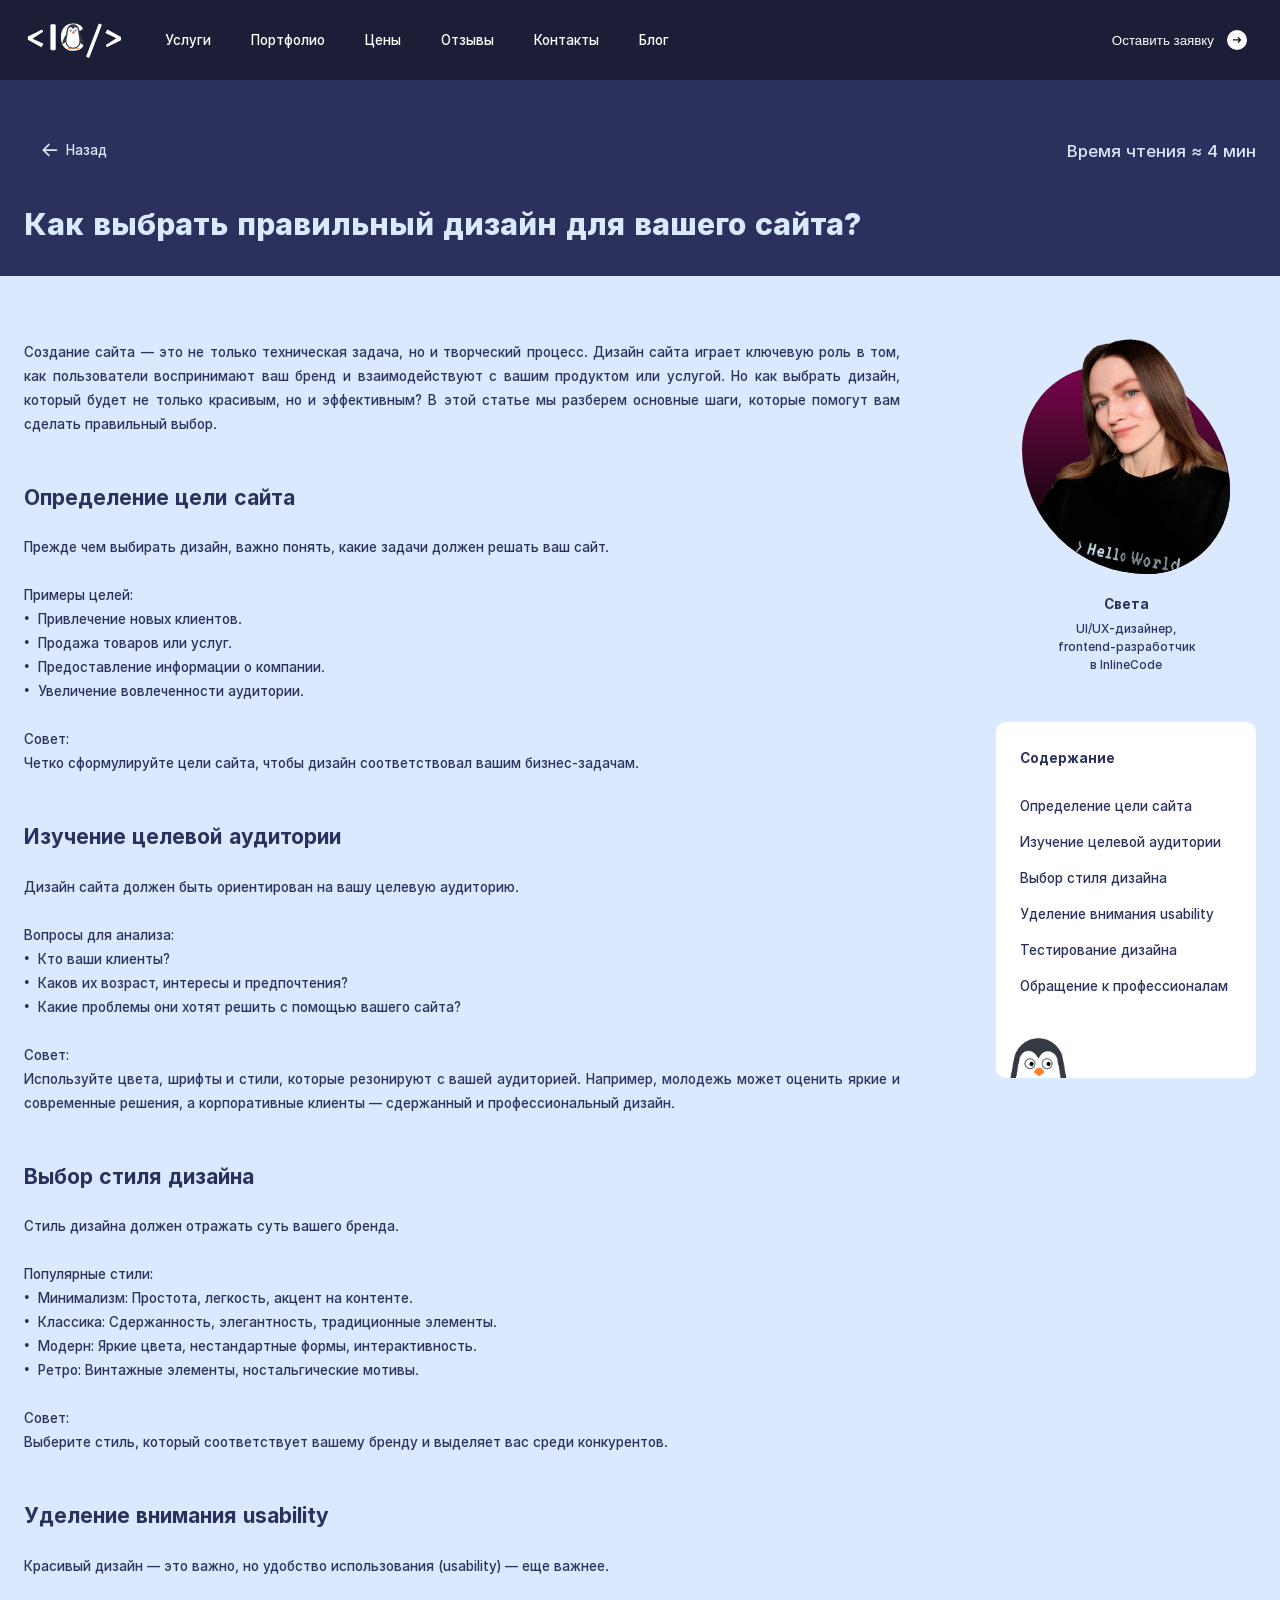
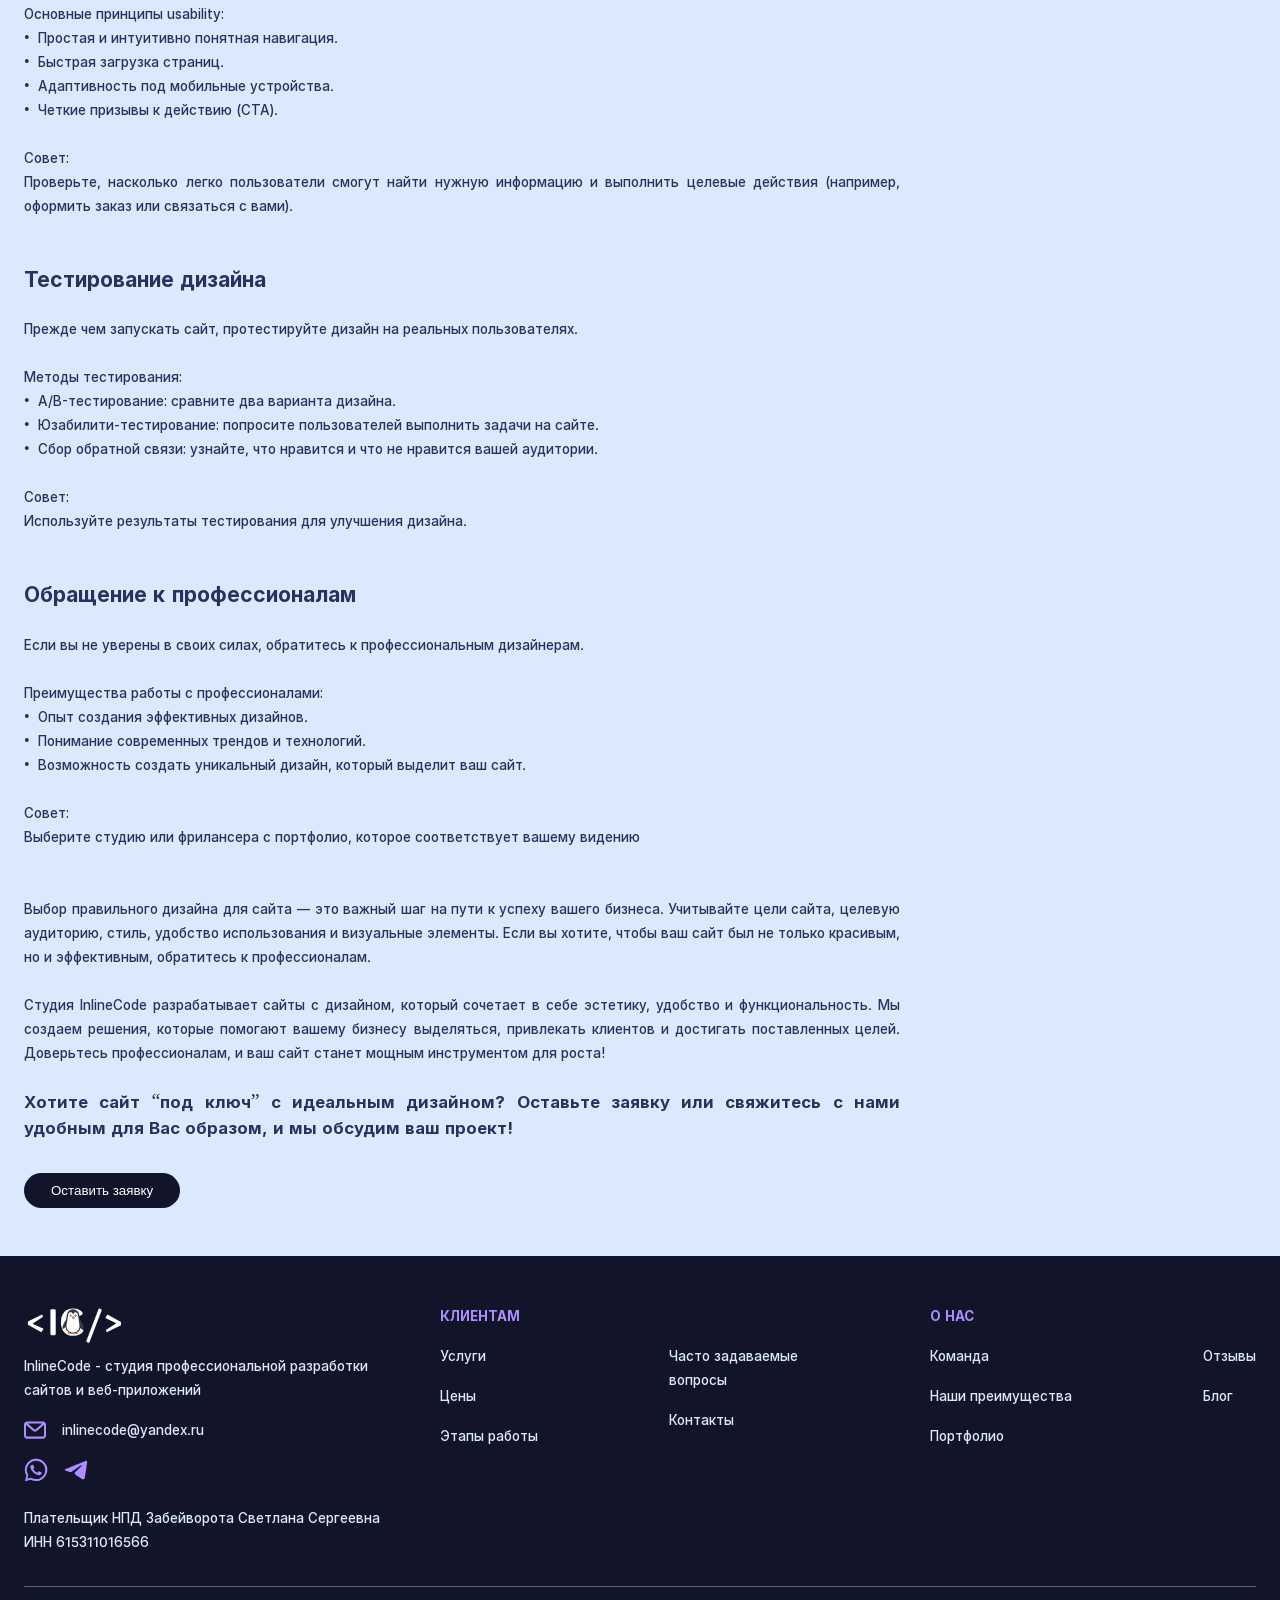
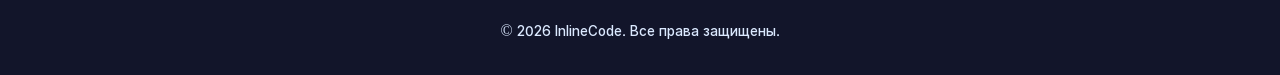
<file: blog/kak-vybrat-pravilnyy-dizayn-dlya-sayta/index.html>
<!doctype html><html class=Ua lang=ru><meta charset=UTF-8><meta name=viewport content="width=device-width"><meta name=color-scheme content="only light"><title>Как выбрать правильный дизайн для вашего сайта?</title><meta name=description content="Создание сайта — это не только техническая задача, но и творческий процесс. Дизайн сайта играет ключевую роль в том, как пользователи воспринимают ваш бренд и взаимодействуют с вашим продуктом или услугой. Но как выбрать дизайн, который будет не только красивым, но и эффективным? В этой статье мы разберем основные шаги, которые помогут вам сделать правильный выбор."><link rel=icon href=/favicon.ico sizes=32x32><link rel=icon href=/favicon.png sizes=120x120 type=image/png><link rel=icon media="(prefers-color-scheme: light)" type=image/svg+xml href=/favicon.svg><link rel=icon media="(prefers-color-scheme: dark)" type=image/svg+xml href=/favicon-white.svg><script type=module src=/_astro/ClientRouter.astro_astro_type_script_index_0_lang.DW16d_zL.js></script><link rel=preload as=image imagesrcset="/_astro/InlineCodeSveta.C6RRCvZ6_1awnHU.webp 640w,/_astro/InlineCodeSveta.C6RRCvZ6_2q9zRH.webp 1280w" media="(max-width: 48rem)"><link rel=preload as=image imagesrcset="/_astro/InlineCodeSvetaCutted.Zf7S3tB4_1kAmE2.webp 640w,/_astro/InlineCodeSvetaCutted.Zf7S3tB4_RwbV3.webp 1280w" media="(max-width: 48rem)"><link rel=preload href=/_astro/inter-500.B3_AxxX_.woff2 as=font type=font/woff2 crossorigin><link rel=preload href=/_astro/inter-800.CvjWqXut.woff2 as=font type=font/woff2 crossorigin><link rel=preload href=/_astro/inter-700.CiPg71xT.woff2 as=font type=font/woff2 crossorigin><link href=/_astro/global.BWoF3CnQ.css rel=stylesheet><meta name=astro-view-transitions-enabled content=true><meta name=astro-view-transitions-fallback content=animate><meta name=google-site-verification content=LvQRum0GHJ_vB7NYBADrHj_U7cCRwNQ1hW0VBRiqmSQ><meta name=yandex-verification content=292c5c5a62321f1e><style>.Ac[data-astro-cid-gm374vue]{border-radius:50% 40% 30% 50%/50% 30% 50% 40%;transition:border-radius 1s ease-out;animation:8s ease-in-out infinite alternate both morph,12s ease-in-out infinite alternate spin}.yc[data-astro-cid-gm374vue]{animation:12s ease-in-out infinite alternate-reverse spin}@keyframes morph{0%{border-radius:40% 60% 60% 40%/60% 30% 70% 40%}to{border-radius:40% 60%}}@keyframes spin{to{transform:rotate(1turn)}}#blog-main h2{scroll-margin-top:var(--header-height);font-family:var(--font-inter-700,Inter-700,arial-black-fallback-700,verdana-fallback-700);font-size:var(--text-24,clamp(1.26rem,1.146rem + .538vw,1.563rem));line-height:var(--tw-leading,var(--text-24--line-height,1.1))}#blog-main p{text-align:justify}#blog-main p+h2{margin-top:var(--spacing-28-48,clamp(1.75rem,1.3152rem + 2.1739vw,3rem))}#blog-main ul:not([data-no-space]){margin-block:var(--spacing-14-24,clamp(.875rem,.6576rem + 1.087vw,1.5rem))}#blog-main h2+p,#blog-main p+p{margin-top:var(--spacing-14-24,clamp(.875rem,.6576rem + 1.087vw,1.5rem))}.wa{aspect-ratio:1;width:13.5%;rotate:var(--eye-angle);border:1px solid var(--color-gray);background:#fff;border-radius:50%;position:absolute;top:20%}.wa.xa{left:var(--eye-left)}.wa.Aa{right:var(--eye-left)}.ya{background-color:var(--color-black);width:36%;height:36%;top:15%;left:25%}@media (pointer:coarse){:where(#spy-faq,#spy-price,#spy-blog-content)[data-animate]{transition:translate .3s linear;& .wa{transition:rotate .15s linear}}}#spy-faq:where([data-animate=true],[data-animate=visibility]){--eye-angle:-120deg;translate:0 50%}#spy-blog-content{--eye-angle:120deg;&:where([data-animate=true],[data-animate=visibility]){--eye-angle:180deg;translate:0 50%}}#spy-price[data-animate=true]{translate:0 -50%;& .wa{rotate:55deg}}#spy-price[data-animate=visibility]{translate:0 50%}.astro-route-announcer{clip:rect(0 0 0 0);clip-path:inset(50%);white-space:nowrap;width:1px;height:1px;position:absolute;top:0;left:0;overflow:hidden}</style><script type=module src=/_astro/page.DffPipBq.js></script><body class="Ua Va Wa Xa Ya g h"><header id=header class="E Ia bc fc oh ph"> <div class=e> <div class="J b g i qh"> <nav class=rh> <ul class="He sh th"> <li> <a href=/#services class="db eb nc uh vh"> Услуги </a> <li> <a href=/#portfolio class="db eb nc uh vh"> Портфолио </a> <li> <a href=/#prices class="db eb nc uh vh"> Цены </a> <li> <a href=/#reviews class="db eb nc uh vh"> Отзывы </a> <li> <a href=/#contacts class="db eb nc uh vh"> Контакты </a> <li> <a href=/blog/ class="db eb nc uh vh"> Блог </a> </li> </ul> </nav> <button aria-label="Открыть меню" id=menu-hamburger class="Ai Q g i j wh zi" data-hamburger=true> <svg id=menu-icon class="Xa k wi xg xi yg" viewBox="0 0 100 80"> <line x1=20 y1=20 x2=80 y2=20 stroke=currentColor stroke-width=8 stroke-linecap=round class="xg yg yi"/> <line x1=20 y1=40 x2=80 y2=40 stroke=currentColor stroke-width=8 stroke-linecap=round class="Hh yg"/> <line x1=20 y1=60 x2=80 y2=60 stroke=currentColor stroke-width=8 stroke-linecap=round class="xg yg yi"/> </svg> </button> <a href=/ aria-label="Домашняя страница"> <svg width=163 height=61 fill=none aria-hidden=true viewBox="0 0 163 61" class="_g ah c"><title>Логотип студии разработки сайтов под ключ InlineCode</title><path fill=#fff d="M28.08 42.32 6.3 30.2v-5.22l22.98-11.34 1.44 3.66-16.98 11.04 17.82 8.28zM44.677 47q-2.052 0-2.051-2.197V7.186q0-2.198 2.05-2.198h4.454q2.05 0 2.05 2.198v37.617Q51.18 47 49.13 47zm14.91-21.006q0-10.107 5.127-16.055 5.127-5.947 14.795-5.947 5.567 0 9.434 1.729 3.867 1.728 5.45 5.01 1.053 2.167-.352 2.93l-3.516 1.874q-1.845.996-3.047-1.113-.762-1.349-2.842-2.432-2.05-1.083-4.834-1.084-6.151 0-8.613 3.897-2.46 3.867-2.46 11.191t2.46 11.22q2.46 3.868 8.613 3.868 3.31 0 5.567-1.494 2.285-1.495 3.164-2.842 1.435-2.198 3.047-1.113l3.515 2.344q1.436.965.293 2.93-1.7 2.928-5.83 5.009-4.13 2.08-10.049 2.08-9.521 0-14.736-5.947-5.185-5.948-5.185-16.055m41.865 32.08q-1.377-.527-.733-2.168l19.453-50.683q.645-1.64 1.992-1.114l2.373.909q1.377.527.733 2.168l-19.453 50.683q-.645 1.641-1.992 1.113zM133.53 42.32l-1.44-3.66 16.98-11.04-17.82-8.28 3.48-5.7 21.78 12.12v5.22z"/><path fill=#353A42 d="M95.912 32.394c-1.694-5.435-3.937-8.799-5.342-10.526-.773-4.818-1.661-9.484-1.858-10.053C87.342 7.847 83.61 5 79.22 5c-4.597 0-8.473 3.122-9.67 7.383-.133.473-.955 4.873-1.69 9.498-1.407 1.731-3.642 5.092-5.333 10.513-2.129 6.829 2.788 3.717 4.17.77a12.73 12.73 0 0 0 5.65 9.513 12.4 12.4 0 0 0 6.873 2.07 12.4 12.4 0 0 0 6.873-2.07 12.73 12.73 0 0 0 5.65-9.514c1.382 2.948 6.298 6.06 4.17-.769M79.22 42.523c-5.722 0-10.377-4.709-10.377-10.496 0-3.764 2.448-17.853 2.827-19.056.746-2.367 2.95-3.48 5.053-2.46 1.582.767 2.497 2.873 2.497 2.873s.66-2.054 2.2-2.78c2.358-1.113 4.845.54 5.404 2.868.309 1.287 2.772 14.742 2.772 18.555 0 5.787-4.655 10.496-10.376 10.496"/><path fill=#FF802A d="M72.346 42.758c-1.116.086-2.104.625-2.043 2.242h17.833c.061-1.617-.926-2.156-2.043-2.242a12.4 12.4 0 0 1-6.873 2.07 12.4 12.4 0 0 1-6.874-2.07"/><path fill=#fff d="M81.42 10.604c-1.54.726-2.2 2.78-2.2 2.78s-.915-2.105-2.497-2.873c-2.103-1.02-4.307.093-5.054 2.46-.379 1.204-2.826 15.292-2.826 19.056 0 5.787 4.655 10.496 10.376 10.496s10.376-4.708 10.376-10.496c0-3.813-2.463-17.267-2.772-18.554-.559-2.33-3.045-3.981-5.403-2.87m-1.926 6.316c1.54 0 2.127 1.842 2.127 1.842l-2.127 1.559-2.127-1.559s.587-1.842 2.127-1.842m-5.526-2.067a1.396 1.396 0 0 1 1.683-1.046c.75.18 1.214.942 1.035 1.702a1.395 1.395 0 0 1-1.682 1.046 1.413 1.413 0 0 1-1.036-1.702m9.467 1.702a1.396 1.396 0 0 1-1.682-1.046 1.41 1.41 0 0 1 1.035-1.702 1.395 1.395 0 0 1 1.682 1.046 1.414 1.414 0 0 1-1.035 1.702"/><path fill=#FF802A d="M81.622 18.762s-.588-1.842-2.128-1.842-2.127 1.842-2.127 1.842l2.127 1.559z"/><path fill=#fff stroke=#353A42 stroke-width=.5 d="M76.486 15.238a1.31 1.31 0 0 1-1.301 1.32 1.31 1.31 0 0 1-1.302-1.32c0-.731.585-1.32 1.302-1.32a1.31 1.31 0 0 1 1.301 1.32Zm8.071 0a1.31 1.31 0 0 1-1.302 1.32 1.31 1.31 0 0 1-1.302-1.32c0-.731.586-1.32 1.302-1.32a1.31 1.31 0 0 1 1.302 1.32Z"/><ellipse cx=75.495 cy=15.238 fill=#353A42 rx=.31 ry=.314 /><ellipse cx=83.565 cy=15.238 fill=#353A42 rx=.31 ry=.314 /></svg> </a> <button target=modal-contact-form class="Q Tc Wc Xa Xc Yc Zc _c ad bd cd g i nc xh"> Оставить заявку <div class="g i j na nc sb"> <svg fill=none aria-hidden=true viewBox="0 0 13 9" height=0.4375em><path stroke=#0F0C14 stroke-linecap=round stroke-linejoin=round stroke-width=2 d="M1 4.403h10.889M8.45 1l3.439 3.5L8.45 8"/></svg> </div> </button> </div> </div> </header> <script>!function(){let e=window.matchMedia("(max-width: 64rem)");function s(){let s,a,i;e.matches&&(a=document.querySelector("header"),i=document.querySelector("[data-hamburger]"),i?.addEventListener("click",()=>{if(s||(a?.insertAdjacentHTML("afterend",'<aside class="Md Ig yh bc cc zh oh Ah fc Bh Oa Ch" data-sidebar tabindex="-1"> <div class="e"> <nav> <ul class="Kb Dh g h"> <li style="--delay:0ms" class="_a Eh Fh jc k g i Gh ke Hh sg Ih Jh"> <svg aria-hidden="true" width="1.7em" height="1.7em"> <use href="/icons.svg#sidebar-service-icon"></use> </svg> <a href="/#services"> <span class="z cc"></span> Услуги </a> </li><li style="--delay:50ms" class="_a Eh Fh jc k g i Gh ke Hh sg Ih Jh"> <svg aria-hidden="true" width="1.7em" height="1.7em"> <use href="/icons.svg#sidebar-portfolio-icon"></use> </svg> <a href="/#portfolio"> <span class="z cc"></span> Портфолио </a> </li><li style="--delay:100ms" class="_a Eh Fh jc k g i Gh ke Hh sg Ih Jh"> <svg aria-hidden="true" width="1.7em" height="1.7em"> <use href="/icons.svg#sidebar-price-icon"></use> </svg> <a href="/#prices"> <span class="z cc"></span> Цены </a> </li><li style="--delay:150ms" class="_a Eh Fh jc k g i Gh ke Hh sg Ih Jh"> <svg aria-hidden="true" width="1.7em" height="1.7em"> <use href="/icons.svg#sidebar-reviews-icon"></use> </svg> <a href="/#reviews"> <span class="z cc"></span> Отзывы </a> </li><li style="--delay:200ms" class="_a Eh Fh jc k g i Gh ke Hh sg Ih Jh"> <svg aria-hidden="true" width="1.7em" height="1.7em" class="Tb"> <use href="/icons.svg#sidebar-contacts-icon"></use> </svg> <a href="/#contacts"> <span class="z cc"></span> Контакты </a> </li><li style="--delay:250ms" class="_a Eh Fh jc k g i Gh ke Hh sg Ih Jh"> <svg aria-hidden="true" width="1.7em" height="1.7em"> <use href="/icons.svg#sidebar-blog-icon"></use> </svg> <a href="/blog"> <span class="z cc"></span> Блог </a> </li> </ul> </nav> </div> </aside>'),(s=document.querySelector("aside")).addEventListener("click",e=>{e.target?.closest("a")&&i.click()})),i.classList.toggle("open"),s.dataset.active){delete s.dataset.active,delete document.body.dataset.lock;return}document.body.dataset.lock="true",s.dataset.active="true"}))}s(),document.addEventListener("astro:after-swap",s),e.addEventListener("change",s)}()</script> <div class="a b c"></div> <main id=blog-main class="d v"> <div class=a> <div class=e> <div class="_a ab bb g i"> <a href=/blog/ class="I M Q R cb db eb g i ka r"> <svg width=1.125em height=1em fill=none aria-hidden=true viewBox="0 0 18 16" class=aa><path stroke=currentColor stroke-linecap=round stroke-linejoin=round stroke-width=2 d="M1.5 8h15m-15 0 6.25-6.25M1.5 8l6.25 6.25"/></svg> Назад </a> <div class="I u">Время чтения ≈ 4 мин</div> </div> <h1 class="I fb gb hb">Как выбрать правильный дизайн для вашего сайта?</h1> </div> </div> <div class=y> <div class=e> <div class="K W ib jb kb lb"> <div> <p> Создание сайта — это не только техническая задача, но и творческий процесс. Дизайн сайта играет ключевую роль в том, как пользователи воспринимают ваш бренд и взаимодействуют с вашим продуктом или услугой. Но как выбрать дизайн, который будет не только красивым, но и эффективным? В этой статье мы разберем основные шаги, которые помогут вам сделать правильный выбор. </p> <h2 id=1>Определение цели сайта</h2> <p> Прежде чем выбирать дизайн, важно понять, какие задачи должен решать ваш сайт. </p> <ul role=list> <li>Примеры целей:</li> <li class="g r"> <span>•</span> Привлечение новых клиентов. </li> <li class="g r"> <span>•</span>Продажа товаров или услуг. </li> <li class="g r"> <span>•</span> Предоставление информации о компании. </li> <li class="g r"> <span>•</span> Увеличение вовлеченности аудитории. </li> </ul> <p> Совет:<br> Четко сформулируйте цели сайта, чтобы дизайн соответствовал вашим бизнес-задачам. </p> <h2 id=2>Изучение целевой аудитории</h2> <p>Дизайн сайта должен быть ориентирован на вашу целевую аудиторию.</p> <ul role=list> <li>Вопросы для анализа:</li> <li class="g r"> <span>•</span> Кто ваши клиенты? </li> <li class="g r"> <span>•</span> Каков их возраст, интересы и предпочтения? </li> <li class="g r"> <span>•</span> Какие проблемы они хотят решить c помощью вашего сайта? </li> </ul> <p> Совет:<br> Используйте цвета, шрифты и стили, которые резонируют с вашей аудиторией. Например, молодежь может оценить яркие и современные решения, а корпоративные клиенты — сдержанный и профессиональный дизайн. </p> <h2 id=3>Выбор стиля дизайна</h2> <p>Стиль дизайна должен отражать суть вашего бренда.</p> <ul role=list> <li>Популярные стили:</li> <li class="g r"> <span>•</span> Минимализм: Простота, легкость, акцент на контенте. </li> <li class="g r"> <span>•</span> Классика: Сдержанность, элегантность, традиционные элементы. </li> <li class="g r"> <span>•</span> Модерн: Яркие цвета, нестандартные формы, интерактивность. </li> <li class="g r"> <span>•</span> Ретро: Винтажные элементы, ностальгические мотивы. </li> </ul> <p> Совет:<br> Выберите стиль, который соответствует вашему бренду и выделяет вас среди конкурентов. </p> <h2 id=4>Уделение внимания usability</h2> <p> Красивый дизайн — это важно, но удобство использования (usability) — еще важнее. </p> <ul role=list> <li>Основные принципы usability:</li> <li class="g r"> <span>•</span> Простая и интуитивно понятная навигация. </li> <li class="g r"> <span>•</span> Быстрая загрузка страниц. </li> <li class="g r"> <span>•</span> Адаптивность под мобильные устройства. </li> <li class="g r"> <span>•</span> Четкие призывы к действию (CTA). </li> </ul> <p> Совет:<br> Проверьте, насколько легко пользователи смогут найти нужную информацию и выполнить целевые действия (например, оформить заказ или связаться с вами). </p> <h2 id=5>Тестирование дизайна</h2> <p> Прежде чем запускать сайт, протестируйте дизайн на реальных пользователях. </p> <ul role=list> <li>Методы тестирования:</li> <li class="g r"> <span>•</span> A/B-тестирование: сравните два варианта дизайна. </li> <li class="g r"> <span>•</span> Юзабилити-тестирование: попросите пользователей выполнить задачи на сайте. </li> <li class="g r"> <span>•</span> Сбор обратной связи: узнайте, что нравится и что не нравится вашей аудитории. </li> </ul> <p> Совет:<br> Используйте результаты тестирования для улучшения дизайна. </p> <h2 id=6>Обращение к профессионалам</h2> <p> Если вы не уверены в своих силах, обратитесь к профессиональным дизайнерам. </p> <ul role=list> <li>Преимущества работы с профессионалами:</li> <li class="g r"> <span>•</span> Опыт создания эффективных дизайнов. </li> <li class="g r"> <span>•</span> Понимание современных трендов и технологий. </li> <li class="g r"> <span>•</span> Возможность создать уникальный дизайн, который выделит ваш сайт. </li> </ul> <p> Совет:<br> Выберите студию или фрилансера с портфолио, которое соответствует вашему видению </p> <div class=s></div> <p> Выбор правильного дизайна для сайта — это важный шаг на пути к успеху вашего бизнеса. Учитывайте цели сайта, целевую аудиторию, стиль, удобство использования и визуальные элементы. Если вы хотите, чтобы ваш сайт был не только красивым, но и эффективным, обратитесь к профессионалам. </p> <p> Студия InlineCode разрабатывает сайты с дизайном, который сочетает в себе эстетику, удобство и функциональность. Мы создаем решения, которые помогают вашему бизнесу выделяться, привлекать клиентов и достигать поставленных целей. Доверьтесь профессионалам, и ваш сайт станет мощным инструментом для роста! </p> <p class="t u"> Хотите сайт “под ключ” с идеальным дизайном? Оставьте заявку или свяжитесь с нами удобным для Вас образом, и мы обсудим ваш проект! </p> <button class="Q R S T Va Xa id jd ka kd la mb nc" target=modal-contact-form> Оставить заявку </button> </div> <div class="J L g j nb ob pb qb rb"> <div> <div class="g i j k wc xc" data-astro-cid-gm374vue> <div class="Ac Bc Cc Dc Fc Gc W Za ec sb" data-astro-cid-gm374vue> <div class="wc xc yc" data-astro-cid-gm374vue> <img srcset="/_astro/InlineCodeSveta.C6RRCvZ6_1awnHU.webp 640w,/_astro/InlineCodeSveta.C6RRCvZ6_2q9zRH.webp 1280w" loading=eager decoding=async fetchpriority=auto width=1620 height=1900 class="ub vb" alt="InlineCode разработчик"> </div> </div> <div class="cc z" data-astro-cid-gm374vue> <img srcset="/_astro/InlineCodeSvetaCutted.Zf7S3tB4_1kAmE2.webp 640w,/_astro/InlineCodeSvetaCutted.Zf7S3tB4_RwbV3.webp 1280w" loading=eager decoding=async fetchpriority=auto width=1620 height=1900 class="ub vb" alt="InlineCode разработчик"> </div> </div> <div class=wb> <div class="p t"> Света </div> <div class="aa p xb"> UI/UX-дизайнер, <br> frontend-разработчик <br> в InlineCode </div> </div> </div> <div class="E d yb zb"> <div class="Ab Bb Cb Db E Eb Fb Za k ma na"> <div class="Gb t">Содержание</div> <ul id=contentListWrapper class="Hb Ib g h" role=list> <li data-id=1 class="Jb Q"> Определение цели сайта <li data-id=2 class="Jb Q"> Изучение целевой аудитории <li data-id=3 class="Jb Q"> Выбор стиля дизайна <li data-id=4 class="Jb Q"> Уделение внимания usability <li data-id=5 class="Jb Q"> Тестирование дизайна <li data-id=6 class="Jb Q"> Обращение к профессионалам </li> </ul> <div class="A B Ka z"> <div data-pen-spy id=spy-blog-content class="Ba Ca Da Ea Fa Ga Ha Qa Ra Sa Ta"> <div class="wa xa"> <div class="ya z za"></div> </div> <div class="Aa wa"> <div class="ya z za"></div> </div> </div> </div> <script type=module>document.addEventListener("astro:page-load",()=>{let e=window.matchMedia("(pointer: coarse)").matches,t=window.matchMedia("(min-width:48rem)"),a=document.querySelectorAll("[data-pen-spy]"),i,n={},r=t.matches,s=e=>{let t=e.getBoundingClientRect(),a=t.left+window.scrollX+t.width/2,i=t.top+window.scrollY+t.height/2;n[e.id]=[a,i]},d=()=>a.forEach(s),l=new IntersectionObserver(e=>{e.forEach(e=>{let t=e.target.firstElementChild;"spy-blog-content"===t.id&&r?e.isIntersecting?i=setInterval(()=>{s(t)},500):clearInterval(i):e.isIntersecting&&(t.dataset.animate="visibility",setTimeout(()=>{t.dataset.animate="false"},250))})},{threshold:.5});a.forEach(t=>{let a=t.parentElement;("spy-price"!==t.id||e)&&a&&l.observe(a)}),e||(d(),window.addEventListener("mousemove",e=>{let t=e.pageY,i=e.pageX;Array.from(a).slice(0,1).forEach(e=>{let[a,r]=n[e.id],s=-(180/Math.PI*Math.atan2(i-a,t-r)*1)+180;e.style.setProperty("--eye-angle",s+"deg")})}),window.addEventListener("resize",d)),e&&a.forEach(e=>{e.addEventListener("click",t=>{e.dataset.animate=["true","visibility"].includes(e.dataset.animate)?"false":"true"}),e.addEventListener("transitionend",t=>{"translate"===t.propertyName&&(e.dataset.animate="false")})}),t.addEventListener("change",e=>{r=e.matches})})</script> </div> </div> </div> </div> </div> </div> </main> <footer class="I ab" aria-labelledby=footer-heading> <h2 id=footer-heading class=Kc>Footer</h2> <div class=e> <div class="Ef J Qf g h"> <div class=Zg> <a href=/ aria-label="Домашняя страница"><svg width=163 height=61 fill=none aria-hidden=true viewBox="0 0 163 61" class="_g ah c"><title>Логотип студии разработки сайтов под ключ InlineCode</title><path fill=#fff d="M28.08 42.32 6.3 30.2v-5.22l22.98-11.34 1.44 3.66-16.98 11.04 17.82 8.28zM44.677 47q-2.052 0-2.051-2.197V7.186q0-2.198 2.05-2.198h4.454q2.05 0 2.05 2.198v37.617Q51.18 47 49.13 47zm14.91-21.006q0-10.107 5.127-16.055 5.127-5.947 14.795-5.947 5.567 0 9.434 1.729 3.867 1.728 5.45 5.01 1.053 2.167-.352 2.93l-3.516 1.874q-1.845.996-3.047-1.113-.762-1.349-2.842-2.432-2.05-1.083-4.834-1.084-6.151 0-8.613 3.897-2.46 3.867-2.46 11.191t2.46 11.22q2.46 3.868 8.613 3.868 3.31 0 5.567-1.494 2.285-1.495 3.164-2.842 1.435-2.198 3.047-1.113l3.515 2.344q1.436.965.293 2.93-1.7 2.928-5.83 5.009-4.13 2.08-10.049 2.08-9.521 0-14.736-5.947-5.185-5.948-5.185-16.055m41.865 32.08q-1.377-.527-.733-2.168l19.453-50.683q.645-1.64 1.992-1.114l2.373.909q1.377.527.733 2.168l-19.453 50.683q-.645 1.641-1.992 1.113zM133.53 42.32l-1.44-3.66 16.98-11.04-17.82-8.28 3.48-5.7 21.78 12.12v5.22z"/><path fill=#353A42 d="M95.912 32.394c-1.694-5.435-3.937-8.799-5.342-10.526-.773-4.818-1.661-9.484-1.858-10.053C87.342 7.847 83.61 5 79.22 5c-4.597 0-8.473 3.122-9.67 7.383-.133.473-.955 4.873-1.69 9.498-1.407 1.731-3.642 5.092-5.333 10.513-2.129 6.829 2.788 3.717 4.17.77a12.73 12.73 0 0 0 5.65 9.513 12.4 12.4 0 0 0 6.873 2.07 12.4 12.4 0 0 0 6.873-2.07 12.73 12.73 0 0 0 5.65-9.514c1.382 2.948 6.298 6.06 4.17-.769M79.22 42.523c-5.722 0-10.377-4.709-10.377-10.496 0-3.764 2.448-17.853 2.827-19.056.746-2.367 2.95-3.48 5.053-2.46 1.582.767 2.497 2.873 2.497 2.873s.66-2.054 2.2-2.78c2.358-1.113 4.845.54 5.404 2.868.309 1.287 2.772 14.742 2.772 18.555 0 5.787-4.655 10.496-10.376 10.496"/><path fill=#FF802A d="M72.346 42.758c-1.116.086-2.104.625-2.043 2.242h17.833c.061-1.617-.926-2.156-2.043-2.242a12.4 12.4 0 0 1-6.873 2.07 12.4 12.4 0 0 1-6.874-2.07"/><path fill=#fff d="M81.42 10.604c-1.54.726-2.2 2.78-2.2 2.78s-.915-2.105-2.497-2.873c-2.103-1.02-4.307.093-5.054 2.46-.379 1.204-2.826 15.292-2.826 19.056 0 5.787 4.655 10.496 10.376 10.496s10.376-4.708 10.376-10.496c0-3.813-2.463-17.267-2.772-18.554-.559-2.33-3.045-3.981-5.403-2.87m-1.926 6.316c1.54 0 2.127 1.842 2.127 1.842l-2.127 1.559-2.127-1.559s.587-1.842 2.127-1.842m-5.526-2.067a1.396 1.396 0 0 1 1.683-1.046c.75.18 1.214.942 1.035 1.702a1.395 1.395 0 0 1-1.682 1.046 1.413 1.413 0 0 1-1.036-1.702m9.467 1.702a1.396 1.396 0 0 1-1.682-1.046 1.41 1.41 0 0 1 1.035-1.702 1.395 1.395 0 0 1 1.682 1.046 1.414 1.414 0 0 1-1.035 1.702"/><path fill=#FF802A d="M81.622 18.762s-.588-1.842-2.128-1.842-2.127 1.842-2.127 1.842l2.127 1.559z"/><path fill=#fff stroke=#353A42 stroke-width=.5 d="M76.486 15.238a1.31 1.31 0 0 1-1.301 1.32 1.31 1.31 0 0 1-1.302-1.32c0-.731.585-1.32 1.302-1.32a1.31 1.31 0 0 1 1.301 1.32Zm8.071 0a1.31 1.31 0 0 1-1.302 1.32 1.31 1.31 0 0 1-1.302-1.32c0-.731.586-1.32 1.302-1.32a1.31 1.31 0 0 1 1.302 1.32Z"/><ellipse cx=75.495 cy=15.238 fill=#353A42 rx=.31 ry=.314 /><ellipse cx=83.565 cy=15.238 fill=#353A42 rx=.31 ry=.314 /></svg></a> <p class="I bh"> InlineCode - студия профессиональной разработки сайтов и веб-приложений </p> <div class="F _a g i ja k"> <svg width=1.375em height=1.125em fill=none aria-hidden=true viewBox="0 0 22 18" class="Nc c"><path fill=#AC8FFF fill-rule=evenodd d="M19 .466c1.657 0 3 1.444 3 3.224v10.75c0 1.78-1.343 3.224-3 3.224H3c-1.657 0-3-1.444-3-3.225V3.69C0 1.91 1.343.466 3 .466zm-.747 2.15H3.747l6.633 5.628a.946.946 0 0 0 1.24 0zM2 3.872v10.567c0 .594.448 1.075 1 1.075h16c.552 0 1-.481 1-1.075V3.872l-7.141 6.06a2.84 2.84 0 0 1-3.718 0z" clip-rule=evenodd /></svg> <a class=Mc href=mailto:inlinecode@yandex.ru><span class="cc z"></span>inlinecode@yandex.ru</a> </div> <div class="F _a g"> <a target=_blank href="https://wa.me/79515227332?text=Здравствуйте! Хотел бы заказать у вас сайт. Когда можно обсудить детали?" rel=nofollow aria-label="Заказ сайта в Telegram"> <svg width=1.5em height=1.5em fill=none aria-hidden=true viewBox="0 0 24 24" class=Tb><g fill=currentColor clip-path=url(#a)><path d="M17.13 14.196c-.285-.134-1.65-.807-1.905-.912s-.435-.135-.63.15c-.195.284-.72.897-.885 1.092-.165.194-.315.209-.6 0a7.7 7.7 0 0 1-2.235-1.377 7.9 7.9 0 0 1-1.5-1.93c-.165-.269 0-.418.12-.568s.27-.314.42-.479q.165-.214.27-.463a.57.57 0 0 0 0-.494c0-.135-.63-1.496-.87-2.05s-.45-.478-.615-.478h-.6a1.08 1.08 0 0 0-.75.344 3.14 3.14 0 0 0-.975 2.319A5.36 5.36 0 0 0 7.5 12.267a12.47 12.47 0 0 0 4.785 4.188c.66.284 1.17.449 1.575.584.569.171 1.17.207 1.755.104a2.9 2.9 0 0 0 1.89-1.316c.173-.416.23-.87.165-1.316-.075-.105-.255-.18-.54-.315"/><path d="M19.935 4.01A11.04 11.04 0 0 0 12 .747c-1.953.01-3.868.532-5.556 1.511a11.14 11.14 0 0 0-4.06 4.072 11.1 11.1 0 0 0 .001 11.097l-1.5 5.759 5.91-1.496a11.1 11.1 0 0 0 5.325 1.346H12c2.217.015 4.388-.63 6.236-1.85a11.14 11.14 0 0 0 4.141-5.005 11.1 11.1 0 0 0-2.442-12.173M12 21.122a9.2 9.2 0 0 1-4.725-1.302l-.33-.194-3.51.912.93-3.41-.21-.344A9.224 9.224 0 0 1 6.253 4.678a9.287 9.287 0 0 1 12.302.663 9.15 9.15 0 0 1 2.715 6.537 9.25 9.25 0 0 1-2.72 6.532A9.3 9.3 0 0 1 12 21.124"/></g><defs><clipPath id=a><path fill=#fff d="M0 0h24v23.934H0z"/></clipPath></defs></svg> </a> <a target=_blank href="https://t.me/InlineCode_chat?text=Здравствуйте! Хотел бы заказать у вас сайт. Когда можно обсудить детали?" rel=nofollow aria-label="Заказать создание сайта через WhatsApp"> <svg width=1.5em height=1.5em fill=none aria-hidden=true viewBox="0 0 24 24" class=Tb><path fill=currentColor d="M21.294 2.906C18.34 4.126 5.679 9.356 2.18 10.782c-2.346.913-.973 1.769-.973 1.769s2.003.685 3.72 1.198c1.717.514 2.632-.057 2.632-.057l8.07-5.421c2.86-1.94 2.174-.343 1.487.342a217 217 0 0 1-6.009 5.707c-.915.8-.457 1.484-.057 1.826 1.488 1.256 5.551 3.824 5.78 3.995 1.209.854 3.587 2.082 3.949-.513l1.43-8.96c.458-3.025.916-5.821.973-6.62.172-1.94-1.888-1.142-1.888-1.142"/></svg> </a> </div> <div class="Le q"> <p class=I> Плательщик НПД Забейворота Светлана Сергеевна </p> <div class=I>ИНН 615311016566</div> </div> </div> <div class="Ib L ch d dh eh fh g gh"> <div class="Fe _a g h jh kh lh mh nh"> <ul class="_a g h"> <li class="Tb t">КЛИЕНТАМ</li> <li> <a class=hh href=/#services> Услуги </a> <li> <a class=hh href=/#prices> Цены </a> <li> <a class=hh href=/#stages> Этапы работы </a> </li> </ul> <ul class="_a g h"> <li class="Cg He Je ih t"> КЛИЕНТАМ </li> <li> <a class=hh href=/#faq> Часто задаваемые <br> вопросы </a> <li> <a class=hh href=/#contacts> Контакты </a> </li> </ul> </div><div class="Fe _a g h jh kh lh"> <ul class="_a g h"> <li class="Tb t">О НАС</li> <li> <a class=hh href=/#team> Команда </a> <li> <a class=hh href=/#advantages> Наши преимущества </a> <li> <a class=hh href=/#portfolio> Портфолио </a> </li> </ul> <ul class="_a g h"> <li class="Cg He Je ih t"> О НАС </li> <li> <a class=hh href=/#reviews> Отзывы </a> <li> <a class=hh href=/blog/> Блог </a> </li> </ul> </div> </div> </div> <hr class=da> <p class="Ee I p"> © 2026 InlineCode. Все права защищены. </p> </div> </footer> <dialog class="Bi Ci Di E Ua fi i j" id=modal-contact-form tabindex=-1> <div class="E Ka e"> <div class="Ta Vc ha k"> <form id=form-modal-contact-form data-contact-form class="M Md oi pi y" novalidate> <div class="V W kg v"> <div data-group class=Md> <div class=k> <input id=modal-contact-form-name type=text name=name class="E Fh Oa R bi ci di ei fi gi ma" aria-required=true autocomplete=given-name> <label for=modal-contact-form-name class="Ia di eg hi ii t y z"> Имя* </label> <svg width=1.5em height=1.5em fill=none aria-hidden=true viewBox="0 0 24 24" class="eg ji re z"><path stroke=#2B315C stroke-linecap=round stroke-linejoin=round stroke-width=2 d="M5 21a7 7 0 1 1 14 0M16 7a4 4 0 1 1-8 0 4 4 0 0 1 8 0"/></svg> </div> <span role=alert class="He Uh Vh bh ki"> *Обязательное поле </span> </div><div data-group class=Md> <div class=k> <input id=modal-contact-form-email type=email name=email class="E Fh Oa R bi ci di ei fi gi ma" aria-required=false autocomplete=email inputmode=email> <label for=modal-contact-form-email class="Ia di eg hi ii t y z"> Email </label> <svg width=1.5em height=1.5em fill=none aria-hidden=true viewBox="0 0 24 24" class="eg ji re z"><path stroke=#1C274C stroke-width=1.5 d="M2 12c0-3.771 0-5.657 1.172-6.828S6.229 4 10 4h4c3.771 0 5.657 0 6.828 1.172S22 8.229 22 12s0 5.657-1.172 6.828S17.771 20 14 20h-4c-3.771 0-5.657 0-6.828-1.172S2 15.771 2 12Z"/><path stroke=#1C274C stroke-linecap=round stroke-width=1.5 d="m6 8 2.159 1.8c1.837 1.53 2.755 2.295 3.841 2.295s2.005-.765 3.841-2.296L18 8"/></svg> </div> <span role=alert class="He Uh Vh bh ki"> *Обязательное поле </span> </div><div data-group class=Md> <div class=k> <input id=modal-contact-form-mobile type=text name=mobile class="E Fh Oa R bi ci di ei fi gi ma" aria-required=true autocomplete=tel inputmode=tel> <label for=modal-contact-form-mobile class="Ia di eg hi ii t y z"> Телефон* </label> <svg width=1.5em height=1.688em fill=none aria-hidden=true viewBox="0 0 24 27" class="eg ji re z"><path fill=currentColor d="m15.094 16.04.514-.54-1.194-1.265-.513.539zm2.24-.765 2.154 1.236.809-1.568-2.156-1.236zm2.57 3.691-1.603 1.68 1.193 1.266 1.602-1.68zm-2.58 2.222c-1.635.16-5.867.017-10.449-4.787l-1.193 1.265c5 5.243 9.759 5.5 11.8 5.299zM6.875 16.4c-4.367-4.58-5.09-8.432-5.18-10.103L.004 6.4c.113 2.103 1.009 6.371 5.677 11.266zm1.552-7.353.323-.34-1.193-1.265-.324.34zm.58-4.664L7.586 2.38 6.231 3.45l1.422 2.004zm-6.206-2.44L1.03 3.801l1.192 1.265 1.77-1.857zM7.83 8.415a31 31 0 0 0-.598-.63l-.002.001-.003.004-.058.068a1.9 1.9 0 0 0-.27.498c-.115.322-.176.747-.099 1.274.151 1.029.824 2.389 2.546 4.194l1.193-1.265c-1.612-1.69-1.996-2.718-2.067-3.203-.034-.23.001-.344.011-.371q.01-.025.002-.007a.3.3 0 0 1-.036.046l-.01.011-.01.012c-.002 0-.002.001-.599-.632m1.516 5.41c1.722 1.806 3.018 2.509 3.996 2.667.5.08.902.016 1.208-.104a1.7 1.7 0 0 0 .473-.28l.064-.062.004-.003.001-.002c.001 0 .002-.002-.595-.634-.596-.633-.595-.634-.595-.635l.002-.001.003-.004.006-.006.054-.047q.016-.01-.008.002c-.028.01-.138.048-.36.012-.467-.075-1.449-.48-3.06-2.169zM7.586 2.38C6.435.76 4.173.504 2.8 1.944l1.193 1.265c.6-.628 1.665-.564 2.237.24zM1.693 6.298c-.022-.411.157-.842.53-1.232L1.03 3.801C.424 4.436-.053 5.336.005 6.4zM18.3 20.647c-.31.325-.642.508-.977.54l.157 1.778c.83-.082 1.508-.523 2.013-1.053zM8.75 8.709c1.11-1.165 1.192-3.007.257-4.325l-1.355 1.07c.455.64.388 1.482-.096 1.99zm10.737 7.802c.923.529 1.067 1.772.415 2.455l1.194 1.266c1.512-1.586 1.045-4.231-.8-5.29zm-3.88-1.01c.433-.455 1.13-.567 1.725-.226l.808-1.568c-1.222-.7-2.74-.507-3.727.528z"/></svg> </div> <span role=alert class="He Uh Vh bh ki"> *Обязательное поле </span> </div><div data-group> <div class=k> <input id=modal-contact-form-money type=text name=money class="E Fh Oa R bi ci di ei fi gi ma" aria-required=false autocomplete=off> <label for=modal-contact-form-money class="Ia di eg hi ii t y z"> Планируемый бюджет </label> <svg width=1.5em height=1.5em fill=none aria-hidden=true viewBox="0 0 24 24" class="eg ji re z"><path stroke=#2B315C stroke-width=1.5 d="M2 14c0-3.771 0-5.657 1.172-6.828S6.229 6 10 6h4c3.771 0 5.657 0 6.828 1.172S22 10.229 22 14s0 5.657-1.172 6.828S17.771 22 14 22h-4c-3.771 0-5.657 0-6.828-1.172S2 17.771 2 14Zm14-8c0-1.886 0-2.828-.586-3.414S13.886 2 12 2s-2.828 0-3.414.586S8 4.114 8 6"/><path stroke=#2B315C stroke-linecap=round stroke-width=1.5 d="M12 17.333c1.105 0 2-.746 2-1.666S13.105 14 12 14s-2-.746-2-1.667c0-.92.895-1.666 2-1.666m0 6.666c-1.105 0-2-.746-2-1.666m2 1.666V18m0-7.333V10m0 .667c1.105 0 2 .746 2 1.666"/></svg> </div> </div> </div> <div class="F k"> <label for=modal-contact-form-form-modal-contact-form class="Kh Sb k t v y">Расскажите о том, что вы хотите реализовать </label> <div class="E Fi Ii Ji Oa R bi fi ma"> <textarea class="E Ei Fi Gi Hi ag di ia" id=modal-contact-form-form-modal-contact-form name=message></textarea> </div> <script type=module>document.addEventListener("astro:page-load",()=>{document.querySelectorAll("textarea").forEach(e=>{e.addEventListener("input",()=>{let t=e.scrollHeight;e.style.height="auto",e.style.height=`${e.scrollHeight}px`,t>190?(e.style.maxHeight="190px",e.style.overflowY="scroll"):(e.style.overflowY="hidden",e.style.maxHeight="none")})})})</script> </div> <p class="Lh Mh bh da"> Заполняя данную форму вы соглашаетесь на обработку персональных данных “InlineCode” в соответствии с законом №152-Ф3 “О персональных данных” <a class=Dd href=/_astro/politica.D0fZ4gIV.pdf download rel=nofollow aria-label="Документ политики конфиденциальности">политика конфиденциальности.</a> </p> <div class="Xh ja k xh"> <img src=/_astro/pen-business.0-11Z_IM_14fn2z.webp alt="Оставить заявку для сайта под ключ" loading=lazy decoding=async fetchpriority=auto width=603 height=441 class="Xb li mi ni z"> <button type=submit class="Cc I Md Q S T W Yh a nc sc"> <span class="Zh qf rf">Отправить</span> <span class="He _h ai nc qf rf sb"></span> </button> </div> <script type=module src=/_astro/ContactForm.astro_astro_type_script_index_0_lang.y6fOp714.js></script> </form> <input form=form-modal-contact-form type=hidden name=smile value=:(> <div class="Ia Ja Q R _d eg g i j jc nc ti ui vi z" data-target-close=modal-contact-form> <svg width=14 height=14 fill=none aria-hidden=true viewBox="0 0 14 14" class="Ka si"><path fill=#DBE9FF d="m8.957 6.872 4.096-4.095c.596-.596.596-1.49 0-2.085-.223-.298-.596-.522-.968-.522a1.47 1.47 0 0 0-1.043.447l-4.17 4.17L2.777.692C2.18.096 1.213.096.69.692a1.3 1.3 0 0 0-.52 1.042c0 .447.148.745.446 1.043l4.096 4.095-4.096 4.096c-.223.298-.447.67-.447 1.117 0 .372.15.745.447 1.043s.67.447 1.043.447a1.47 1.47 0 0 0 1.042-.447l4.096-4.096 4.096 4.096c.595.595 1.563.595 2.085 0 .595-.596.595-1.564 0-2.085z"/></svg> </div> </div> </div> </dialog> <script type=module>document.addEventListener("astro:page-load",()=>{document.querySelectorAll("dialog").forEach(e=>{let t=document.querySelectorAll(`[target=${e.id}]`),d=document.querySelectorAll(`[data-target-close=${e.id}]`);e.addEventListener("click",t=>{t.target===e&&e.close()}),e.addEventListener("close",()=>{delete document.body.dataset.lock}),t.forEach(t=>{t.addEventListener("click",()=>{e.showModal(),document.body.dataset.lock="true"})}),d.forEach(t=>{t.addEventListener("click",()=>{e.close()})})})})</script> <script type=module>document.addEventListener("astro:page-load",()=>{document.querySelectorAll("[data-close]").forEach(e=>{let l=e.closest("[data-close-parent]");e.addEventListener("click",()=>{l&&(l.classList.remove("grid","flex","block","inline-block","table"),l.classList.add("hidden"))})})})</script> <script type=module>document.addEventListener("astro:page-load",()=>{let e,d,t=((e=document.createElement("div")).style.visibility="hidden",e.style.overflow="scroll",document.body.appendChild(e),d=e.offsetWidth-e.clientWidth,e.parentNode.removeChild(e),d);document.body.style.setProperty("--scrollbar-width",t+"px"),new ResizeObserver(e=>{document.body.dataset.lock&&document.body.scrollHeight>window.innerHeight?document.body.style.paddingRight=`${t}px`:document.body.style.paddingRight=""}).observe(document.body)})</script> <script type=module>document.addEventListener("astro:page-load",()=>{let e=document.getElementById("contentListWrapper");e?.addEventListener("click",e=>{let t=e.target;"LI"===t.nodeName&&document.getElementById(t.dataset.id)?.scrollIntoView()})})</script>
</file>
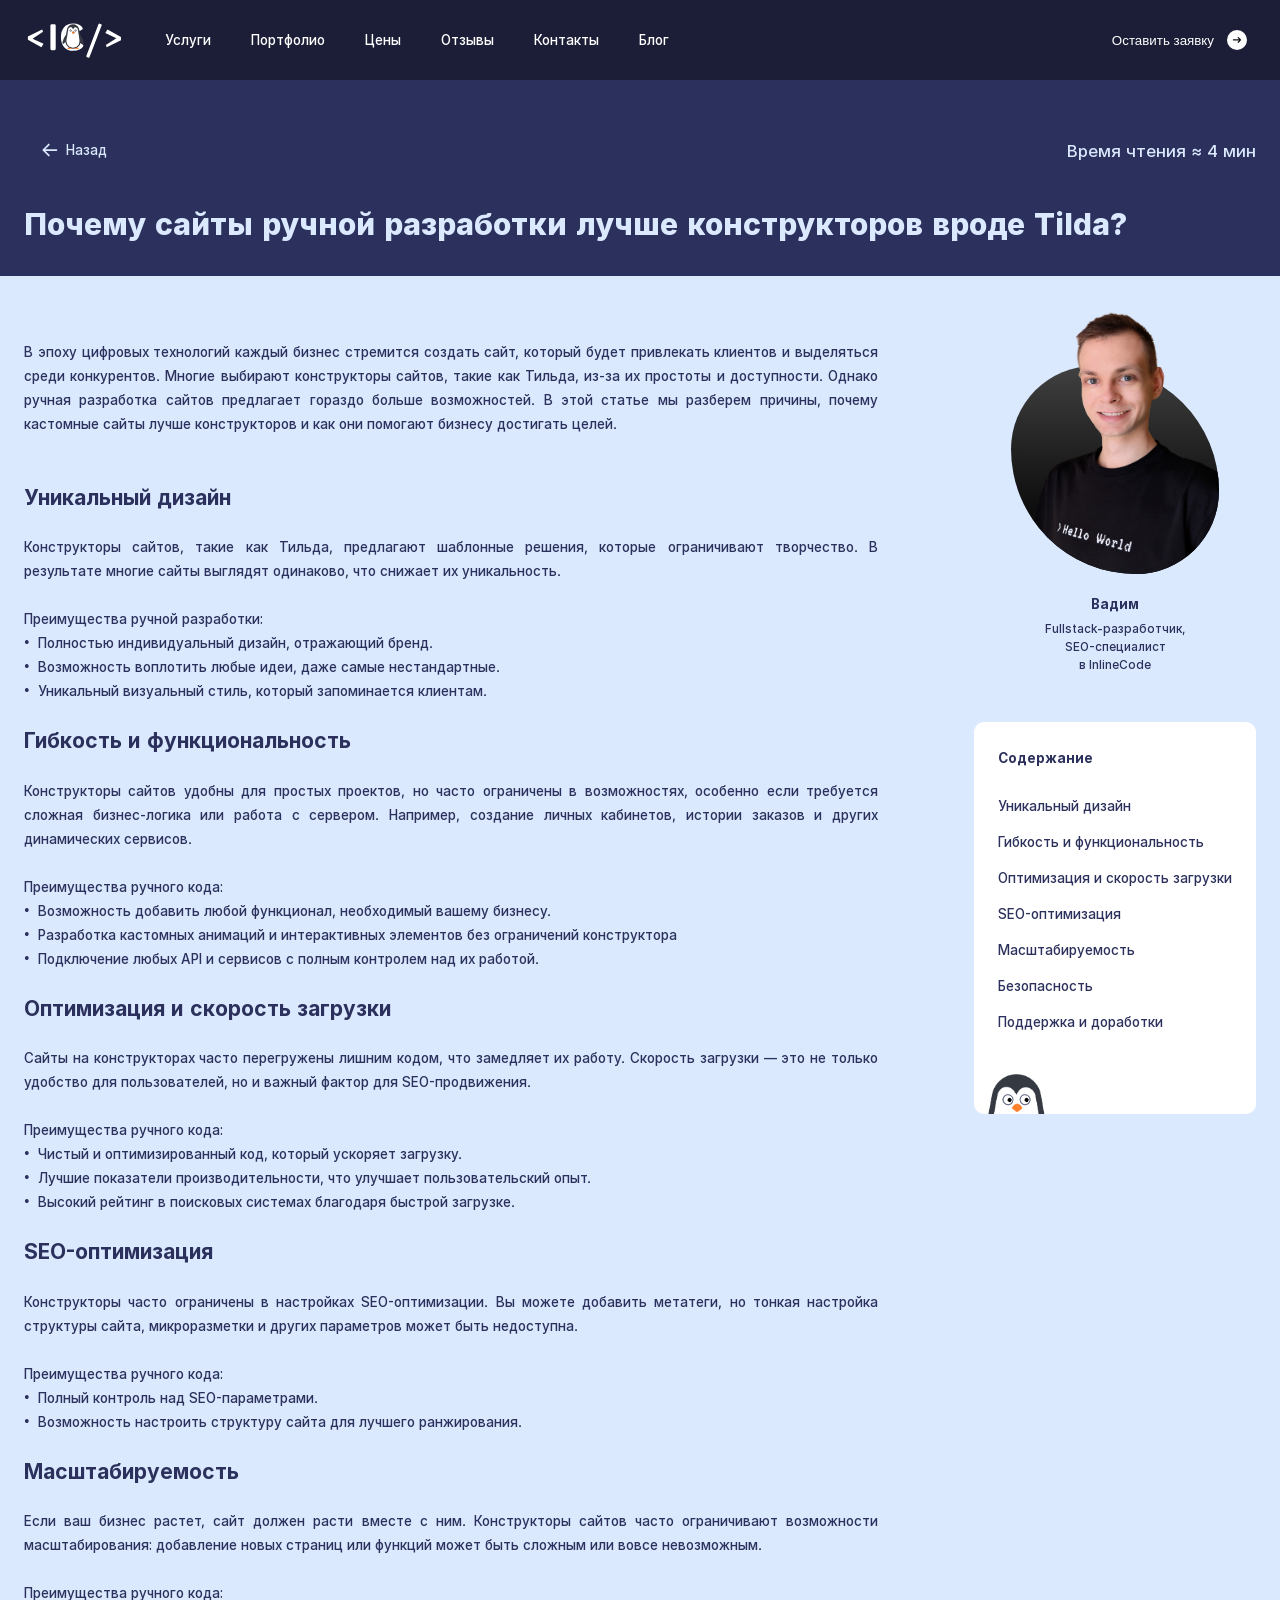
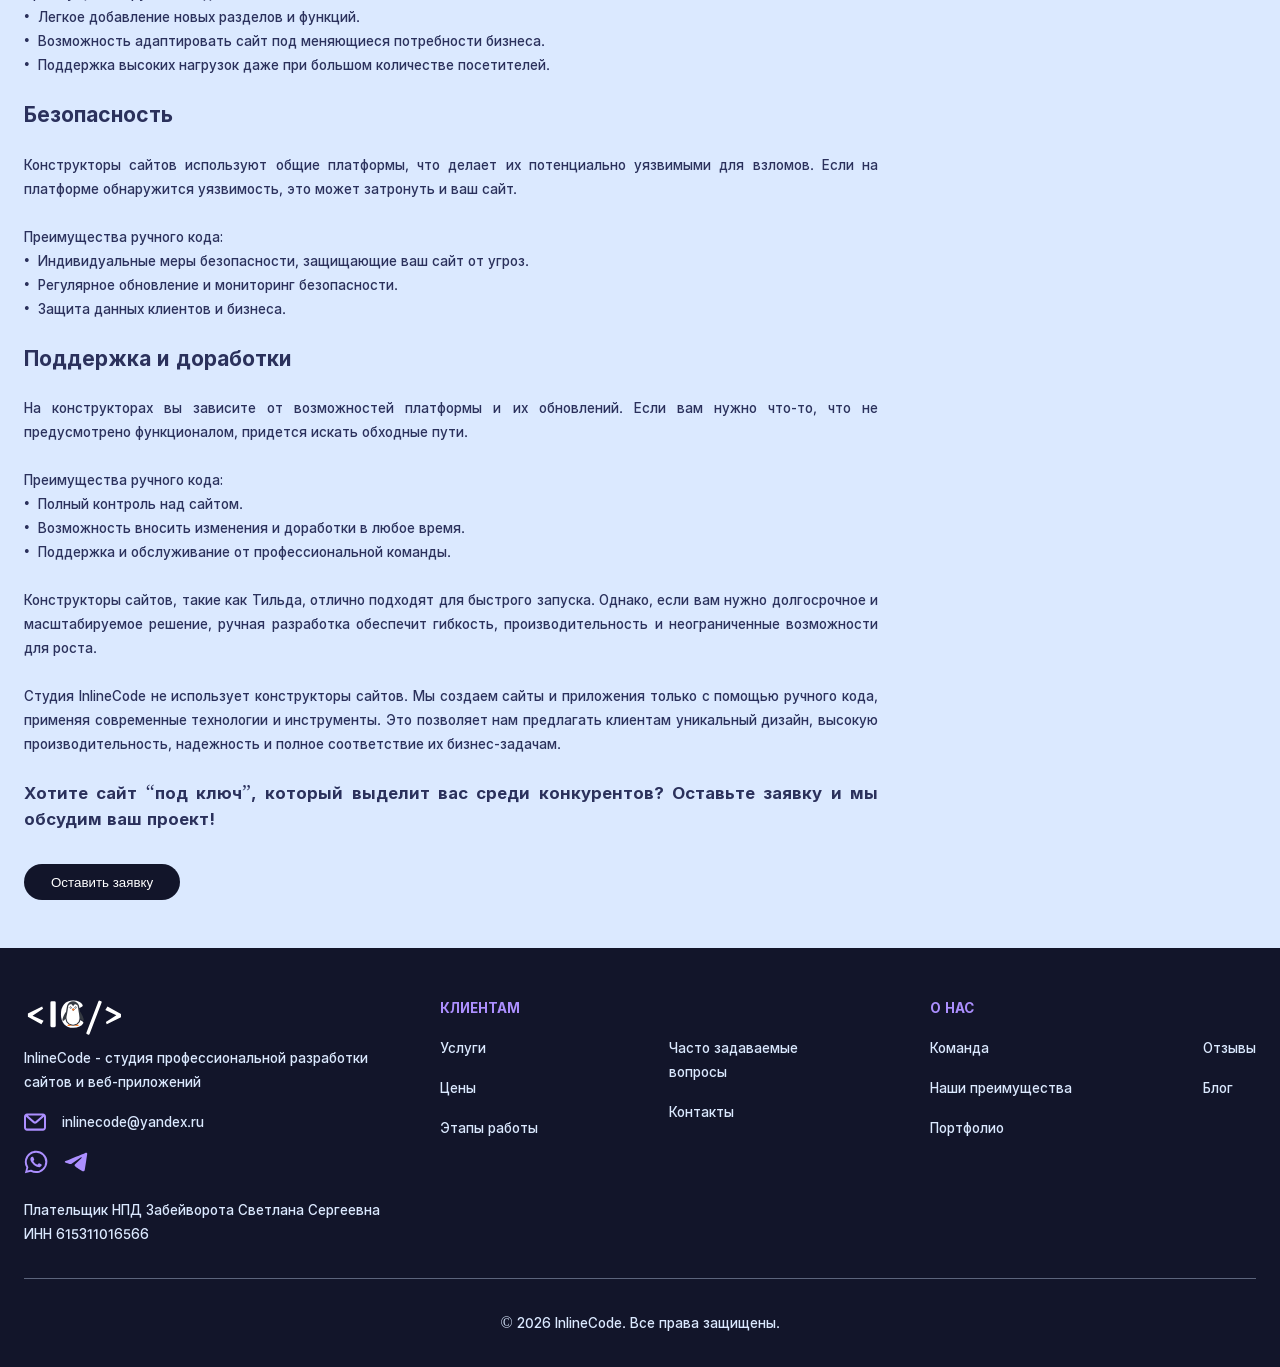
<file: blog/tilda-vs-handmade-website/index.html>
<!doctype html><html class=Ua lang=ru><meta charset=UTF-8><meta name=viewport content="width=device-width"><meta name=color-scheme content="only light"><title>Почему сайты ручной разработки лучше конструкторов вроде Tilda?</title><meta name=description content="В эпоху цифровых технологий каждый бизнес стремится создать сайт, который будет привлекать клиентов и выделяться среди конкурентов. Многие выбирают конструкторы сайтов, такие как Тильда, из-за их простоты и доступности. Однако ручная разработка сайтов предлагает гораздо больше возможностей. В этой статье мы разберем причины, почему кастомные сайты лучше конструкторов и как они помогают бизнесу достигать целей."><link rel=icon href=/favicon.ico sizes=32x32><link rel=icon href=/favicon.png sizes=120x120 type=image/png><link rel=icon media="(prefers-color-scheme: light)" type=image/svg+xml href=/favicon.svg><link rel=icon media="(prefers-color-scheme: dark)" type=image/svg+xml href=/favicon-white.svg><script type=module src=/_astro/ClientRouter.astro_astro_type_script_index_0_lang.DW16d_zL.js></script><link rel=preload as=image imagesrcset="/_astro/InlineCodeVadim.BRdvjYT1_zsxxS.webp 640w,/_astro/InlineCodeVadim.BRdvjYT1_ZDbXKv.webp 1280w" media="(max-width: 48rem)"><link rel=preload as=image imagesrcset="/_astro/InlineCodeVadimCutted.D30QnWYr_Z1IPkOY.webp 640w,/_astro/InlineCodeVadimCutted.D30QnWYr_2eIPei.webp 1280w" media="(max-width: 48rem)"><link rel=preload href=/_astro/inter-500.B3_AxxX_.woff2 as=font type=font/woff2 crossorigin><link rel=preload href=/_astro/inter-800.CvjWqXut.woff2 as=font type=font/woff2 crossorigin><link rel=preload href=/_astro/inter-700.CiPg71xT.woff2 as=font type=font/woff2 crossorigin><link href=/_astro/global.BWoF3CnQ.css rel=stylesheet><meta name=astro-view-transitions-enabled content=true><meta name=astro-view-transitions-fallback content=animate><meta name=google-site-verification content=LvQRum0GHJ_vB7NYBADrHj_U7cCRwNQ1hW0VBRiqmSQ><meta name=yandex-verification content=292c5c5a62321f1e><style>.Ac[data-astro-cid-gm374vue]{border-radius:50% 40% 30% 50%/50% 30% 50% 40%;transition:border-radius 1s ease-out;animation:8s ease-in-out infinite alternate both morph,12s ease-in-out infinite alternate spin}.yc[data-astro-cid-gm374vue]{animation:12s ease-in-out infinite alternate-reverse spin}@keyframes morph{0%{border-radius:40% 60% 60% 40%/60% 30% 70% 40%}to{border-radius:40% 60%}}@keyframes spin{to{transform:rotate(1turn)}}#blog-main h2{scroll-margin-top:var(--header-height);font-family:var(--font-inter-700,Inter-700,arial-black-fallback-700,verdana-fallback-700);font-size:var(--text-24,clamp(1.26rem,1.146rem + .538vw,1.563rem));line-height:var(--tw-leading,var(--text-24--line-height,1.1))}#blog-main p{text-align:justify}#blog-main p+h2{margin-top:var(--spacing-28-48,clamp(1.75rem,1.3152rem + 2.1739vw,3rem))}#blog-main ul:not([data-no-space]){margin-block:var(--spacing-14-24,clamp(.875rem,.6576rem + 1.087vw,1.5rem))}#blog-main h2+p,#blog-main p+p{margin-top:var(--spacing-14-24,clamp(.875rem,.6576rem + 1.087vw,1.5rem))}.wa{aspect-ratio:1;width:13.5%;rotate:var(--eye-angle);border:1px solid var(--color-gray);background:#fff;border-radius:50%;position:absolute;top:20%}.wa.xa{left:var(--eye-left)}.wa.Aa{right:var(--eye-left)}.ya{background-color:var(--color-black);width:36%;height:36%;top:15%;left:25%}@media (pointer:coarse){:where(#spy-faq,#spy-price,#spy-blog-content)[data-animate]{transition:translate .3s linear;& .wa{transition:rotate .15s linear}}}#spy-faq:where([data-animate=true],[data-animate=visibility]){--eye-angle:-120deg;translate:0 50%}#spy-blog-content{--eye-angle:120deg;&:where([data-animate=true],[data-animate=visibility]){--eye-angle:180deg;translate:0 50%}}#spy-price[data-animate=true]{translate:0 -50%;& .wa{rotate:55deg}}#spy-price[data-animate=visibility]{translate:0 50%}.astro-route-announcer{clip:rect(0 0 0 0);clip-path:inset(50%);white-space:nowrap;width:1px;height:1px;position:absolute;top:0;left:0;overflow:hidden}</style><script type=module src=/_astro/page.DffPipBq.js></script><body class="Ua Va Wa Xa Ya g h"><header id=header class="E Ia bc fc oh ph"> <div class=e> <div class="J b g i qh"> <nav class=rh> <ul class="He sh th"> <li> <a href=/#services class="db eb nc uh vh"> Услуги </a> <li> <a href=/#portfolio class="db eb nc uh vh"> Портфолио </a> <li> <a href=/#prices class="db eb nc uh vh"> Цены </a> <li> <a href=/#reviews class="db eb nc uh vh"> Отзывы </a> <li> <a href=/#contacts class="db eb nc uh vh"> Контакты </a> <li> <a href=/blog/ class="db eb nc uh vh"> Блог </a> </li> </ul> </nav> <button aria-label="Открыть меню" id=menu-hamburger class="Ai Q g i j wh zi" data-hamburger=true> <svg id=menu-icon class="Xa k wi xg xi yg" viewBox="0 0 100 80"> <line x1=20 y1=20 x2=80 y2=20 stroke=currentColor stroke-width=8 stroke-linecap=round class="xg yg yi"/> <line x1=20 y1=40 x2=80 y2=40 stroke=currentColor stroke-width=8 stroke-linecap=round class="Hh yg"/> <line x1=20 y1=60 x2=80 y2=60 stroke=currentColor stroke-width=8 stroke-linecap=round class="xg yg yi"/> </svg> </button> <a href=/ aria-label="Домашняя страница"> <svg width=163 height=61 fill=none aria-hidden=true viewBox="0 0 163 61" class="_g ah c"><title>Логотип студии разработки сайтов под ключ InlineCode</title><path fill=#fff d="M28.08 42.32 6.3 30.2v-5.22l22.98-11.34 1.44 3.66-16.98 11.04 17.82 8.28zM44.677 47q-2.052 0-2.051-2.197V7.186q0-2.198 2.05-2.198h4.454q2.05 0 2.05 2.198v37.617Q51.18 47 49.13 47zm14.91-21.006q0-10.107 5.127-16.055 5.127-5.947 14.795-5.947 5.567 0 9.434 1.729 3.867 1.728 5.45 5.01 1.053 2.167-.352 2.93l-3.516 1.874q-1.845.996-3.047-1.113-.762-1.349-2.842-2.432-2.05-1.083-4.834-1.084-6.151 0-8.613 3.897-2.46 3.867-2.46 11.191t2.46 11.22q2.46 3.868 8.613 3.868 3.31 0 5.567-1.494 2.285-1.495 3.164-2.842 1.435-2.198 3.047-1.113l3.515 2.344q1.436.965.293 2.93-1.7 2.928-5.83 5.009-4.13 2.08-10.049 2.08-9.521 0-14.736-5.947-5.185-5.948-5.185-16.055m41.865 32.08q-1.377-.527-.733-2.168l19.453-50.683q.645-1.64 1.992-1.114l2.373.909q1.377.527.733 2.168l-19.453 50.683q-.645 1.641-1.992 1.113zM133.53 42.32l-1.44-3.66 16.98-11.04-17.82-8.28 3.48-5.7 21.78 12.12v5.22z"/><path fill=#353A42 d="M95.912 32.394c-1.694-5.435-3.937-8.799-5.342-10.526-.773-4.818-1.661-9.484-1.858-10.053C87.342 7.847 83.61 5 79.22 5c-4.597 0-8.473 3.122-9.67 7.383-.133.473-.955 4.873-1.69 9.498-1.407 1.731-3.642 5.092-5.333 10.513-2.129 6.829 2.788 3.717 4.17.77a12.73 12.73 0 0 0 5.65 9.513 12.4 12.4 0 0 0 6.873 2.07 12.4 12.4 0 0 0 6.873-2.07 12.73 12.73 0 0 0 5.65-9.514c1.382 2.948 6.298 6.06 4.17-.769M79.22 42.523c-5.722 0-10.377-4.709-10.377-10.496 0-3.764 2.448-17.853 2.827-19.056.746-2.367 2.95-3.48 5.053-2.46 1.582.767 2.497 2.873 2.497 2.873s.66-2.054 2.2-2.78c2.358-1.113 4.845.54 5.404 2.868.309 1.287 2.772 14.742 2.772 18.555 0 5.787-4.655 10.496-10.376 10.496"/><path fill=#FF802A d="M72.346 42.758c-1.116.086-2.104.625-2.043 2.242h17.833c.061-1.617-.926-2.156-2.043-2.242a12.4 12.4 0 0 1-6.873 2.07 12.4 12.4 0 0 1-6.874-2.07"/><path fill=#fff d="M81.42 10.604c-1.54.726-2.2 2.78-2.2 2.78s-.915-2.105-2.497-2.873c-2.103-1.02-4.307.093-5.054 2.46-.379 1.204-2.826 15.292-2.826 19.056 0 5.787 4.655 10.496 10.376 10.496s10.376-4.708 10.376-10.496c0-3.813-2.463-17.267-2.772-18.554-.559-2.33-3.045-3.981-5.403-2.87m-1.926 6.316c1.54 0 2.127 1.842 2.127 1.842l-2.127 1.559-2.127-1.559s.587-1.842 2.127-1.842m-5.526-2.067a1.396 1.396 0 0 1 1.683-1.046c.75.18 1.214.942 1.035 1.702a1.395 1.395 0 0 1-1.682 1.046 1.413 1.413 0 0 1-1.036-1.702m9.467 1.702a1.396 1.396 0 0 1-1.682-1.046 1.41 1.41 0 0 1 1.035-1.702 1.395 1.395 0 0 1 1.682 1.046 1.414 1.414 0 0 1-1.035 1.702"/><path fill=#FF802A d="M81.622 18.762s-.588-1.842-2.128-1.842-2.127 1.842-2.127 1.842l2.127 1.559z"/><path fill=#fff stroke=#353A42 stroke-width=.5 d="M76.486 15.238a1.31 1.31 0 0 1-1.301 1.32 1.31 1.31 0 0 1-1.302-1.32c0-.731.585-1.32 1.302-1.32a1.31 1.31 0 0 1 1.301 1.32Zm8.071 0a1.31 1.31 0 0 1-1.302 1.32 1.31 1.31 0 0 1-1.302-1.32c0-.731.586-1.32 1.302-1.32a1.31 1.31 0 0 1 1.302 1.32Z"/><ellipse cx=75.495 cy=15.238 fill=#353A42 rx=.31 ry=.314 /><ellipse cx=83.565 cy=15.238 fill=#353A42 rx=.31 ry=.314 /></svg> </a> <button target=modal-contact-form class="Q Tc Wc Xa Xc Yc Zc _c ad bd cd g i nc xh"> Оставить заявку <div class="g i j na nc sb"> <svg fill=none aria-hidden=true viewBox="0 0 13 9" height=0.4375em><path stroke=#0F0C14 stroke-linecap=round stroke-linejoin=round stroke-width=2 d="M1 4.403h10.889M8.45 1l3.439 3.5L8.45 8"/></svg> </div> </button> </div> </div> </header> <script>!function(){let e=window.matchMedia("(max-width: 64rem)");function s(){let s,a,i;e.matches&&(a=document.querySelector("header"),i=document.querySelector("[data-hamburger]"),i?.addEventListener("click",()=>{if(s||(a?.insertAdjacentHTML("afterend",'<aside class="Md Ig yh bc cc zh oh Ah fc Bh Oa Ch" data-sidebar tabindex="-1"> <div class="e"> <nav> <ul class="Kb Dh g h"> <li style="--delay:0ms" class="_a Eh Fh jc k g i Gh ke Hh sg Ih Jh"> <svg aria-hidden="true" width="1.7em" height="1.7em"> <use href="/icons.svg#sidebar-service-icon"></use> </svg> <a href="/#services"> <span class="z cc"></span> Услуги </a> </li><li style="--delay:50ms" class="_a Eh Fh jc k g i Gh ke Hh sg Ih Jh"> <svg aria-hidden="true" width="1.7em" height="1.7em"> <use href="/icons.svg#sidebar-portfolio-icon"></use> </svg> <a href="/#portfolio"> <span class="z cc"></span> Портфолио </a> </li><li style="--delay:100ms" class="_a Eh Fh jc k g i Gh ke Hh sg Ih Jh"> <svg aria-hidden="true" width="1.7em" height="1.7em"> <use href="/icons.svg#sidebar-price-icon"></use> </svg> <a href="/#prices"> <span class="z cc"></span> Цены </a> </li><li style="--delay:150ms" class="_a Eh Fh jc k g i Gh ke Hh sg Ih Jh"> <svg aria-hidden="true" width="1.7em" height="1.7em"> <use href="/icons.svg#sidebar-reviews-icon"></use> </svg> <a href="/#reviews"> <span class="z cc"></span> Отзывы </a> </li><li style="--delay:200ms" class="_a Eh Fh jc k g i Gh ke Hh sg Ih Jh"> <svg aria-hidden="true" width="1.7em" height="1.7em" class="Tb"> <use href="/icons.svg#sidebar-contacts-icon"></use> </svg> <a href="/#contacts"> <span class="z cc"></span> Контакты </a> </li><li style="--delay:250ms" class="_a Eh Fh jc k g i Gh ke Hh sg Ih Jh"> <svg aria-hidden="true" width="1.7em" height="1.7em"> <use href="/icons.svg#sidebar-blog-icon"></use> </svg> <a href="/blog"> <span class="z cc"></span> Блог </a> </li> </ul> </nav> </div> </aside>'),(s=document.querySelector("aside")).addEventListener("click",e=>{e.target?.closest("a")&&i.click()})),i.classList.toggle("open"),s.dataset.active){delete s.dataset.active,delete document.body.dataset.lock;return}document.body.dataset.lock="true",s.dataset.active="true"}))}s(),document.addEventListener("astro:after-swap",s),e.addEventListener("change",s)}()</script> <div class="a b c"></div> <main id=blog-main class="d v"> <div class=a> <div class=e> <div class="_a ab bb g i"> <a href=/blog/ class="I M Q R cb db eb g i ka r"> <svg width=1.125em height=1em fill=none aria-hidden=true viewBox="0 0 18 16" class=aa><path stroke=currentColor stroke-linecap=round stroke-linejoin=round stroke-width=2 d="M1.5 8h15m-15 0 6.25-6.25M1.5 8l6.25 6.25"/></svg> Назад </a> <div class="I u">Время чтения ≈ 4 мин</div> </div> <h1 class="I fb gb hb">Почему сайты ручной разработки лучше конструкторов вроде Tilda?</h1> </div> </div> <div class=y> <div class=e> <div class="K W ib jb kb lb"> <div> <div> <p> В эпоху цифровых технологий каждый бизнес стремится создать сайт, который будет привлекать клиентов и выделяться среди конкурентов. Многие выбирают конструкторы сайтов, такие как Тильда, из-за их простоты и доступности. Однако ручная разработка сайтов предлагает гораздо больше возможностей. В этой статье мы разберем причины, почему кастомные сайты лучше конструкторов и как они помогают бизнесу достигать целей. </p> <h2 id=1>Уникальный дизайн</h2> <p> Конструкторы сайтов, такие как Тильда, предлагают шаблонные решения, которые ограничивают творчество. В результате многие сайты выглядят одинаково, что снижает их уникальность. </p> <ul role=list> <li>Преимущества ручной разработки:</li> <li class="g r"> <span>•</span> Полностью индивидуальный дизайн, отражающий бренд. </li> <li class="g r"> <span>•</span> Возможность воплотить любые идеи, даже самые нестандартные. </li> <li class="g r"> <span>•</span> Уникальный визуальный стиль, который запоминается клиентам. </li> </ul> <h2 id=2>Гибкость и функциональность</h2> <p> Конструкторы сайтов удобны для простых проектов, но часто ограничены в возможностях, особенно если требуется сложная бизнес-логика или работа с сервером. Например, создание личных кабинетов, истории заказов и других динамических сервисов. </p> <ul role=list> <li>Преимущества ручного кода:</li> <li class="g r"> <span>•</span> Возможность добавить любой функционал, необходимый вашему бизнесу. </li> <li class="g r"> <span>•</span> Разработка кастомных анимаций и интерактивных элементов без ограничений конструктора </li> <li class="g r"> <span>•</span> Подключение любых API и сервисов с полным контролем над их работой. </li> </ul> <h2 id=3>Оптимизация и скорость загрузки</h2> <p> Сайты на конструкторах часто перегружены лишним кодом, что замедляет их работу. Скорость загрузки — это не только удобство для пользователей, но и важный фактор для SEO-продвижения. </p> <ul role=list> <li>Преимущества ручного кода:</li> <li class="g r"> <span>•</span> Чистый и оптимизированный код, который ускоряет загрузку. </li> <li class="g r"> <span>•</span> Лучшие показатели производительности, что улучшает пользовательский опыт. </li> <li class="g r"> <span>•</span> Высокий рейтинг в поисковых системах благодаря быстрой загрузке. </li> </ul> <h2 id=4>SEO-оптимизация</h2> <p> Конструкторы часто ограничены в настройках SEO-оптимизации. Вы можете добавить метатеги, но тонкая настройка структуры сайта, микроразметки и других параметров может быть недоступна. </p> <ul role=list> <li>Преимущества ручного кода:</li> <li class="g r"> <span>•</span> Полный контроль над SEO-параметрами. </li> <li class="g r"> <span>•</span> Возможность настроить структуру сайта для лучшего ранжирования. </li> </ul> <h2 id=5>Масштабируемость</h2> <p> Если ваш бизнес растет, сайт должен расти вместе с ним. Конструкторы сайтов часто ограничивают возможности масштабирования: добавление новых страниц или функций может быть сложным или вовсе невозможным. </p> <ul role=list> <li>Преимущества ручного кода:</li> <li class="g r"> <span>•</span> Легкое добавление новых разделов и функций. </li> <li class="g r"> <span>•</span> Возможность адаптировать сайт под меняющиеся потребности бизнеса. </li> <li class="g r"> <span>•</span> Поддержка высоких нагрузок даже при большом количестве посетителей. </li> </ul> <h2 id=6>Безопасность</h2> <p> Конструкторы сайтов используют общие платформы, что делает их потенциально уязвимыми для взломов. Если на платформе обнаружится уязвимость, это может затронуть и ваш сайт. </p> <ul role=list> <li>Преимущества ручного кода:</li> <li class="g r"> <span>•</span> Индивидуальные меры безопасности, защищающие ваш сайт от угроз. </li> <li class="g r"> <span>•</span> Регулярное обновление и мониторинг безопасности. </li> <li class="g r"> <span>•</span> Защита данных клиентов и бизнеса. </li> </ul> <h2 id=7>Поддержка и доработки</h2> <p> На конструкторах вы зависите от возможностей платформы и их обновлений. Если вам нужно что-то, что не предусмотрено функционалом, придется искать обходные пути. </p> <ul role=list> <li>Преимущества ручного кода:</li> <li class="g r"> <span>•</span> Полный контроль над сайтом. </li> <li class="g r"> <span>•</span> Возможность вносить изменения и доработки в любое время. </li> <li class="g r"> <span>•</span> Поддержка и обслуживание от профессиональной команды. </li> </ul> <p> Конструкторы сайтов, такие как Тильда, отлично подходят для быстрого запуска. Однако, если вам нужно долгосрочное и масштабируемое решение, ручная разработка обеспечит гибкость, производительность и неограниченные возможности для роста. </p> <p> Студия InlineCode не использует конструкторы сайтов. Мы создаем сайты и приложения только с помощью ручного кода, применяя современные технологии и инструменты. Это позволяет нам предлагать клиентам уникальный дизайн, высокую производительность, надежность и полное соответствие их бизнес-задачам. </p> <p class="t u"> Хотите сайт “под ключ”, который выделит вас среди конкурентов? Оставьте заявку и мы обсудим ваш проект! </p> </div> <button class="Q R S T Va Xa id jd ka kd la mb nc" target=modal-contact-form> Оставить заявку </button> </div> <div class="J L g j nb ob pb qb rb"> <div> <div class="g i j k wc xc" data-astro-cid-gm374vue> <div class="Ac Bc Cc Dc Ec Fc W Za ec sb" data-astro-cid-gm374vue> <div class="wc xc yc" data-astro-cid-gm374vue> <img srcset="/_astro/InlineCodeVadim.BRdvjYT1_zsxxS.webp 640w,/_astro/InlineCodeVadim.BRdvjYT1_ZDbXKv.webp 1280w" loading=eager decoding=async fetchpriority=auto width=1620 height=1900 class=ub alt="InlineCode разработчик"> </div> </div> <div class="cc z" data-astro-cid-gm374vue> <img srcset="/_astro/InlineCodeVadimCutted.D30QnWYr_Z1IPkOY.webp 640w,/_astro/InlineCodeVadimCutted.D30QnWYr_2eIPei.webp 1280w" loading=eager decoding=async fetchpriority=auto width=1620 height=1900 class=ub alt="InlineCode разработчик"> </div> </div> <div class=wb> <div class="p t"> Вадим </div> <div class="aa p xb"> Fullstack-разработчик, <br> SEO-специалист <br>в InlineCode </div> </div> </div> <div class="E d yb zb"> <div class="Ab Bb Cb Db E Eb Fb Za k ma na"> <div class="Gb t">Содержание</div> <ul id=contentListWrapper class="Hb Ib g h" role=list> <li data-id=1 class="Jb Q"> Уникальный дизайн <li data-id=2 class="Jb Q"> Гибкость и функциональность <li data-id=3 class="Jb Q"> Оптимизация и скорость загрузки <li data-id=4 class="Jb Q"> SEO-оптимизация <li data-id=5 class="Jb Q"> Масштабируемость <li data-id=6 class="Jb Q"> Безопасность <li data-id=7 class="Jb Q"> Поддержка и доработки </li> </ul> <div class="A B Ka z"> <div data-pen-spy id=spy-blog-content class="Ba Ca Da Ea Fa Ga Ha Qa Ra Sa Ta"> <div class="wa xa"> <div class="ya z za"></div> </div> <div class="Aa wa"> <div class="ya z za"></div> </div> </div> </div> <script type=module>document.addEventListener("astro:page-load",()=>{let e=window.matchMedia("(pointer: coarse)").matches,t=window.matchMedia("(min-width:48rem)"),a=document.querySelectorAll("[data-pen-spy]"),i,n={},r=t.matches,s=e=>{let t=e.getBoundingClientRect(),a=t.left+window.scrollX+t.width/2,i=t.top+window.scrollY+t.height/2;n[e.id]=[a,i]},d=()=>a.forEach(s),l=new IntersectionObserver(e=>{e.forEach(e=>{let t=e.target.firstElementChild;"spy-blog-content"===t.id&&r?e.isIntersecting?i=setInterval(()=>{s(t)},500):clearInterval(i):e.isIntersecting&&(t.dataset.animate="visibility",setTimeout(()=>{t.dataset.animate="false"},250))})},{threshold:.5});a.forEach(t=>{let a=t.parentElement;("spy-price"!==t.id||e)&&a&&l.observe(a)}),e||(d(),window.addEventListener("mousemove",e=>{let t=e.pageY,i=e.pageX;Array.from(a).slice(0,1).forEach(e=>{let[a,r]=n[e.id],s=-(180/Math.PI*Math.atan2(i-a,t-r)*1)+180;e.style.setProperty("--eye-angle",s+"deg")})}),window.addEventListener("resize",d)),e&&a.forEach(e=>{e.addEventListener("click",t=>{e.dataset.animate=["true","visibility"].includes(e.dataset.animate)?"false":"true"}),e.addEventListener("transitionend",t=>{"translate"===t.propertyName&&(e.dataset.animate="false")})}),t.addEventListener("change",e=>{r=e.matches})})</script> </div> </div> </div> </div> </div> </div> </main> <footer class="I ab" aria-labelledby=footer-heading> <h2 id=footer-heading class=Kc>Footer</h2> <div class=e> <div class="Ef J Qf g h"> <div class=Zg> <a href=/ aria-label="Домашняя страница"><svg width=163 height=61 fill=none aria-hidden=true viewBox="0 0 163 61" class="_g ah c"><title>Логотип студии разработки сайтов под ключ InlineCode</title><path fill=#fff d="M28.08 42.32 6.3 30.2v-5.22l22.98-11.34 1.44 3.66-16.98 11.04 17.82 8.28zM44.677 47q-2.052 0-2.051-2.197V7.186q0-2.198 2.05-2.198h4.454q2.05 0 2.05 2.198v37.617Q51.18 47 49.13 47zm14.91-21.006q0-10.107 5.127-16.055 5.127-5.947 14.795-5.947 5.567 0 9.434 1.729 3.867 1.728 5.45 5.01 1.053 2.167-.352 2.93l-3.516 1.874q-1.845.996-3.047-1.113-.762-1.349-2.842-2.432-2.05-1.083-4.834-1.084-6.151 0-8.613 3.897-2.46 3.867-2.46 11.191t2.46 11.22q2.46 3.868 8.613 3.868 3.31 0 5.567-1.494 2.285-1.495 3.164-2.842 1.435-2.198 3.047-1.113l3.515 2.344q1.436.965.293 2.93-1.7 2.928-5.83 5.009-4.13 2.08-10.049 2.08-9.521 0-14.736-5.947-5.185-5.948-5.185-16.055m41.865 32.08q-1.377-.527-.733-2.168l19.453-50.683q.645-1.64 1.992-1.114l2.373.909q1.377.527.733 2.168l-19.453 50.683q-.645 1.641-1.992 1.113zM133.53 42.32l-1.44-3.66 16.98-11.04-17.82-8.28 3.48-5.7 21.78 12.12v5.22z"/><path fill=#353A42 d="M95.912 32.394c-1.694-5.435-3.937-8.799-5.342-10.526-.773-4.818-1.661-9.484-1.858-10.053C87.342 7.847 83.61 5 79.22 5c-4.597 0-8.473 3.122-9.67 7.383-.133.473-.955 4.873-1.69 9.498-1.407 1.731-3.642 5.092-5.333 10.513-2.129 6.829 2.788 3.717 4.17.77a12.73 12.73 0 0 0 5.65 9.513 12.4 12.4 0 0 0 6.873 2.07 12.4 12.4 0 0 0 6.873-2.07 12.73 12.73 0 0 0 5.65-9.514c1.382 2.948 6.298 6.06 4.17-.769M79.22 42.523c-5.722 0-10.377-4.709-10.377-10.496 0-3.764 2.448-17.853 2.827-19.056.746-2.367 2.95-3.48 5.053-2.46 1.582.767 2.497 2.873 2.497 2.873s.66-2.054 2.2-2.78c2.358-1.113 4.845.54 5.404 2.868.309 1.287 2.772 14.742 2.772 18.555 0 5.787-4.655 10.496-10.376 10.496"/><path fill=#FF802A d="M72.346 42.758c-1.116.086-2.104.625-2.043 2.242h17.833c.061-1.617-.926-2.156-2.043-2.242a12.4 12.4 0 0 1-6.873 2.07 12.4 12.4 0 0 1-6.874-2.07"/><path fill=#fff d="M81.42 10.604c-1.54.726-2.2 2.78-2.2 2.78s-.915-2.105-2.497-2.873c-2.103-1.02-4.307.093-5.054 2.46-.379 1.204-2.826 15.292-2.826 19.056 0 5.787 4.655 10.496 10.376 10.496s10.376-4.708 10.376-10.496c0-3.813-2.463-17.267-2.772-18.554-.559-2.33-3.045-3.981-5.403-2.87m-1.926 6.316c1.54 0 2.127 1.842 2.127 1.842l-2.127 1.559-2.127-1.559s.587-1.842 2.127-1.842m-5.526-2.067a1.396 1.396 0 0 1 1.683-1.046c.75.18 1.214.942 1.035 1.702a1.395 1.395 0 0 1-1.682 1.046 1.413 1.413 0 0 1-1.036-1.702m9.467 1.702a1.396 1.396 0 0 1-1.682-1.046 1.41 1.41 0 0 1 1.035-1.702 1.395 1.395 0 0 1 1.682 1.046 1.414 1.414 0 0 1-1.035 1.702"/><path fill=#FF802A d="M81.622 18.762s-.588-1.842-2.128-1.842-2.127 1.842-2.127 1.842l2.127 1.559z"/><path fill=#fff stroke=#353A42 stroke-width=.5 d="M76.486 15.238a1.31 1.31 0 0 1-1.301 1.32 1.31 1.31 0 0 1-1.302-1.32c0-.731.585-1.32 1.302-1.32a1.31 1.31 0 0 1 1.301 1.32Zm8.071 0a1.31 1.31 0 0 1-1.302 1.32 1.31 1.31 0 0 1-1.302-1.32c0-.731.586-1.32 1.302-1.32a1.31 1.31 0 0 1 1.302 1.32Z"/><ellipse cx=75.495 cy=15.238 fill=#353A42 rx=.31 ry=.314 /><ellipse cx=83.565 cy=15.238 fill=#353A42 rx=.31 ry=.314 /></svg></a> <p class="I bh"> InlineCode - студия профессиональной разработки сайтов и веб-приложений </p> <div class="F _a g i ja k"> <svg width=1.375em height=1.125em fill=none aria-hidden=true viewBox="0 0 22 18" class="Nc c"><path fill=#AC8FFF fill-rule=evenodd d="M19 .466c1.657 0 3 1.444 3 3.224v10.75c0 1.78-1.343 3.224-3 3.224H3c-1.657 0-3-1.444-3-3.225V3.69C0 1.91 1.343.466 3 .466zm-.747 2.15H3.747l6.633 5.628a.946.946 0 0 0 1.24 0zM2 3.872v10.567c0 .594.448 1.075 1 1.075h16c.552 0 1-.481 1-1.075V3.872l-7.141 6.06a2.84 2.84 0 0 1-3.718 0z" clip-rule=evenodd /></svg> <a class=Mc href=mailto:inlinecode@yandex.ru><span class="cc z"></span>inlinecode@yandex.ru</a> </div> <div class="F _a g"> <a target=_blank href="https://wa.me/79515227332?text=Здравствуйте! Хотел бы заказать у вас сайт. Когда можно обсудить детали?" rel=nofollow aria-label="Заказ сайта в Telegram"> <svg width=1.5em height=1.5em fill=none aria-hidden=true viewBox="0 0 24 24" class=Tb><g fill=currentColor clip-path=url(#a)><path d="M17.13 14.196c-.285-.134-1.65-.807-1.905-.912s-.435-.135-.63.15c-.195.284-.72.897-.885 1.092-.165.194-.315.209-.6 0a7.7 7.7 0 0 1-2.235-1.377 7.9 7.9 0 0 1-1.5-1.93c-.165-.269 0-.418.12-.568s.27-.314.42-.479q.165-.214.27-.463a.57.57 0 0 0 0-.494c0-.135-.63-1.496-.87-2.05s-.45-.478-.615-.478h-.6a1.08 1.08 0 0 0-.75.344 3.14 3.14 0 0 0-.975 2.319A5.36 5.36 0 0 0 7.5 12.267a12.47 12.47 0 0 0 4.785 4.188c.66.284 1.17.449 1.575.584.569.171 1.17.207 1.755.104a2.9 2.9 0 0 0 1.89-1.316c.173-.416.23-.87.165-1.316-.075-.105-.255-.18-.54-.315"/><path d="M19.935 4.01A11.04 11.04 0 0 0 12 .747c-1.953.01-3.868.532-5.556 1.511a11.14 11.14 0 0 0-4.06 4.072 11.1 11.1 0 0 0 .001 11.097l-1.5 5.759 5.91-1.496a11.1 11.1 0 0 0 5.325 1.346H12c2.217.015 4.388-.63 6.236-1.85a11.14 11.14 0 0 0 4.141-5.005 11.1 11.1 0 0 0-2.442-12.173M12 21.122a9.2 9.2 0 0 1-4.725-1.302l-.33-.194-3.51.912.93-3.41-.21-.344A9.224 9.224 0 0 1 6.253 4.678a9.287 9.287 0 0 1 12.302.663 9.15 9.15 0 0 1 2.715 6.537 9.25 9.25 0 0 1-2.72 6.532A9.3 9.3 0 0 1 12 21.124"/></g><defs><clipPath id=a><path fill=#fff d="M0 0h24v23.934H0z"/></clipPath></defs></svg> </a> <a target=_blank href="https://t.me/InlineCode_chat?text=Здравствуйте! Хотел бы заказать у вас сайт. Когда можно обсудить детали?" rel=nofollow aria-label="Заказать создание сайта через WhatsApp"> <svg width=1.5em height=1.5em fill=none aria-hidden=true viewBox="0 0 24 24" class=Tb><path fill=currentColor d="M21.294 2.906C18.34 4.126 5.679 9.356 2.18 10.782c-2.346.913-.973 1.769-.973 1.769s2.003.685 3.72 1.198c1.717.514 2.632-.057 2.632-.057l8.07-5.421c2.86-1.94 2.174-.343 1.487.342a217 217 0 0 1-6.009 5.707c-.915.8-.457 1.484-.057 1.826 1.488 1.256 5.551 3.824 5.78 3.995 1.209.854 3.587 2.082 3.949-.513l1.43-8.96c.458-3.025.916-5.821.973-6.62.172-1.94-1.888-1.142-1.888-1.142"/></svg> </a> </div> <div class="Le q"> <p class=I> Плательщик НПД Забейворота Светлана Сергеевна </p> <div class=I>ИНН 615311016566</div> </div> </div> <div class="Ib L ch d dh eh fh g gh"> <div class="Fe _a g h jh kh lh mh nh"> <ul class="_a g h"> <li class="Tb t">КЛИЕНТАМ</li> <li> <a class=hh href=/#services> Услуги </a> <li> <a class=hh href=/#prices> Цены </a> <li> <a class=hh href=/#stages> Этапы работы </a> </li> </ul> <ul class="_a g h"> <li class="Cg He Je ih t"> КЛИЕНТАМ </li> <li> <a class=hh href=/#faq> Часто задаваемые <br> вопросы </a> <li> <a class=hh href=/#contacts> Контакты </a> </li> </ul> </div><div class="Fe _a g h jh kh lh"> <ul class="_a g h"> <li class="Tb t">О НАС</li> <li> <a class=hh href=/#team> Команда </a> <li> <a class=hh href=/#advantages> Наши преимущества </a> <li> <a class=hh href=/#portfolio> Портфолио </a> </li> </ul> <ul class="_a g h"> <li class="Cg He Je ih t"> О НАС </li> <li> <a class=hh href=/#reviews> Отзывы </a> <li> <a class=hh href=/blog/> Блог </a> </li> </ul> </div> </div> </div> <hr class=da> <p class="Ee I p"> © 2026 InlineCode. Все права защищены. </p> </div> </footer> <dialog class="Bi Ci Di E Ua fi i j" id=modal-contact-form tabindex=-1> <div class="E Ka e"> <div class="Ta Vc ha k"> <form id=form-modal-contact-form data-contact-form class="M Md oi pi y" novalidate> <div class="V W kg v"> <div data-group class=Md> <div class=k> <input id=modal-contact-form-name type=text name=name class="E Fh Oa R bi ci di ei fi gi ma" aria-required=true autocomplete=given-name> <label for=modal-contact-form-name class="Ia di eg hi ii t y z"> Имя* </label> <svg width=1.5em height=1.5em fill=none aria-hidden=true viewBox="0 0 24 24" class="eg ji re z"><path stroke=#2B315C stroke-linecap=round stroke-linejoin=round stroke-width=2 d="M5 21a7 7 0 1 1 14 0M16 7a4 4 0 1 1-8 0 4 4 0 0 1 8 0"/></svg> </div> <span role=alert class="He Uh Vh bh ki"> *Обязательное поле </span> </div><div data-group class=Md> <div class=k> <input id=modal-contact-form-email type=email name=email class="E Fh Oa R bi ci di ei fi gi ma" aria-required=false autocomplete=email inputmode=email> <label for=modal-contact-form-email class="Ia di eg hi ii t y z"> Email </label> <svg width=1.5em height=1.5em fill=none aria-hidden=true viewBox="0 0 24 24" class="eg ji re z"><path stroke=#1C274C stroke-width=1.5 d="M2 12c0-3.771 0-5.657 1.172-6.828S6.229 4 10 4h4c3.771 0 5.657 0 6.828 1.172S22 8.229 22 12s0 5.657-1.172 6.828S17.771 20 14 20h-4c-3.771 0-5.657 0-6.828-1.172S2 15.771 2 12Z"/><path stroke=#1C274C stroke-linecap=round stroke-width=1.5 d="m6 8 2.159 1.8c1.837 1.53 2.755 2.295 3.841 2.295s2.005-.765 3.841-2.296L18 8"/></svg> </div> <span role=alert class="He Uh Vh bh ki"> *Обязательное поле </span> </div><div data-group class=Md> <div class=k> <input id=modal-contact-form-mobile type=text name=mobile class="E Fh Oa R bi ci di ei fi gi ma" aria-required=true autocomplete=tel inputmode=tel> <label for=modal-contact-form-mobile class="Ia di eg hi ii t y z"> Телефон* </label> <svg width=1.5em height=1.688em fill=none aria-hidden=true viewBox="0 0 24 27" class="eg ji re z"><path fill=currentColor d="m15.094 16.04.514-.54-1.194-1.265-.513.539zm2.24-.765 2.154 1.236.809-1.568-2.156-1.236zm2.57 3.691-1.603 1.68 1.193 1.266 1.602-1.68zm-2.58 2.222c-1.635.16-5.867.017-10.449-4.787l-1.193 1.265c5 5.243 9.759 5.5 11.8 5.299zM6.875 16.4c-4.367-4.58-5.09-8.432-5.18-10.103L.004 6.4c.113 2.103 1.009 6.371 5.677 11.266zm1.552-7.353.323-.34-1.193-1.265-.324.34zm.58-4.664L7.586 2.38 6.231 3.45l1.422 2.004zm-6.206-2.44L1.03 3.801l1.192 1.265 1.77-1.857zM7.83 8.415a31 31 0 0 0-.598-.63l-.002.001-.003.004-.058.068a1.9 1.9 0 0 0-.27.498c-.115.322-.176.747-.099 1.274.151 1.029.824 2.389 2.546 4.194l1.193-1.265c-1.612-1.69-1.996-2.718-2.067-3.203-.034-.23.001-.344.011-.371q.01-.025.002-.007a.3.3 0 0 1-.036.046l-.01.011-.01.012c-.002 0-.002.001-.599-.632m1.516 5.41c1.722 1.806 3.018 2.509 3.996 2.667.5.08.902.016 1.208-.104a1.7 1.7 0 0 0 .473-.28l.064-.062.004-.003.001-.002c.001 0 .002-.002-.595-.634-.596-.633-.595-.634-.595-.635l.002-.001.003-.004.006-.006.054-.047q.016-.01-.008.002c-.028.01-.138.048-.36.012-.467-.075-1.449-.48-3.06-2.169zM7.586 2.38C6.435.76 4.173.504 2.8 1.944l1.193 1.265c.6-.628 1.665-.564 2.237.24zM1.693 6.298c-.022-.411.157-.842.53-1.232L1.03 3.801C.424 4.436-.053 5.336.005 6.4zM18.3 20.647c-.31.325-.642.508-.977.54l.157 1.778c.83-.082 1.508-.523 2.013-1.053zM8.75 8.709c1.11-1.165 1.192-3.007.257-4.325l-1.355 1.07c.455.64.388 1.482-.096 1.99zm10.737 7.802c.923.529 1.067 1.772.415 2.455l1.194 1.266c1.512-1.586 1.045-4.231-.8-5.29zm-3.88-1.01c.433-.455 1.13-.567 1.725-.226l.808-1.568c-1.222-.7-2.74-.507-3.727.528z"/></svg> </div> <span role=alert class="He Uh Vh bh ki"> *Обязательное поле </span> </div><div data-group> <div class=k> <input id=modal-contact-form-money type=text name=money class="E Fh Oa R bi ci di ei fi gi ma" aria-required=false autocomplete=off> <label for=modal-contact-form-money class="Ia di eg hi ii t y z"> Планируемый бюджет </label> <svg width=1.5em height=1.5em fill=none aria-hidden=true viewBox="0 0 24 24" class="eg ji re z"><path stroke=#2B315C stroke-width=1.5 d="M2 14c0-3.771 0-5.657 1.172-6.828S6.229 6 10 6h4c3.771 0 5.657 0 6.828 1.172S22 10.229 22 14s0 5.657-1.172 6.828S17.771 22 14 22h-4c-3.771 0-5.657 0-6.828-1.172S2 17.771 2 14Zm14-8c0-1.886 0-2.828-.586-3.414S13.886 2 12 2s-2.828 0-3.414.586S8 4.114 8 6"/><path stroke=#2B315C stroke-linecap=round stroke-width=1.5 d="M12 17.333c1.105 0 2-.746 2-1.666S13.105 14 12 14s-2-.746-2-1.667c0-.92.895-1.666 2-1.666m0 6.666c-1.105 0-2-.746-2-1.666m2 1.666V18m0-7.333V10m0 .667c1.105 0 2 .746 2 1.666"/></svg> </div> </div> </div> <div class="F k"> <label for=modal-contact-form-form-modal-contact-form class="Kh Sb k t v y">Расскажите о том, что вы хотите реализовать </label> <div class="E Fi Ii Ji Oa R bi fi ma"> <textarea class="E Ei Fi Gi Hi ag di ia" id=modal-contact-form-form-modal-contact-form name=message></textarea> </div> <script type=module>document.addEventListener("astro:page-load",()=>{document.querySelectorAll("textarea").forEach(e=>{e.addEventListener("input",()=>{let t=e.scrollHeight;e.style.height="auto",e.style.height=`${e.scrollHeight}px`,t>190?(e.style.maxHeight="190px",e.style.overflowY="scroll"):(e.style.overflowY="hidden",e.style.maxHeight="none")})})})</script> </div> <p class="Lh Mh bh da"> Заполняя данную форму вы соглашаетесь на обработку персональных данных “InlineCode” в соответствии с законом №152-Ф3 “О персональных данных” <a class=Dd href=/_astro/politica.D0fZ4gIV.pdf download rel=nofollow aria-label="Документ политики конфиденциальности">политика конфиденциальности.</a> </p> <div class="Xh ja k xh"> <img src=/_astro/pen-business.0-11Z_IM_14fn2z.webp alt="Оставить заявку для сайта под ключ" loading=lazy decoding=async fetchpriority=auto width=603 height=441 class="Xb li mi ni z"> <button type=submit class="Cc I Md Q S T W Yh a nc sc"> <span class="Zh qf rf">Отправить</span> <span class="He _h ai nc qf rf sb"></span> </button> </div> <script type=module src=/_astro/ContactForm.astro_astro_type_script_index_0_lang.y6fOp714.js></script> </form> <input form=form-modal-contact-form type=hidden name=smile value=:(> <div class="Ia Ja Q R _d eg g i j jc nc ti ui vi z" data-target-close=modal-contact-form> <svg width=14 height=14 fill=none aria-hidden=true viewBox="0 0 14 14" class="Ka si"><path fill=#DBE9FF d="m8.957 6.872 4.096-4.095c.596-.596.596-1.49 0-2.085-.223-.298-.596-.522-.968-.522a1.47 1.47 0 0 0-1.043.447l-4.17 4.17L2.777.692C2.18.096 1.213.096.69.692a1.3 1.3 0 0 0-.52 1.042c0 .447.148.745.446 1.043l4.096 4.095-4.096 4.096c-.223.298-.447.67-.447 1.117 0 .372.15.745.447 1.043s.67.447 1.043.447a1.47 1.47 0 0 0 1.042-.447l4.096-4.096 4.096 4.096c.595.595 1.563.595 2.085 0 .595-.596.595-1.564 0-2.085z"/></svg> </div> </div> </div> </dialog> <script type=module>document.addEventListener("astro:page-load",()=>{document.querySelectorAll("dialog").forEach(e=>{let t=document.querySelectorAll(`[target=${e.id}]`),d=document.querySelectorAll(`[data-target-close=${e.id}]`);e.addEventListener("click",t=>{t.target===e&&e.close()}),e.addEventListener("close",()=>{delete document.body.dataset.lock}),t.forEach(t=>{t.addEventListener("click",()=>{e.showModal(),document.body.dataset.lock="true"})}),d.forEach(t=>{t.addEventListener("click",()=>{e.close()})})})})</script> <script type=module>document.addEventListener("astro:page-load",()=>{document.querySelectorAll("[data-close]").forEach(e=>{let l=e.closest("[data-close-parent]");e.addEventListener("click",()=>{l&&(l.classList.remove("grid","flex","block","inline-block","table"),l.classList.add("hidden"))})})})</script> <script type=module>document.addEventListener("astro:page-load",()=>{let e,d,t=((e=document.createElement("div")).style.visibility="hidden",e.style.overflow="scroll",document.body.appendChild(e),d=e.offsetWidth-e.clientWidth,e.parentNode.removeChild(e),d);document.body.style.setProperty("--scrollbar-width",t+"px"),new ResizeObserver(e=>{document.body.dataset.lock&&document.body.scrollHeight>window.innerHeight?document.body.style.paddingRight=`${t}px`:document.body.style.paddingRight=""}).observe(document.body)})</script> <script type=module>document.addEventListener("astro:page-load",()=>{let e=document.getElementById("contentListWrapper");e?.addEventListener("click",e=>{let t=e.target;"LI"===t.nodeName&&document.getElementById(t.dataset.id)?.scrollIntoView()})})</script>
</file>
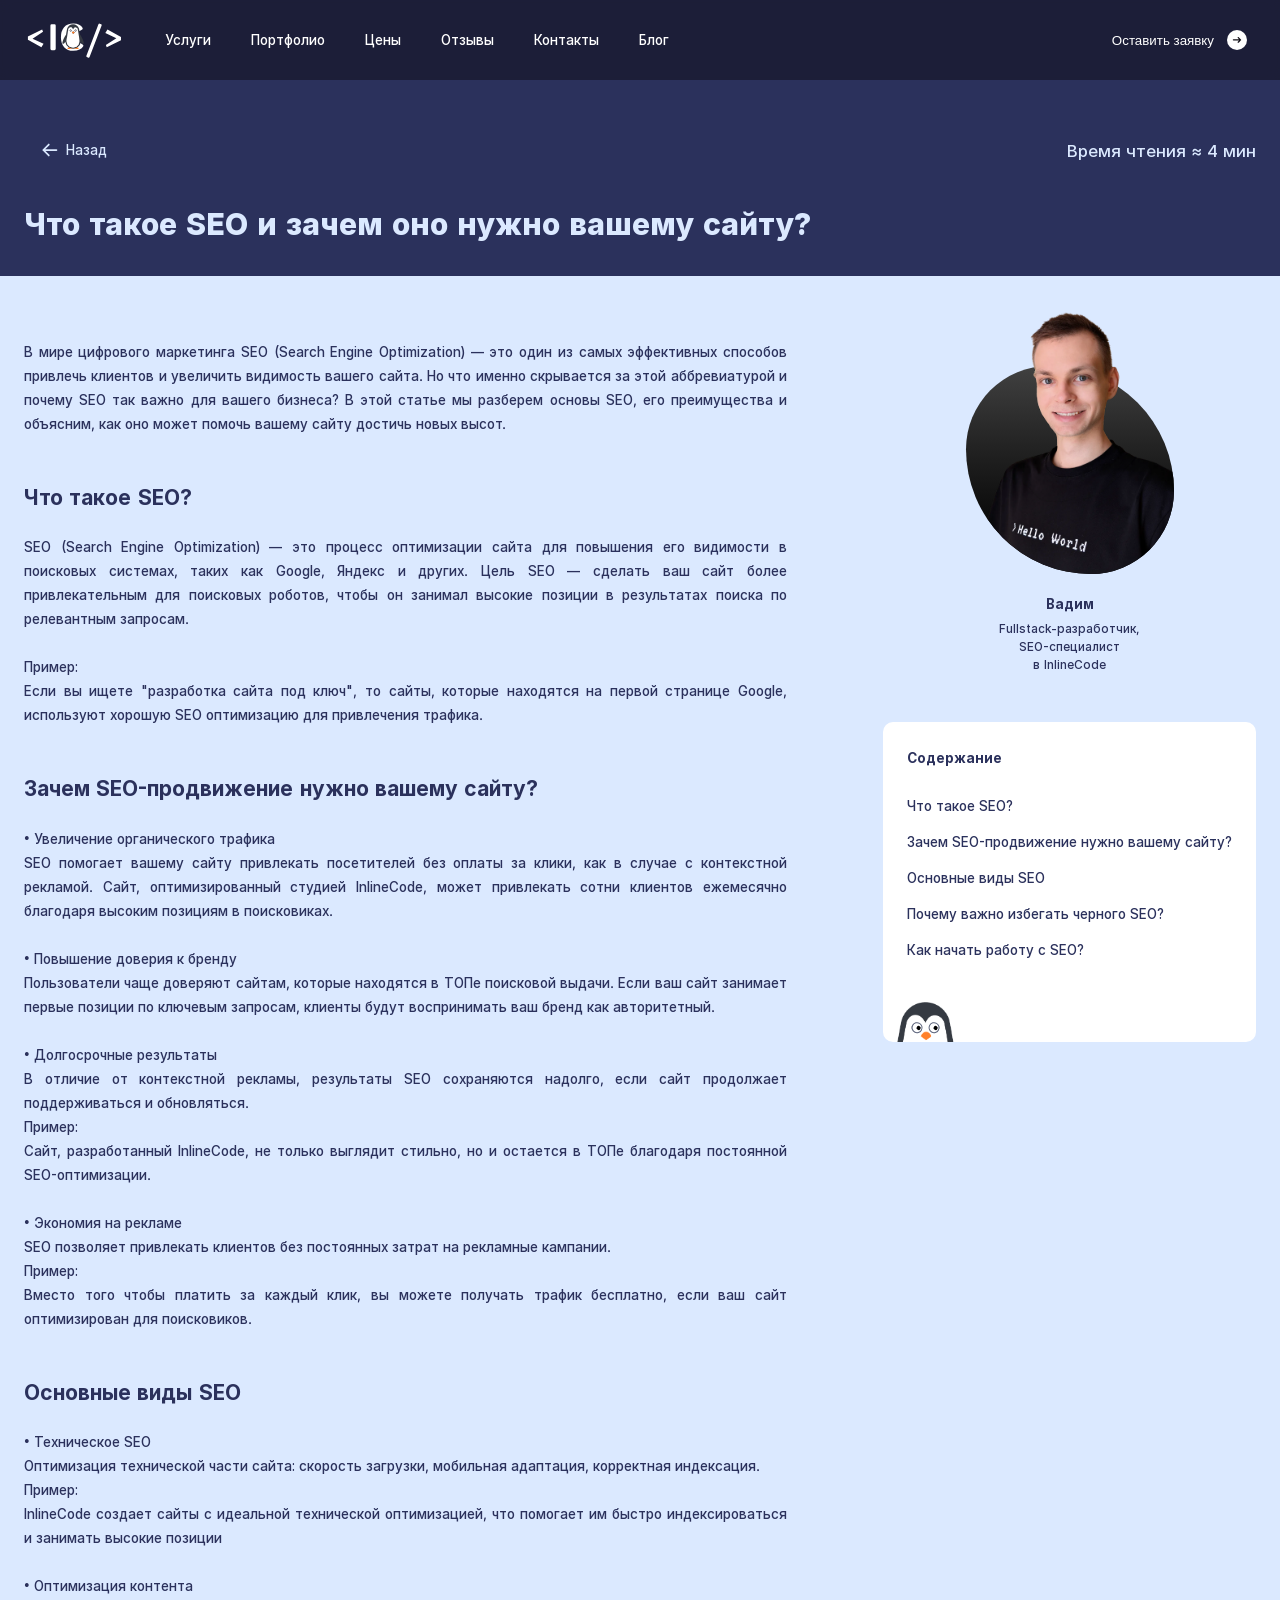
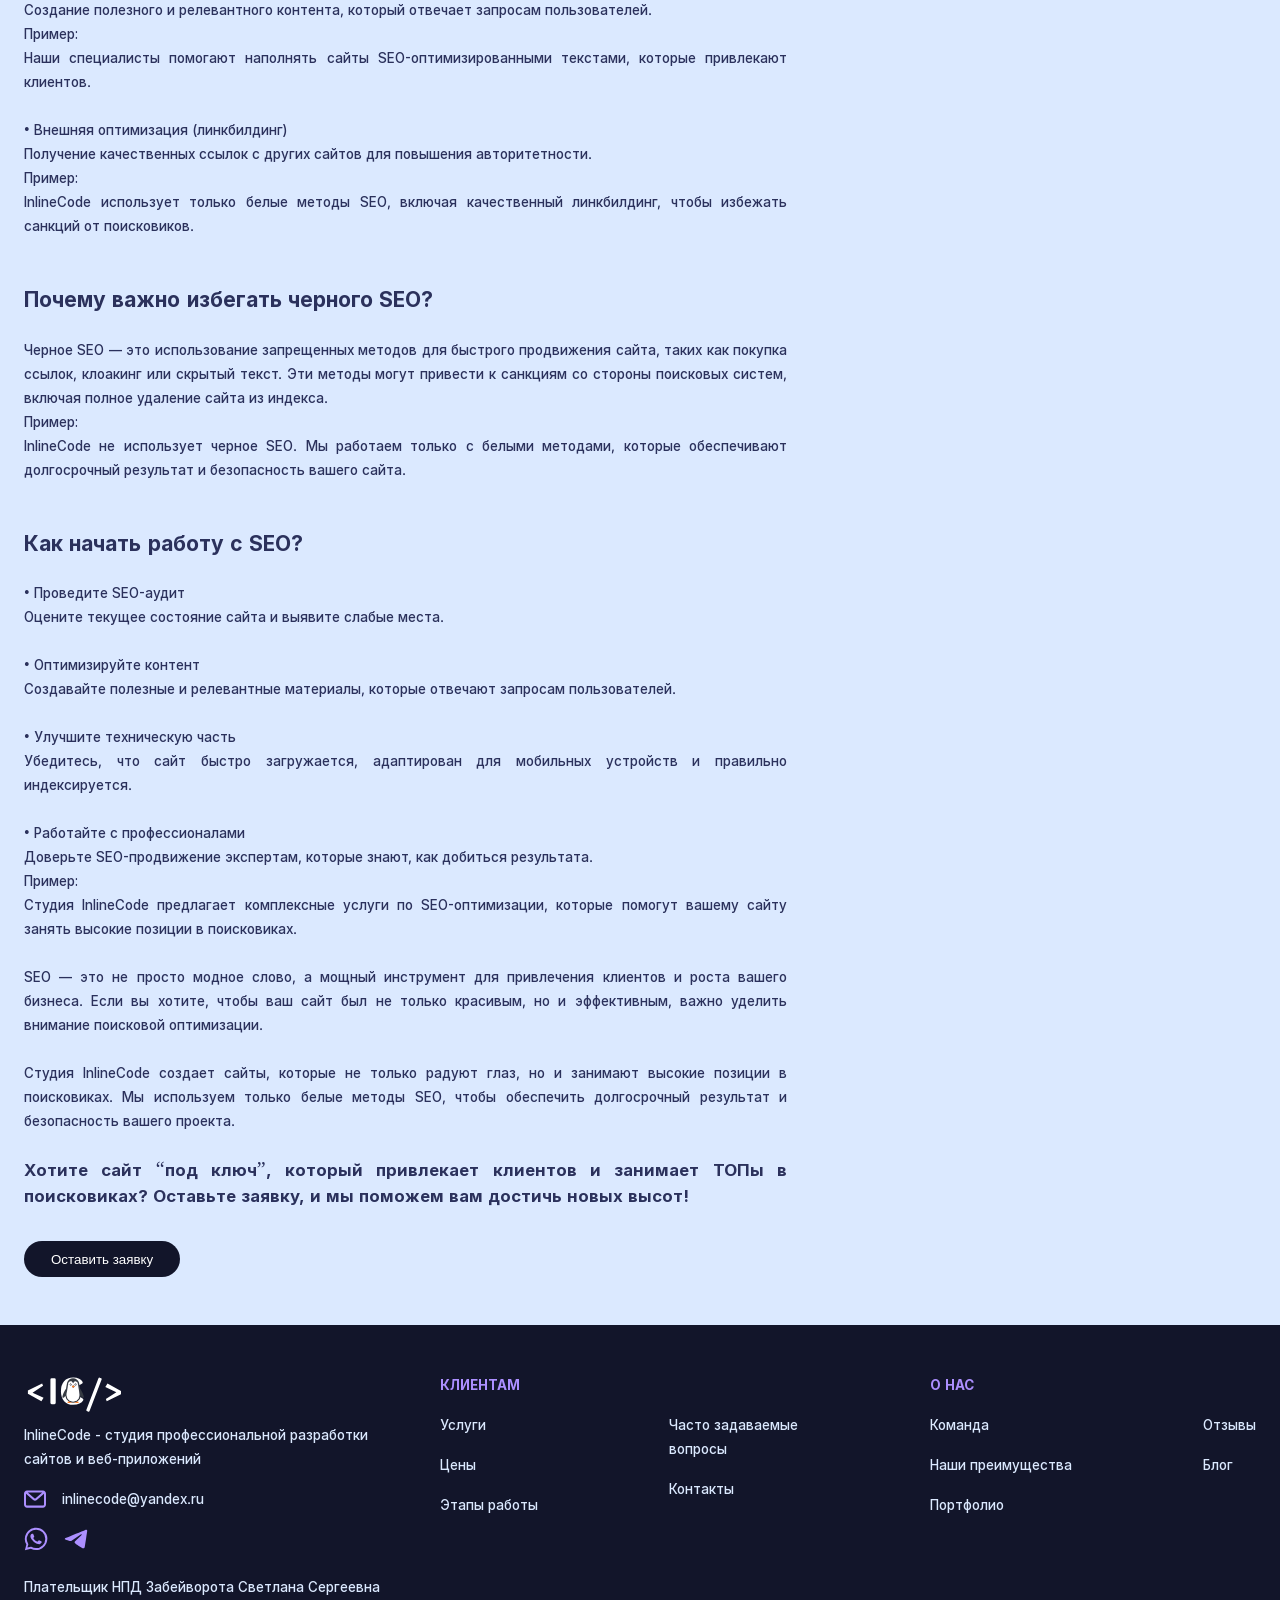
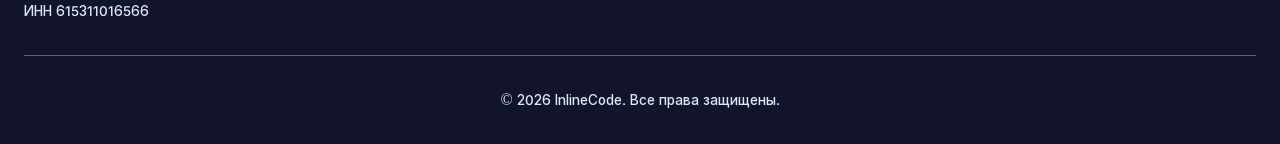
<file: blog/why-do-you-need-seo/index.html>
<!doctype html><html class=Ua lang=ru><meta charset=UTF-8><meta name=viewport content="width=device-width"><meta name=color-scheme content="only light"><title>Что такое SEO и зачем оно нужно вашему сайту?</title><meta name=description content=" В мире цифрового маркетинга SEO (Search Engine Optimization) — это один из
      самых эффективных способов привлечь клиентов и увеличить видимость вашего
      сайта. Но что именно скрывается за этой аббревиатурой и почему SEO так
      важно для вашего бизнеса? В этой статье мы разберем основы SEO, его
      преимущества и объясним, как оно может помочь вашему сайту достичь новых
      высот."><link rel=icon href=/favicon.ico sizes=32x32><link rel=icon href=/favicon.png sizes=120x120 type=image/png><link rel=icon media="(prefers-color-scheme: light)" type=image/svg+xml href=/favicon.svg><link rel=icon media="(prefers-color-scheme: dark)" type=image/svg+xml href=/favicon-white.svg><script type=module src=/_astro/ClientRouter.astro_astro_type_script_index_0_lang.DW16d_zL.js></script><link rel=preload as=image imagesrcset="/_astro/InlineCodeVadim.BRdvjYT1_zsxxS.webp 640w,/_astro/InlineCodeVadim.BRdvjYT1_ZDbXKv.webp 1280w" media="(max-width: 48rem)"><link rel=preload as=image imagesrcset="/_astro/InlineCodeVadimCutted.D30QnWYr_Z1IPkOY.webp 640w,/_astro/InlineCodeVadimCutted.D30QnWYr_2eIPei.webp 1280w" media="(max-width: 48rem)"><link rel=preload href=/_astro/inter-500.B3_AxxX_.woff2 as=font type=font/woff2 crossorigin><link rel=preload href=/_astro/inter-800.CvjWqXut.woff2 as=font type=font/woff2 crossorigin><link rel=preload href=/_astro/inter-700.CiPg71xT.woff2 as=font type=font/woff2 crossorigin><link href=/_astro/global.BWoF3CnQ.css rel=stylesheet><meta name=astro-view-transitions-enabled content=true><meta name=astro-view-transitions-fallback content=animate><meta name=google-site-verification content=LvQRum0GHJ_vB7NYBADrHj_U7cCRwNQ1hW0VBRiqmSQ><meta name=yandex-verification content=292c5c5a62321f1e><style>.Ac[data-astro-cid-gm374vue]{border-radius:50% 40% 30% 50%/50% 30% 50% 40%;transition:border-radius 1s ease-out;animation:8s ease-in-out infinite alternate both morph,12s ease-in-out infinite alternate spin}.yc[data-astro-cid-gm374vue]{animation:12s ease-in-out infinite alternate-reverse spin}@keyframes morph{0%{border-radius:40% 60% 60% 40%/60% 30% 70% 40%}to{border-radius:40% 60%}}@keyframes spin{to{transform:rotate(1turn)}}#blog-main h2{scroll-margin-top:var(--header-height);font-family:var(--font-inter-700,Inter-700,arial-black-fallback-700,verdana-fallback-700);font-size:var(--text-24,clamp(1.26rem,1.146rem + .538vw,1.563rem));line-height:var(--tw-leading,var(--text-24--line-height,1.1))}#blog-main p{text-align:justify}#blog-main p+h2{margin-top:var(--spacing-28-48,clamp(1.75rem,1.3152rem + 2.1739vw,3rem))}#blog-main ul:not([data-no-space]){margin-block:var(--spacing-14-24,clamp(.875rem,.6576rem + 1.087vw,1.5rem))}#blog-main h2+p,#blog-main p+p{margin-top:var(--spacing-14-24,clamp(.875rem,.6576rem + 1.087vw,1.5rem))}.wa{aspect-ratio:1;width:13.5%;rotate:var(--eye-angle);border:1px solid var(--color-gray);background:#fff;border-radius:50%;position:absolute;top:20%}.wa.xa{left:var(--eye-left)}.wa.Aa{right:var(--eye-left)}.ya{background-color:var(--color-black);width:36%;height:36%;top:15%;left:25%}@media (pointer:coarse){:where(#spy-faq,#spy-price,#spy-blog-content)[data-animate]{transition:translate .3s linear;& .wa{transition:rotate .15s linear}}}#spy-faq:where([data-animate=true],[data-animate=visibility]){--eye-angle:-120deg;translate:0 50%}#spy-blog-content{--eye-angle:120deg;&:where([data-animate=true],[data-animate=visibility]){--eye-angle:180deg;translate:0 50%}}#spy-price[data-animate=true]{translate:0 -50%;& .wa{rotate:55deg}}#spy-price[data-animate=visibility]{translate:0 50%}.astro-route-announcer{clip:rect(0 0 0 0);clip-path:inset(50%);white-space:nowrap;width:1px;height:1px;position:absolute;top:0;left:0;overflow:hidden}</style><script type=module src=/_astro/page.DffPipBq.js></script><body class="Ua Va Wa Xa Ya g h"><header id=header class="E Ia bc fc oh ph"> <div class=e> <div class="J b g i qh"> <nav class=rh> <ul class="He sh th"> <li> <a href=/#services class="db eb nc uh vh"> Услуги </a> <li> <a href=/#portfolio class="db eb nc uh vh"> Портфолио </a> <li> <a href=/#prices class="db eb nc uh vh"> Цены </a> <li> <a href=/#reviews class="db eb nc uh vh"> Отзывы </a> <li> <a href=/#contacts class="db eb nc uh vh"> Контакты </a> <li> <a href=/blog/ class="db eb nc uh vh"> Блог </a> </li> </ul> </nav> <button aria-label="Открыть меню" id=menu-hamburger class="Ai Q g i j wh zi" data-hamburger=true> <svg id=menu-icon class="Xa k wi xg xi yg" viewBox="0 0 100 80"> <line x1=20 y1=20 x2=80 y2=20 stroke=currentColor stroke-width=8 stroke-linecap=round class="xg yg yi"/> <line x1=20 y1=40 x2=80 y2=40 stroke=currentColor stroke-width=8 stroke-linecap=round class="Hh yg"/> <line x1=20 y1=60 x2=80 y2=60 stroke=currentColor stroke-width=8 stroke-linecap=round class="xg yg yi"/> </svg> </button> <a href=/ aria-label="Домашняя страница"> <svg width=163 height=61 fill=none aria-hidden=true viewBox="0 0 163 61" class="_g ah c"><title>Логотип студии разработки сайтов под ключ InlineCode</title><path fill=#fff d="M28.08 42.32 6.3 30.2v-5.22l22.98-11.34 1.44 3.66-16.98 11.04 17.82 8.28zM44.677 47q-2.052 0-2.051-2.197V7.186q0-2.198 2.05-2.198h4.454q2.05 0 2.05 2.198v37.617Q51.18 47 49.13 47zm14.91-21.006q0-10.107 5.127-16.055 5.127-5.947 14.795-5.947 5.567 0 9.434 1.729 3.867 1.728 5.45 5.01 1.053 2.167-.352 2.93l-3.516 1.874q-1.845.996-3.047-1.113-.762-1.349-2.842-2.432-2.05-1.083-4.834-1.084-6.151 0-8.613 3.897-2.46 3.867-2.46 11.191t2.46 11.22q2.46 3.868 8.613 3.868 3.31 0 5.567-1.494 2.285-1.495 3.164-2.842 1.435-2.198 3.047-1.113l3.515 2.344q1.436.965.293 2.93-1.7 2.928-5.83 5.009-4.13 2.08-10.049 2.08-9.521 0-14.736-5.947-5.185-5.948-5.185-16.055m41.865 32.08q-1.377-.527-.733-2.168l19.453-50.683q.645-1.64 1.992-1.114l2.373.909q1.377.527.733 2.168l-19.453 50.683q-.645 1.641-1.992 1.113zM133.53 42.32l-1.44-3.66 16.98-11.04-17.82-8.28 3.48-5.7 21.78 12.12v5.22z"/><path fill=#353A42 d="M95.912 32.394c-1.694-5.435-3.937-8.799-5.342-10.526-.773-4.818-1.661-9.484-1.858-10.053C87.342 7.847 83.61 5 79.22 5c-4.597 0-8.473 3.122-9.67 7.383-.133.473-.955 4.873-1.69 9.498-1.407 1.731-3.642 5.092-5.333 10.513-2.129 6.829 2.788 3.717 4.17.77a12.73 12.73 0 0 0 5.65 9.513 12.4 12.4 0 0 0 6.873 2.07 12.4 12.4 0 0 0 6.873-2.07 12.73 12.73 0 0 0 5.65-9.514c1.382 2.948 6.298 6.06 4.17-.769M79.22 42.523c-5.722 0-10.377-4.709-10.377-10.496 0-3.764 2.448-17.853 2.827-19.056.746-2.367 2.95-3.48 5.053-2.46 1.582.767 2.497 2.873 2.497 2.873s.66-2.054 2.2-2.78c2.358-1.113 4.845.54 5.404 2.868.309 1.287 2.772 14.742 2.772 18.555 0 5.787-4.655 10.496-10.376 10.496"/><path fill=#FF802A d="M72.346 42.758c-1.116.086-2.104.625-2.043 2.242h17.833c.061-1.617-.926-2.156-2.043-2.242a12.4 12.4 0 0 1-6.873 2.07 12.4 12.4 0 0 1-6.874-2.07"/><path fill=#fff d="M81.42 10.604c-1.54.726-2.2 2.78-2.2 2.78s-.915-2.105-2.497-2.873c-2.103-1.02-4.307.093-5.054 2.46-.379 1.204-2.826 15.292-2.826 19.056 0 5.787 4.655 10.496 10.376 10.496s10.376-4.708 10.376-10.496c0-3.813-2.463-17.267-2.772-18.554-.559-2.33-3.045-3.981-5.403-2.87m-1.926 6.316c1.54 0 2.127 1.842 2.127 1.842l-2.127 1.559-2.127-1.559s.587-1.842 2.127-1.842m-5.526-2.067a1.396 1.396 0 0 1 1.683-1.046c.75.18 1.214.942 1.035 1.702a1.395 1.395 0 0 1-1.682 1.046 1.413 1.413 0 0 1-1.036-1.702m9.467 1.702a1.396 1.396 0 0 1-1.682-1.046 1.41 1.41 0 0 1 1.035-1.702 1.395 1.395 0 0 1 1.682 1.046 1.414 1.414 0 0 1-1.035 1.702"/><path fill=#FF802A d="M81.622 18.762s-.588-1.842-2.128-1.842-2.127 1.842-2.127 1.842l2.127 1.559z"/><path fill=#fff stroke=#353A42 stroke-width=.5 d="M76.486 15.238a1.31 1.31 0 0 1-1.301 1.32 1.31 1.31 0 0 1-1.302-1.32c0-.731.585-1.32 1.302-1.32a1.31 1.31 0 0 1 1.301 1.32Zm8.071 0a1.31 1.31 0 0 1-1.302 1.32 1.31 1.31 0 0 1-1.302-1.32c0-.731.586-1.32 1.302-1.32a1.31 1.31 0 0 1 1.302 1.32Z"/><ellipse cx=75.495 cy=15.238 fill=#353A42 rx=.31 ry=.314 /><ellipse cx=83.565 cy=15.238 fill=#353A42 rx=.31 ry=.314 /></svg> </a> <button target=modal-contact-form class="Q Tc Wc Xa Xc Yc Zc _c ad bd cd g i nc xh"> Оставить заявку <div class="g i j na nc sb"> <svg fill=none aria-hidden=true viewBox="0 0 13 9" height=0.4375em><path stroke=#0F0C14 stroke-linecap=round stroke-linejoin=round stroke-width=2 d="M1 4.403h10.889M8.45 1l3.439 3.5L8.45 8"/></svg> </div> </button> </div> </div> </header> <script>!function(){let e=window.matchMedia("(max-width: 64rem)");function s(){let s,a,i;e.matches&&(a=document.querySelector("header"),i=document.querySelector("[data-hamburger]"),i?.addEventListener("click",()=>{if(s||(a?.insertAdjacentHTML("afterend",'<aside class="Md Ig yh bc cc zh oh Ah fc Bh Oa Ch" data-sidebar tabindex="-1"> <div class="e"> <nav> <ul class="Kb Dh g h"> <li style="--delay:0ms" class="_a Eh Fh jc k g i Gh ke Hh sg Ih Jh"> <svg aria-hidden="true" width="1.7em" height="1.7em"> <use href="/icons.svg#sidebar-service-icon"></use> </svg> <a href="/#services"> <span class="z cc"></span> Услуги </a> </li><li style="--delay:50ms" class="_a Eh Fh jc k g i Gh ke Hh sg Ih Jh"> <svg aria-hidden="true" width="1.7em" height="1.7em"> <use href="/icons.svg#sidebar-portfolio-icon"></use> </svg> <a href="/#portfolio"> <span class="z cc"></span> Портфолио </a> </li><li style="--delay:100ms" class="_a Eh Fh jc k g i Gh ke Hh sg Ih Jh"> <svg aria-hidden="true" width="1.7em" height="1.7em"> <use href="/icons.svg#sidebar-price-icon"></use> </svg> <a href="/#prices"> <span class="z cc"></span> Цены </a> </li><li style="--delay:150ms" class="_a Eh Fh jc k g i Gh ke Hh sg Ih Jh"> <svg aria-hidden="true" width="1.7em" height="1.7em"> <use href="/icons.svg#sidebar-reviews-icon"></use> </svg> <a href="/#reviews"> <span class="z cc"></span> Отзывы </a> </li><li style="--delay:200ms" class="_a Eh Fh jc k g i Gh ke Hh sg Ih Jh"> <svg aria-hidden="true" width="1.7em" height="1.7em" class="Tb"> <use href="/icons.svg#sidebar-contacts-icon"></use> </svg> <a href="/#contacts"> <span class="z cc"></span> Контакты </a> </li><li style="--delay:250ms" class="_a Eh Fh jc k g i Gh ke Hh sg Ih Jh"> <svg aria-hidden="true" width="1.7em" height="1.7em"> <use href="/icons.svg#sidebar-blog-icon"></use> </svg> <a href="/blog"> <span class="z cc"></span> Блог </a> </li> </ul> </nav> </div> </aside>'),(s=document.querySelector("aside")).addEventListener("click",e=>{e.target?.closest("a")&&i.click()})),i.classList.toggle("open"),s.dataset.active){delete s.dataset.active,delete document.body.dataset.lock;return}document.body.dataset.lock="true",s.dataset.active="true"}))}s(),document.addEventListener("astro:after-swap",s),e.addEventListener("change",s)}()</script> <div class="a b c"></div> <main id=blog-main class="d v"> <div class=a> <div class=e> <div class="_a ab bb g i"> <a href=/blog/ class="I M Q R cb db eb g i ka r"> <svg width=1.125em height=1em fill=none aria-hidden=true viewBox="0 0 18 16" class=aa><path stroke=currentColor stroke-linecap=round stroke-linejoin=round stroke-width=2 d="M1.5 8h15m-15 0 6.25-6.25M1.5 8l6.25 6.25"/></svg> Назад </a> <div class="I u">Время чтения ≈ 4 мин</div> </div> <h1 class="I fb gb hb">Что такое SEO и зачем оно нужно вашему сайту?</h1> </div> </div> <div class=y> <div class=e> <div class="K W ib jb kb lb"> <div> <div> <p> В мире цифрового маркетинга SEO (Search Engine Optimization) — это один из самых эффективных способов привлечь клиентов и увеличить видимость вашего сайта. Но что именно скрывается за этой аббревиатурой и почему SEO так важно для вашего бизнеса? В этой статье мы разберем основы SEO, его преимущества и объясним, как оно может помочь вашему сайту достичь новых высот. </p> <h2 id=1>Что такое SEO?</h2> <p> SEO (Search Engine Optimization) — это процесс оптимизации сайта для повышения его видимости в поисковых системах, таких как Google, Яндекс и других. Цель SEO — сделать ваш сайт более привлекательным для поисковых роботов, чтобы он занимал высокие позиции в результатах поиска по релевантным запросам. </p> <p> Пример:<br> Если вы ищете "разработка сайта под ключ", то сайты, которые находятся на первой странице Google, используют хорошую SEO оптимизацию для привлечения трафика. </p> <h2 id=2>Зачем SEO-продвижение нужно вашему сайту?</h2> <p> <span>• Увеличение органического трафика</span><br> SEO помогает вашему сайту привлекать посетителей без оплаты за клики, как в случае с контекстной рекламой. Сайт, оптимизированный студией InlineCode, может привлекать сотни клиентов ежемесячно благодаря высоким позициям в поисковиках. </p> <p> <span>• Повышение доверия к бренду</span><br> Пользователи чаще доверяют сайтам, которые находятся в ТОПе поисковой выдачи. Если ваш сайт занимает первые позиции по ключевым запросам, клиенты будут воспринимать ваш бренд как авторитетный. </p> <p> <span>• Долгосрочные результаты</span><br> В отличие от контекстной рекламы, результаты SEO сохраняются надолго, если сайт продолжает поддерживаться и обновляться.<br> Пример:<br> Сайт, разработанный InlineCode, не только выглядит стильно, но и остается в ТОПе благодаря постоянной SEO-оптимизации. </p> <p> <span>• Экономия на рекламе</span><br> SEO позволяет привлекать клиентов без постоянных затрат на рекламные кампании.<br> Пример:<br> Вместо того чтобы платить за каждый клик, вы можете получать трафик бесплатно, если ваш сайт оптимизирован для поисковиков. </p> <h2 id=3>Основные виды SEO</h2> <p> <span>• Техническое SEO</span><br> Оптимизация технической части сайта: скорость загрузки, мобильная адаптация, корректная индексация.<br> Пример:<br> InlineCode создает сайты с идеальной технической оптимизацией, что помогает им быстро индексироваться и занимать высокие позиции </p> <p> <span>• Оптимизация контента</span><br> Создание полезного и релевантного контента, который отвечает запросам пользователей.<br> Пример:<br> Наши специалисты помогают наполнять сайты SEO-оптимизированными текстами, которые привлекают клиентов. </p> <p> <span>• Внешняя оптимизация (линкбилдинг)</span><br> Получение качественных ссылок с других сайтов для повышения авторитетности.<br> Пример:<br> InlineCode использует только белые методы SEO, включая качественный линкбилдинг, чтобы избежать санкций от поисковиков. </p> <h2 id=4>Почему важно избегать черного SEO?</h2> <p> Черное SEO — это использование запрещенных методов для быстрого продвижения сайта, таких как покупка ссылок, клоакинг или скрытый текст. Эти методы могут привести к санкциям со стороны поисковых систем, включая полное удаление сайта из индекса.<br> Пример:<br> InlineCode не использует черное SEO. Мы работаем только с белыми методами, которые обеспечивают долгосрочный результат и безопасность вашего сайта. </p> <h2 id=5>Как начать работу с SEO?</h2> <p> <span>• Проведите SEO-аудит</span><br> Оцените текущее состояние сайта и выявите слабые места. </p> <p> <span>• Оптимизируйте контент</span><br> Создавайте полезные и релевантные материалы, которые отвечают запросам пользователей. </p> <p> <span>• Улучшите техническую часть</span><br> Убедитесь, что сайт быстро загружается, адаптирован для мобильных устройств и правильно индексируется. </p> <p> <span>• Работайте с профессионалами</span><br> Доверьте SEO-продвижение экспертам, которые знают, как добиться результата.<br> Пример:<br> Студия InlineCode предлагает комплексные услуги по SEO-оптимизации, которые помогут вашему сайту занять высокие позиции в поисковиках. </p> <p> SEO — это не просто модное слово, а мощный инструмент для привлечения клиентов и роста вашего бизнеса. Если вы хотите, чтобы ваш сайт был не только красивым, но и эффективным, важно уделить внимание поисковой оптимизации. </p> <p> Студия InlineCode создает сайты, которые не только радуют глаз, но и занимают высокие позиции в поисковиках. Мы используем только белые методы SEO, чтобы обеспечить долгосрочный результат и безопасность вашего проекта. </p> <p class="t u"> Хотите сайт “под ключ”, который привлекает клиентов и занимает ТОПы в поисковиках? Оставьте заявку, и мы поможем вам достичь новых высот! </p> </div> <button class="Q R S T Va Xa id jd ka kd la mb nc" target=modal-contact-form> Оставить заявку </button> </div> <div class="J L g j nb ob pb qb rb"> <div> <div class="g i j k wc xc" data-astro-cid-gm374vue> <div class="Ac Bc Cc Dc Ec Fc W Za ec sb" data-astro-cid-gm374vue> <div class="wc xc yc" data-astro-cid-gm374vue> <img srcset="/_astro/InlineCodeVadim.BRdvjYT1_zsxxS.webp 640w,/_astro/InlineCodeVadim.BRdvjYT1_ZDbXKv.webp 1280w" loading=eager decoding=async fetchpriority=auto width=1620 height=1900 class=ub alt="InlineCode разработчик"> </div> </div> <div class="cc z" data-astro-cid-gm374vue> <img srcset="/_astro/InlineCodeVadimCutted.D30QnWYr_Z1IPkOY.webp 640w,/_astro/InlineCodeVadimCutted.D30QnWYr_2eIPei.webp 1280w" loading=eager decoding=async fetchpriority=auto width=1620 height=1900 class=ub alt="InlineCode разработчик"> </div> </div> <div class=wb> <div class="p t"> Вадим </div> <div class="aa p xb"> Fullstack-разработчик, <br> SEO-специалист <br>в InlineCode </div> </div> </div> <div class="E d yb zb"> <div class="Ab Bb Cb Db E Eb Fb Za k ma na"> <div class="Gb t">Содержание</div> <ul id=contentListWrapper class="Hb Ib g h" role=list> <li data-id=1 class="Jb Q"> Что такое SEO? <li data-id=2 class="Jb Q"> Зачем SEO-продвижение нужно вашему сайту? <li data-id=3 class="Jb Q"> Основные виды SEO <li data-id=4 class="Jb Q"> Почему важно избегать черного SEO? <li data-id=5 class="Jb Q"> Как начать работу с SEO? </li> </ul> <div class="A B Ka z"> <div data-pen-spy id=spy-blog-content class="Ba Ca Da Ea Fa Ga Ha Qa Ra Sa Ta"> <div class="wa xa"> <div class="ya z za"></div> </div> <div class="Aa wa"> <div class="ya z za"></div> </div> </div> </div> <script type=module>document.addEventListener("astro:page-load",()=>{let e=window.matchMedia("(pointer: coarse)").matches,t=window.matchMedia("(min-width:48rem)"),a=document.querySelectorAll("[data-pen-spy]"),i,n={},r=t.matches,s=e=>{let t=e.getBoundingClientRect(),a=t.left+window.scrollX+t.width/2,i=t.top+window.scrollY+t.height/2;n[e.id]=[a,i]},d=()=>a.forEach(s),l=new IntersectionObserver(e=>{e.forEach(e=>{let t=e.target.firstElementChild;"spy-blog-content"===t.id&&r?e.isIntersecting?i=setInterval(()=>{s(t)},500):clearInterval(i):e.isIntersecting&&(t.dataset.animate="visibility",setTimeout(()=>{t.dataset.animate="false"},250))})},{threshold:.5});a.forEach(t=>{let a=t.parentElement;("spy-price"!==t.id||e)&&a&&l.observe(a)}),e||(d(),window.addEventListener("mousemove",e=>{let t=e.pageY,i=e.pageX;Array.from(a).slice(0,1).forEach(e=>{let[a,r]=n[e.id],s=-(180/Math.PI*Math.atan2(i-a,t-r)*1)+180;e.style.setProperty("--eye-angle",s+"deg")})}),window.addEventListener("resize",d)),e&&a.forEach(e=>{e.addEventListener("click",t=>{e.dataset.animate=["true","visibility"].includes(e.dataset.animate)?"false":"true"}),e.addEventListener("transitionend",t=>{"translate"===t.propertyName&&(e.dataset.animate="false")})}),t.addEventListener("change",e=>{r=e.matches})})</script> </div> </div> </div> </div> </div> </div> </main> <footer class="I ab" aria-labelledby=footer-heading> <h2 id=footer-heading class=Kc>Footer</h2> <div class=e> <div class="Ef J Qf g h"> <div class=Zg> <a href=/ aria-label="Домашняя страница"><svg width=163 height=61 fill=none aria-hidden=true viewBox="0 0 163 61" class="_g ah c"><title>Логотип студии разработки сайтов под ключ InlineCode</title><path fill=#fff d="M28.08 42.32 6.3 30.2v-5.22l22.98-11.34 1.44 3.66-16.98 11.04 17.82 8.28zM44.677 47q-2.052 0-2.051-2.197V7.186q0-2.198 2.05-2.198h4.454q2.05 0 2.05 2.198v37.617Q51.18 47 49.13 47zm14.91-21.006q0-10.107 5.127-16.055 5.127-5.947 14.795-5.947 5.567 0 9.434 1.729 3.867 1.728 5.45 5.01 1.053 2.167-.352 2.93l-3.516 1.874q-1.845.996-3.047-1.113-.762-1.349-2.842-2.432-2.05-1.083-4.834-1.084-6.151 0-8.613 3.897-2.46 3.867-2.46 11.191t2.46 11.22q2.46 3.868 8.613 3.868 3.31 0 5.567-1.494 2.285-1.495 3.164-2.842 1.435-2.198 3.047-1.113l3.515 2.344q1.436.965.293 2.93-1.7 2.928-5.83 5.009-4.13 2.08-10.049 2.08-9.521 0-14.736-5.947-5.185-5.948-5.185-16.055m41.865 32.08q-1.377-.527-.733-2.168l19.453-50.683q.645-1.64 1.992-1.114l2.373.909q1.377.527.733 2.168l-19.453 50.683q-.645 1.641-1.992 1.113zM133.53 42.32l-1.44-3.66 16.98-11.04-17.82-8.28 3.48-5.7 21.78 12.12v5.22z"/><path fill=#353A42 d="M95.912 32.394c-1.694-5.435-3.937-8.799-5.342-10.526-.773-4.818-1.661-9.484-1.858-10.053C87.342 7.847 83.61 5 79.22 5c-4.597 0-8.473 3.122-9.67 7.383-.133.473-.955 4.873-1.69 9.498-1.407 1.731-3.642 5.092-5.333 10.513-2.129 6.829 2.788 3.717 4.17.77a12.73 12.73 0 0 0 5.65 9.513 12.4 12.4 0 0 0 6.873 2.07 12.4 12.4 0 0 0 6.873-2.07 12.73 12.73 0 0 0 5.65-9.514c1.382 2.948 6.298 6.06 4.17-.769M79.22 42.523c-5.722 0-10.377-4.709-10.377-10.496 0-3.764 2.448-17.853 2.827-19.056.746-2.367 2.95-3.48 5.053-2.46 1.582.767 2.497 2.873 2.497 2.873s.66-2.054 2.2-2.78c2.358-1.113 4.845.54 5.404 2.868.309 1.287 2.772 14.742 2.772 18.555 0 5.787-4.655 10.496-10.376 10.496"/><path fill=#FF802A d="M72.346 42.758c-1.116.086-2.104.625-2.043 2.242h17.833c.061-1.617-.926-2.156-2.043-2.242a12.4 12.4 0 0 1-6.873 2.07 12.4 12.4 0 0 1-6.874-2.07"/><path fill=#fff d="M81.42 10.604c-1.54.726-2.2 2.78-2.2 2.78s-.915-2.105-2.497-2.873c-2.103-1.02-4.307.093-5.054 2.46-.379 1.204-2.826 15.292-2.826 19.056 0 5.787 4.655 10.496 10.376 10.496s10.376-4.708 10.376-10.496c0-3.813-2.463-17.267-2.772-18.554-.559-2.33-3.045-3.981-5.403-2.87m-1.926 6.316c1.54 0 2.127 1.842 2.127 1.842l-2.127 1.559-2.127-1.559s.587-1.842 2.127-1.842m-5.526-2.067a1.396 1.396 0 0 1 1.683-1.046c.75.18 1.214.942 1.035 1.702a1.395 1.395 0 0 1-1.682 1.046 1.413 1.413 0 0 1-1.036-1.702m9.467 1.702a1.396 1.396 0 0 1-1.682-1.046 1.41 1.41 0 0 1 1.035-1.702 1.395 1.395 0 0 1 1.682 1.046 1.414 1.414 0 0 1-1.035 1.702"/><path fill=#FF802A d="M81.622 18.762s-.588-1.842-2.128-1.842-2.127 1.842-2.127 1.842l2.127 1.559z"/><path fill=#fff stroke=#353A42 stroke-width=.5 d="M76.486 15.238a1.31 1.31 0 0 1-1.301 1.32 1.31 1.31 0 0 1-1.302-1.32c0-.731.585-1.32 1.302-1.32a1.31 1.31 0 0 1 1.301 1.32Zm8.071 0a1.31 1.31 0 0 1-1.302 1.32 1.31 1.31 0 0 1-1.302-1.32c0-.731.586-1.32 1.302-1.32a1.31 1.31 0 0 1 1.302 1.32Z"/><ellipse cx=75.495 cy=15.238 fill=#353A42 rx=.31 ry=.314 /><ellipse cx=83.565 cy=15.238 fill=#353A42 rx=.31 ry=.314 /></svg></a> <p class="I bh"> InlineCode - студия профессиональной разработки сайтов и веб-приложений </p> <div class="F _a g i ja k"> <svg width=1.375em height=1.125em fill=none aria-hidden=true viewBox="0 0 22 18" class="Nc c"><path fill=#AC8FFF fill-rule=evenodd d="M19 .466c1.657 0 3 1.444 3 3.224v10.75c0 1.78-1.343 3.224-3 3.224H3c-1.657 0-3-1.444-3-3.225V3.69C0 1.91 1.343.466 3 .466zm-.747 2.15H3.747l6.633 5.628a.946.946 0 0 0 1.24 0zM2 3.872v10.567c0 .594.448 1.075 1 1.075h16c.552 0 1-.481 1-1.075V3.872l-7.141 6.06a2.84 2.84 0 0 1-3.718 0z" clip-rule=evenodd /></svg> <a class=Mc href=mailto:inlinecode@yandex.ru><span class="cc z"></span>inlinecode@yandex.ru</a> </div> <div class="F _a g"> <a target=_blank href="https://wa.me/79515227332?text=Здравствуйте! Хотел бы заказать у вас сайт. Когда можно обсудить детали?" rel=nofollow aria-label="Заказ сайта в Telegram"> <svg width=1.5em height=1.5em fill=none aria-hidden=true viewBox="0 0 24 24" class=Tb><g fill=currentColor clip-path=url(#a)><path d="M17.13 14.196c-.285-.134-1.65-.807-1.905-.912s-.435-.135-.63.15c-.195.284-.72.897-.885 1.092-.165.194-.315.209-.6 0a7.7 7.7 0 0 1-2.235-1.377 7.9 7.9 0 0 1-1.5-1.93c-.165-.269 0-.418.12-.568s.27-.314.42-.479q.165-.214.27-.463a.57.57 0 0 0 0-.494c0-.135-.63-1.496-.87-2.05s-.45-.478-.615-.478h-.6a1.08 1.08 0 0 0-.75.344 3.14 3.14 0 0 0-.975 2.319A5.36 5.36 0 0 0 7.5 12.267a12.47 12.47 0 0 0 4.785 4.188c.66.284 1.17.449 1.575.584.569.171 1.17.207 1.755.104a2.9 2.9 0 0 0 1.89-1.316c.173-.416.23-.87.165-1.316-.075-.105-.255-.18-.54-.315"/><path d="M19.935 4.01A11.04 11.04 0 0 0 12 .747c-1.953.01-3.868.532-5.556 1.511a11.14 11.14 0 0 0-4.06 4.072 11.1 11.1 0 0 0 .001 11.097l-1.5 5.759 5.91-1.496a11.1 11.1 0 0 0 5.325 1.346H12c2.217.015 4.388-.63 6.236-1.85a11.14 11.14 0 0 0 4.141-5.005 11.1 11.1 0 0 0-2.442-12.173M12 21.122a9.2 9.2 0 0 1-4.725-1.302l-.33-.194-3.51.912.93-3.41-.21-.344A9.224 9.224 0 0 1 6.253 4.678a9.287 9.287 0 0 1 12.302.663 9.15 9.15 0 0 1 2.715 6.537 9.25 9.25 0 0 1-2.72 6.532A9.3 9.3 0 0 1 12 21.124"/></g><defs><clipPath id=a><path fill=#fff d="M0 0h24v23.934H0z"/></clipPath></defs></svg> </a> <a target=_blank href="https://t.me/InlineCode_chat?text=Здравствуйте! Хотел бы заказать у вас сайт. Когда можно обсудить детали?" rel=nofollow aria-label="Заказать создание сайта через WhatsApp"> <svg width=1.5em height=1.5em fill=none aria-hidden=true viewBox="0 0 24 24" class=Tb><path fill=currentColor d="M21.294 2.906C18.34 4.126 5.679 9.356 2.18 10.782c-2.346.913-.973 1.769-.973 1.769s2.003.685 3.72 1.198c1.717.514 2.632-.057 2.632-.057l8.07-5.421c2.86-1.94 2.174-.343 1.487.342a217 217 0 0 1-6.009 5.707c-.915.8-.457 1.484-.057 1.826 1.488 1.256 5.551 3.824 5.78 3.995 1.209.854 3.587 2.082 3.949-.513l1.43-8.96c.458-3.025.916-5.821.973-6.62.172-1.94-1.888-1.142-1.888-1.142"/></svg> </a> </div> <div class="Le q"> <p class=I> Плательщик НПД Забейворота Светлана Сергеевна </p> <div class=I>ИНН 615311016566</div> </div> </div> <div class="Ib L ch d dh eh fh g gh"> <div class="Fe _a g h jh kh lh mh nh"> <ul class="_a g h"> <li class="Tb t">КЛИЕНТАМ</li> <li> <a class=hh href=/#services> Услуги </a> <li> <a class=hh href=/#prices> Цены </a> <li> <a class=hh href=/#stages> Этапы работы </a> </li> </ul> <ul class="_a g h"> <li class="Cg He Je ih t"> КЛИЕНТАМ </li> <li> <a class=hh href=/#faq> Часто задаваемые <br> вопросы </a> <li> <a class=hh href=/#contacts> Контакты </a> </li> </ul> </div><div class="Fe _a g h jh kh lh"> <ul class="_a g h"> <li class="Tb t">О НАС</li> <li> <a class=hh href=/#team> Команда </a> <li> <a class=hh href=/#advantages> Наши преимущества </a> <li> <a class=hh href=/#portfolio> Портфолио </a> </li> </ul> <ul class="_a g h"> <li class="Cg He Je ih t"> О НАС </li> <li> <a class=hh href=/#reviews> Отзывы </a> <li> <a class=hh href=/blog/> Блог </a> </li> </ul> </div> </div> </div> <hr class=da> <p class="Ee I p"> © 2026 InlineCode. Все права защищены. </p> </div> </footer> <dialog class="Bi Ci Di E Ua fi i j" id=modal-contact-form tabindex=-1> <div class="E Ka e"> <div class="Ta Vc ha k"> <form id=form-modal-contact-form data-contact-form class="M Md oi pi y" novalidate> <div class="V W kg v"> <div data-group class=Md> <div class=k> <input id=modal-contact-form-name type=text name=name class="E Fh Oa R bi ci di ei fi gi ma" aria-required=true autocomplete=given-name> <label for=modal-contact-form-name class="Ia di eg hi ii t y z"> Имя* </label> <svg width=1.5em height=1.5em fill=none aria-hidden=true viewBox="0 0 24 24" class="eg ji re z"><path stroke=#2B315C stroke-linecap=round stroke-linejoin=round stroke-width=2 d="M5 21a7 7 0 1 1 14 0M16 7a4 4 0 1 1-8 0 4 4 0 0 1 8 0"/></svg> </div> <span role=alert class="He Uh Vh bh ki"> *Обязательное поле </span> </div><div data-group class=Md> <div class=k> <input id=modal-contact-form-email type=email name=email class="E Fh Oa R bi ci di ei fi gi ma" aria-required=false autocomplete=email inputmode=email> <label for=modal-contact-form-email class="Ia di eg hi ii t y z"> Email </label> <svg width=1.5em height=1.5em fill=none aria-hidden=true viewBox="0 0 24 24" class="eg ji re z"><path stroke=#1C274C stroke-width=1.5 d="M2 12c0-3.771 0-5.657 1.172-6.828S6.229 4 10 4h4c3.771 0 5.657 0 6.828 1.172S22 8.229 22 12s0 5.657-1.172 6.828S17.771 20 14 20h-4c-3.771 0-5.657 0-6.828-1.172S2 15.771 2 12Z"/><path stroke=#1C274C stroke-linecap=round stroke-width=1.5 d="m6 8 2.159 1.8c1.837 1.53 2.755 2.295 3.841 2.295s2.005-.765 3.841-2.296L18 8"/></svg> </div> <span role=alert class="He Uh Vh bh ki"> *Обязательное поле </span> </div><div data-group class=Md> <div class=k> <input id=modal-contact-form-mobile type=text name=mobile class="E Fh Oa R bi ci di ei fi gi ma" aria-required=true autocomplete=tel inputmode=tel> <label for=modal-contact-form-mobile class="Ia di eg hi ii t y z"> Телефон* </label> <svg width=1.5em height=1.688em fill=none aria-hidden=true viewBox="0 0 24 27" class="eg ji re z"><path fill=currentColor d="m15.094 16.04.514-.54-1.194-1.265-.513.539zm2.24-.765 2.154 1.236.809-1.568-2.156-1.236zm2.57 3.691-1.603 1.68 1.193 1.266 1.602-1.68zm-2.58 2.222c-1.635.16-5.867.017-10.449-4.787l-1.193 1.265c5 5.243 9.759 5.5 11.8 5.299zM6.875 16.4c-4.367-4.58-5.09-8.432-5.18-10.103L.004 6.4c.113 2.103 1.009 6.371 5.677 11.266zm1.552-7.353.323-.34-1.193-1.265-.324.34zm.58-4.664L7.586 2.38 6.231 3.45l1.422 2.004zm-6.206-2.44L1.03 3.801l1.192 1.265 1.77-1.857zM7.83 8.415a31 31 0 0 0-.598-.63l-.002.001-.003.004-.058.068a1.9 1.9 0 0 0-.27.498c-.115.322-.176.747-.099 1.274.151 1.029.824 2.389 2.546 4.194l1.193-1.265c-1.612-1.69-1.996-2.718-2.067-3.203-.034-.23.001-.344.011-.371q.01-.025.002-.007a.3.3 0 0 1-.036.046l-.01.011-.01.012c-.002 0-.002.001-.599-.632m1.516 5.41c1.722 1.806 3.018 2.509 3.996 2.667.5.08.902.016 1.208-.104a1.7 1.7 0 0 0 .473-.28l.064-.062.004-.003.001-.002c.001 0 .002-.002-.595-.634-.596-.633-.595-.634-.595-.635l.002-.001.003-.004.006-.006.054-.047q.016-.01-.008.002c-.028.01-.138.048-.36.012-.467-.075-1.449-.48-3.06-2.169zM7.586 2.38C6.435.76 4.173.504 2.8 1.944l1.193 1.265c.6-.628 1.665-.564 2.237.24zM1.693 6.298c-.022-.411.157-.842.53-1.232L1.03 3.801C.424 4.436-.053 5.336.005 6.4zM18.3 20.647c-.31.325-.642.508-.977.54l.157 1.778c.83-.082 1.508-.523 2.013-1.053zM8.75 8.709c1.11-1.165 1.192-3.007.257-4.325l-1.355 1.07c.455.64.388 1.482-.096 1.99zm10.737 7.802c.923.529 1.067 1.772.415 2.455l1.194 1.266c1.512-1.586 1.045-4.231-.8-5.29zm-3.88-1.01c.433-.455 1.13-.567 1.725-.226l.808-1.568c-1.222-.7-2.74-.507-3.727.528z"/></svg> </div> <span role=alert class="He Uh Vh bh ki"> *Обязательное поле </span> </div><div data-group> <div class=k> <input id=modal-contact-form-money type=text name=money class="E Fh Oa R bi ci di ei fi gi ma" aria-required=false autocomplete=off> <label for=modal-contact-form-money class="Ia di eg hi ii t y z"> Планируемый бюджет </label> <svg width=1.5em height=1.5em fill=none aria-hidden=true viewBox="0 0 24 24" class="eg ji re z"><path stroke=#2B315C stroke-width=1.5 d="M2 14c0-3.771 0-5.657 1.172-6.828S6.229 6 10 6h4c3.771 0 5.657 0 6.828 1.172S22 10.229 22 14s0 5.657-1.172 6.828S17.771 22 14 22h-4c-3.771 0-5.657 0-6.828-1.172S2 17.771 2 14Zm14-8c0-1.886 0-2.828-.586-3.414S13.886 2 12 2s-2.828 0-3.414.586S8 4.114 8 6"/><path stroke=#2B315C stroke-linecap=round stroke-width=1.5 d="M12 17.333c1.105 0 2-.746 2-1.666S13.105 14 12 14s-2-.746-2-1.667c0-.92.895-1.666 2-1.666m0 6.666c-1.105 0-2-.746-2-1.666m2 1.666V18m0-7.333V10m0 .667c1.105 0 2 .746 2 1.666"/></svg> </div> </div> </div> <div class="F k"> <label for=modal-contact-form-form-modal-contact-form class="Kh Sb k t v y">Расскажите о том, что вы хотите реализовать </label> <div class="E Fi Ii Ji Oa R bi fi ma"> <textarea class="E Ei Fi Gi Hi ag di ia" id=modal-contact-form-form-modal-contact-form name=message></textarea> </div> <script type=module>document.addEventListener("astro:page-load",()=>{document.querySelectorAll("textarea").forEach(e=>{e.addEventListener("input",()=>{let t=e.scrollHeight;e.style.height="auto",e.style.height=`${e.scrollHeight}px`,t>190?(e.style.maxHeight="190px",e.style.overflowY="scroll"):(e.style.overflowY="hidden",e.style.maxHeight="none")})})})</script> </div> <p class="Lh Mh bh da"> Заполняя данную форму вы соглашаетесь на обработку персональных данных “InlineCode” в соответствии с законом №152-Ф3 “О персональных данных” <a class=Dd href=/_astro/politica.D0fZ4gIV.pdf download rel=nofollow aria-label="Документ политики конфиденциальности">политика конфиденциальности.</a> </p> <div class="Xh ja k xh"> <img src=/_astro/pen-business.0-11Z_IM_14fn2z.webp alt="Оставить заявку для сайта под ключ" loading=lazy decoding=async fetchpriority=auto width=603 height=441 class="Xb li mi ni z"> <button type=submit class="Cc I Md Q S T W Yh a nc sc"> <span class="Zh qf rf">Отправить</span> <span class="He _h ai nc qf rf sb"></span> </button> </div> <script type=module src=/_astro/ContactForm.astro_astro_type_script_index_0_lang.y6fOp714.js></script> </form> <input form=form-modal-contact-form type=hidden name=smile value=:(> <div class="Ia Ja Q R _d eg g i j jc nc ti ui vi z" data-target-close=modal-contact-form> <svg width=14 height=14 fill=none aria-hidden=true viewBox="0 0 14 14" class="Ka si"><path fill=#DBE9FF d="m8.957 6.872 4.096-4.095c.596-.596.596-1.49 0-2.085-.223-.298-.596-.522-.968-.522a1.47 1.47 0 0 0-1.043.447l-4.17 4.17L2.777.692C2.18.096 1.213.096.69.692a1.3 1.3 0 0 0-.52 1.042c0 .447.148.745.446 1.043l4.096 4.095-4.096 4.096c-.223.298-.447.67-.447 1.117 0 .372.15.745.447 1.043s.67.447 1.043.447a1.47 1.47 0 0 0 1.042-.447l4.096-4.096 4.096 4.096c.595.595 1.563.595 2.085 0 .595-.596.595-1.564 0-2.085z"/></svg> </div> </div> </div> </dialog> <script type=module>document.addEventListener("astro:page-load",()=>{document.querySelectorAll("dialog").forEach(e=>{let t=document.querySelectorAll(`[target=${e.id}]`),d=document.querySelectorAll(`[data-target-close=${e.id}]`);e.addEventListener("click",t=>{t.target===e&&e.close()}),e.addEventListener("close",()=>{delete document.body.dataset.lock}),t.forEach(t=>{t.addEventListener("click",()=>{e.showModal(),document.body.dataset.lock="true"})}),d.forEach(t=>{t.addEventListener("click",()=>{e.close()})})})})</script> <script type=module>document.addEventListener("astro:page-load",()=>{document.querySelectorAll("[data-close]").forEach(e=>{let l=e.closest("[data-close-parent]");e.addEventListener("click",()=>{l&&(l.classList.remove("grid","flex","block","inline-block","table"),l.classList.add("hidden"))})})})</script> <script type=module>document.addEventListener("astro:page-load",()=>{let e,d,t=((e=document.createElement("div")).style.visibility="hidden",e.style.overflow="scroll",document.body.appendChild(e),d=e.offsetWidth-e.clientWidth,e.parentNode.removeChild(e),d);document.body.style.setProperty("--scrollbar-width",t+"px"),new ResizeObserver(e=>{document.body.dataset.lock&&document.body.scrollHeight>window.innerHeight?document.body.style.paddingRight=`${t}px`:document.body.style.paddingRight=""}).observe(document.body)})</script> <script type=module>document.addEventListener("astro:page-load",()=>{let e=document.getElementById("contentListWrapper");e?.addEventListener("click",e=>{let t=e.target;"LI"===t.nodeName&&document.getElementById(t.dataset.id)?.scrollIntoView()})})</script>
</file>
